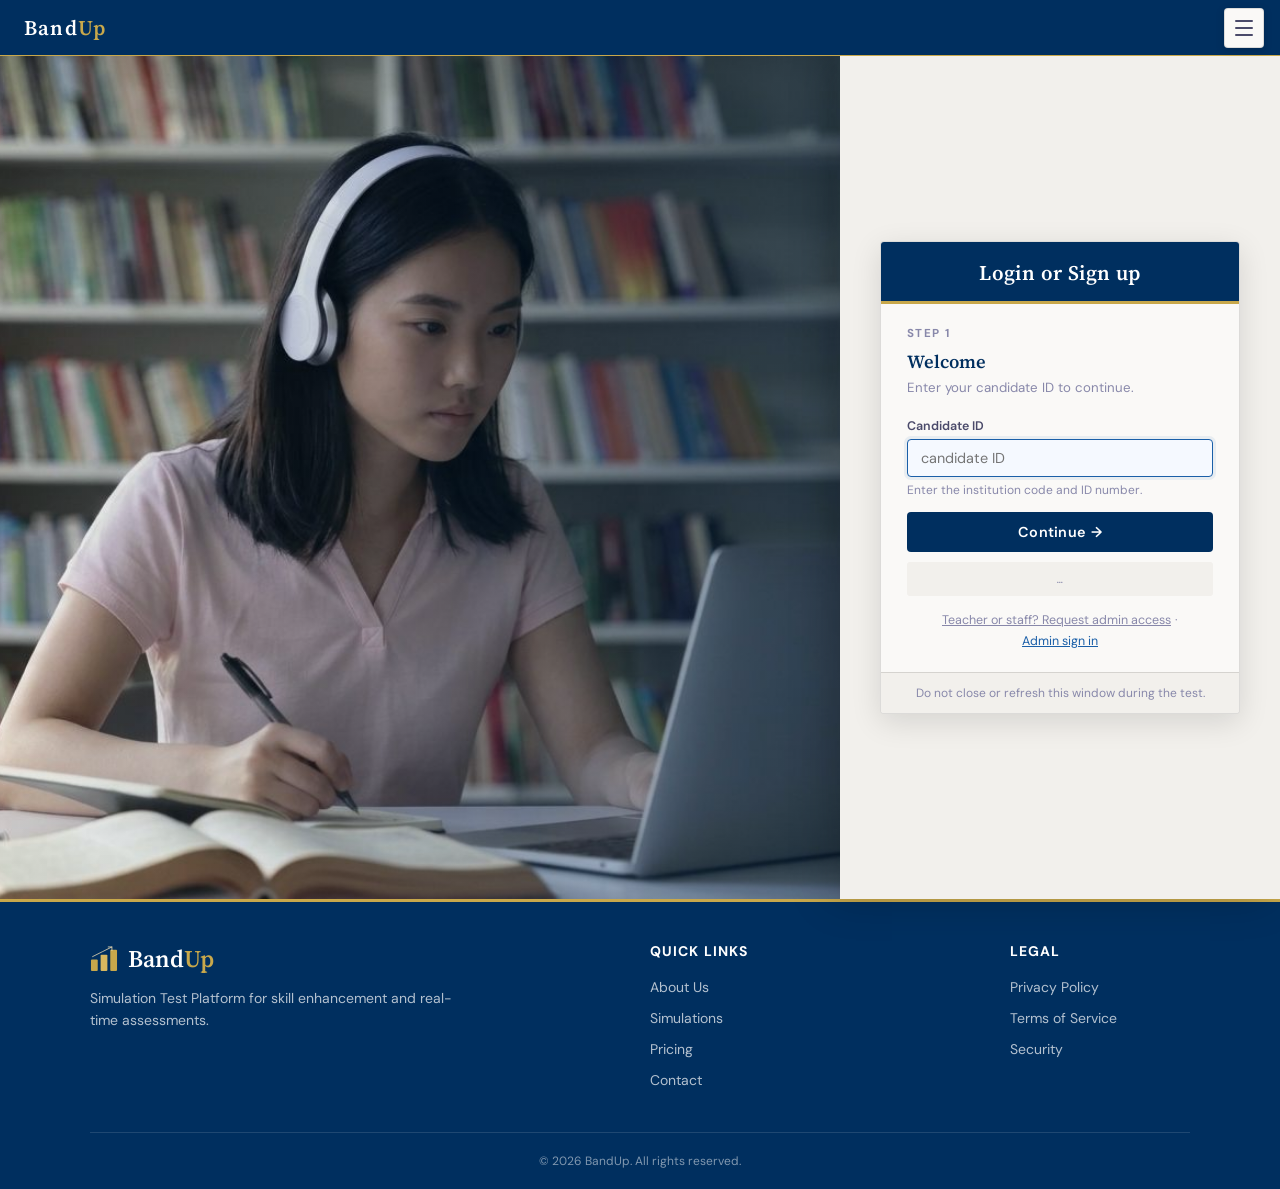
<file: index.html>
<!DOCTYPE html>
<html lang="en">
<head>
<meta charset="UTF-8">
<meta name="viewport" content="width=device-width, initial-scale=1.0">
<title>Sign In — BandUp</title>
<link rel="preconnect" href="https://fonts.googleapis.com">
<link href="https://fonts.googleapis.com/css2?family=Source+Serif+4:wght@300;400;600&family=DM+Sans:wght@400;500;600&display=swap" rel="stylesheet">
<style>
  *{box-sizing:border-box;margin:0;padding:0}
  html{font-size:100%;transition:font-size 0.08s linear}
  :root{
    --ink:#1a1a2e;--ink2:#4a4a6a;--ink3:#8888aa;
    --paper:#faf9f7;--paper2:#f2f0ec;--paper3:#e8e5df;
    --blue:#002f5f;--blue2:#1a5fa8;--gold:#c8a84b;
    --green:#2e7d4f;--red:#c0392b;--border:rgba(0,0,0,0.12);
    --input-bg:#fff;--input-bg-focus:#f5f9ff;
  }
  body.dark-mode{
    --ink:#e8e8f0;--ink2:#b8b8d0;--ink3:#8888aa;
    --paper:#1c1d2b;--paper2:#23243a;--paper3:#33344a;
    --blue:#1a5fa8;--blue2:#3a7fd8;--gold:#d8b85f;
    --green:#4caf6e;--red:#e05858;--border:rgba(255,255,255,0.12);
    --input-bg:#23243a;--input-bg-focus:#2a2c46;
  }

  /* STICKY HEADER */
  .hdr{position:sticky;top:0;z-index:50;background:var(--blue);color:#fff;height:56px;display:flex;align-items:center;justify-content:space-between;padding:0 24px;border-bottom:1px solid var(--gold)}
  .hdr-left{display:flex;align-items:center;gap:14px}
  .hdr-logo{display:flex;align-items:center;gap:10px;font-family:'Source Serif 4',serif;font-size:1.1rem;font-weight:600}
.hdr-name{font-family:'Source Serif 4',serif;font-size:1.3rem;font-weight:600;color:#fff;letter-spacing:0.06em}.hdr-name span{color:var(--gold)}

  /* BURGER MENU (accessibility settings) */
  .a11y-menu{position:fixed;top:8px;right:16px;z-index:60}
  .burger-btn{width:40px;height:40px;display:flex;flex-direction:column;align-items:center;justify-content:center;gap:5px;background:var(--paper);border:1px solid var(--border);border-radius:4px;cursor:pointer;box-shadow:0 2px 8px rgba(0,0,0,0.15)}
  .burger-btn:hover{background:var(--paper2)}
  .burger-btn span{display:block;width:18px;height:2px;background:var(--ink2);border-radius:2px;transition:transform 0.2s ease,opacity 0.2s ease}
  .burger-btn.open span:nth-child(1){transform:translateY(7px) rotate(45deg)}
  .burger-btn.open span:nth-child(2){opacity:0}
  .burger-btn.open span:nth-child(3){transform:translateY(-7px) rotate(-45deg)}
  .a11y-panel{position:absolute;top:48px;right:0;width:250px;background:var(--paper);border:1px solid var(--border);border-radius:4px;box-shadow:0 10px 30px rgba(0,0,0,0.25);padding:12px 14px;display:flex;flex-direction:column;gap:12px}
  .a11y-panel[hidden]{display:none}
  .a11y-row{display:flex;align-items:center;justify-content:space-between;gap:10px}
  .a11y-label{font-size:0.78rem;font-weight:600;color:var(--ink2)}
  .a11y-panel .fs-btn{background:var(--paper2);border:1px solid var(--border);color:var(--ink2)}
  .a11y-panel .fs-btn:hover{background:var(--paper3)}
  .font-size-ctrl{display:flex;gap:8px;align-items:center}
  .fs-icon{font-family:'DM Sans',sans-serif;font-weight:700;color:var(--ink2);line-height:1;user-select:none}
  .fs-icon-sm{font-size:0.68rem}
  .fs-icon-lg{font-size:1rem}
  .fs-slider{width:80px;height:4px;-webkit-appearance:none;appearance:none;background:var(--paper3);border-radius:2px;outline:none;cursor:pointer}
  .fs-slider::-webkit-slider-thumb{-webkit-appearance:none;appearance:none;width:14px;height:14px;border-radius:50%;background:var(--blue);cursor:pointer;border:2px solid #fff;box-shadow:0 1px 4px rgba(0,0,0,0.3)}
  .fs-slider::-moz-range-thumb{width:14px;height:14px;border-radius:50%;background:var(--blue);cursor:pointer;border:none;box-shadow:0 1px 4px rgba(0,0,0,0.3)}
  .fs-btn{padding:6px 12px;border-radius:3px;font-size:0.78rem;font-weight:700;cursor:pointer;font-family:'DM Sans',sans-serif;transition:all 0.15s;line-height:1}

  /* PAGE LAYOUT — picture left, login panel right */
  body{font-family:'DM Sans',sans-serif;margin:0;color:var(--ink);background:var(--paper);overflow-x:hidden}
  body.dark-mode{background-color:#15161f}

  .page{display:flex;min-height:calc(100vh - 57px)}
  .hero{
    flex:1;position:relative;
    background:url('img/login-page-img.jpg') center/cover no-repeat;
    background-color:var(--blue);
  }
  .hero::before{
    content:'';position:absolute;inset:0;pointer-events:none;
    background:linear-gradient(90deg,rgba(0,47,95,0.05) 0%,rgba(0,47,95,0.35) 100%);
  }

  .login-shell{
    position:relative;z-index:1;flex:0 0 440px;
    display:flex;align-items:center;justify-content:center;
    padding:24px;background:var(--paper2);
    box-shadow:-10px 0 40px rgba(0,0,0,0.2);
  }

  @media (max-width:800px){
    .page{flex-direction:column}
    .hero{display:none}
    .login-shell{flex:1 1 auto;box-shadow:none;padding:20px}
  }

  /* CARD (smaller) */
  .card{
    position:relative;width:100%;max-width:360px;min-height:0;
    max-height:calc(100vh - 57px - 48px);
    background:var(--paper);border:1px solid var(--border);border-radius:4px;
    box-shadow:0 8px 30px rgba(0,0,0,0.12);overflow:hidden;
    display:flex;flex-direction:column;
  }
  .card-header{background:var(--blue);padding:16px 26px 14px;text-align:center;border-bottom:3px solid var(--gold)}
  .brand-lockup{display:flex;align-items:center;justify-content:center;gap:10px;margin-bottom:4px}
  .card-logo-text{font-family:'Source Serif 4',serif;font-size:1.3rem;font-weight:600;color:#fff;letter-spacing:0.02em}
  .card-logo-text span{color:var(--gold)}
  .card-sub{font-size:0.7rem;color:rgba(255,255,255,0.55);letter-spacing:0.1em;text-transform:uppercase;font-weight:600}

  .card-body{padding:22px 26px;flex:1;overflow-y:auto;min-height:0}
  .step{animation:stepIn 0.32s cubic-bezier(0.16,1,0.3,1)}
  @keyframes stepIn{from{opacity:0;transform:translateY(10px) scale(0.99)}to{opacity:1;transform:translateY(0) scale(1)}}
  @keyframes popIn{from{opacity:0;transform:scale(0.96)}to{opacity:1;transform:scale(1)}}
  .card{animation:popIn 0.4s cubic-bezier(0.16,1,0.3,1)}

  .btn-primary{transition:transform 0.15s cubic-bezier(0.16,1,0.3,1),box-shadow 0.15s ease,background 0.15s ease}
  .btn-primary:hover{transform:translateY(-1px);box-shadow:0 6px 16px rgba(0,47,95,0.25)}
  .btn-primary:active{transform:translateY(0) scale(0.98)}
  .field input,.field select{transition:border-color 0.15s ease,box-shadow 0.15s ease,background-color 0.15s ease}
  .error-msg,.success-msg{transition:opacity 0.2s ease,transform 0.2s ease}
  .error-msg.show,.success-msg.show{animation:shake 0.35s ease}
  @keyframes shake{0%,100%{transform:translateX(0)}20%{transform:translateX(-4px)}40%{transform:translateX(4px)}60%{transform:translateX(-3px)}80%{transform:translateX(3px)}}
  .back-link{transition:transform 0.15s ease,color 0.15s ease}
  .back-link:hover{transform:translateX(-2px)}
  .spinner{transition:opacity 0.15s ease}

  body.no-animations, body.no-animations *, body.no-animations *::before, body.no-animations *::after{
    animation-duration:0.001s !important; animation-delay:0s !important;
    transition-duration:0.001s !important; transition-delay:0s !important;
  }

  .step-label{font-size:0.72rem;font-weight:700;letter-spacing:0.12em;text-transform:uppercase;color:var(--ink3);margin-bottom:8px}
  .step-title{font-family:'Source Serif 4',serif;font-size:1.15rem;font-weight:600;color:var(--blue);margin-bottom:4px}
  .step-desc{font-size:0.83rem;color:var(--ink3);margin-bottom:20px;line-height:1.5}
  .field{margin-bottom:14px}
  .field label{display:block;font-size:0.78rem;font-weight:600;color:var(--ink2);margin-bottom:5px}
  .field input,.field select{width:100%;padding:9px 13px;border:1px solid var(--paper3);border-radius:4px;font-family:'DM Sans',sans-serif;font-size:0.9rem;color:var(--ink);background:var(--input-bg,#fff)}
  .field input:focus,.field select:focus{outline:none;border-color:var(--blue2);background:var(--input-bg-focus,#f5f9ff);box-shadow:0 0 0 3px rgba(26,95,168,0.08)}
  .field input:disabled{background:var(--paper2);color:var(--ink3)}
  .field select{cursor:pointer}
  .row2{display:grid;grid-template-columns:1fr 1fr;gap:12px}
  .error-msg{font-size:0.78rem;color:var(--red);font-weight:600;margin-bottom:10px;display:none;padding:8px 12px;background:#fff5f5;border:1px solid #f5b8b8;border-radius:3px}
  .error-msg.show{display:block}
  .success-msg{font-size:0.78rem;color:var(--green);font-weight:600;margin-bottom:10px;display:none;padding:8px 12px;background:#f5fbf7;border:1px solid #a8dbb8;border-radius:3px}
  .success-msg.show{display:block}
  .btn-primary{width:100%;padding:11px;background:var(--blue);color:#fff;border:none;border-radius:4px;font-family:'DM Sans',sans-serif;font-size:0.9rem;font-weight:600;cursor:pointer;letter-spacing:0.02em;margin-top:6px;display:flex;align-items:center;justify-content:center;gap:8px}
  .btn-primary:hover{background:var(--blue2)}
  .btn-primary:disabled{background:var(--ink3);cursor:not-allowed;transform:none}
  .back-link{display:inline-flex;align-items:center;gap:6px;font-size:0.78rem;color:var(--ink3);cursor:pointer;margin-bottom:14px;background:none;border:none;font-family:'DM Sans',sans-serif;padding:0}
  .back-link:hover{color:var(--blue)}
  .back-link::before{content:'←'}
  .admin-badge{display:inline-block;margin-bottom:12px;background:rgba(200,168,75,0.12);border:1px solid rgba(200,168,75,0.35);color:#7a5f1a;border-radius:3px;padding:4px 12px;font-size:0.75rem;font-weight:700;letter-spacing:0.08em;text-transform:uppercase}
  .welcome-badge{background:#f0f5ff;border:1px solid #c0d0f0;border-radius:4px;padding:10px 14px;margin-bottom:16px;font-size:0.85rem;color:var(--blue)}
  .welcome-badge b{display:block;font-size:1rem;margin-bottom:2px}
  .footer-note{text-align:center;font-size:0.75rem;color:var(--ink3);padding:12px 26px;border-top:1px solid var(--border);background:var(--paper2)}
  .spinner{width:16px;height:16px;border:2px solid rgba(255,255,255,0.4);border-top-color:#fff;border-radius:50%;animation:spin 0.6s linear infinite;display:none}
  .spinner.show{display:block}
  @keyframes spin{to{transform:rotate(360deg)}}
  .pw-wrap{position:relative}
  .pw-toggle{position:absolute;right:12px;top:50%;transform:translateY(-50%);background:none;border:none;cursor:pointer;color:var(--ink3);font-size:0.8rem;padding:0}
  .pw-toggle:hover{color:var(--blue)}
  .pw-strength{height:3px;border-radius:2px;margin-top:5px;transition:all 0.3s;background:var(--paper3)}
  .pw-strength.weak{background:var(--red);width:33%}
  .pw-strength.fair{background:var(--gold);width:66%}
  .pw-strength.strong{background:var(--green);width:100%}
  .hidden{display:none!important}

  /* CONFIG WARNING */
  .config-warn{background:#fff9e6;border:1px solid #f5d87a;border-radius:4px;padding:12px 16px;margin-bottom:16px;font-size:0.82rem;color:#7a5f1a;line-height:1.6;display:none}
  .config-warn.show{display:block}

  /* SITE FOOTER — normal full-width block under the page */
  .site-footer{
    width:100%;
    background:var(--blue,#002f5f);
    color:rgba(255,255,255,0.85);
    border-top:3px solid var(--gold,#c8a84b);
    padding:40px 24px 20px;
    display:flex;flex-direction:column;align-items:center;
  }
  .footer-container{
    width:100%;max-width:1100px;margin:0 auto;
    display:flex;flex-direction:row;justify-content:space-between;align-items:flex-start;flex-wrap:wrap;gap:32px;
  }
  .footer-brand{flex:1 1 320px;max-width:380px}
  .footer-logo{
    display:flex;align-items:center;gap:10px;
    font-family:'Source Serif 4',serif;font-size:1.5rem;font-weight:600;color:#fff;margin-bottom:12px;
  }
  .footer-logo .gold-text{color:var(--gold,#c8a84b)}
  .footer-desc{font-size:0.875rem;line-height:1.6;color:rgba(255,255,255,0.7);margin:0}
  .footer-links{flex:0 1 180px}
  .footer-links h4{color:#fff;font-size:0.875rem;font-weight:700;margin:0 0 16px 0;letter-spacing:0.08em;text-transform:uppercase}
  .footer-links ul{list-style:none;padding:0;margin:0}
  .footer-links li{margin-bottom:10px}
  .footer-links a{color:rgba(255,255,255,0.7);text-decoration:none;font-size:0.875rem;transition:color 0.2s ease}
  .footer-links a:hover{color:var(--gold,#c8a84b)}
  .footer-bottom{
    width:100%;max-width:1100px;margin:32px auto 0;padding-top:20px;
    border-top:1px solid rgba(255,255,255,0.12);
    text-align:center;font-size:0.75rem;color:rgba(255,255,255,0.5);
  }
  @media (max-width:600px){
    .footer-container{flex-direction:column;gap:24px}
    .footer-brand,.footer-links{flex:1 1 auto;max-width:none}
  }
</style>
</head>
<body>

<div class="hdr">
  <div class="hdr-name">Band<span>Up</span></div>
</div>

<div class="a11y-menu" id="a11y-menu">
  <button class="burger-btn" id="burger-btn" onclick="toggleA11yMenu()" aria-label="Display settings" aria-expanded="false" aria-controls="a11y-panel">
    <span></span><span></span><span></span>
  </button>
  <div class="a11y-panel" id="a11y-panel" hidden>
    <div class="a11y-row">
      <span class="a11y-label">Text size</span>
      <div class="font-size-ctrl" title="Adjust text size">
        <span class="fs-icon fs-icon-sm">A</span>
        <input type="range" class="fs-slider" id="fs-slider" min="85" max="145" step="1" value="100"
               oninput="setFontSize(this.value)" aria-label="Text size">
        <span class="fs-icon fs-icon-lg">A</span>
      </div>
    </div>
    <div class="a11y-row">
      <span class="a11y-label">Dark mode</span>
      <button class="fs-btn" id="dark-mode-toggle" onclick="toggleDarkMode()" title="Toggle dark mode">🌙</button>
    </div>
    <div class="a11y-row">
      <span class="a11y-label">Animations</span>
      <button class="fs-btn" id="anim-toggle" onclick="toggleAnimations()" title="Toggle animations">✨</button>
    </div>
  </div>
</div>

<div class="page">
  <div class="hero" aria-hidden="true"></div>

  <div class="login-shell">
    <div class="card">
      <div class="card-header">
        <div class="card-logo-text">Login or Sign up</div>
      </div>

      <div class="card-body">

        <!-- STEP 0: Setup warning if Supabase is not configured -->
        <div id="setup-warn" class="config-warn">
          ⚠️ <b>Supabase not configured.</b> Open <code>bandup-api.js</code> in a text editor and set <code>SUPABASE_URL</code> and <code>SUPABASE_ANON_KEY</code>. See <code>README_SUPABASE.md</code>.
        </div>

        <!-- STEP 1: Candidate Number -->
        <div id="step1" class="step">
          <div class="step-label">Step 1</div>
          <div class="step-title">Welcome</div>
          <div class="step-desc">Enter your candidate ID to continue.</div>
          <div class="field">
            <label for="candidateNum">Candidate ID</label>
            <input type="text" id="candidateNum" placeholder="candidate ID" autofocus oninput="this.value=this.value.toUpperCase()">
            <div style="font-size:0.75rem;color:var(--ink3);margin-top:5px">Enter the institution code and ID number.</div>
          </div>
          <div class="error-msg" id="err1"></div>
          <button class="btn-primary" id="btn1" onclick="handleStep1()">
            <span id="btn1-txt">Continue →</span>
            <div class="spinner" id="spin1"></div>
          </button>
          <div style="font-size:0.75rem;font-style:italic;color:var(--ink3);text-align:center;margin-top:10px;padding:8px;background:var(--paper2);border-radius:3px;line-height:1.5">...</div>
          <div style="text-align:center;margin-top:12px">
            <button onclick="goTo('step1','step-admin-request')" style="background:none;border:none;color:var(--ink3);font-size:0.78rem;cursor:pointer;font-family:'DM Sans',sans-serif;text-decoration:underline">
              Teacher or staff? Request admin access
            </button>
            <span style="color:var(--ink3);font-size:0.78rem"> · </span>
            <button onclick="openAdminStep('sub','')" style="background:none;border:none;color:var(--blue2);font-size:0.78rem;cursor:pointer;font-family:'DM Sans',sans-serif;text-decoration:underline">
              Admin sign in
            </button>
          </div>
        </div>

        <!-- STEP ADMIN -->
        <div id="step-admin" class="step hidden">
          <button class="back-link" onclick="goTo('step-admin','step1')">Back</button>
          <div class="admin-badge">Admin Access</div>
          <div class="step-title">Administrator Login</div>
          <div class="step-desc" id="adminStepDesc">Enter admin password to access the control panel.</div>
          <div class="field hidden" id="adminEmailWrap">
            <label for="adminEmail">Admin Email</label>
            <input type="email" id="adminEmail" placeholder="name@email.com" autocomplete="username">
          </div>
          <div class="field">
            <label for="adminPass">Password</label>
            <input type="password" id="adminPass" placeholder="Enter password">
          </div>
          <div class="error-msg" id="err-admin"></div>
          <button class="btn-primary" onclick="verifyAdmin()">Sign In →</button>
          <div style="text-align:center;margin-top:12px">
            <button onclick="goTo('step-admin','step-admin-request')" style="background:none;border:none;color:var(--blue2);font-size:0.8rem;cursor:pointer;font-family:'DM Sans',sans-serif;text-decoration:underline">
              No account yet? Request admin access
            </button>
          </div>
        </div>

        <!-- STEP: REQUEST ADMIN ACCESS -->
        <div id="step-admin-request" class="step hidden">
          <button class="back-link" onclick="goTo('step-admin-request','step1')">Back</button>
          <div class="admin-badge">Admin Access</div>
          <div class="step-title">Request Admin Access</div>
          <div class="step-desc">Send a request to the Owner. You can sign in once it is approved, and you will only see the sections the Owner gives you.</div>
          <div class="field">
            <label for="adminReqName">Full Name</label>
            <input type="text" id="adminReqName" placeholder="e.g. Maria Santos" autocomplete="name">
          </div>
          <div class="field">
            <label for="adminReqEmail">Email Address</label>
            <input type="email" id="adminReqEmail" placeholder="name@email.com" autocomplete="email">
          </div>
          <div class="field">
            <label for="adminReqPass">Create Password</label>
            <div class="pw-wrap">
              <input type="password" id="adminReqPass" placeholder="At least 8 characters" autocomplete="new-password">
              <button class="pw-toggle" onclick="togglePw('adminReqPass',this)" type="button">Show</button>
            </div>
          </div>
          <div class="field">
            <label for="adminReqConfirm">Confirm Password</label>
            <div class="pw-wrap">
              <input type="password" id="adminReqConfirm" placeholder="Re-enter password" autocomplete="new-password">
              <button class="pw-toggle" onclick="togglePw('adminReqConfirm',this)" type="button">Show</button>
            </div>
          </div>
          <div class="error-msg" id="err-adminreq"></div>
          <div class="success-msg" id="suc-adminreq"></div>
          <button class="btn-primary" id="btn-adminreq" onclick="handleAdminRequest()">
            <span id="btn-adminreq-txt">Send Request →</span>
            <div class="spinner" id="spin-adminreq"></div>
          </button>
        </div>

        <!-- STEP 2a: RETURNING candidate — password login -->
        <div id="step-login" class="step hidden">
          <button class="back-link" onclick="goTo('step-login','step1')">Back</button>
          <div class="step-label">Welcome Back</div>
          <div class="welcome-badge" id="welcome-badge">
            <b id="welcome-name">Loading...</b>
            <span id="welcome-id" style="color:var(--ink3);font-size:0.78rem"></span>
          </div>
          <div class="step-desc">Enter your password to continue.</div>
          <div class="field">
            <label for="loginPass">Password</label>
            <div class="pw-wrap">
              <input type="password" id="loginPass" placeholder="Enter your password">
              <button class="pw-toggle" onclick="togglePw('loginPass',this)" type="button">Show</button>
            </div>
          </div>
          <div class="error-msg" id="err-login"></div>
          <button class="btn-primary" id="btn-login" onclick="handleLogin()">
            <span id="btn-login-txt">Sign In →</span>
            <div class="spinner" id="spin-login"></div>
          </button>
          <div style="text-align:center;margin-top:12px">
            <button onclick="goForgotPassword()" style="background:none;border:none;color:var(--blue2);font-size:0.8rem;cursor:pointer;font-family:'DM Sans',sans-serif;text-decoration:underline">
              Forgot password?
            </button>
          </div>
        </div>

        <!-- STEP 2b: NEW candidate — fill details + create password -->
        <div id="step-register" class="step hidden">
          <button class="back-link" onclick="goTo('step-register','step1')">Back</button>
          <div class="step-label">New Candidate — Registration</div>
          <div class="step-title">Personal Details</div>
          <div class="step-desc">Fill in your details and create a password. You'll use these to log in next time.</div>
          <div class="field">
            <label>Candidate Number</label>
            <input type="text" id="disp-id" disabled>
          </div>
          <div class="field">
            <label for="fullName">Full Name</label>
            <input type="text" id="fullName" placeholder="e.g. Santos, Maria">
          </div>
          <div class="row2">
            <div class="field">
              <label for="dob">Date of Birth</label>
              <input type="date" id="dob">
            </div>
            <div class="field">
              <label for="gender">Gender</label>
              <select id="gender">
                <option value="">Select...</option>
                <option>Male</option><option>Female</option>
                <option>Prefer not to say</option>
              </select>
            </div>
          </div>
          <div class="field">
            <label for="nationality">Nationality</label>
            <select id="nationality"><option value="">Select country...</option></select>
          </div>
          <div class="field">
            <label for="regEmail">Email Address</label>
            <input type="email" id="regEmail" placeholder="e.g. maria@gmail.com">
          </div>
          <div class="field">
            <label for="newPass">Create Password</label>
            <div class="pw-wrap">
              <input type="password" id="newPass" placeholder="At least 6 characters" oninput="checkStrength(this)">
              <button class="pw-toggle" onclick="togglePw('newPass',this)" type="button">Show</button>
            </div>
            <div class="pw-strength" id="pw-strength"></div>
          </div>
          <div class="field">
            <label for="confirmPass">Confirm Password</label>
            <div class="pw-wrap">
              <input type="password" id="confirmPass" placeholder="Re-enter password">
              <button class="pw-toggle" onclick="togglePw('confirmPass',this)" type="button">Show</button>
            </div>
          </div>
          <div class="field">
            <label for="regCourse">Course / Test Type</label>
            <select id="regCourse">
              <option value="IELTS">IELTS</option>
              <option value="TOEIC">TOEIC</option>
              <option value="TOEFL">TOEFL</option>
              <option value="ESL">ESL</option>
            </select>
            <div style="font-size:0.75rem;color:var(--ink3,#8888aa);margin-top:4px">This locks which tests you can take. Ask the admin if this needs to change later.</div>
          </div>
          <div class="error-msg" id="err-register"></div>
          <div class="success-msg" id="suc-register"></div>
          <button class="btn-primary" id="btn-register" onclick="handleRegisterSendOTP()">
            <span id="btn-register-txt">Proceed →</span>
            <div class="spinner" id="spin-register"></div>
          </button>
          <div style="text-align:center;margin-top:12px">
            <button onclick="switchToLogin()" style="background:none;border:none;color:var(--blue2);font-size:0.8rem;cursor:pointer;font-family:'DM Sans',sans-serif;text-decoration:underline">
              Already registered? Enter password instead
            </button>
          </div>
        </div>

        <!-- STEP OTP VERIFY (Registration) -->
        <div id="step-otp-reg" class="step hidden">
          <button class="back-link" onclick="goTo('step-otp-reg','step-register')">Back</button>
          <div class="step-label">Step 3 — Email Verification</div>
          <div class="step-title">Check Your Email</div>
          <div class="step-desc" id="otp-reg-desc">We sent a 6-digit code to your email. Enter it below to complete registration.</div>
          <div class="field">
            <label for="otpRegInput">Verification Code</label>
            <input type="text" id="otpRegInput" placeholder="" maxlength="6" autocomplete="one-time-code" style="letter-spacing:0.18em;font-size:1.1rem;text-align:center">
          </div>
          <div class="error-msg" id="err-otp-reg"></div>
          <div class="success-msg" id="suc-otp-reg"></div>
          <button class="btn-primary" id="btn-otp-reg" onclick="handleVerifyOTPReg()">
            <span id="btn-otp-reg-txt">Verify & Register →</span>
            <div class="spinner" id="spin-otp-reg"></div>
          </button>
          <div style="text-align:center;margin-top:12px">
            <button onclick="resendOTPReg()" id="btn-resend-reg" style="background:none;border:none;color:var(--blue2);font-size:0.8rem;cursor:pointer;font-family:'DM Sans',sans-serif;text-decoration:underline">
              Resend code
            </button>
          </div>
        </div>

        <!-- STEP: FORGOT PASSWORD — enter email -->
        <div id="step-forgot" class="step hidden">
          <button class="back-link" onclick="goTo('step-forgot','step-login')">Back</button>
          <div class="step-label">Password Reset</div>
          <div class="step-title">Forgot Password?</div>
          <div class="step-desc">Enter the email address linked to your account. We'll send a reset code.</div>
          <div class="field">
            <label for="forgotEmail">Email Address</label>
            <input type="email" id="forgotEmail" placeholder="e.g. maria@gmail.com">
          </div>
          <div class="error-msg" id="err-forgot"></div>
          <div class="success-msg" id="suc-forgot"></div>
          <button class="btn-primary" id="btn-forgot" onclick="handleForgotPassword()">
            <span id="btn-forgot-txt">Send Reset Code →</span>
            <div class="spinner" id="spin-forgot"></div>
          </button>
        </div>

        <!-- STEP: FORGOT PASSWORD — enter OTP + new password -->
        <div id="step-reset" class="step hidden">
          <button class="back-link" onclick="goTo('step-reset','step-forgot')">Back</button>
          <div class="step-label">Password Reset — Step 2</div>
          <div class="step-title">Reset Password</div>
          <div class="step-desc" id="reset-desc">Enter the 6-digit code sent to your email, then set a new password.</div>
          <div class="field">
            <label for="resetOTPInput">Verification Code</label>
            <input type="text" id="resetOTPInput" placeholder="e.g. 847291" maxlength="6" autocomplete="one-time-code" style="letter-spacing:0.18em;font-size:1.1rem;text-align:center">
          </div>
          <div class="field">
            <label for="resetNewPass">New Password</label>
            <div class="pw-wrap">
              <input type="password" id="resetNewPass" placeholder="At least 6 characters" oninput="checkStrengthById('resetNewPass','pw-strength-reset')">
              <button class="pw-toggle" onclick="togglePw('resetNewPass',this)" type="button">Show</button>
            </div>
            <div class="pw-strength" id="pw-strength-reset"></div>
          </div>
          <div class="field">
            <label for="resetConfirmPass">Confirm New Password</label>
            <div class="pw-wrap">
              <input type="password" id="resetConfirmPass" placeholder="Re-enter new password">
              <button class="pw-toggle" onclick="togglePw('resetConfirmPass',this)" type="button">Show</button>
            </div>
          </div>
          <div class="error-msg" id="err-reset"></div>
          <div class="success-msg" id="suc-reset"></div>
          <button class="btn-primary" id="btn-reset" onclick="handleResetPassword()">
            <span id="btn-reset-txt">Reset Password →</span>
            <div class="spinner" id="spin-reset"></div>
          </button>
        </div>

      </div>
      <div class="footer-note">Do not close or refresh this window during the test.</div>
    </div>
  </div><!-- /login-shell -->
</div><!-- /page -->

<footer class="site-footer">
  <div class="footer-container">
    <!-- Brand Info Section -->
    <div class="footer-brand">
      <div class="footer-logo">
        <svg width="28" height="28" viewBox="0 0 290 270" role="img" aria-label="BandUp">
          <rect x="10" y="140" width="70" height="120" rx="10" fill="#c8a84b"/>
          <rect x="110" y="90" width="70" height="170" rx="10" fill="#d8b85f"/>
          <rect x="210" y="40" width="70" height="220" rx="10" fill="#c8a84b"/>
          <path d="M27 110 L127 60 L227 10" fill="none" stroke="#f2e2b8" stroke-width="8" stroke-linecap="round" stroke-linejoin="round"/>
          <path d="M189 10 L227 10 L227 48" fill="none" stroke="#f2e2b8" stroke-width="8" stroke-linecap="round" stroke-linejoin="round"/>
        </svg>
        <span>Band<span class="gold-text">Up</span></span>
      </div>
      <p class="footer-desc">Simulation Test Platform for skill enhancement and real-time assessments.</p>
    </div>

    <!-- Quick Links -->
    <div class="footer-links">
      <h4>Quick Links</h4>
      <ul>
        <li><a href="#about">About Us</a></li>
        <li><a href="#simulations">Simulations</a></li>
        <li><a href="#pricing">Pricing</a></li>
        <li><a href="#contact">Contact</a></li>
      </ul>
    </div>

    <!-- Legal Links -->
    <div class="footer-links">
      <h4>Legal</h4>
      <ul>
        <li><a href="#privacy">Privacy Policy</a></li>
        <li><a href="#terms">Terms of Service</a></li>
        <li><a href="#security">Security</a></li>
      </ul>
    </div>
  </div>

  <!-- Copyright Bar -->
  <div class="footer-bottom">
    <p>&copy; 2026 BandUp. All rights reserved.</p>
  </div>
</footer>

<script src="bandup-api.js"></script>
<script>
const COUNTRIES = ["Afghanistan","Albania","Algeria","Andorra","Angola","Antigua and Barbuda","Argentina","Armenia","Australia","Austria","Azerbaijan","Bahamas","Bahrain","Bangladesh","Barbados","Belarus","Belgium","Belize","Benin","Bhutan","Bolivia","Bosnia and Herzegovina","Botswana","Brazil","Brunei","Bulgaria","Burkina Faso","Burundi","Cabo Verde","Cambodia","Cameroon","Canada","Central African Republic","Chad","Chile","China","Colombia","Comoros","Congo","Costa Rica","Croatia","Cuba","Cyprus","Czech Republic","Denmark","Djibouti","Dominica","Dominican Republic","Ecuador","Egypt","El Salvador","Equatorial Guinea","Eritrea","Estonia","Eswatini","Ethiopia","Fiji","Finland","France","Gabon","Gambia","Georgia","Germany","Ghana","Greece","Grenada","Guatemala","Guinea","Guinea-Bissau","Guyana","Haiti","Honduras","Hungary","Iceland","India","Indonesia","Iran","Iraq","Ireland","Israel","Italy","Jamaica","Japan","Jordan","Kazakhstan","Kenya","Kiribati","Kuwait","Kyrgyzstan","Laos","Latvia","Lebanon","Lesotho","Liberia","Libya","Liechtenstein","Lithuania","Luxembourg","Madagascar","Malawi","Malaysia","Maldives","Mali","Malta","Marshall Islands","Mauritania","Mauritius","Mexico","Micronesia","Moldova","Monaco","Mongolia","Montenegro","Morocco","Mozambique","Myanmar","Namibia","Nauru","Nepal","Netherlands","New Zealand","Nicaragua","Niger","Nigeria","North Korea","North Macedonia","Norway","Oman","Pakistan","Palau","Palestine","Panama","Papua New Guinea","Paraguay","Peru","Philippines","Poland","Portugal","Qatar","Romania","Russia","Rwanda","Saint Kitts and Nevis","Saint Lucia","Saint Vincent and the Grenadines","Samoa","San Marino","Sao Tome and Principe","Saudi Arabia","Senegal","Serbia","Seychelles","Sierra Leone","Singapore","Slovakia","Slovenia","Solomon Islands","Somalia","South Africa","South Korea","South Sudan","Spain","Sri Lanka","Sudan","Suriname","Sweden","Switzerland","Syria","Taiwan","Tajikistan","Tanzania","Thailand","Timor-Leste","Togo","Tonga","Trinidad and Tobago","Tunisia","Turkey","Turkmenistan","Tuvalu","Uganda","Ukraine","United Arab Emirates","United Kingdom","United States","Uruguay","Uzbekistan","Vanuatu","Vatican City","Venezuela","Vietnam","Yemen","Zambia","Zimbabwe"];

const FONT_SCALE_MIN = 85, FONT_SCALE_MAX = 145;
let fontScalePct = 100;

function initAccessibilityPrefs() {
  const savedScale = parseInt(localStorage.getItem('ielts_font_scale'));
  if (!isNaN(savedScale) && savedScale >= FONT_SCALE_MIN && savedScale <= FONT_SCALE_MAX) {
    fontScalePct = savedScale;
  }
  applyFontScale();
  const slider = document.getElementById('fs-slider');
  if (slider) slider.value = fontScalePct;
  const darkOn = localStorage.getItem('ielts_dark_mode') === '1';
  if (darkOn) {
    document.body.classList.add('dark-mode');
    const btn = document.getElementById('dark-mode-toggle');
    if (btn) btn.textContent = '☀️';
  }
  const animsOff = localStorage.getItem('ielts_animations_off') === '1';
  if (animsOff) {
    document.body.classList.add('no-animations');
    const ab = document.getElementById('anim-toggle');
    if (ab) { ab.textContent = '⏸'; ab.title = 'Animations off — click to turn on'; }
  }
}
function applyFontScale() {
  document.documentElement.style.fontSize = fontScalePct + '%';
  localStorage.setItem('ielts_font_scale', fontScalePct);
}
function setFontSize(pct) {
  const val = parseInt(pct, 10);
  if (isNaN(val) || val < FONT_SCALE_MIN || val > FONT_SCALE_MAX) return;
  fontScalePct = val;
  applyFontScale();
}
function toggleAnimations() {
  const isOff = document.body.classList.toggle('no-animations');
  localStorage.setItem('ielts_animations_off', isOff ? '1' : '0');
  const btn = document.getElementById('anim-toggle');
  if (btn) { btn.textContent = isOff ? '⏸' : '✨'; btn.title = isOff ? 'Animations off — click to turn on' : 'Toggle animations'; }
}
function toggleDarkMode() {
  const isDark = document.body.classList.toggle('dark-mode');
  localStorage.setItem('ielts_dark_mode', isDark ? '1' : '0');
  const btn = document.getElementById('dark-mode-toggle');
  if (btn) btn.textContent = isDark ? '☀️' : '🌙';
}

function toggleA11yMenu(forceOpen) {
  const panel = document.getElementById('a11y-panel');
  const btn = document.getElementById('burger-btn');
  const open = typeof forceOpen === 'boolean' ? forceOpen : panel.hidden;
  panel.hidden = !open;
  btn.classList.toggle('open', open);
  btn.setAttribute('aria-expanded', open ? 'true' : 'false');
}
document.addEventListener('click', e => {
  const menu = document.getElementById('a11y-menu');
  if (menu && !menu.contains(e.target)) toggleA11yMenu(false);
});
document.addEventListener('keydown', e => {
  if (e.key === 'Escape') toggleA11yMenu(false);
});

window.onload = () => {
  initAccessibilityPrefs();
  const sel = document.getElementById('nationality');
  COUNTRIES.forEach(c => { const o=document.createElement('option'); o.value=c; o.textContent=c; sel.appendChild(o); });
  if (typeof SUPABASE_URL === 'undefined' || /YOUR-PROJECT-REF/.test(SUPABASE_URL)) {
    document.getElementById('setup-warn').classList.add('show');
  }
  setTimeout(() => { const first = document.getElementById('candidateNum'); if (first) first.focus(); }, 150);
};

function goTo(hideId, showId) {
  document.getElementById(hideId).classList.add('hidden');
  document.getElementById(showId).classList.remove('hidden');
}
function showErr(id, msg) { const el=document.getElementById(id); el.textContent=msg; el.classList.add('show'); }
function hideErr(id) { document.getElementById(id).classList.remove('show'); }
function showSuc(id, msg) { const el=document.getElementById(id); el.textContent=msg; el.classList.add('show'); }
function setLoading(btnId, spinId, txtId, loading, label='Continue →') {
  document.getElementById(btnId).disabled = loading;
  document.getElementById(spinId).classList.toggle('show', loading);
  document.getElementById(txtId).textContent = loading ? 'Please wait...' : label;
}
function togglePw(inputId, btn) {
  const inp = document.getElementById(inputId);
  const show = inp.type === 'password';
  inp.type = show ? 'text' : 'password';
  btn.textContent = show ? 'Hide' : 'Show';
}
function checkStrength(inp) {
  const v = inp.value;
  const bar = document.getElementById('pw-strength');
  if (!v) { bar.className='pw-strength'; return; }
  if (v.length < 6) bar.className='pw-strength weak';
  else if (v.length < 10 || !/[0-9]/.test(v)) bar.className='pw-strength fair';
  else bar.className='pw-strength strong';
}

async function handleStep1() {
  let id = document.getElementById('candidateNum').value.trim().toUpperCase();
  hideErr('err1');
  if (!id) { showErr('err1','Please enter your candidate number.'); return; }

  if (id.toLowerCase() === 'superadmin') { openAdminStep('owner'); return; }
  if (id.includes('@'))                  { openAdminStep('sub', id.toLowerCase()); return; }

  if (!/^[A-Z]{3}-\d{5}$/.test(id)) {
    showErr('err1','Candidate ID is not valid. Please contact administrator for further assistance.');
    return;
  }
  document.getElementById('candidateNum').value = id;
  setLoading('btn1','spin1','btn1-txt',true);

  try {
    const data = await callSheets({ action:'checkCandidate', candidateID: id });
    if (data.exists) {
      document.getElementById('welcome-name').textContent = data.name;
      document.getElementById('welcome-id').textContent = 'ID: ' + id;
      sessionStorage.setItem('pendingID', id);
      sessionStorage.setItem('pendingName', data.name);
      goTo('step1','step-login');
      setTimeout(()=>document.getElementById('loginPass').focus(),50);
    } else {
      sessionStorage.setItem('pendingID', id);
      document.getElementById('disp-id').value = id;
      goTo('step1','step-register');
      setTimeout(()=>document.getElementById('fullName').focus(),50);
    }
  } catch(e) {
    sessionStorage.setItem('pendingID', id);
    document.getElementById('disp-id').value = id;
    showErr('err1','⚠️ Could not verify ID — proceeding to registration.');
    setTimeout(()=>{
      hideErr('err1');
      goTo('step1','step-register');
      setTimeout(()=>document.getElementById('fullName').focus(),50);
    }, 2000);
  } finally {
    setLoading('btn1','spin1','btn1-txt',false,'Continue →');
  }
}

function switchToLogin() {
  const id = sessionStorage.getItem('pendingID') || '';
  const name = document.getElementById('fullName').value.trim() || id;
  document.getElementById('welcome-name').textContent = name;
  document.getElementById('welcome-id').textContent = 'ID: ' + id;
  goTo('step-register', 'step-login');
  setTimeout(()=>document.getElementById('loginPass').focus(), 50);
}

let adminMode = 'owner';
function openAdminStep(mode, email) {
  adminMode = mode;
  const sub = mode === 'sub';
  document.getElementById('adminEmailWrap').classList.toggle('hidden', !sub);
  document.getElementById('adminStepDesc').textContent = sub
    ? 'Sign in with your admin email and password.'
    : 'Enter admin password to access the control panel.';
  if (sub) document.getElementById('adminEmail').value = email || '';
  hideErr('err-admin');
  goTo('step1','step-admin');
  setTimeout(()=>document.getElementById('adminPass').focus(),50);
}

async function handleAdminRequest() {
  const name    = document.getElementById('adminReqName').value.trim();
  const email   = document.getElementById('adminReqEmail').value.trim().toLowerCase();
  const pass    = document.getElementById('adminReqPass').value;
  const confirm = document.getElementById('adminReqConfirm').value;
  hideErr('err-adminreq');
  if (!name)                                   { showErr('err-adminreq','Please enter your full name.'); return; }
  if (!/^[^\s@]+@[^\s@]+\.[^\s@]+$/.test(email)) { showErr('err-adminreq','Please enter a valid email address.'); return; }
  if (pass.length < 8)                         { showErr('err-adminreq','Password must be at least 8 characters.'); return; }
  if (pass !== confirm)                        { showErr('err-adminreq','Passwords do not match.'); return; }

  setLoading('btn-adminreq','spin-adminreq','btn-adminreq-txt',true,'Send Request →');
  try {
    const data = await callSheets({ action:'registerAdmin', fullName:name, email, password:pass });
    if (data.success) {
      showSuc('suc-adminreq', '✅ ' + (data.message || 'Request sent!'));
      document.getElementById('btn-adminreq').style.display = 'none';
      ['adminReqName','adminReqEmail','adminReqPass','adminReqConfirm'].forEach(id => document.getElementById(id).value = '');
      setTimeout(()=>{
        goTo('step-admin-request','step1');
        document.getElementById('btn-adminreq').style.display = '';
        document.getElementById('suc-adminreq').classList.remove('show');
        document.getElementById('candidateNum').value = '';
      }, 4500);
    } else {
      showErr('err-adminreq', data.message || 'Could not send the request.');
    }
  } catch(e) {
    showErr('err-adminreq','Cannot connect to server.');
  } finally {
    setLoading('btn-adminreq','spin-adminreq','btn-adminreq-txt',false,'Send Request →');
  }
}

async function verifyAdmin() {
  const pass = document.getElementById('adminPass').value;
  const subEmail = document.getElementById('adminEmail').value.trim().toLowerCase();
  hideErr('err-admin');
  if (adminMode === 'sub' && !subEmail) { showErr('err-admin','Please enter your admin email.'); return; }
  if (!pass) { showErr('err-admin','Please enter a password.'); return; }

  const btn = document.querySelector('#step-admin .btn-primary');
  if (btn) { btn.disabled = true; btn.textContent = 'Verifying...'; }

  try {
    const data = adminMode === 'sub'
      ? await callSheets({ action:'adminLogin', email: subEmail, password: pass })
      : await callSheets({ action:'verifyAdmin', password: pass });
    if (data.success) {
      const sub = adminMode === 'sub' && data.admin;
      sessionStorage.setItem('adminToken', data.adminToken || '');
      sessionStorage.setItem('userRole','Admin');
      sessionStorage.setItem('adminRole', sub ? 'SubAdmin' : 'Owner');
      sessionStorage.setItem('adminName', sub ? (data.admin.fullName || '') : 'Owner');
      sessionStorage.setItem('adminPerms', JSON.stringify(sub ? (data.admin.permissions || []) : []));
      sessionStorage.setItem('candidateName', sub ? (data.admin.fullName || 'ADMIN') : 'SYSTEM ADMIN');
      sessionStorage.setItem('candidateID','000000');
      window.location.href = 'admin.html';
    } else {
      showErr('err-admin', data.message || 'Incorrect password.');
      document.getElementById('adminPass').value='';
      document.getElementById('adminPass').focus();
    }
  } catch(e) {
    showErr('err-admin','Cannot connect to server.');
  } finally {
    if (btn) { btn.disabled = false; btn.textContent = 'Sign In →'; }
  }
}

async function handleLogin() {
  const id   = sessionStorage.getItem('pendingID');
  const pass = document.getElementById('loginPass').value;
  hideErr('err-login');
  if (!pass) { showErr('err-login','Please enter your password.'); return; }

  setLoading('btn-login','spin-login','btn-login-txt',true,'Sign In →');
  try {
    const data = await callSheets({ action:'loginCandidate', candidateID:id, password:pass });
    if (data.success) {
      sessionStorage.removeItem('adminToken');
      sessionStorage.setItem('userRole','Candidate');
      sessionStorage.setItem('candidateName', data.fullName);
      sessionStorage.setItem('candidateID',   data.candidateID);
      sessionStorage.setItem('candidateData', JSON.stringify(data));
      window.location.href = 'profile.html';
    } else {
      showErr('err-login', data.message || 'Login failed.');
    }
  } catch(e) {
    showErr('err-login','Cannot connect to server.');
  } finally {
    setLoading('btn-login','spin-login','btn-login-txt',false,'Sign In →');
  }
}

async function handleRegisterSendOTP() {
  const id      = sessionStorage.getItem('pendingID');
  const name    = document.getElementById('fullName').value.trim();
  const dob     = document.getElementById('dob').value;
  const gender  = document.getElementById('gender').value;
  const nat     = document.getElementById('nationality').value;
  const course  = document.getElementById('regCourse').value;
  const email   = document.getElementById('regEmail').value.trim();
  const pass    = document.getElementById('newPass').value;
  const confirm = document.getElementById('confirmPass').value;

  hideErr('err-register');
  if (!name||!dob||!gender||!nat)      { showErr('err-register','Please fill in all fields.'); return; }
  if (!email || !email.includes('@'))  { showErr('err-register','Please enter a valid email address.'); return; }
  if (pass.length < 6)                 { showErr('err-register','Password must be at least 6 characters.'); return; }
  if (pass !== confirm)                { showErr('err-register','Passwords do not match.'); return; }

  setLoading('btn-register','spin-register','btn-register-txt',true,'Send Verification Code →');
  try {
    const data = await callSheets({ action: 'sendOTP', email, purpose: 'register', candidateID: id });
    if (data.success) {
      sessionStorage.setItem('pendingEmail', email);
      sessionStorage.setItem('pendingName', name);
      sessionStorage.setItem('pendingDOB', dob);
      sessionStorage.setItem('pendingGender', gender);
      sessionStorage.setItem('pendingNat', nat);
      sessionStorage.setItem('pendingCourse', course);
      sessionStorage.setItem('pendingPass', pass);

      document.getElementById('otp-reg-desc').textContent = 'We sent a 6-digit code to ' + email + '. Enter it below to complete registration.';
      goTo('step-register','step-otp-reg');
      setTimeout(()=>document.getElementById('otpRegInput').focus(),50);
    } else {
      showErr('err-register', data.message || 'Could not send verification code.');
    }
  } catch(e) {
    showErr('err-register','Cannot connect to server.');
  } finally {
    setLoading('btn-register','spin-register','btn-register-txt',false,'Send Verification Code →');
  }
}

async function handleVerifyOTPReg() {
  const otp     = document.getElementById('otpRegInput').value.trim();
  const id      = sessionStorage.getItem('pendingID');
  const name    = sessionStorage.getItem('pendingName');
  const email   = sessionStorage.getItem('pendingEmail');
  const dob     = sessionStorage.getItem('pendingDOB');
  const gender  = sessionStorage.getItem('pendingGender');
  const nat     = sessionStorage.getItem('pendingNat');
  const course  = sessionStorage.getItem('pendingCourse') || 'IELTS';
  const pass    = sessionStorage.getItem('pendingPass');

  hideErr('err-otp-reg');
  if (!otp || otp.length !== 6) { showErr('err-otp-reg','Please enter the 6-digit code.'); return; }

  setLoading('btn-otp-reg','spin-otp-reg','btn-otp-reg-txt',true,'Verify & Register →');
  try {
    const data = await callSheets({
      action: 'verifyOTPAndRegister',
      otp, candidateID: id, fullName: name,
      email, dob, gender, nationality: nat, course, password: pass
    });
    if (data.success) {
      showSuc('suc-otp-reg','✅ Registration submitted! Awaiting admin approval.');
      ['pendingEmail','pendingName','pendingDOB','pendingGender','pendingNat','pendingCourse','pendingPass'].forEach(k=>sessionStorage.removeItem(k));
      document.getElementById('btn-otp-reg').style.display = 'none';
      setTimeout(()=>{
        goTo('step-otp-reg','step1');
        document.getElementById('candidateNum').value = '';
        document.getElementById('btn-otp-reg').style.display = '';
      }, 3500);
    } else {
      showErr('err-otp-reg', data.message || 'Incorrect or expired code.');
    }
  } catch(e) {
    showErr('err-otp-reg','Cannot connect to server.');
  } finally {
    setLoading('btn-otp-reg','spin-otp-reg','btn-otp-reg-txt',false,'Verify & Register →');
  }
}

async function resendOTPReg() {
  const email = sessionStorage.getItem('pendingEmail');
  const id    = sessionStorage.getItem('pendingID');
  if (!email) { showErr('err-otp-reg','Email not found.'); return; }
  document.getElementById('btn-resend-reg').disabled = true;
  document.getElementById('btn-resend-reg').textContent = 'Sending...';
  try {
    await callSheets({ action:'sendOTP', email, purpose:'register', candidateID: id });
    hideErr('err-otp-reg');
    showSuc('suc-otp-reg','✅ New code sent!');
  } catch(e) {
    showErr('err-otp-reg','Could not resend.');
  } finally {
    document.getElementById('btn-resend-reg').disabled = false;
    document.getElementById('btn-resend-reg').textContent = 'Resend code';
  }
}

function goForgotPassword() {
  const id = sessionStorage.getItem('pendingID') || '';
  sessionStorage.setItem('resetCandidateID', id);
  goTo('step-login','step-forgot');
  setTimeout(()=>document.getElementById('forgotEmail').focus(),50);
}

async function handleForgotPassword() {
  const email = document.getElementById('forgotEmail').value.trim();
  hideErr('err-forgot');
  if (!email || !email.includes('@')) { showErr('err-forgot','Please enter a valid email address.'); return; }

  setLoading('btn-forgot','spin-forgot','btn-forgot-txt',true,'Send Reset Code →');
  try {
    const data = await callSheets({ action:'sendOTP', email, purpose:'reset' });
    if (data.success) {
      sessionStorage.setItem('resetEmail', email);
      document.getElementById('reset-desc').textContent = 'We sent a 6-digit code to ' + email + '.';
      goTo('step-forgot','step-reset');
      setTimeout(()=>document.getElementById('resetOTPInput').focus(),50);
    } else {
      showErr('err-forgot', data.message || 'Email not found.');
    }
  } catch(e) {
    showErr('err-forgot','Cannot connect to server.');
  } finally {
    setLoading('btn-forgot','spin-forgot','btn-forgot-txt',false,'Send Reset Code →');
  }
}

async function handleResetPassword() {
  const otp     = document.getElementById('resetOTPInput').value.trim();
  const newPass = document.getElementById('resetNewPass').value;
  const confirm = document.getElementById('resetConfirmPass').value;
  const email   = sessionStorage.getItem('resetEmail');

  hideErr('err-reset');
  if (!otp || otp.length !== 6) { showErr('err-reset','Please enter the 6-digit code.'); return; }
  if (newPass.length < 6)       { showErr('err-reset','Password must be at least 6 characters.'); return; }
  if (newPass !== confirm)      { showErr('err-reset','Passwords do not match.'); return; }

  setLoading('btn-reset','spin-reset','btn-reset-txt',true,'Reset Password →');
  try {
    const data = await callSheets({ action:'verifyOTPAndResetPassword', otp, email, newPassword: newPass });
    if (data.success) {
      showSuc('suc-reset','✅ Password reset!');
      sessionStorage.removeItem('resetEmail');
      setTimeout(()=>{
        goTo('step-reset','step-login');
        const name = data.fullName || '';
        const id   = data.candidateID || sessionStorage.getItem('pendingID') || '';
        if (name) document.getElementById('welcome-name').textContent = name;
        if (id)   document.getElementById('welcome-id').textContent = 'ID: ' + id;
        document.getElementById('loginPass').value = '';
        setTimeout(()=>document.getElementById('loginPass').focus(),50);
      }, 1500);
    } else {
      showErr('err-reset', data.message || 'Incorrect or expired code.');
    }
  } catch(e) {
    showErr('err-reset','Cannot connect to server.');
  } finally {
    setLoading('btn-reset','spin-reset','btn-reset-txt',false,'Reset Password →');
  }
}

document.addEventListener('keydown', e => {
  if (e.key !== 'Enter') return;
  if (!document.getElementById('step1').classList.contains('hidden'))              handleStep1();
  else if (!document.getElementById('step-login').classList.contains('hidden'))    handleLogin();
  else if (!document.getElementById('step-register').classList.contains('hidden')) handleRegisterSendOTP();
  else if (!document.getElementById('step-otp-reg').classList.contains('hidden'))  handleVerifyOTPReg();
  else if (!document.getElementById('step-forgot').classList.contains('hidden'))   handleForgotPassword();
  else if (!document.getElementById('step-reset').classList.contains('hidden'))    handleResetPassword();
  else if (!document.getElementById('step-admin-request').classList.contains('hidden')) handleAdminRequest();
  else if (!document.getElementById('step-admin').classList.contains('hidden'))    verifyAdmin();
});

function checkStrengthById(inputId, barId) {
  const v = document.getElementById(inputId).value;
  const bar = document.getElementById(barId);
  if (!v) { bar.className='pw-strength'; return; }
  if (v.length < 6) bar.className='pw-strength weak';
  else if (v.length < 10 || !/[0-9]/.test(v)) bar.className='pw-strength fair';
  else bar.className='pw-strength strong';
}
</script>
</body>
</html>
</file>
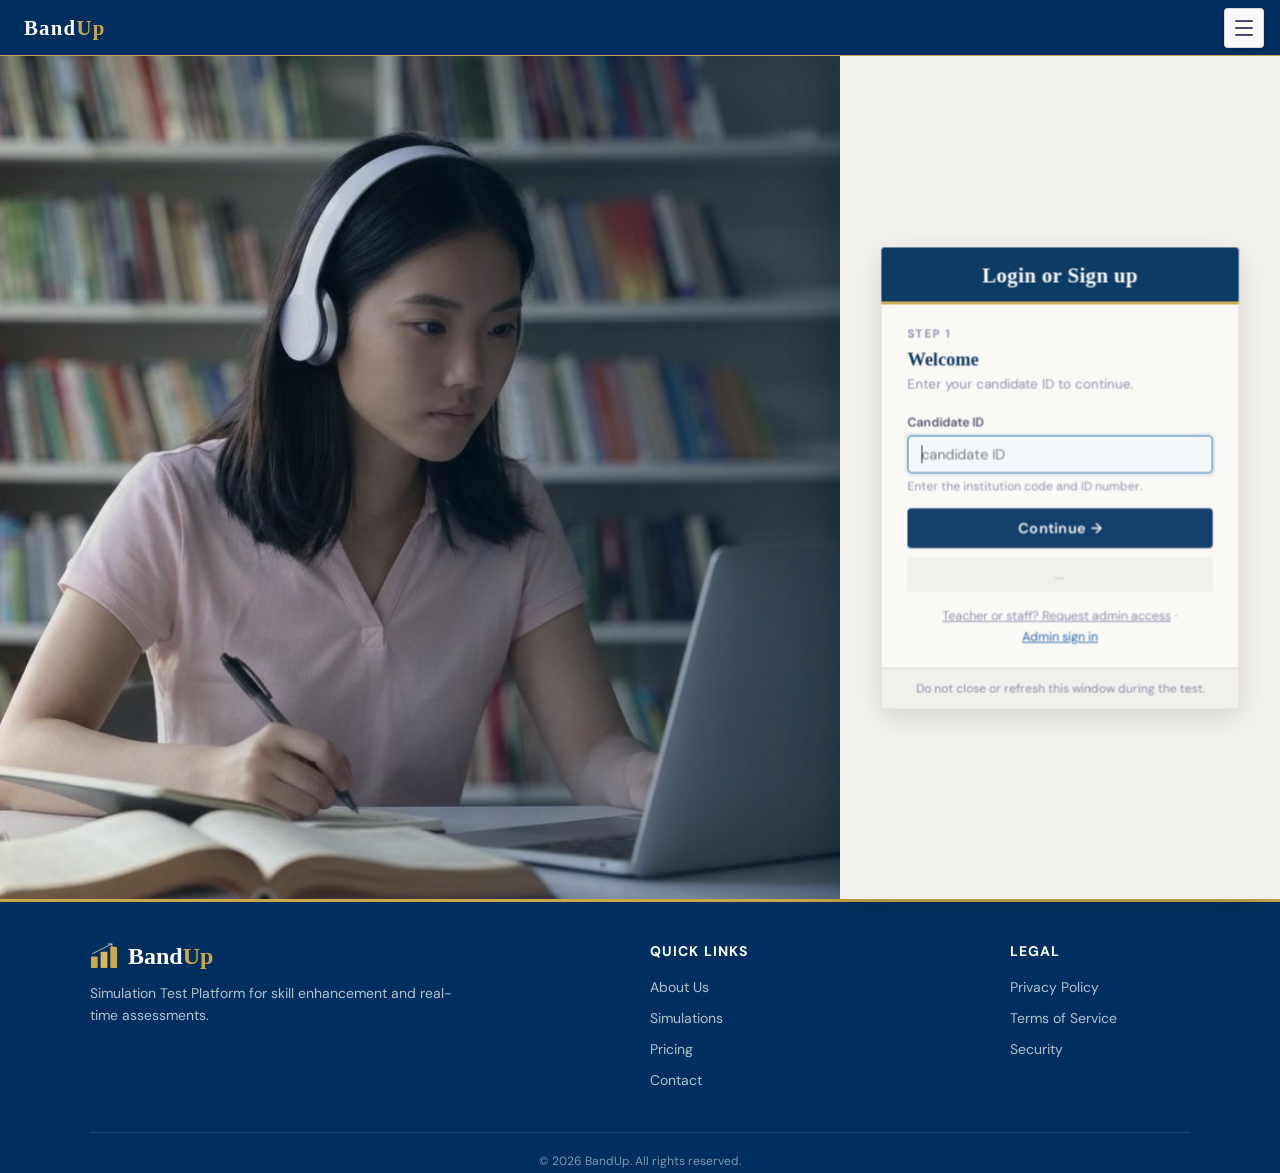
<file: admin.html>
<!DOCTYPE html>
<html lang="en"><head><meta charset="UTF-8">
<meta name="viewport" content="width=device-width, initial-scale=1, viewport-fit=cover">
<title>Admin Panel — BandUp</title>
<link rel="preconnect" href="https://fonts.googleapis.com">
<link rel="stylesheet" href="https://fonts.googleapis.com/css2?family=Source+Serif+4:wght@600;700&family=DM+Sans:wght@400;500;600;700&display=swap">
<link rel="stylesheet" href="admin.css"><link rel="stylesheet" href="admin-extra.css">
</head><body>
<svg class="hidden" aria-hidden="true"><symbol id="i-search" viewBox="0 0 24 24"><circle cx="11" cy="11" r="7"/><path d="M20 20l-3.5-3.5"/></symbol><symbol id="i-menu" viewBox="0 0 24 24"><path d="M4 6h16M4 12h16M4 18h16"/></symbol><symbol id="i-dot" viewBox="0 0 24 24"><circle cx="12" cy="12" r="5"/></symbol><symbol id="i-box" viewBox="0 0 24 24"><rect x="4" y="4" width="16" height="16" rx="3"/></symbol></svg>
<div id="app"><div class="app">
<aside class="sidebar" id="sidebar">
 <div class="brand"><svg class="brand-mark" viewBox="0 0 290 270" role="img" aria-label="BandUp"><rect width="290" height="270" rx="40" fill="#002f5f"/><rect x="30" y="140" width="55" height="100" rx="8" fill="#c8a84b"/><rect x="118" y="90" width="55" height="150" rx="8" fill="#d8b85f"/><rect x="206" y="40" width="55" height="200" rx="8" fill="#c8a84b"/></svg><div><div class="brand-name">BandUp</div><div class="brand-sub" id="admin-badge">Admin Panel</div></div></div>
 <nav class="nav">
  <div class="nav-group">Candidates</div>
  <button class="nav-item" type="button" id="sb-p-monitor" data-click="showPanel('p-monitor')" data-perm="monitor" aria-current="page"><svg class="ico"><use href="#i-dot"/></svg>Live Monitor</button>
  <button class="nav-item" type="button" id="sb-p-candidates" data-perm="candidates" data-click="showPanel('p-candidates')"><svg class="ico"><use href="#i-dot"/></svg>Candidates<span id="pending-badge" class="nav-badge start-hidden"></span></button>
  <button class="nav-item" type="button" id="sb-p-scores" data-click="showPanel('p-scores')" data-perm="scores"><svg class="ico"><use href="#i-dot"/></svg>Scores</button><button class="nav-item" type="button" id="sb-p-trf" data-click="showPanel('p-trf')" data-perm="trf"><svg class="ico"><use href="#i-dot"/></svg>TRF Viewer</button>
  <div class="nav-group">Grading</div><button class="nav-item" type="button" id="sb-p-grading" data-click="showPanel('p-grading')" data-perm="grading"><svg class="ico"><use href="#i-dot"/></svg>Grade Writing</button>
  <div class="nav-group">Tests</div>
  <button class="nav-item" type="button" id="sb-p-testsets" data-click="showPanel('p-testsets')" data-perm="testsets"><svg class="ico"><use href="#i-dot"/></svg>Test Sets</button><button class="nav-item" type="button" id="sb-p-answerkey" data-click="showPanel('p-answerkey')" data-perm="answerkey"><svg class="ico"><use href="#i-dot"/></svg>Answer Keys</button>
  <button class="nav-item" type="button" data-perm="questionmaker" data-click="goto('toeic-question-maker.html')"><svg class="ico"><use href="#i-box"/></svg>TOEIC Question Maker</button>
  <div class="nav-group">Communicate</div>
  <button class="nav-item" type="button" id="sb-p-announcements" data-click="showPanel('p-announcements')" data-perm="announcements"><svg class="ico"><use href="#i-dot"/></svg>Announcements</button>
  <div class="nav-group">Config</div>
  <button class="nav-item" type="button" id="sb-p-settings" data-click="showPanel('p-settings')" data-owner-only><svg class="ico"><use href="#i-dot"/></svg>Settings</button><button class="nav-item" type="button" id="sb-p-account" data-click="showPanel('p-account')" data-sub-only><svg class="ico"><use href="#i-dot"/></svg>My Account</button>
  <button class="nav-item" type="button" id="sb-p-admins" data-owner-only data-click="showPanel('p-admins')"><svg class="ico"><use href="#i-dot"/></svg>Admins<span id="admin-pending-badge" class="nav-badge start-hidden"></span></button>
  <div class="nav-group">Preview as candidate</div>
  <button class="nav-item" type="button" data-click="openPreview('tests.html')">Tests &amp; Simulations</button>
  <button class="nav-item" type="button" data-click="openPreview('profile.html')">Candidate Profile</button>
 </nav>
 <div class="nav-foot"><button class="btn btn-danger btn-block" type="button" data-click="logout()">Logout</button></div>
</aside>
<div class="scrim" id="scrim"></div>
<div class="main">
 <header class="topbar"><button class="btn btn-ghost btn-icon menu-btn" id="menu-btn" type="button" aria-label="Menu"><svg class="ico"><use href="#i-menu"/></svg></button><h1 class="topbar-title" id="topbar-title">BandUp Admin</h1><span class="grow"></span>
  <button class="btn btn-secondary btn-sm" type="button" data-perm="questionmaker" data-click="goto('question-maker.html')">Question Maker</button></header>
 <main class="page" id="page">
<!-- LIVE MONITOR PANEL -->
    <div id="p-monitor" class="panel">
      <h2 class="page-title">🟢 Live Monitor</h2>
      <p class="page-sub">See who is currently online or recently active, track their test progress, and view submitted answers in real time.</p>

      <div class="card row between promo" data-perm="questionmaker">
        <div>
          <div>💼 Building a TOEIC test?</div>
          <div>Question authoring for TOEIC happens in its own tool — CSV import for all 200 questions.</div>
        </div>
        <button class="btn" data-click="goto('toeic-question-maker.html')">Open TOEIC Question Maker →</button>
      </div>

      <div class="card">
        <div class="row between">
          <div class="card-title m0">Active &amp; Recent Candidates</div>
          <div class="row">
            <span class="sheets-status" id="monitor-status"></span>
            <label class="row">
              <input type="checkbox" id="monitor-auto" data-change="toggleAutoRefresh(this.checked)"> Auto-refresh (10s)
            </label>
            <button class="refresh-btn" data-click="loadMonitor()">🔄 Refresh</button>
          </div>
        </div>

        <!-- Online Indicator Legend -->
        <div class="row">
          <span class="row"><span></span>Online now (&lt;5 min)</span>
          <span class="row"><span></span>Recently active (&lt;30 min)</span>
          <span class="row"><span></span>Offline</span>
        </div>

        <div class="row">
          <div class="input-icon grow">
            <svg class="ico"><use href="#i-search"/></svg>
            <input class="input" type="text" id="monitor-search" placeholder="Search name or Candidate ID…"
              data-input="filterMonitor()"
             >
          </div>
          <span id="monitor-count-label"></span>
        </div>

        <div id="monitor-wrap"><div class="tbl-empty">Click Refresh to load live candidate status.</div></div>
      </div>

      <!-- Candidate Detail Drawer -->
      <div class="card start-hidden" id="monitor-detail-card">
        <div class="row between">
          <div class="card-title m0" id="monitor-detail-name">Candidate Detail</div>
          <button class="btn btn-ghost" data-click="hide('monitor-detail-card')">✕ Close</button>
        </div>

        <div id="monitor-detail-meta"></div>

        <!-- Progress Bars -->
        <div>
          <div>Test Progress</div>
          <div id="monitor-progress-bars"></div>
        </div>

        <!-- Answers Table -->
        <div>
          <div>Submitted Answers</div>
          <div id="monitor-answers-wrap"><div class="tbl-empty">No answers submitted yet.</div></div>
        </div>
      </div>
    </div>


    <!-- CANDIDATES PANEL -->
    <div id="p-candidates" class="panel hidden">
      <h2 class="page-title">Registered Candidates</h2>
      <p class="page-sub">Live list of all registered candidates from Google Sheets.</p>
      <div class="card">
        <div class="row between">
          <div class="card-title m0">Candidates List</div>
          <div class="row">
            <span class="sheets-status" id="cand-status"></span>
            <button class="refresh-btn" data-click="loadCandidates()">🔄 Refresh</button>
          </div>
        </div>
        <div class="row">
          <div class="input-icon grow">
            <svg class="ico"><use href="#i-search"/></svg>
            <input class="input" type="text" id="cand-search" placeholder="Search name or Candidate ID…"
              data-input="filterCandidates()"
             >
          </div>
          <span id="cand-count-label"></span>
        </div>
        <div id="cand-table-wrap">
          <div class="tbl-empty">Click Refresh to load candidates from Google Sheets.</div>
        </div>
      </div>
    </div>


    <!-- SCORES PANEL -->
    <div id="p-scores" class="panel hidden">
      <h2 class="page-title">Test Scores</h2>
      <p class="page-sub">Live scores of all submitted tests. Owners can delete score history here (permanent — see the 🗑️ buttons).</p>
      <div class="card">
        <div class="row between">
          <div class="card-title m0">Scores List</div>
          <div class="row">
            <span class="sheets-status" id="scores-status"></span>
            <button class="refresh-btn" data-click="loadScores()">🔄 Refresh</button>
            <button class="btn btn-gold" data-click="exportScoresPDF()">📄 Export PDF</button>
            <button class="btn btn-red" data-owner-only data-click="openClearHistory('')">🗑️ Delete history…</button>
          </div>
        </div>
        <div class="row">
          <div class="input-icon grow">
            <svg class="ico"><use href="#i-search"/></svg>
            <input class="input" type="text" id="scores-search" placeholder="Search name or Candidate ID…"
              data-input="filterScores()"
             >
          </div>
          <span id="scores-count-label"></span>
        </div>
        <div id="scores-table-wrap">
          <div class="tbl-empty">Click Refresh to load scores.</div>
        </div>
      </div>
    </div>


    <!-- TRF VIEWER PANEL -->
    <div id="p-trf" class="panel hidden">
      <h2 class="page-title">📄 Test Result Forms</h2>
      <p class="page-sub">View and print official Test Result Forms for any candidate and attempt.</p>
      <div class="card">
        <div class="row between">
          <div class="card-title m0">Select Candidate &amp; Attempt</div>
          <button class="refresh-btn" data-click="loadTRFCandidates()">🔄 Load Candidates</button>
        </div>
        <div class="row">
          <div class="input-icon grow">
            <svg class="ico"><use href="#i-search"/></svg>
            <input class="input" type="text" id="trf-search" placeholder="Search name or Candidate ID…"
              data-input="filterTRFCandidates()"
             >
          </div>
          <span id="trf-count-label"></span>
        </div>
        <div class="row">
          <div class="grow">
            <label>① Candidate</label>
            <select class="select" id="trf-cand-sel" data-change="loadTRFAttempts()">
              <option value="">— Click Load first —</option>
            </select>
          </div>
          <div class="grow">
            <label>② Attempt — then TRF opens automatically</label>
            <select class="select" id="trf-attempt-sel" data-change="trfAttemptChange(this.value)">
              <option value="">— Select attempt —</option>
            </select>
          </div>
        </div>
        <div id="admin-trf-wrap"><div class="tbl-empty">Load candidates → select a candidate → select an attempt → TRF opens automatically.</div></div>
      </div>
    </div>


    <!-- GRADE WRITING PANEL -->
    <div id="p-grading" class="panel hidden">
      <h2 class="page-title">Grade Writing</h2>
      <p class="page-sub">Input Writing bands for submitted tests. Overall band is auto-calculated.</p>
      <div class="card">
        <div class="row between">
          <div class="card-title m0">Ungraded Submissions</div>
          <button class="refresh-btn" data-click="loadUngraded()">🔄 Refresh</button>
        </div>
        <div id="ungraded-wrap"><div class="tbl-empty">Click Refresh to load submissions.</div></div>
      </div>
      <!-- Grade Form -->
      <div class="card start-hidden" id="grade-form-card">
        <div class="card-title">Grade Submission</div>
        <div id="grade-candidate-info"></div>
        <div id="writing-texts-wrap"></div>
        <div class="row2">
          <div class="field">
            <label>Writing Task 1 Band (1–9)</label>
            <select class="select" id="grade-w1" data-change="updateGradePreview()">
              <option value="">Select...</option>
              <option value="9">9</option>
              <option value="8.5">8.5</option>
              <option value="8">8</option>
              <option value="7.5">7.5</option>
              <option value="7">7</option>
              <option value="6.5">6.5</option>
              <option value="6">6</option>
              <option value="5.5">5.5</option>
              <option value="5">5</option>
              <option value="4.5">4.5</option>
              <option value="4">4</option>
              <option value="3.5">3.5</option>
              <option value="3">3</option>
              <option value="2.5">2.5</option>
              <option value="2">2</option>
              <option value="1.5">1.5</option>
              <option value="1">1</option>
            </select>
          </div>
          <div class="field">
            <label>Writing Task 2 Band (1–9)</label>
            <select class="select" id="grade-w2" data-change="updateGradePreview()">
              <option value="">Select...</option>
              <option value="9">9</option>
              <option value="8.5">8.5</option>
              <option value="8">8</option>
              <option value="7.5">7.5</option>
              <option value="7">7</option>
              <option value="6.5">6.5</option>
              <option value="6">6</option>
              <option value="5.5">5.5</option>
              <option value="5">5</option>
              <option value="4.5">4.5</option>
              <option value="4">4</option>
              <option value="3.5">3.5</option>
              <option value="3">3</option>
              <option value="2.5">2.5</option>
              <option value="2">2</option>
              <option value="1.5">1.5</option>
              <option value="1">1</option>
            </select>
          </div>
          <div class="field">
            <label>Speaking Band (optional)</label>
            <select class="select" id="grade-s" data-change="updateGradePreview()">
              <option value="">N/A</option>
              <option value="9">9</option>
              <option value="8.5">8.5</option>
              <option value="8">8</option>
              <option value="7.5">7.5</option>
              <option value="7">7</option>
              <option value="6.5">6.5</option>
              <option value="6">6</option>
              <option value="5.5">5.5</option>
              <option value="5">5</option>
              <option value="4.5">4.5</option>
              <option value="4">4</option>
              <option value="3.5">3.5</option>
              <option value="3">3</option>
              <option value="2.5">2.5</option>
              <option value="2">2</option>
              <option value="1.5">1.5</option>
              <option value="1">1</option>
            </select>
          </div>
          <div class="field">
            <label>Graded By</label>
            <input class="input" type="text" id="grade-by" value="Admin" placeholder="Examiner name">
          </div>
        </div>
        <div class="field">
          <label>Examiner Notes (optional)</label>
          <textarea class="textarea" id="grade-notes" placeholder="Feedback for candidate..."></textarea>
        </div>
        <div id="grade-preview" class="start-hidden">
          <b>Estimated Overall Band:</b> <span id="grade-overall"></span>
        </div>
        <div class="btn-row">
          <button class="btn btn-green" data-click="submitGrade()">✅ Save Grade</button>
          <button class="btn btn-ghost" data-click="hide('grade-form-card')">Cancel</button>
        </div>
        <input type="hidden" id="grade-sub-id">
      </div>
    </div>


    <!-- TEST SETS PANEL -->
    <div id="p-testsets" class="panel hidden">
      <h2 class="page-title">Test Sets</h2>
      <p class="page-sub">Manage questionnaire sets. Each set links to a config JSON on GitHub.</p>
      <div class="card">
        <div class="row between">
          <div class="card-title m0">All Test Sets</div>
          <div class="row">
            <button class="refresh-btn" data-click="loadTestSets()">🔄 Refresh</button>
            <button class="btn btn-blue" data-click="showNewSetForm()">+ New Set</button>
          </div>
        </div>
        <div id="testsets-wrap"><div class="tbl-empty">Click Refresh to load test sets.</div></div>
      </div>
      <!-- New/Edit Set Form -->
      <div class="card start-hidden" id="set-form-card">
        <div class="card-title" id="set-form-title">New Test Set</div>
        <div class="row2">
          <div class="field">
            <label>Set Name</label>
            <input class="input" type="text" id="set-name" placeholder="e.g. Mock Test 1 — January 2025">
          </div>
          <div class="field">
            <label>Description (optional)</label>
            <input class="input" type="text" id="set-desc" placeholder="e.g. Academic module, 40 questions">
          </div>
        </div>
        <div class="row2">
          <div class="field">
            <label>Exam Type</label>
            <select class="select" id="set-exam-type">
              <option value="IELTS">IELTS</option>
              <option value="TOEIC">TOEIC</option>
              <option value="TOEFL">TOEFL</option>
              <option value="ESL">ESL</option>
            </select>
          </div>
          <div class="field">
            <label>Status</label>
            <select class="select" id="set-status">
              <option value="Active">Active</option>
              <option value="Archived">Archived</option>
            </select>
          </div>
        </div>
        <div class="row2">
          <div class="field">
            <label>Attempts allowed per candidate</label>
            <select class="select" id="set-attempts">
              <option value="0">Unlimited (candidates may retake)</option>
              <option value="1">1 — once only (locked after submitting)</option>
              <option value="2">2 attempts</option>
              <option value="3">3 attempts</option>
              <option value="5">5 attempts</option>
            </select>
            <div class="hint">Only a submitted score uses an attempt. You can allow one more for a single candidate from the Scores tab. Candidates who already took a once-only test are locked straight away.</div>
          </div>
          <div class="field">
            <label>Answer review in the candidate's profile</label>
            <select class="select" id="set-review">
              <option value="marks">Their answers with ✓ / ✗</option>
              <option value="full">Their answers + the correct answers</option>
              <option value="off">Off — no review</option>
            </select>
          </div>
        </div>
        <div class="field">
          <label>Config URL (GitHub raw URL)</label>
          <input class="input" type="text" id="set-url" placeholder="https://raw.githubusercontent.com/...">
          <div>
            Get this from GitHub: open the JSON file → click "Raw" → copy URL
          </div>
        </div>
        <div class="btn-row">
          <button class="btn btn-blue" data-click="saveTestSetForm()">💾 Save Set</button>
          <button class="btn btn-green" data-click="activateSetForm()" id="activate-btn">⚡ Set as Active</button>
          <button class="btn btn-ghost" data-click="hide('set-form-card')">Cancel</button>
        </div>
        <input type="hidden" id="set-id">
      </div>
    </div>


    <!-- PUBLISH PANEL -->
    <!-- ANSWER KEYS PANEL -->
    <div id="p-answerkey" class="panel hidden">
      <h2 class="page-title">🔑 Answer Keys</h2>
      <p class="page-sub">Keys are stored privately in the database — candidates can never read them, and scoring is done on the server when they submit. Needed once per test set (IELTS and TOEIC).</p>
      <div class="card">
        <div class="card-title">1 — Choose the test set</div>
        <div class="field">
          <label>Test Set</label>
          <select class="select" id="ak-set" data-change="akLoad()"><option value="">— loading… —</option></select>
        </div>
        <div id="ak-status"></div>
      </div>
      <div class="card">
        <div class="card-title">2 — Enter the answers</div>
        <div>
          One answer per line, as <code>number: answer</code> — e.g. <code>1: B</code>, <code>2: TRUE</code>, <code>6: MOVIE | FILM</code>
          (use <b>|</b> to accept several alternative spellings). You can also paste a plain column of answers (one per line, no numbers) and they will be numbered 1, 2, 3… automatically.
          Matching ignores capital letters and extra spaces. Listening and Reading are numbered separately (1–40 for IELTS, 1–100 for TOEIC).
        </div>
        <div class="row2">
          <div class="field"><label>🎧 Listening key <span id="ak-lcount"></span></label>
            <textarea id="ak-l" rows="16" data-input="akCount()" placeholder="1: B&#10;2: TRUE&#10;3: library&#10;4: film | movie" class="mono"></textarea></div>
          <div class="field"><label>📖 Reading key <span id="ak-rcount"></span></label>
            <textarea id="ak-r" rows="16" data-input="akCount()" placeholder="1: TRUE&#10;2: NOT GIVEN&#10;3: C" class="mono"></textarea></div>
        </div>
        <div class="row">
          <button class="btn btn-blue" data-click="akSave()">💾 Save Answer Key</button>
          <button class="btn btn-ghost" data-click="akLoad()">↺ Reload saved key</button>
        </div>
      </div>
    </div>

    <!-- ANNOUNCEMENTS PANEL -->
    <div id="p-announcements" class="panel hidden">
      <h2 class="page-title">Announcements</h2>
      <p class="page-sub">Post notices that candidates see on their profile page. You can change or remove your own posts; the Owner can manage all of them.</p>
      <div class="card">
        <div class="row between">
          <div class="card-title m0">All Announcements <span id="ann-count" class="muted"></span></div>
          <div class="row">
            <button class="refresh-btn" data-click="loadAnnouncements()">🔄 Refresh</button>
            <button class="btn btn-blue" data-click="newAnn()">+ New Announcement</button>
          </div>
        </div>
        <div id="ann-wrap"><div class="tbl-empty">Loading…</div></div>
      </div>
      <div class="card start-hidden" id="ann-form-card">
        <div class="card-title" id="ann-form-title">New Announcement</div>
        <input type="hidden" id="ann-id">
        <div class="field">
          <label>Title</label>
          <input class="input" type="text" id="ann-title" maxlength="120" placeholder="e.g. IELTS mock test this Saturday">
        </div>
        <div class="field">
          <label>Message <span id="ann-count-body" class="muted"></span></label>
          <textarea class="textarea" id="ann-body" rows="6" maxlength="4000" data-input="annCount()" placeholder="Write the announcement. Web addresses (https://…) become clickable links."></textarea>
        </div>
        <div class="row2">
          <div class="field">
            <label>Who sees it</label>
            <select class="select" id="ann-audience">
              <option value="ALL">Everyone</option>
              <option value="IELTS">IELTS candidates</option>
              <option value="TOEIC">TOEIC candidates</option>
              <option value="TOEFL">TOEFL candidates</option>
              <option value="ESL">ESL candidates</option>
            </select>
          </div>
          <div class="field">
            <label>Hide automatically after (optional)</label>
            <input class="input" type="date" id="ann-expires">
          </div>
        </div>
        <label class="check"><input type="checkbox" id="ann-pinned"> <span>📌 Pin to the top of the list</span></label>
        <div id="ann-msg" class="muted"></div>
        <div class="row">
          <button class="btn btn-blue" id="ann-save-btn" data-click="saveAnn()">📢 Post</button>
          <button class="btn btn-ghost" data-click="hide('ann-form-card')">Cancel</button>
        </div>
      </div>
    </div>

    <div id="p-account" class="panel hidden">
      <h2 class="page-title">🔑 My Account</h2>
      <p class="page-sub">Change the password you use to sign in to the admin panel.</p>
      <div class="card">
        <div class="card-title">Change Password</div>
        <div class="field"><label>Current Password</label><input class="input" type="password" id="my-cur-pass" autocomplete="current-password"></div>
        <div class="row2">
          <div class="field"><label>New Password <span>(min. 8 characters)</span></label><input class="input" type="password" id="my-new-pass" autocomplete="new-password"></div>
          <div class="field"><label>Confirm New Password</label><input class="input" type="password" id="my-conf-pass" autocomplete="new-password"></div>
        </div>
        <div class="btn-row"><button class="btn btn-blue" data-click="changeMyPassword()">🔑 Change Password</button></div>
        <div id="my-pw-status" class="start-hidden"></div>
        <div>Changing it signs you out on your other devices. Forgot your password? Ask the Owner to reset it from the Admins page.</div>
      </div>
    </div>

    <!-- ADMIN ACCOUNTS PANEL (Owner only) -->
    <div id="p-admins" class="panel hidden">
      <h2 class="page-title">🛡️ Admin Accounts</h2>
      <p class="page-sub">Only the Owner sees this page. Approve or reject sub-admin requests, choose which sections each sub-admin can open, and remove access at any time.</p>

      <div class="card">
        <div class="row between">
          <div class="card-title m0">All Admins</div>
          <div class="row">
            <span class="sheets-status" id="admins-status"></span>
            <button class="refresh-btn" data-click="loadAdmins()">🔄 Refresh</button>
          </div>
        </div>
        <div id="admins-table-wrap"><div class="tbl-empty">Click Refresh to load admin accounts.</div></div>
      </div>

      <div class="card start-hidden" id="admin-perm-card">
        <div class="card-title" id="admin-perm-title">Access</div>
        <div id="admin-perm-info"></div>
        <div class="perm-grid" id="admin-perm-grid"></div>
        <div class="btn-row">
          <button class="btn btn-green" id="admin-perm-save" data-click="savePermEditor()">💾 Save</button>
          <button class="btn btn-ghost" data-click="closePermEditor()">Cancel</button>
        </div>
      </div>

      <div class="card">
        <div class="card-title">➕ Add a Sub-admin</div>
        <p>
          Accounts you create here are approved immediately. People who request access from the login page show up above as <b>Pending</b> until you approve them.
        </p>
        <div class="row2">
          <div class="field"><label>Full Name</label><input class="input" type="text" id="new-sub-name" placeholder="e.g. Maria Santos"></div>
          <div class="field"><label>Email (used to log in)</label><input class="input" type="email" id="new-sub-email" placeholder="name@email.com"></div>
        </div>
        <div class="field">
          <label>Temporary Password <span>(min. 8 characters)</span></label>
          <input class="input" type="password" id="new-sub-pass" placeholder="Share this with them privately">
        </div>
        <label>Can access</label>
        <div class="perm-grid" id="new-sub-perms"></div>
        <div class="btn-row">
          <button class="btn btn-blue" data-click="createSubAdmin()">➕ Create Sub-admin</button>
        </div>
      </div>
    </div>

    <!-- SETTINGS PANEL -->
    <div id="p-settings" class="panel hidden">
      <h2 class="page-title">Settings</h2>
      <p class="page-sub">Institution info shown on TRF and throughout the system.</p>
      <div class="card">
        <div class="card-title">Institution Details</div>
        <div class="field">
          <label>Institution Name</label>
          <input class="input" type="text" id="inst-name" placeholder="e.g. IELTS Preparation Center">
        </div>
        <div class="field">
          <label>Institution Address</label>
          <input class="input" type="text" id="inst-addr" placeholder="e.g. Cebu City, Philippines">
        </div>
        <div class="field">
          <label>TRF Footer Note</label>
          <textarea class="textarea" id="trf-note" placeholder="e.g. This is a simulation result for preparation purposes only."></textarea>
        </div>
        <div class="btn-row">
          <button class="btn btn-blue" data-click="saveSettingsForm()">💾 Save Settings</button>
        </div>
        <div id="settings-status" class="start-hidden">✅ Settings saved!</div>
      </div>
      <div class="card">
        <div class="card-title">🔐 Admin Password</div>
        <p>
          Your password is verified on the server and never appears in the page source. Changing it here updates it immediately for all future logins. An email alert is sent on every login attempt and password change.
        </p>
        <div class="row2">
          <div class="field">
            <label>Current Password</label>
            <input class="input" type="password" id="cur-admin-pass" placeholder="Enter current password">
          </div>
          <div class="field">
            <label>New Password <span>(min. 6 characters)</span></label>
            <input class="input" type="password" id="new-admin-pass" placeholder="Enter new password">
          </div>
        </div>
        <div class="btn-row">
          <button class="btn btn-blue" data-click="changeAdminPasswordForm()">🔑 Change Password</button>
        </div>
        <div id="pw-change-status" class="start-hidden"></div>
      </div>
      <div class="card">
        <div class="card-title">📧 Login Notification Email</div>
        <p>
          This email receives alerts whenever someone attempts to log into the admin panel (success or failure), and whenever the password is changed.
        </p>
        <div class="field">
          <label>Notification Email</label>
          <input class="input" type="email" id="notify-email" placeholder="your@email.com">
        </div>
        <div class="btn-row">
          <button class="btn btn-blue" data-click="saveNotifyEmail()">💾 Save Email</button>
        </div>
        <div id="email-save-status" class="start-hidden"></div>
      </div>
      <div class="card">
        <div class="card-title">Server Connection</div>
        <div class="btn-row">
          <button class="btn btn-ghost" data-click="testConnection()">🧪 Test Connection</button>
        </div>
        <div id="conn-status"></div>
      </div>
    </div>


    <!-- GOOGLE DRIVE CONFIG PANEL -->
    </main>
</div></div></div>
<div class="toasts" id="toasts" aria-live="polite"></div><div id="print-root"></div>
<script src="bandup-api.js"></script><script src="admin-ui.js"></script><script src="admin-app.js"></script>
</body></html>
</file>
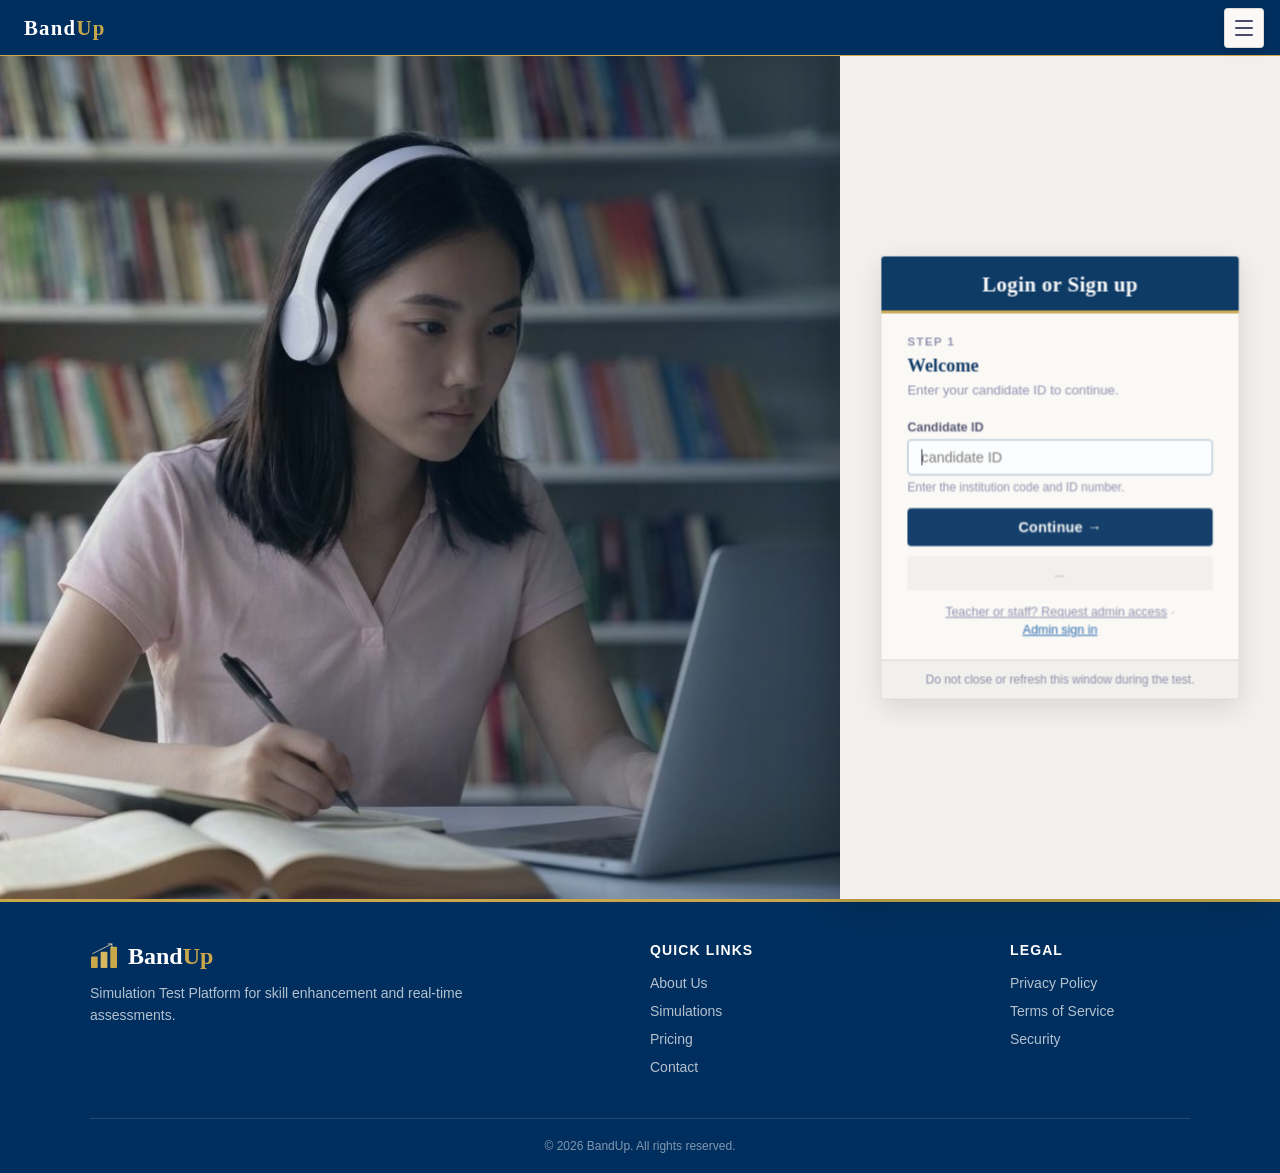
<file: profile.html>
<!DOCTYPE html>
<html lang="en">
<head>
<meta charset="UTF-8">
<meta name="viewport" content="width=device-width, initial-scale=1.0">
<title>Candidate Profile — BandUp</title>
<link rel="preconnect" href="https://fonts.googleapis.com">
<link href="https://fonts.googleapis.com/css2?family=Source+Serif+4:ital,wght@0,300;0,400;0,600;1,400&family=DM+Sans:wght@400;500;600&display=swap" rel="stylesheet">
<style>
  *{box-sizing:border-box;margin:0;padding:0}
  html{font-size:100%}
  :root{
    --ink:#1a1a2e;--ink2:#4a4a6a;--ink3:#8888aa;
    --paper:#faf9f7;--paper2:#f2f0ec;--paper3:#e8e5df;
    --blue:#002f5f;--blue2:#1a5fa8;--gold:#c8a84b;
    --green:#2e7d4f;--red:#c0392b;--border:rgba(0,0,0,0.1);
  }
  body.dark-mode{
    --ink:#e8e8f0;--ink2:#b8b8d0;--ink3:#8888aa;
    --paper:#1c1d2b;--paper2:#23243a;--paper3:#33344a;
    --blue:#1a5fa8;--blue2:#3a7fd8;--gold:#d8b85f;
    --green:#4caf6e;--red:#e05858;--border:rgba(255,255,255,0.1);
  }
  body.dark-mode{background:#15161f}
  body.dark-mode .card{background:var(--paper)}
  body.dark-mode input,body.dark-mode select,body.dark-mode textarea{background:#23243a;color:var(--ink);border-color:var(--paper3)}
  body.dark-mode .trf-doc{background:#1c1d2b}

  .font-size-ctrl{display:flex;gap:2px;align-items:center}
  .fs-btn{padding:6px 12px;border:1px solid rgba(255,255,255,0.25);border-radius:3px;color:rgba(255,255,255,0.85);background:transparent;font-size:0.78rem;font-weight:700;cursor:pointer;font-family:'DM Sans',sans-serif;transition:all 0.15s;line-height:1}
  .fs-btn:hover{background:rgba(255,255,255,0.12)}
  .fs-btn:first-child{border-radius:3px 0 0 3px}
  .fs-btn:last-child{border-radius:0 3px 3px 0;border-left:none}

  /* ─── SETTINGS POPOVER ─── */
  .settings-wrap{position:relative}
  .icon-btn{display:flex;align-items:center;gap:6px}
  .settings-panel{display:none;position:absolute;top:calc(100% + 10px);right:0;background:var(--paper);color:var(--ink);border:1px solid var(--border);border-radius:4px;box-shadow:0 10px 30px rgba(0,0,0,0.25);width:340px;max-height:75vh;overflow-y:auto;z-index:200}
  .settings-panel.open{display:block}
  .settings-acc-item{border-bottom:1px solid var(--border)}
  .settings-acc-item:last-child{border-bottom:none}
  .settings-acc-header{width:100%;display:flex;align-items:center;justify-content:space-between;padding:13px 16px;border:none;background:transparent;font-family:'DM Sans',sans-serif;font-size:0.82rem;font-weight:700;color:var(--ink2);cursor:pointer;text-align:left;transition:background 0.15s}
  .settings-acc-header:hover{background:var(--paper2)}
  .settings-acc-header.active{color:var(--blue)}
  .settings-acc-chevron{font-size:0.65rem;color:var(--ink3);transition:transform 0.2s;flex-shrink:0}
  .settings-acc-header.active .settings-acc-chevron{transform:rotate(180deg)}
  .settings-acc-body{max-height:0;overflow:hidden;transition:max-height 0.25s ease}
  .settings-acc-body.active{max-height:600px}
  .settings-acc-body-inner{padding:4px 16px 16px}
  .settings-row{display:flex;align-items:center;justify-content:space-between;font-size:0.85rem;margin-bottom:14px}
  .settings-row:last-child{margin-bottom:0}
  .settings-label{font-weight:600;color:var(--ink2)}
  .switch{position:relative;width:38px;height:21px;flex-shrink:0}
  .switch input{opacity:0;width:0;height:0;position:absolute}
  .slider-track{position:absolute;inset:0;background:var(--paper3);border-radius:20px;cursor:pointer;transition:0.2s}
  .slider-track:before{content:'';position:absolute;width:17px;height:17px;left:2px;top:2px;background:#fff;border-radius:50%;transition:0.2s;box-shadow:0 1px 3px rgba(0,0,0,0.3)}
  .switch input:checked + .slider-track{background:var(--blue2)}
  .switch input:checked + .slider-track:before{transform:translateX(17px)}
  .fs-slider-wrap{display:flex;flex-direction:column;gap:8px}
  .fs-slider-wrap input[type=range]{width:100%;accent-color:var(--blue2)}
  .fs-labels{display:flex;justify-content:space-between;font-size:0.7rem;color:var(--ink3);padding:0 2px}
  @media(max-width:680px){
    .settings-panel{right:auto;left:50%;transform:translateX(-50%);width:min(340px,calc(100vw - 24px))}
  }
  body{font-family:'DM Sans',sans-serif;background:var(--paper2);color:var(--ink);min-height:100vh;display:flex;flex-direction:column}

  .hdr{background:var(--blue);color:#fff;height:56px;display:flex;align-items:center;justify-content:space-between;padding:0 24px;flex-shrink:0;border-bottom:3px solid var(--gold);position:sticky;top:0;z-index:100}
  .hdr-burger{display:block;background:transparent;border:none;color:#fff;font-size:1.4rem;cursor:pointer;padding:4px 8px;line-height:1}
  /* Dropdown for Settings/Logout — opened by the burger button, on every screen size */
  .hdr-menu-dropdown{display:none;position:absolute;top:56px;right:24px;flex-direction:column;gap:8px;background:var(--blue);padding:12px;border-radius:0 0 4px 4px;box-shadow:0 8px 20px rgba(0,0,0,0.25);z-index:80;min-width:170px}
  .hdr-menu-dropdown.open{display:flex}
  .hdr-menu-dropdown .btn-hdr{width:100%;justify-content:flex-start}
  .hdr-menu-dropdown .settings-wrap{width:100%}
  .hdr-menu-dropdown .settings-wrap .btn-hdr{width:100%}
  .hdr-left{display:flex;align-items:center;gap:14px}
  .hdr-logo{font-family:'Source Serif 4',serif;font-size:1.1rem;font-weight:600}.hdr-logo span{color:var(--gold)}
  .hdr-badge{background:rgba(255,255,255,0.12);border:1px solid rgba(255,255,255,0.2);border-radius:4px;padding:3px 10px;font-size:0.75rem;color:rgba(255,255,255,0.8)}
  .btn-hdr{padding:7px 16px;border-radius:3px;font-size:0.82rem;font-weight:600;cursor:pointer;font-family:'DM Sans',sans-serif;border:none;transition:all 0.15s}
  .btn-start{background:var(--gold);color:var(--blue)}
  .btn-start:hover{opacity:0.9}
  .btn-logout{background:rgba(255,255,255,0.12);border:1px solid rgba(255,255,255,0.25);color:rgba(255,255,255,0.8)}
  .btn-logout:hover{background:rgba(255,255,255,0.2)}

  .page{max-width:940px;margin:0 auto;padding:0 16px 24px;width:100%}
  .grid{display:grid;grid-template-columns:340px 1fr;gap:16px;align-items:start;margin-top:16px}

  .card{background:var(--paper);border:1px solid var(--border);border-radius:4px;overflow:hidden;margin-bottom:0}

  /* PROFILE CARD */
  /* FACEBOOK-STYLE HEADER: cover, overlapping photo, name, tab bar */
  .fb-head{background:var(--paper);border:1px solid var(--border);border-top:none;border-radius:0 0 4px 4px}
  .fb-cover{height:230px;background:linear-gradient(135deg,var(--blue) 0%,var(--blue2) 100%);border-bottom:3px solid var(--gold)}
  .fb-id{display:flex;align-items:flex-end;gap:20px;padding:0 28px 14px;margin-top:-84px;position:relative}
  .fb-id-text{padding-bottom:10px;min-width:0}
  .card-title{padding:14px 18px 0;font-size:1.15rem;font-weight:700;color:var(--ink)}
  .photo-wrap{flex-shrink:0;padding:0;background:none;border:none;text-align:left}
  .photo-circle{width:168px;height:168px;border-radius:50%;margin:0;border:4px solid var(--paper);overflow:hidden;background:var(--paper3);display:flex;align-items:center;justify-content:center;cursor:pointer;position:relative}
  .photo-circle img{width:100%;height:100%;object-fit:cover}
  .photo-ph{font-size:4.5rem}
  .photo-ov{position:absolute;inset:0;background:rgba(0,0,0,0.45);display:flex;align-items:center;justify-content:center;opacity:0;transition:0.2s;border-radius:50%}
  .photo-circle:hover .photo-ov{opacity:1}
  .photo-ov span{color:#fff;font-size:0.68rem;font-weight:700;letter-spacing:0.08em;text-transform:uppercase}
  .photo-crop-overlay{display:none;position:fixed;inset:0;background:rgba(0,0,0,0.6);z-index:200;align-items:center;justify-content:center;padding:20px}
  .photo-crop-overlay.open{display:flex}
  .photo-crop-box{background:var(--paper);border-radius:4px;padding:22px;width:320px;max-width:100%;text-align:center;box-shadow:0 12px 32px rgba(0,0,0,0.3)}
  .photo-crop-title{font-family:'Source Serif 4',serif;font-size:1.05rem;font-weight:600;color:var(--ink);margin-bottom:14px}
  .photo-crop-view{width:250px;height:250px;margin:0 auto 16px;border-radius:50%;overflow:hidden;position:relative;background:var(--paper3);cursor:grab;touch-action:none;border:3px solid var(--gold)}
  .photo-crop-view:active{cursor:grabbing}
  .photo-crop-view img{position:absolute;top:0;left:0;user-select:none;-webkit-user-drag:none;pointer-events:none;max-width:none}
  .photo-crop-zoom{width:100%;margin-bottom:6px;accent-color:var(--blue)}
  .photo-crop-hint{font-size:0.72rem;color:var(--ink3);margin-bottom:16px}
  .photo-crop-actions{display:flex;gap:10px;justify-content:center}
  .photo-crop-btn{padding:8px 20px;border-radius:3px;font-size:0.82rem;font-weight:600;cursor:pointer;font-family:'DM Sans',sans-serif;border:none;transition:all 0.15s}
  .photo-crop-btn.cancel{background:var(--paper3);color:var(--ink2)}
  .photo-crop-btn.cancel:hover{background:var(--border)}
  .photo-crop-btn.save{background:var(--gold);color:var(--blue)}
  .photo-crop-btn.save:hover{opacity:0.88}
  .p-name{font-size:1.9rem;font-weight:700;color:var(--ink);line-height:1.15;margin-bottom:4px;word-break:break-word}
  .p-id{font-size:0.9rem;color:var(--ink3);font-weight:600;letter-spacing:0.02em}
  .p-details{padding:8px 18px 14px}
  .d-row{display:flex;align-items:center;justify-content:space-between;padding:7px 0;border-bottom:1px solid var(--paper3);font-size:0.83rem}
  .d-row:last-child{border-bottom:none}
  .d-label{color:var(--ink3);font-weight:600;font-size:0.75rem}
  .d-val{color:var(--ink);font-weight:500;text-align:right;font-size:0.83rem}

  /* TABS */
  .tabs{display:flex;gap:4px;padding:0 16px;background:var(--paper);border-top:1px solid var(--border)}
  .tab-btn{padding:16px 18px;border:none;background:transparent;font-family:'DM Sans',sans-serif;font-size:0.92rem;font-weight:600;color:var(--ink3);cursor:pointer;border-bottom:3px solid transparent;transition:background 0.15s,color 0.15s;white-space:nowrap}
  .tab-btn:hover{background:var(--paper2)}
  .tab-btn.active{color:var(--blue2);border-bottom-color:var(--blue2)}
  @media(max-width:760px){
    .grid{grid-template-columns:1fr}
    .fb-cover{height:150px}
    .fb-id{flex-direction:column;align-items:flex-start;text-align:left;margin-top:-70px;gap:10px;padding:0 20px 14px}
    .photo-circle{width:140px;height:140px}
    .tabs{overflow-x:auto}
  }
  .tab-content{padding:20px;display:none}
  .tab-content.active{display:block}

  /* PROGRESS */
  .attempt-card{background:var(--paper2);border:1px solid var(--border);border-radius:4px;padding:16px;margin-bottom:12px}
  .att-hdr{display:flex;align-items:center;justify-content:space-between;margin-bottom:12px}
  .att-date{font-size:0.78rem;color:var(--ink3);font-weight:600}
  .att-num{font-size:0.72rem;font-weight:700;letter-spacing:0.08em;text-transform:uppercase;color:var(--blue);background:rgba(0,47,95,0.08);padding:2px 8px;border-radius:4px}
  .att-set{font-size:0.72rem;color:var(--ink3);background:var(--paper3);padding:2px 8px;border-radius:4px}
  .score-grid{display:grid;grid-template-columns:repeat(4,1fr);gap:8px}
  .score-box{background:#fff;border-radius:4px;padding:10px 8px;text-align:center;border:1px solid var(--border)}
  .score-sec{font-size:0.65rem;font-weight:700;letter-spacing:0.1em;text-transform:uppercase;color:var(--ink3);margin-bottom:4px}
  .score-val{font-family:'Source Serif 4',serif;font-size:1.4rem;font-weight:600;color:var(--blue)}
  .score-band{font-size:0.72rem;font-weight:600;padding:2px 6px;border-radius:4px;display:inline-block;margin-top:2px}
  .band-high{background:#e8f5e9;color:#2e7d4f}
  .band-mid{background:#fff9e6;color:#7a5f1a}
  .band-low{background:#fff0f0;color:#c0392b}
  .band-na{background:var(--paper3);color:var(--ink3)}
  .overall-banner{background:var(--blue);border-radius:4px;padding:10px 14px;margin-top:10px;display:flex;align-items:center;justify-content:space-between}
  .overall-label{font-size:0.72rem;font-weight:700;letter-spacing:0.1em;text-transform:uppercase;color:rgba(255,255,255,0.6)}
  .overall-score{font-family:'Source Serif 4',serif;font-size:1.8rem;font-weight:600;color:var(--gold)}
  .wc-row{display:flex;gap:6px;margin-top:8px}
  .wc-chip{flex:1;background:#fff;border:1px solid var(--border);border-radius:3px;padding:6px 8px;text-align:center;font-size:0.72rem}
  .instructor-note{margin-top:10px;padding:10px 12px;background:#fff9e6;border:1px solid #f5d87a;border-radius:3px;font-size:0.78rem;color:var(--ink2);line-height:1.5}
  .instructor-note b{display:block;font-size:0.66rem;letter-spacing:0.08em;text-transform:uppercase;color:var(--ink3);margin-bottom:3px}
  .wc-chip b{display:block;font-size:0.92rem;color:var(--blue)}
  .empty-state{text-align:center;padding:40px 20px;color:var(--ink3);font-size:0.88rem}
  /* ANNOUNCEMENTS */
  .announcement-card{border:1px solid var(--border);border-radius:4px;padding:14px 16px;margin-bottom:12px;background:var(--paper2)}
  .announcement-card:last-child{margin-bottom:0}
  .announcement-hdr{display:flex;align-items:baseline;justify-content:space-between;gap:10px;margin-bottom:6px;flex-wrap:wrap}
  .announcement-title{font-family:'Source Serif 4',serif;font-weight:600;font-size:0.95rem;color:var(--blue)}
  .announcement-date{font-size:0.72rem;color:var(--ink3);white-space:nowrap}
  .announcement-body{font-size:0.85rem;color:var(--ink2);line-height:1.6;white-space:pre-wrap}
  .announcement-body a{color:var(--blue2);text-decoration:underline;word-break:break-all}
  .announcement-card.pinned{border-color:var(--gold);background:var(--paper)}
  .ann-pin{display:inline-block;font-size:0.66rem;font-weight:700;letter-spacing:0.06em;text-transform:uppercase;color:#7a5f1a;background:#fff9e6;border:1px solid #f5d87a;border-radius:4px;padding:1px 6px;margin-right:6px;vertical-align:middle}
  .ann-new{display:inline-block;font-size:0.66rem;font-weight:700;letter-spacing:0.06em;text-transform:uppercase;color:#fff;background:var(--red);border-radius:4px;padding:1px 6px;margin-left:6px;vertical-align:middle}
  .ann-by{font-size:0.72rem;color:var(--ink3);margin-top:8px}
  .tab-dot{display:inline-block;width:8px;height:8px;border-radius:50%;background:var(--red);margin-left:6px;vertical-align:middle}
  .empty-icon{font-size:2.5rem;margin-bottom:10px}
  .grading-badge{display:inline-flex;align-items:center;gap:4px;padding:2px 8px;border-radius:4px;font-size:0.72rem;font-weight:700;background:#fff9e6;color:#7a5f1a;border:1px solid #f5d87a}

  /* TREND CHART */
  .trend-wrap{margin-bottom:20px}
  .trend-title{font-size:0.75rem;font-weight:700;letter-spacing:0.08em;text-transform:uppercase;color:var(--ink3);margin-bottom:10px}
  .trend-row{display:flex;align-items:center;gap:8px;margin-bottom:6px;font-size:0.8rem}
  .trend-label{width:70px;color:var(--ink3);font-weight:600;font-size:0.72rem;flex-shrink:0}
  .trend-bar-wrap{flex:1;height:18px;background:var(--paper3);border-radius:3px;overflow:hidden}
  .trend-bar{height:100%;border-radius:3px;transition:width 0.6s ease;display:flex;align-items:center;padding-left:6px;font-size:0.68rem;font-weight:700;color:#fff;min-width:2px}
  .trend-val{width:36px;text-align:right;font-weight:700;color:var(--ink);font-size:0.8rem}

  /* BADGES / ACHIEVEMENTS */
  .badges-wrap{margin-bottom:18px;padding:14px 16px;background:var(--paper2);border:1px solid var(--border);border-radius:4px}
  .badges-hdr{display:flex;align-items:center;justify-content:space-between;font-size:0.8rem;font-weight:700;color:var(--ink2);margin-bottom:10px}
  .badges-count{font-size:0.7rem;color:var(--ink3);background:var(--paper3);border-radius:4px;padding:1px 8px}
  .badges-grid{display:flex;flex-wrap:wrap;gap:8px}
  .badge-pill{display:flex;align-items:center;gap:6px;padding:5px 10px;border-radius:4px;font-size:0.72rem;font-weight:600;border:1px solid var(--border)}
  .badge-pill.earned{background:rgba(200,168,75,0.15);border-color:var(--gold);color:var(--blue)}
  .badge-pill.locked{background:var(--paper3);color:var(--ink3);opacity:0.55;filter:grayscale(1)}
  .badge-icon{font-size:0.95rem}

  /* GOAL / TARGET BAND */
  .goal-wrap{margin-bottom:18px;padding:14px 16px;background:var(--paper2);border:1px solid var(--border);border-radius:4px}
  .goal-hdr{display:flex;align-items:center;justify-content:space-between;font-size:0.82rem;font-weight:700;color:var(--ink2);margin-bottom:8px}
  .goal-clear-btn{background:transparent;border:none;color:var(--ink3);cursor:pointer;font-size:0.85rem;padding:2px 6px}
  .goal-clear-btn:hover{color:var(--red)}
  .goal-bar-wrap{height:14px;background:var(--paper3);border-radius:4px;overflow:hidden;margin-bottom:6px}
  .goal-bar{height:100%;border-radius:4px;transition:width 0.6s ease}
  .goal-status{font-size:0.76rem;color:var(--ink3)}
  .goal-set-row{display:flex;gap:8px}
  .goal-set-row input{flex:1;padding:7px 10px;border:1px solid var(--border);border-radius:3px;font-family:'DM Sans',sans-serif;font-size:0.82rem}

  /* SKILL BREAKDOWN */
  .skill-wrap{margin-bottom:20px;padding:14px 16px;background:var(--paper2);border:1px solid var(--border);border-radius:4px}
  .skill-title{font-size:0.75rem;font-weight:700;letter-spacing:0.08em;text-transform:uppercase;color:var(--ink3);margin-bottom:10px}
  .skill-row{display:flex;align-items:center;gap:8px;margin-bottom:6px;font-size:0.8rem}
  .skill-label{width:70px;color:var(--ink3);font-weight:600;font-size:0.72rem;flex-shrink:0}
  .skill-bar-wrap{flex:1;height:14px;background:var(--paper3);border-radius:3px;overflow:hidden}
  .skill-bar{height:100%;border-radius:3px;transition:width 0.6s ease}
  .skill-val{width:36px;text-align:right;font-weight:700;color:var(--ink);font-size:0.78rem}

  /* TRF */
  .trf-sel{display:flex;gap:10px;align-items:center;flex-wrap:wrap;margin-bottom:16px}
  .trf-sel label{font-size:0.82rem;font-weight:600;color:var(--ink2)}
  .trf-sel select{padding:7px 12px;border:1px solid var(--border);border-radius:3px;font-family:'DM Sans',sans-serif;font-size:0.85rem;color:var(--ink);background:#fff;cursor:pointer}
  .btn{padding:8px 16px;border-radius:3px;font-size:0.82rem;font-weight:600;cursor:pointer;font-family:'DM Sans',sans-serif;border:none;transition:all 0.15s;display:inline-flex;align-items:center;gap:6px}
  .btn-blue{background:var(--blue);color:#fff}.btn-blue:hover{background:var(--blue2)}
  .btn-gold{background:var(--gold);color:var(--blue)}.btn-gold:hover{opacity:0.9}
  .btn-ghost{background:transparent;border:1px solid var(--border);color:var(--ink2)}.btn-ghost:hover{background:var(--paper2)}
  .no-trf{text-align:center;padding:32px;color:var(--ink3);font-size:0.85rem}

  /* SETTINGS TAB */
  .settings-desc{font-size:0.85rem;color:var(--ink3);margin-bottom:18px;line-height:1.6}
  .settings-field{margin-bottom:16px}
  .settings-field label{display:block;font-size:0.78rem;font-weight:600;color:var(--ink2);margin-bottom:6px}
  .settings-field input,.settings-field select{width:100%;padding:9px 13px;border:1px solid var(--paper3);border-radius:4px;font-family:'DM Sans',sans-serif;font-size:0.9rem;color:var(--ink);background:#fff;transition:all 0.15s}
  .settings-field input:focus,.settings-field select:focus{outline:none;border-color:var(--blue2);background:#f5f9ff;box-shadow:0 0 0 3px rgba(26,95,168,0.08)}
  .settings-row{display:grid;grid-template-columns:1fr 1fr;gap:14px}
  .settings-section-title{font-size:0.72rem;font-weight:700;letter-spacing:0.12em;text-transform:uppercase;color:var(--ink3);margin:20px 0 12px;padding-bottom:6px;border-bottom:1px solid var(--border)}
  .email-verify-row{display:flex;gap:8px;align-items:flex-end}
  .email-verify-row .settings-field{flex:1;margin-bottom:0}
  .btn-sm{padding:9px 14px;border-radius:4px;font-size:0.82rem;font-weight:600;cursor:pointer;font-family:'DM Sans',sans-serif;border:none;transition:all 0.15s;white-space:nowrap}
  .btn-sm-blue{background:var(--blue);color:#fff}.btn-sm-blue:hover{background:var(--blue2)}
  .btn-sm-ghost{background:transparent;border:1px solid var(--border);color:var(--ink2)}.btn-sm-ghost:hover{background:var(--paper2)}
  .otp-row{display:flex;gap:8px;align-items:flex-end;margin-top:10px}
  .otp-row .settings-field{flex:1;margin-bottom:0}
  .otp-row input{letter-spacing:0.18em;font-size:1rem;text-align:center}
  .referral-code-row{display:flex;gap:8px}
  .referral-code-row input{flex:1;padding:9px 13px;border:1px solid var(--paper3);border-radius:4px;font-family:monospace;font-size:0.95rem;letter-spacing:0.08em;color:var(--blue);font-weight:700;background:var(--paper2);text-align:center}
  .pw-wrap-s{position:relative}
  .pw-wrap-s input{padding-right:52px}
  .pw-toggle-s{position:absolute;right:12px;top:50%;transform:translateY(-50%);background:none;border:none;cursor:pointer;color:var(--ink3);font-size:0.8rem;padding:0}
  .pw-toggle-s:hover{color:var(--blue)}
  .pw-strength-s{height:3px;border-radius:2px;margin-top:5px;transition:all 0.3s;background:var(--paper3)}
  .pw-strength-s.weak{background:var(--red);width:33%}
  .pw-strength-s.fair{background:var(--gold);width:66%}
  .pw-strength-s.strong{background:var(--green);width:100%}
  .inline-msg{font-size:0.8rem;margin-top:8px;display:none;padding:7px 11px;border-radius:3px}
  .inline-msg.ok{display:block;color:var(--green);background:#f5fbf7;border:1px solid #a8dbb8}
  .inline-msg.err{display:block;color:var(--red);background:#fff5f5;border:1px solid #f5b8b8}


  /* TOEIC-style simulation report */
  .toeic-trf{position:relative}
  .toeic-wm{position:absolute;inset:0;display:flex;align-items:center;justify-content:center;font-size:7rem;font-weight:800;letter-spacing:.15em;color:rgba(0,47,95,.06);transform:rotate(-30deg);pointer-events:none;z-index:0}
  .toeic-trf .trf-inner{position:relative;z-index:1}
  .tt-head{display:flex;justify-content:space-between;align-items:center;gap:14px;flex-wrap:wrap;margin-bottom:16px}
  .tt-title{background:#f5c518;border-radius:30px 30px 0 0;padding:8px 26px 6px;text-align:center;color:#1a1a2e}
  .tt-title-1{font-size:.72rem;font-weight:700;letter-spacing:.06em;text-transform:uppercase}
  .tt-title-2{font-size:1.05rem;font-weight:800;letter-spacing:.05em}
  .tt-card{display:grid;grid-template-columns:1.2fr 1fr auto;gap:18px;border:3px solid #f5c518;background:#fffbe8;padding:16px;border-radius:4px}
  .tt-left{display:flex;gap:14px}
  .tt-photo{width:84px;height:100px;flex:none;border:2px solid var(--blue);background:var(--paper2);display:flex;align-items:center;justify-content:center;font-size:2rem;overflow:hidden}
  .tt-photo img{width:100%;height:100%;object-fit:cover}
  .tt-details{flex:1;min-width:0}
  .tt-details small,.tt-score small{display:block;font-size:.62rem;color:var(--ink3);text-transform:uppercase;letter-spacing:.08em;font-weight:600}
  .tt-name{font-weight:700;font-size:1.05rem;border-bottom:1px solid #333;padding-bottom:3px;margin-bottom:8px;overflow-wrap:anywhere}
  .tt-row2{display:grid;grid-template-columns:1fr 1fr;gap:10px;margin-bottom:8px;font-size:.82rem;overflow-wrap:anywhere}
  .tt-row2 b{display:block;border-bottom:1px solid #333;padding-bottom:2px}
  .tt-right{display:flex;flex-direction:column;gap:14px;justify-content:center;min-width:0}
  .tt-lbl{display:inline-block;background:#f5c518;color:#1a1a2e;font-size:.7rem;font-weight:800;letter-spacing:.08em;text-transform:uppercase;padding:2px 10px}
  .tt-val{font-family:'Source Serif 4',serif;font-size:1.7rem;font-weight:700;color:var(--blue);line-height:1.1;margin:4px 0}
  .tt-bar{height:10px;background:linear-gradient(90deg,#eee,#bbb);border-radius:2px;position:relative;overflow:hidden}
  .tt-bar i{position:absolute;left:0;top:0;bottom:0;width:var(--w);background:var(--blue)}
  .tt-scale{display:flex;justify-content:space-between;font-size:.62rem;color:var(--ink3);margin-top:2px}
  .tt-total{text-align:center;align-self:center}
  .tt-total-val{width:92px;height:92px;border:3px solid #1a1a2e;border-radius:50%;display:flex;align-items:center;justify-content:center;font-size:1.9rem;font-weight:800;color:#1a1a2e;margin:8px auto 4px;background:#fff}
  .tt-scale-1{font-size:.65rem;color:var(--ink3)}
  .tt-inst{font-size:.78rem;color:var(--ink2);margin:8px 0 16px}
  .tt-cols{display:grid;grid-template-columns:1fr 1fr;gap:12px;margin-bottom:14px}
  .tt-col{border:1px solid #cfd6e6;padding:0 0 12px;font-size:.8rem;line-height:1.5}
  .tt-col h4{margin:0 0 8px;padding:7px 12px;text-align:center;letter-spacing:.12em;text-transform:uppercase;font-size:.85rem;color:#1a1a2e}
  .tt-col-l h4{background:#8fa3d6}.tt-col-r h4{background:#8cbfb4}
  .tt-col>*:not(h4){margin-left:12px;margin-right:12px}
  .tt-raw{font-weight:700;color:var(--blue);margin-bottom:4px}
  .tt-col ul{padding-left:18px}
  .tt-how{font-size:.74rem;color:var(--ink2);background:#fffbe8;border:1px solid #f1dd8a;padding:10px 12px;margin-bottom:12px}
  @media (max-width:700px){.tt-card{grid-template-columns:1fr}.tt-cols{grid-template-columns:1fr}.toeic-wm{font-size:3.5rem}}
  body.dark-mode .toeic-trf{color:#1a1a2e}
  @media print{.tt-card,.tt-lbl,.tt-col h4,.tt-bar i{-webkit-print-color-adjust:exact;print-color-adjust:exact}}
  /* OFFICIAL TRF STYLES */
  .trf-doc{background:#fff;border:1px solid #ccc;border-radius:4px;padding:0;overflow:hidden;font-family:'DM Sans',sans-serif}
  .trf-top-bar{background:var(--blue);height:8px}
  .trf-inner{padding:28px 32px}
  .trf-hdr{display:flex;align-items:flex-start;justify-content:space-between;padding-bottom:18px;border-bottom:2px solid var(--blue);margin-bottom:20px}
  .trf-hdr-left{}
  .trf-logo-main{font-family:'Source Serif 4',serif;font-size:1.8rem;font-weight:600;color:var(--blue);line-height:1;margin-bottom:3px}
  .trf-logo-main span{color:var(--gold)}
  .trf-logo-sub{font-size:0.7rem;letter-spacing:0.15em;text-transform:uppercase;color:var(--ink3);margin-bottom:8px}
  .trf-inst{font-size:0.8rem;color:var(--ink2);font-weight:600}
  .trf-inst-addr{font-size:0.75rem;color:var(--ink3)}
  .trf-form-no{font-size:0.68rem;color:var(--ink3);margin-top:8px;font-family:monospace;letter-spacing:0.03em}
  .trf-hdr-right{text-align:right;display:flex;flex-direction:column;align-items:flex-end;gap:8px}
  .trf-doc-title{font-size:0.7rem;font-weight:700;letter-spacing:0.15em;text-transform:uppercase;color:var(--ink3);border:1px solid var(--border);padding:3px 10px;border-radius:3px}
  .trf-photo{width:90px;height:108px;border-radius:2px;overflow:hidden;border:2px solid var(--blue);background:var(--paper2);display:flex;align-items:center;justify-content:center;font-size:2.2rem;box-shadow:0 1px 4px rgba(0,0,0,0.12)}
  .trf-photo img{width:100%;height:100%;object-fit:cover}

  .trf-section-title{font-size:0.68rem;font-weight:700;letter-spacing:0.15em;text-transform:uppercase;color:var(--blue);margin-bottom:8px;padding-bottom:4px;border-bottom:1px solid var(--paper3)}
  .trf-fields{display:grid;grid-template-columns:1fr 1fr;gap:0;border:1px solid #ddd;border-radius:4px;overflow:hidden;margin-bottom:18px}
  .trf-field{padding:9px 14px;border-right:1px solid #ddd;border-bottom:1px solid #ddd}
  .trf-field:nth-child(even){border-right:none}
  .trf-field:nth-last-child(-n+2){border-bottom:none}
  .trf-field-label{font-size:0.62rem;font-weight:700;letter-spacing:0.1em;text-transform:uppercase;color:var(--ink3);margin-bottom:3px}
  .trf-field-val{font-size:0.9rem;color:var(--ink);font-weight:500}
  .trf-field-val.large{font-family:'Source Serif 4',serif;font-size:1rem;font-weight:600;color:var(--blue)}

  .trf-bands{display:grid;grid-template-columns:repeat(5,1fr);gap:0;border:1px solid #ddd;border-radius:4px;overflow:hidden;margin-bottom:18px;text-align:center}
  .trf-band-cell{padding:14px 8px;border-right:1px solid #ddd}
  .trf-band-cell:last-child{border-right:none;background:var(--blue);color:#fff}
  .trf-band-label{font-size:0.62rem;font-weight:700;letter-spacing:0.1em;text-transform:uppercase;color:var(--ink3);margin-bottom:8px}
  .trf-band-cell:last-child .trf-band-label{color:rgba(255,255,255,0.6)}
  .trf-band-score{font-family:'Source Serif 4',serif;font-size:2.2rem;font-weight:600;color:var(--blue);line-height:1}
  .trf-band-cell:last-child .trf-band-score{color:var(--gold);font-size:2.6rem}
  .trf-band-raw{font-size:0.72rem;color:var(--ink3);margin-top:4px}
  .trf-band-cell:last-child .trf-band-raw{color:rgba(255,255,255,0.5)}
  .trf-band-pending{font-size:0.8rem;color:var(--ink3);font-style:italic}

  .trf-writing-row{background:var(--paper2);border-radius:4px;padding:10px 14px;margin-bottom:18px;font-size:0.82rem;color:var(--ink2);display:flex;gap:20px;flex-wrap:wrap}
  .trf-writing-item b{display:block;font-size:0.68rem;font-weight:700;letter-spacing:0.1em;text-transform:uppercase;color:var(--ink3);margin-bottom:2px}

  .trf-sig-row{display:grid;grid-template-columns:1fr 1fr;gap:30px;margin-bottom:14px;margin-top:24px}
  .trf-sig-box{border-top:1px solid var(--ink);padding-top:6px;font-size:0.7rem;color:var(--ink3);text-align:center;letter-spacing:0.05em}

  .trf-footer-doc{text-align:center;font-size:0.68rem;color:var(--ink3);border-top:1px solid var(--border);padding-top:12px;line-height:1.6}
  .trf-stamp{display:inline-block;border:2px solid var(--gold);border-radius:50%;width:60px;height:60px;display:flex;align-items:center;justify-content:center;margin:0 auto 10px;opacity:0.3}

  #photo-file,#cover-file{display:none}
  .fb-cover{position:relative;background-size:cover;background-position:center}
  .cover-btn{position:absolute;z-index:5;right:12px;bottom:12px;background:var(--paper);color:var(--ink);border:1px solid var(--border);border-radius:3px;padding:6px 12px;font-family:'DM Sans',sans-serif;font-size:0.8rem;font-weight:600;cursor:pointer}
  .cover-btn:hover{background:var(--paper2)}
  #cover-reset-btn{right:128px}
  .about-body{padding:8px 18px 16px}
  .about-text{font-size:0.88rem;color:var(--ink);line-height:1.5;margin-bottom:10px;white-space:pre-wrap;word-break:break-word}
  .about-text.empty{color:var(--ink3)}
  .about-note{font-size:0.72rem;color:var(--ink3);margin:-4px 0 8px}
  .about-note:empty{display:none}
  #about-input{width:100%;padding:8px 10px;border:1px solid var(--border);border-radius:3px;background:var(--input-bg,var(--paper));color:var(--ink);font-family:'DM Sans',sans-serif;font-size:0.88rem;resize:vertical}
  .about-count{font-size:0.72rem;color:var(--ink3);text-align:right;margin:4px 0 8px}
  .about-actions{display:flex;gap:8px;justify-content:flex-end}
  .about-btn{padding:6px 14px;border:1px solid var(--border);border-radius:3px;background:var(--paper2);color:var(--ink);font-family:'DM Sans',sans-serif;font-size:0.8rem;font-weight:600;cursor:pointer}
  .about-btn:hover{background:var(--paper3)}
  .about-btn-primary{background:var(--blue2);border-color:var(--blue2);color:#fff}
  .about-btn-primary:hover{background:var(--blue2);opacity:0.9}
  .hidden{display:none!important}

  @media print{
    @page{size:A4;margin:10mm}
    .hdr,.hdr-menu-dropdown,.tabs,.fb-head,.trf-sel,.no-print,.card>.card-title,.card>.p-details{display:none!important}
    body{background:#fff}
    .page{padding:0;max-width:100%}
    .grid{grid-template-columns:1fr!important}
    .grid>div:first-child{display:none!important}
    .card{border:none;border-radius:0}
    .trf-doc{border:1px solid #ddd;box-shadow:none!important}
    .trf-inner{padding:18px 22px!important}
    .trf-hdr{padding-bottom:10px!important;margin-bottom:12px!important}
    .trf-photo{width:70px!important;height:84px!important}
    .trf-bands{margin-bottom:12px!important}
    .trf-band-cell{padding:10px 6px!important}
    .trf-band-score{font-size:1.7rem!important}
    #tab-trf{display:block!important}
  }
</style>
</head>
<body>

<div class="hdr">
  <div class="hdr-left">
    <div class="hdr-logo"><svg width="30" height="30" viewBox="0 0 290 270" role="img" aria-label="BandUp"><rect x="10" y="140" width="70" height="120" rx="10" fill="#c8a84b"/><rect x="110" y="90" width="70" height="170" rx="10" fill="#d8b85f"/><rect x="210" y="40" width="70" height="220" rx="10" fill="#c8a84b"/><path d="M27 110 L127 60 L227 10" fill="none" stroke="#f2e2b8" stroke-width="8" stroke-linecap="round" stroke-linejoin="round"/><path d="M189 10 L227 10 L227 48" fill="none" stroke="#f2e2b8" stroke-width="8" stroke-linecap="round" stroke-linejoin="round"/></svg></div>
    <div class="hdr-badge">Candidate Profile</div>
  </div>
  <div style="display:flex;gap:10px;align-items:center">
    <button class="btn-hdr btn-start icon-btn" onclick="proceedToTest()" title="Start Test"><span class="btn-label"> Start Test</span></button>
    <button class="hdr-burger" onclick="toggleHdrMenu()" aria-label="Menu">☰</button>
  </div>
  <div class="hdr-menu-dropdown" id="hdr-menu-dropdown">
    <div class="settings-wrap">
      <button class="btn-hdr icon-btn" onclick="toggleSettingsPanel(event)" title="Settings">⚙️<span class="btn-label"> Settings</span></button>
      <div class="settings-panel" id="settings-panel">

        <!-- DISPLAY -->
        <div class="settings-acc-item">
          <button class="settings-acc-header active" onclick="toggleSettingsAcc('display',this)">
            <span>🌙 Display</span><span class="settings-acc-chevron">▾</span>
          </button>
          <div id="settings-cat-display" class="settings-acc-body active">
            <div class="settings-acc-body-inner">
              <div class="settings-row">
                <span class="settings-label">🌙 Dark Mode</span>
                <label class="switch">
                  <input type="checkbox" id="dark-mode-switch" onchange="toggleDarkMode()">
                  <span class="slider-track"></span>
                </label>
              </div>
              <div class="settings-row" style="flex-direction:column;align-items:stretch">
                <span class="settings-label" style="margin-bottom:8px">🔤 Font Size</span>
                <div class="fs-slider-wrap">
                  <input type="range" min="85" max="145" step="1" id="font-size-slider" oninput="setFontSize(this.value)">
                  <div class="fs-labels"><span>A</span><span style="font-size:1.3em">A</span></div>
                </div>
              </div>
            </div>
          </div>
        </div>

        <!-- PROFILE (Personal Details) -->
        <div class="settings-acc-item">
          <button class="settings-acc-header" onclick="toggleSettingsAcc('profile',this)">
            <span>👤 Profile</span><span class="settings-acc-chevron">▾</span>
          </button>
          <div id="settings-cat-profile" class="settings-acc-body">
            <div class="settings-acc-body-inner">
              <div class="settings-field">
                <label>Full Name</label>
                <input type="text" id="set-fullname" placeholder="e.g. Santos, Maria">
              </div>
              <div class="settings-row">
                <div class="settings-field">
                  <label>Date of Birth</label>
                  <input type="date" id="set-dob">
                </div>
                <div class="settings-field">
                  <label>Gender</label>
                  <select id="set-gender">
                    <option value="">Select...</option>
                    <option>Male</option>
                    <option>Female</option>
                    <option>Prefer not to say</option>
                  </select>
                </div>
              </div>
              <div class="settings-field">
                <label>Nationality</label>
                <select id="set-nationality"><option value="">Select country...</option></select>
              </div>
              <button class="btn btn-blue" onclick="saveProfileSettings()">💾 Save Changes</button>
              <div id="settings-save-status" class="inline-msg"></div>
            </div>
          </div>
        </div>

        <!-- EMAIL -->
        <div class="settings-acc-item">
          <button class="settings-acc-header" onclick="toggleSettingsAcc('email',this)">
            <span>✉️ Email</span><span class="settings-acc-chevron">▾</span>
          </button>
          <div id="settings-cat-email" class="settings-acc-body">
            <div class="settings-acc-body-inner">
              <div style="font-size:0.82rem;color:var(--ink3);margin-bottom:12px;line-height:1.5">
                Your email is used for password recovery. A verification code will be sent before any change takes effect.
              </div>

              <!-- Current email display -->
              <div id="email-current-wrap">
                <div class="settings-field" style="margin-bottom:10px">
                  <label>Current Email</label>
                  <input type="text" id="email-current-display" disabled style="background:var(--paper2);color:var(--ink3)">
                </div>
                <button class="btn-sm btn-sm-blue" onclick="startEmailChange()">✏️ Change Email</button>
              </div>

              <!-- Email change form (hidden initially) -->
              <div id="email-change-wrap" style="display:none">
                <div class="email-verify-row">
                  <div class="settings-field">
                    <label>New Email Address</label>
                    <input type="email" id="set-new-email" placeholder="e.g. maria@gmail.com">
                  </div>
                  <button class="btn-sm btn-sm-blue" id="btn-send-email-otp" onclick="sendEmailChangeOTP()">Send Code</button>
                </div>
                <div id="email-otp-wrap" style="display:none">
                  <div class="otp-row">
                    <div class="settings-field">
                      <label>Verification Code (sent to new email)</label>
                      <input type="text" id="set-email-otp" placeholder="6-digit code" maxlength="6" autocomplete="one-time-code">
                    </div>
                    <button class="btn-sm btn-sm-blue" onclick="verifyEmailChange()">Confirm</button>
                  </div>
                </div>
                <div style="margin-top:8px">
                  <button class="btn-sm btn-sm-ghost" onclick="cancelEmailChange()">Cancel</button>
                </div>
                <div id="email-change-status" class="inline-msg"></div>
              </div>
            </div>
          </div>
        </div>

        <!-- PASSWORD -->
        <div class="settings-acc-item">
          <button class="settings-acc-header" onclick="toggleSettingsAcc('password',this)">
            <span>🔑 Password</span><span class="settings-acc-chevron">▾</span>
          </button>
          <div id="settings-cat-password" class="settings-acc-body">
            <div class="settings-acc-body-inner">
              <div class="settings-field">
                <label>Current Password</label>
                <div class="pw-wrap-s">
                  <input type="password" id="set-cur-pass" placeholder="Enter current password">
                  <button class="pw-toggle-s" onclick="togglePwS('set-cur-pass',this)" type="button">Show</button>
                </div>
              </div>
              <div class="settings-field">
                <label>New Password</label>
                <div class="pw-wrap-s">
                  <input type="password" id="set-new-pass" placeholder="At least 6 characters" oninput="checkPwStrengthS(this)">
                  <button class="pw-toggle-s" onclick="togglePwS('set-new-pass',this)" type="button">Show</button>
                </div>
                <div class="pw-strength-s" id="pw-strength-s"></div>
              </div>
              <div class="settings-field">
                <label>Confirm New Password</label>
                <div class="pw-wrap-s">
                  <input type="password" id="set-confirm-pass" placeholder="Re-enter new password">
                  <button class="pw-toggle-s" onclick="togglePwS('set-confirm-pass',this)" type="button">Show</button>
                </div>
              </div>
              <button class="btn btn-blue" onclick="changePassword()">🔑 Change Password</button>
              <div id="pw-change-status" class="inline-msg"></div>
            </div>
          </div>
        </div>

        <!-- NOTIFICATIONS -->
        <div class="settings-acc-item">
          <button class="settings-acc-header" onclick="toggleSettingsAcc('notif',this)">
            <span>🔔 Notifications</span><span class="settings-acc-chevron">▾</span>
          </button>
          <div id="settings-cat-notif" class="settings-acc-body">
            <div class="settings-acc-body-inner">
              <div class="settings-row">
                <span class="settings-label">📧 Email me when results are graded</span>
                <label class="switch">
                  <input type="checkbox" id="notif-graded" onchange="saveNotifPrefs()">
                  <span class="slider-track"></span>
                </label>
              </div>
              <div class="settings-row">
                <span class="settings-label">📅 Remind me of upcoming tests</span>
                <label class="switch">
                  <input type="checkbox" id="notif-reminder" onchange="saveNotifPrefs()">
                  <span class="slider-track"></span>
                </label>
              </div>
              <div class="settings-row">
                <span class="settings-label">📢 New announcements</span>
                <label class="switch">
                  <input type="checkbox" id="notif-announce" onchange="saveNotifPrefs()">
                  <span class="slider-track"></span>
                </label>
              </div>
            </div>
          </div>
        </div>

        <!-- REFERRAL -->
        <div class="settings-acc-item">
          <button class="settings-acc-header" onclick="toggleSettingsAcc('referral',this)">
            <span>🎁 Refer a Friend</span><span class="settings-acc-chevron">▾</span>
          </button>
          <div id="settings-cat-referral" class="settings-acc-body">
            <div class="settings-acc-body-inner">
              <div style="font-size:0.8rem;color:var(--ink3);margin-bottom:10px;line-height:1.5">
                Share your code with friends. They enter it when they sign up.
              </div>
              <div class="referral-code-row">
                <input type="text" id="referral-code-display" readonly>
                <button class="btn-sm btn-sm-blue" onclick="copyReferralCode()">📋 Copy</button>
              </div>
              <div id="referral-copy-status" class="inline-msg"></div>
            </div>
          </div>
        </div>

      </div>
    </div>
    <button class="btn-hdr btn-logout icon-btn" onclick="sessionStorage.clear();window.location.href='index.html'" title="Logout">🚪<span class="btn-label"> Logout</span></button>
  </div>
</div>

<div class="page">

  <!-- COVER + IDENTITY + TABS -->
  <div class="fb-head">
    <div class="fb-cover" id="fb-cover">
      <button class="cover-btn hidden" id="cover-reset-btn" onclick="resetCover()">Remove cover</button>
      <button class="cover-btn" onclick="document.getElementById('cover-file').click()">Change cover</button>
      <input type="file" id="cover-file" accept="image/*" onchange="handleCoverUpload(this)">
    </div>
    <div class="fb-id">
      <div class="photo-wrap">
        <div class="photo-circle" onclick="document.getElementById('photo-file').click()" title="Click to change photo">
            <img id="profile-photo-img" src="" alt="" style="display:none">
            <div class="photo-ph" id="photo-placeholder">👤</div>
            <div class="photo-ov"><span>Change Photo</span></div>
          </div>
          <input type="file" id="photo-file" accept="image/*" onchange="handlePhotoUpload(this)">
          <div class="photo-crop-overlay" id="photo-crop-overlay">
            <div class="photo-crop-box">
              <div class="photo-crop-title">Adjust photo</div>
              <div class="photo-crop-view" id="photo-crop-view">
                <img id="photo-crop-img" src="" alt="">
              </div>
              <input type="range" class="photo-crop-zoom" id="photo-crop-zoom" min="100" max="300" value="100" oninput="onCropZoom()">
              <div class="photo-crop-hint">Drag to reposition · slide to zoom</div>
              <div class="photo-crop-actions">
                <button class="photo-crop-btn cancel" onclick="cancelPhotoCrop()">Cancel</button>
                <button class="photo-crop-btn save" onclick="confirmPhotoCrop()">Save photo</button>
              </div>
            </div>
          </div>
      </div>
      <div class="fb-id-text">
        <div class="p-name" id="p-name">—</div>
          <div class="p-id" id="p-id">Loading...</div>
      </div>
    </div>
    <div class="tabs">
          <button class="tab-btn active" onclick="switchTab('progress',this)">📊 Progress</button>
          <button class="tab-btn" onclick="switchTab('announcements',this)">📢 Announcements</button>
        </div>
  </div>

  <div class="grid">

    <!-- LEFT: Intro -->
    <div>
      <div class="card">
        <div class="card-title">Intro</div>
        <div class="p-details">
          <div class="d-row"><span class="d-label">Date of Birth</span><span class="d-val" id="p-dob">—</span></div>
          <div class="d-row"><span class="d-label">Gender</span><span class="d-val" id="p-gender">—</span></div>
          <div class="d-row"><span class="d-label">Nationality</span><span class="d-val" id="p-nationality">—</span></div>
          <div class="d-row"><span class="d-label">Tests Taken</span><span class="d-val" id="p-tests">—</span></div>
          <div class="d-row"><span class="d-label">Best Band</span><span class="d-val" id="p-best">—</span></div>
          <div class="d-row" id="p-best-toeic-row" style="display:none"><span class="d-label">Best TOEIC</span><span class="d-val" id="p-best-toeic">—</span></div>
          <div class="d-row"><span class="d-label">Last Test</span><span class="d-val" id="p-last">—</span></div>
        </div>
      </div>

      <div class="card" style="margin-top:16px">
        <div class="card-title">About</div>
        <div class="about-body">
          <div id="about-view">
            <div id="about-text" class="about-text"></div>
            <div id="about-note" class="about-note"></div>
            <button class="about-btn" id="about-edit-btn" onclick="editAbout()">Edit</button>
          </div>
          <div id="about-edit" class="hidden">
            <textarea id="about-input" rows="3" maxlength="200" oninput="aboutCount()" placeholder="Write a short bio"></textarea>
            <div class="about-count" id="about-count">0/200</div>
            <div class="about-actions">
              <button class="about-btn" onclick="cancelAbout()">Cancel</button>
              <button class="about-btn about-btn-primary" onclick="saveAbout()">Save</button>
            </div>
          </div>
        </div>
      </div>
    </div>

    <!-- RIGHT: Tab content -->
    <div>
      <div class="card">

        <!-- PROGRESS -->
        <div id="tab-progress" class="tab-content active">
          <div id="progress-content">
            <div class="empty-state"><div class="empty-icon">📊</div>Loading your scores...</div>
          </div>
        </div>

        <!-- ANNOUNCEMENTS -->
        <div id="tab-announcements" class="tab-content">
          <div id="announcements-content">
            <div class="empty-state"><div class="empty-icon">📢</div>Loading announcements...</div>
          </div>
        </div>

      </div>
    </div>

  </div>
</div>

<script src="bandup-api.js"></script>
<script>
let candidateData = {};
let myScores      = [];
let settings      = {};
let announcements = [];

// ══════════════════════════════════════
// ACCESSIBILITY — FONT SIZE & DARK MODE
// Shared preference keys with simulation.html/tests.html/index.html
// so the setting carries over across the whole site.
// ══════════════════════════════════════
const FONT_SCALE_MIN = 85, FONT_SCALE_MAX = 145; // percent — shared with simulation.html/tests.html/index.html
let fontScalePct = 100;

function initAccessibilityPrefs() {
  const savedScale = parseInt(localStorage.getItem('ielts_font_scale'));
  if (!isNaN(savedScale) && savedScale >= FONT_SCALE_MIN && savedScale <= FONT_SCALE_MAX) {
    fontScalePct = savedScale;
  }
  applyFontScale();
  const fsSlider = document.getElementById('font-size-slider');
  if (fsSlider) fsSlider.value = fontScalePct;

  const darkOn = localStorage.getItem('ielts_dark_mode') === '1';
  if (darkOn) document.body.classList.add('dark-mode');
  const darkSwitch = document.getElementById('dark-mode-switch');
  if (darkSwitch) darkSwitch.checked = darkOn;
}
function applyFontScale() {
  document.documentElement.style.fontSize = fontScalePct + '%';
  localStorage.setItem('ielts_font_scale', fontScalePct);
}
function toggleHdrMenu(){
  document.getElementById('hdr-menu-dropdown').classList.toggle('open');
}
function setFontSize(pct) {
  const val = parseInt(pct, 10);
  if (isNaN(val) || val < FONT_SCALE_MIN || val > FONT_SCALE_MAX) return;
  fontScalePct = val;
  applyFontScale();
}
function toggleDarkMode() {
  const isDark = document.body.classList.toggle('dark-mode');
  localStorage.setItem('ielts_dark_mode', isDark ? '1' : '0');
  const darkSwitch = document.getElementById('dark-mode-switch');
  if (darkSwitch) darkSwitch.checked = isDark;
}
function toggleSettingsAcc(id, btn) {
  const body = document.getElementById('settings-cat-'+id);
  const wasOpen = btn.classList.contains('active');
  // single-open accordion — collapse whatever else is open, then open (or just collapse) the clicked one
  document.querySelectorAll('.settings-acc-header').forEach(b=>b.classList.remove('active'));
  document.querySelectorAll('.settings-acc-body').forEach(c=>c.classList.remove('active'));
  if (!wasOpen) {
    btn.classList.add('active');
    body.classList.add('active');
  }
}
function toggleSettingsPanel(ev) {
  if (ev) ev.stopPropagation();
  const panel = document.getElementById('settings-panel');
  const willOpen = !panel.classList.contains('open');
  panel.classList.toggle('open');
  if (willOpen) populateSettingsForm(); // fill in profile/email fields fresh each time the panel opens
}
document.addEventListener('click', (e) => {
  const panel = document.getElementById('settings-panel');
  if (panel && panel.classList.contains('open') && !e.target.closest('.settings-wrap')) {
    panel.classList.remove('open');
  }
  const menu = document.getElementById('hdr-menu-dropdown');
  const burger = document.querySelector('.hdr-burger');
  if (menu && menu.classList.contains('open') && !menu.contains(e.target) && e.target !== burger) {
    menu.classList.remove('open');
  }
});

// ─── INIT ───
window.onload = async () => {
  initAccessibilityPrefs();
  const raw = sessionStorage.getItem('candidateData');
  if (!raw) { window.location.href='index.html'; return; }
  candidateData = JSON.parse(raw);
  sessionStorage.setItem('candidateName', candidateData.fullName   || '');
  sessionStorage.setItem('candidateID',   candidateData.candidateID|| '');
  sessionStorage.setItem('userRole',      'Candidate');

  // Prefer photo synced from the server (works across devices), fall back to local cache
  const syncedPhoto = candidateData.photoBase64 || '';
  const savedPhoto  = syncedPhoto || localStorage.getItem('photo_'+candidateData.candidateID) || '';
  if (savedPhoto) {
    document.getElementById('profile-photo-img').src=savedPhoto;
    document.getElementById('profile-photo-img').style.display='block';
    document.getElementById('photo-placeholder').style.display='none';
    localStorage.setItem('photo_'+candidateData.candidateID, savedPhoto); // keep local cache fresh
  }
  renderProfile();

  // Load settings, scores, and announcements in parallel
  try {
    const [scoresData, settingsData, announcementsData] = await Promise.all([
      callSheets({ action:'getCandidateScores', candidateID: candidateData.candidateID }),
      callSheets({ action:'getSettings' }),
      callSheets({ action:'getAnnouncements' }).catch(() => ({ success:false })) // don't let a missing/failing endpoint block the rest
    ]);
    if (scoresData.success) myScores = scoresData.rows || [];
    if (settingsData.success) settings = settingsData.settings || {};
    if (announcementsData.success) announcements = announcementsData.announcements || [];
  } catch(e) {
    const local = localStorage.getItem('scores_'+candidateData.candidateID);
    if (local) myScores = JSON.parse(local);
  }
  renderProgress();
  renderAnnouncements();
  renderTRFSelect();
};

function proceedToTest() {
  sessionStorage.setItem('candidateName', candidateData.fullName    || '');
  sessionStorage.setItem('candidateID',   candidateData.candidateID || '');
  sessionStorage.setItem('userRole',      'Candidate');
  sessionStorage.setItem('candidateData', JSON.stringify(candidateData));
  window.location.href = 'tests.html';
}

// ─── ABOUT (bio) + COVER PHOTO ───
// Saved in this browser only (same approach as the target band goal), so they
// show on this device. Syncing across devices would need a backend field.
function bioKey()   { return 'bio_'   + (candidateData.candidateID || 'guest'); }
function coverKey() { return 'cover_' + (candidateData.candidateID || 'guest'); }
function loadAbout() {
  const t = document.getElementById('about-text');
  let v = '';
  try { v = localStorage.getItem(bioKey()) || ''; } catch (e) {}
  t.textContent = v || 'Add a short bio so others know a bit about you.';
  t.classList.toggle('empty', !v);
  document.getElementById('about-edit-btn').textContent = v ? 'Edit' : 'Add bio';
}
function editAbout() {
  let v = '';
  try { v = localStorage.getItem(bioKey()) || ''; } catch (e) {}
  document.getElementById('about-input').value = v;
  aboutCount();
  document.getElementById('about-view').classList.add('hidden');
  document.getElementById('about-edit').classList.remove('hidden');
  document.getElementById('about-input').focus();
}
function aboutCount() {
  document.getElementById('about-count').textContent = document.getElementById('about-input').value.length + '/200';
}
function cancelAbout() {
  document.getElementById('about-edit').classList.add('hidden');
  document.getElementById('about-view').classList.remove('hidden');
}
async function saveAbout() {
  const v = document.getElementById('about-input').value.trim().slice(0, 200);
  try { v ? localStorage.setItem(bioKey(), v) : localStorage.removeItem(bioKey()); }
  catch (e) { alert('Could not save your bio in this browser.'); return; }
  loadAbout();
  cancelAbout();
  const note = document.getElementById('about-note');
  note.textContent = '';
  if (!candidateData.candidateID || candidateData.candidateID === 'PREVIEW') return;
  try {
    const res = await callSheets({ action:'updateBio', candidateID: candidateData.candidateID, bio: v });
    if (!res || !res.success) note.textContent = 'Saved on this device only.';
  } catch (e) { note.textContent = 'Saved on this device only.'; }
}
// Load the saved bio from the account. If the account has none yet but this browser does,
// send it up so an earlier bio is not lost. Any failure just keeps the browser copy.
async function syncAboutFromServer() {
  if (!candidateData.candidateID || candidateData.candidateID === 'PREVIEW') return;
  try {
    const res = await callSheets({ action:'getBio', candidateID: candidateData.candidateID });
    if (!res || !res.success) return;
    const server = String(res.bio || '');
    let local = '';
    try { local = localStorage.getItem(bioKey()) || ''; } catch (e) {}
    if (server) {
      try { localStorage.setItem(bioKey(), server); } catch (e) {}
      loadAbout();
    } else if (local) {
      await callSheets({ action:'updateBio', candidateID: candidateData.candidateID, bio: local });
    }
  } catch (e) { /* offline or not set up yet: keep the browser copy */ }
}
function applyCover(url) {
  const c = document.getElementById('fb-cover');
  c.style.backgroundImage = url ? 'url(' + url + ')' : '';
  document.getElementById('cover-reset-btn').classList.toggle('hidden', !url);
}
function loadCover() {
  let v = '';
  try { v = localStorage.getItem(coverKey()) || ''; } catch (e) {}
  applyCover(v);
}
function handleCoverUpload(input) {
  const file = input.files && input.files[0];
  input.value = '';
  if (!file) return;
  if (!/^image\//.test(file.type)) { alert('Please choose an image file.'); return; }
  const reader = new FileReader();
  reader.onload = () => {
    const img = new Image();
    img.onload = () => {
      const W = 1200, H = 300;                       // matches the cover's wide shape
      const cv = document.createElement('canvas'); cv.width = W; cv.height = H;
      const ctx = cv.getContext('2d');
      const scale = Math.max(W / img.width, H / img.height);   // fill, then centre-crop
      const w = img.width * scale, h = img.height * scale;
      ctx.drawImage(img, (W - w) / 2, (H - h) / 2, w, h);
      const url = cv.toDataURL('image/jpeg', 0.8);
      try { localStorage.setItem(coverKey(), url); }
      catch (e) { alert('That image is too large to save in this browser. Try a smaller one.'); return; }
      applyCover(url);
    };
    img.onerror = () => alert('Could not read that image.');
    img.src = reader.result;
  };
  reader.readAsDataURL(file);
}
function resetCover() {
  try { localStorage.removeItem(coverKey()); } catch (e) {}
  applyCover('');
}

function renderProfile() {
  document.getElementById('p-name').textContent        = candidateData.fullName    || '—';
  document.getElementById('p-id').textContent          = 'ID: '+(candidateData.candidateID||'—');
  document.getElementById('p-dob').textContent         = formatDate(candidateData.dob)       || '—';
  document.getElementById('p-gender').textContent      = candidateData.gender      || '—';
  document.getElementById('p-nationality').textContent = candidateData.nationality || '—';
  loadAbout();
  loadCover();
  syncAboutFromServer();
}

// ─── PROGRESS ───
function isTOEIC(r){ return String(r[24]||'IELTS').toUpperCase() === 'TOEIC'; }

function renderProgress() {
  const wrap = document.getElementById('progress-content');
  document.getElementById('p-tests').textContent = myScores.length;

  if (!myScores.length) {
    wrap.innerHTML='<div class="empty-state"><div class="empty-icon">📊</div>No test attempts yet.<br>Complete a test to see your progress.</div>';
    document.getElementById('p-best').textContent='—';
    document.getElementById('p-last').textContent='—';
    document.getElementById('p-best-toeic-row').style.display='none';
    return;
  }

  // Last test
  const last = myScores[myScores.length-1];
  document.getElementById('p-last').textContent = formatDate(last[1]) || '—';

  const ieltsScores = myScores.filter(r=>!isTOEIC(r));
  const toeicScores = myScores.filter(isTOEIC);

  // Best overall (IELTS band)
  const overalls = ieltsScores.map(r=>parseFloat(r[14])||0).filter(n=>n>0);
  const best = overalls.length ? Math.max(...overalls) : 0;
  document.getElementById('p-best').textContent = best ? 'Band '+best : '—';

  // Best TOEIC total (only shown if the candidate has TOEIC attempts)
  const toeicTotals = toeicScores.map(r=>parseInt(r[27])||0).filter(n=>n>0);
  if (toeicTotals.length) {
    document.getElementById('p-best-toeic-row').style.display = '';
    document.getElementById('p-best-toeic').textContent = Math.max(...toeicTotals) + ' / 990';
  } else {
    document.getElementById('p-best-toeic-row').style.display = 'none';
  }

  let html = '';

  // Badges / achievements
  html += renderBadgesStrip(ieltsScores, toeicScores);

  // Goal progress (only meaningful if candidate set an IELTS target band)
  html += renderGoalProgress(best);

  // Skill breakdown — latest attempt only, side-by-side comparison
  html += renderSkillBreakdown(last);

  // Download all results — DISABLED for now (uncomment to re-enable)
  // html += `<div style="text-align:right;margin-bottom:16px">
  //   <button class="btn-sm btn-sm-blue" onclick="downloadAllTRFs()">⬇️ Download All Results</button>
  // </div>`;

  // Trend chart (IELTS band trend — only meaningful across IELTS attempts)
  if (ieltsScores.length > 1) {
    html += `<div class="trend-wrap"><div class="trend-title">Band Score Trend</div>`;
    ieltsScores.forEach((r,i) => {
      const overall = parseFloat(r[14]) || parseFloat(r[7]) || 0;
      const pct     = (overall/9)*100;
      const color   = overall>=7?'#2e7d4f':overall>=5.5?'#c8a84b':'#c0392b';
      html += `<div class="trend-row">
        <div class="trend-label">Attempt ${i+1}</div>
        <div class="trend-bar-wrap"><div class="trend-bar" style="width:${pct}%;background:${color}">${overall||''}</div></div>
        <div class="trend-val">${overall||'—'}</div>
      </div>`;
    });
    html += `</div>`;
  }

  // TOEIC total-score trend (separate chart, different scale — 10-990)
  if (toeicScores.length > 1) {
    html += `<div class="trend-wrap"><div class="trend-title">TOEIC Total Score Trend</div>`;
    toeicScores.forEach((r,i) => {
      const total = parseInt(r[27]) || 0;
      const pct   = (total/990)*100;
      const color = total>=785?'#2e7d4f':total>=550?'#c8a84b':'#c0392b';
      html += `<div class="trend-row">
        <div class="trend-label">Attempt ${i+1}</div>
        <div class="trend-bar-wrap"><div class="trend-bar" style="width:${pct}%;background:${color}">${total||''}</div></div>
        <div class="trend-val">${total||'—'}</div>
      </div>`;
    });
    html += `</div>`;
  }

  // Attempt cards — newest first
  myScores.slice().reverse().forEach((r,i) => {
    const idx = myScores.length - i;
    html += isTOEIC(r) ? renderTOEICAttemptCard(r, idx) : renderIELTSAttemptCard(r, idx);
  });

  wrap.innerHTML = html;
}

// ─── BADGES / ACHIEVEMENTS ───
function computeBadges(ieltsScores, toeicScores) {
  const all = myScores;
  const badges = [];

  badges.push({ icon:'🎉', label:'First Test', earned: all.length >= 1 });
  badges.push({ icon:'🔥', label:'3 Attempts', earned: all.length >= 3 });
  badges.push({ icon:'💪', label:'5 Attempts', earned: all.length >= 5 });

  const ieltsOveralls = ieltsScores.map(r=>parseFloat(r[14])||0).filter(n=>n>0);
  badges.push({ icon:'🏅', label:'Band 7+', earned: ieltsOveralls.some(n=>n>=7) });
  badges.push({ icon:'⭐', label:'Band 8+', earned: ieltsOveralls.some(n=>n>=8) });

  if (ieltsOveralls.length >= 2) {
    badges.push({ icon:'📈', label:'Most Improved', earned: ieltsOveralls[ieltsOveralls.length-1] > ieltsOveralls[0] });
  }

  const toeicTotals = toeicScores.map(r=>parseInt(r[27])||0).filter(n=>n>0);
  badges.push({ icon:'💯', label:'TOEIC 900+', earned: toeicTotals.some(n=>n>=900) });

  return badges;
}

function renderBadgesStrip(ieltsScores, toeicScores) {
  const badges = computeBadges(ieltsScores, toeicScores);
  const earnedCount = badges.filter(b=>b.earned).length;
  return `<div class="badges-wrap">
    <div class="badges-hdr"><span>🏆 Achievements</span><span class="badges-count">${earnedCount}/${badges.length}</span></div>
    <div class="badges-grid">
      ${badges.map(b => `<div class="badge-pill ${b.earned?'earned':'locked'}" title="${b.earned?'Earned!':'Not yet earned'}">
        <span class="badge-icon">${b.icon}</span><span class="badge-label">${escH(b.label)}</span>
      </div>`).join('')}
    </div>
  </div>`;
}

// ─── GOAL / TARGET BAND ───
function getGoalKey() { return 'target_band_'+(candidateData.candidateID||'guest'); }
function loadGoal() {
  const v = parseFloat(localStorage.getItem(getGoalKey()));
  return isNaN(v) ? null : v;
}
function saveGoalFromWidget() {
  const input = document.getElementById('goal-input-inline');
  const v = parseFloat(input.value);
  if (isNaN(v) || v < 1 || v > 9) { alert('Enter a target band between 1.0 and 9.0'); return; }
  localStorage.setItem(getGoalKey(), v);
  renderProgress();
}
function clearGoal() {
  localStorage.removeItem(getGoalKey());
  renderProgress();
}
function renderGoalProgress(bestBand) {
  const goal = loadGoal();
  if (goal === null) {
    return `<div class="goal-wrap">
      <div class="goal-hdr"><span>🎯 Set a Target Band</span></div>
      <div class="goal-set-row">
        <input type="number" id="goal-input-inline" min="1" max="9" step="0.5" placeholder="e.g. 7.0">
        <button class="btn-sm btn-sm-blue" onclick="saveGoalFromWidget()">Set Goal</button>
      </div>
    </div>`;
  }
  const pct = Math.min(100, (bestBand/goal)*100);
  const reached = bestBand >= goal;
  return `<div class="goal-wrap">
    <div class="goal-hdr">
      <span>🎯 Target: Band ${goal}</span>
      <button class="goal-clear-btn" onclick="clearGoal()" title="Remove goal">✕</button>
    </div>
    <div class="goal-bar-wrap"><div class="goal-bar" style="width:${pct}%;background:${reached?'#2e7d4f':'var(--gold)'}"></div></div>
    <div class="goal-status">${reached ? '🎉 Goal reached! Best band: '+bestBand : `Best so far: Band ${bestBand||'—'} · ${(goal-bestBand).toFixed(1)} to go`}</div>
  </div>`;
}

// ─── SKILL BREAKDOWN (latest attempt) ───
function renderSkillBreakdown(last) {
  if (isTOEIC(last)) {
    const lScaled = parseInt(last[25])||0, rdScaled = parseInt(last[26])||0;
    return `<div class="skill-wrap">
      <div class="skill-title">Skill Breakdown — Latest Attempt</div>
      ${skillBar('Listening', lScaled, 495)}
      ${skillBar('Reading', rdScaled, 495)}
    </div>`;
  }
  const l = parseFloat(last[7])||0, r = parseFloat(last[9])||0, w = parseFloat(last[12])||0, s = parseFloat(last[13])||0;
  return `<div class="skill-wrap">
    <div class="skill-title">Skill Breakdown — Latest Attempt</div>
    ${skillBar('Listening', l, 9)}
    ${skillBar('Reading', r, 9)}
    ${w ? skillBar('Writing', w, 9) : skillBarPending('Writing')}
    ${s ? skillBar('Speaking', s, 9) : skillBarPending('Speaking')}
  </div>`;
}
function skillBar(label, val, max) {
  const pct = Math.min(100, (val/max)*100);
  const color = pct>=77?'#2e7d4f':pct>=55?'#c8a84b':'#c0392b';
  return `<div class="skill-row">
    <div class="skill-label">${label}</div>
    <div class="skill-bar-wrap"><div class="skill-bar" style="width:${pct}%;background:${color}"></div></div>
    <div class="skill-val">${val||'—'}</div>
  </div>`;
}
function skillBarPending(label) {
  return `<div class="skill-row">
    <div class="skill-label">${label}</div>
    <div class="skill-bar-wrap"><div class="skill-bar" style="width:0%"></div></div>
    <div class="skill-val" style="color:var(--ink3);font-size:0.7rem">Pending</div>
  </div>`;
}

// ─── ANNOUNCEMENTS ───
// escape first, then turn plain web addresses into safe links
function linkify(text) {
  return escH(text).replace(/(https?:\/\/[^\s<>"']*[^\s<>"'.,;:!?)])/g,
    u => `<a href="${u}" target="_blank" rel="noopener noreferrer">${u}</a>`);
}
function annSeenKey() { return 'bandup_ann_seen_' + ((candidateData && candidateData.candidateID) || ''); }
function annLastSeen() { try { return parseInt(localStorage.getItem(annSeenKey()), 10) || 0; } catch (e) { return 0; } }
function annMarkSeen() {
  try { const m = Math.max(0, ...announcements.map(a => +a.id || 0)); localStorage.setItem(annSeenKey(), String(m)); } catch (e) {}
  const d = document.getElementById('ann-tab-dot'); if (d) d.remove();
}
function renderAnnouncements() {
  const wrap = document.getElementById('announcements-content');
  if (!announcements.length) {
    wrap.innerHTML = '<div class="empty-state"><div class="empty-icon">📢</div>No announcements right now.<br>Check back later for updates.</div>';
    return;
  }
  const seen = annLastSeen();
  // pinned first, then newest first (the server already sorts this way; sort again so the order never depends on it)
  const sorted = announcements.slice().sort((a,b) => (b.pinned?1:0) - (a.pinned?1:0) || new Date(b.date||0) - new Date(a.date||0));
  wrap.innerHTML = sorted.map(a => `
    <div class="announcement-card${a.pinned ? ' pinned' : ''}">
      <div class="announcement-hdr">
        <div class="announcement-title">${a.pinned ? '<span class="ann-pin">📌 Pinned</span>' : ''}${escH(a.title||'Announcement')}${(+a.id||0) > seen ? '<span class="ann-new">New</span>' : ''}</div>
        ${a.date ? `<div class="announcement-date">${formatDate(a.date)}</div>` : ''}
      </div>
      <div class="announcement-body">${linkify(a.body||'')}</div>
      ${a.author ? `<div class="ann-by">Posted by ${escH(a.author)}</div>` : ''}
    </div>
  `).join('');
  // red dot on the tab until the candidate opens it
  const unread = announcements.some(a => (+a.id||0) > seen);
  const tab = document.querySelector('.tab-btn[onclick*="announcements"]');
  if (tab && unread && !document.getElementById('ann-tab-dot')) tab.insertAdjacentHTML('beforeend', '<span class="tab-dot" id="ann-tab-dot" title="New announcements"></span>');
  if (document.getElementById('tab-announcements').classList.contains('active')) annMarkSeen();
}

// Link to the answer-review page for one attempt (the page itself explains if the teacher turned review off).
function reviewLink(r) {
  if (!r[0]) return '';
  return `<div style="margin-top:10px;text-align:center"><a class="btn-sm" style="text-decoration:none;display:inline-block" href="review.html?sub=${encodeURIComponent(r[0])}">📖 Review my answers</a></div>`;
}

function renderIELTSAttemptCard(r, idx) {
  const date     = r[1] ? new Date(r[1]).toLocaleDateString('en-PH',{year:'numeric',month:'long',day:'numeric'}) : '—';
  const setName  = r[5] || '—';
  const lScore   = r[6]||0,  lBand  = r[7]||'—';
  const rdScore  = r[8]||0,  rdBand = r[9]||'—';
  const wBand    = r[12]||'';
  const sBand    = r[13]||'';
  const overall  = r[14]||'';
  const w1wc     = r[15]||0, w2wc   = r[16]||0;
  const graded   = !!overall;
  const notes    = r[19]||'';
  const bClass   = b => { const n=parseFloat(b); return n>=7?'band-high':n>=5.5?'band-mid':n>0?'band-low':'band-na'; };

  return `<div class="attempt-card">
    <div class="att-hdr">
      <div style="display:flex;gap:6px;align-items:center">
        <span class="att-num">Attempt ${idx}</span>
        <span class="att-set">${escH(setName)}</span>
      </div>
      <span class="att-date">${date}</span>
    </div>
    <div class="score-grid">
      <div class="score-box">
        <div class="score-sec">Listening</div>
        <div class="score-val">${lScore}<span style="font-size:0.9rem;color:var(--ink3)">/40</span></div>
        <div class="score-band ${bClass(lBand)}">${lBand}</div>
      </div>
      <div class="score-box">
        <div class="score-sec">Reading</div>
        <div class="score-val">${rdScore}<span style="font-size:0.9rem;color:var(--ink3)">/40</span></div>
        <div class="score-band ${bClass(rdBand)}">${rdBand}</div>
      </div>
      <div class="score-box">
        <div class="score-sec">Writing</div>
        <div class="score-val" style="font-size:1.4rem">${wBand||'—'}</div>
        ${wBand ? `<div class="score-band ${bClass(wBand)}">${wBand}</div>` : `<div class="grading-badge">⏳ Pending</div>`}
      </div>
      <div class="score-box">
        <div class="score-sec">Speaking</div>
        <div class="score-val" style="font-size:1.4rem">${sBand||'—'}</div>
        ${sBand ? `<div class="score-band ${bClass(sBand)}">${sBand}</div>` : `<div class="score-band band-na">N/A</div>`}
      </div>
    </div>
    ${graded ? `<div class="overall-banner"><div><div class="overall-label">Overall Band Score</div></div><div class="overall-score">${overall}</div></div>` :
      `<div style="background:var(--paper3);border-radius:4px;padding:8px 14px;margin-top:8px;font-size:0.8rem;color:var(--ink3);text-align:center">⏳ Overall band pending writing grade</div>`}
    <div class="wc-row">
      <div class="wc-chip"><b>${w1wc}</b>Task 1 words</div>
      <div class="wc-chip"><b>${w2wc}</b>Task 2 words</div>
    </div>
    ${notes ? `<div class="instructor-note"><b>💬 Instructor Feedback</b><br>${escH(notes)}</div>` : ''}
    ${reviewLink(r)}
  </div>`;
}

function renderTOEICAttemptCard(r, idx) {
  const date    = r[1] ? new Date(r[1]).toLocaleDateString('en-PH',{year:'numeric',month:'long',day:'numeric'}) : '—';
  const setName = r[5] || '—';
  const lScore  = r[6]||0, lScaled = r[25]||'—';
  const rdScore = r[8]||0, rdScaled = r[26]||'—';
  const total   = r[27]||'—';
  const tClass  = n => { n=parseInt(n)||0; return n>=785?'band-high':n>=550?'band-mid':n>0?'band-low':'band-na'; };

  return `<div class="attempt-card">
    <div class="att-hdr">
      <div style="display:flex;gap:6px;align-items:center">
        <span class="att-num">Attempt ${idx}</span>
        <span class="att-set">${escH(setName)} <span style="font-size:0.68rem;color:var(--ink3);border:1px solid var(--paper3);border-radius:4px;padding:1px 5px;margin-left:4px">TOEIC</span></span>
      </div>
      <span class="att-date">${date}</span>
    </div>
    <div class="score-grid" style="grid-template-columns:repeat(2,1fr)">
      <div class="score-box">
        <div class="score-sec">Listening</div>
        <div class="score-val">${lScore}<span style="font-size:0.9rem;color:var(--ink3)">/100</span></div>
        <div class="score-band ${tClass(lScaled)}">${lScaled} scaled</div>
      </div>
      <div class="score-box">
        <div class="score-sec">Reading</div>
        <div class="score-val">${rdScore}<span style="font-size:0.9rem;color:var(--ink3)">/100</span></div>
        <div class="score-band ${tClass(rdScaled)}">${rdScaled} scaled</div>
      </div>
    </div>
    <div class="overall-banner"><div><div class="overall-label">Total Score</div></div><div class="overall-score">${total} <span style="font-size:0.9rem;opacity:0.7">/ 990</span></div></div>
    ${reviewLink(r)}
  </div>`;
}

// ─── TRF ───
function renderTRFSelect() {
  const sel = document.getElementById('trf-attempt-sel');
  if (!sel) return;   // this page has no TRF tab
  sel.innerHTML = '<option value="">— Select attempt —</option>';
  myScores.forEach((r,i) => {
    const date = r[1] ? new Date(r[1]).toLocaleDateString('en-PH',{month:'short',day:'numeric',year:'numeric'}) : 'Attempt '+(i+1);
    const o    = document.createElement('option');
    o.value    = i;
    o.textContent = `Attempt ${i+1} — ${date}${r[5]?' ('+r[5]+')':''}`;
    sel.appendChild(o);
  });
  if (myScores.length) { sel.value=myScores.length-1; renderTRF(); }
}

function renderTRF() {
  if (!document.getElementById('trf-attempt-sel')) return;
  const idx  = document.getElementById('trf-attempt-sel').value;
  const wrap = document.getElementById('trf-wrap');
  if (idx===''||!myScores[idx]) { wrap.innerHTML='<div class="no-trf">Select an attempt to view the report.</div>'; return; }
  const r = myScores[idx];
  if (isTOEIC(r)) { renderTOEICReport(r); return; }
  renderIELTSTRF(r);
}

function toeicStrengths(kind, sc) {
  const n = parseInt(sc, 10);
  if (isNaN(n)) return ['Score not available for this attempt.'];
  const L = [
    [160, ['Can understand very short, simple spoken exchanges on familiar topics.', 'Can pick out single words and numbers when spoken slowly and clearly.']],
    [275, ['Can understand the main idea of short conversations and announcements on everyday topics.', 'Can find specific facts when they are stated directly.']],
    [395, ['Can understand main points and many details in conversations, talks and announcements.', 'Can follow most workplace topics, including some indirect answers.']],
    [496, ['Can understand details across longer talks, even when ideas are paraphrased or implied.', 'Can handle complex, fast or indirect workplace conversations with little difficulty.']]
  ];
  const R = [
    [160, ['Can understand short, simple notices and messages on familiar topics.', 'Can recognise basic vocabulary and simple sentence patterns.']],
    [275, ['Can understand the main idea of short texts such as emails, notices and forms.', 'Can find information that is stated directly.']],
    [385, ['Can understand most workplace texts and make simple inferences.', 'Can link information across a text and use a fairly wide vocabulary.']],
    [496, ['Can understand complex texts, connect information across several sources, and infer meaning.', 'Can handle uncommon vocabulary and difficult grammar with ease.']]
  ];
  const t = kind === 'L' ? L : R;
  for (const [max, txt] of t) if (n < max) return txt;
  return t[t.length - 1][1];
}

function buildTOEICTRFHtml(r, idx) {
  const cd = candidateData;
  const date = r[1] ? new Date(r[1]).toLocaleDateString('en-PH',{year:'numeric',month:'long',day:'numeric'}) : '—';
  const setName = r[5] || 'TOEIC Simulation Test';
  const lScore = r[6]||0, lScaled = r[25]||'—';
  const rdScore = r[8]||0, rdScaled = r[26]||'—';
  const total = r[27]||'—';
  const instName = settings.institution_name || 'BandUp Center';
  const instAddr = settings.institution_address || '';
  const footerNote = settings.trf_footer_note || 'This is a simulation test result for preparation purposes only.';
  const photoSrc = candidateData.photoBase64 || localStorage.getItem('photo_'+cd.candidateID) || '';
  const pct = v => { const n = parseInt(v,10); return isNaN(n) ? 0 : Math.max(0, Math.min(100, Math.round((n-5)/490*100))); };
  const bullets = (k, sc) => toeicStrengths(k, sc).map(t => `<li>${escH(t)}</li>`).join('');

  return `<div class="trf-doc toeic-trf" id="trf-printable">
    <div class="trf-top-bar"></div>
    <div class="trf-inner">
      <div class="tt-head">
        <div>
          <div class="trf-logo-main">BandUp</div>
          <div class="trf-logo-sub">Simulation Test Platform</div>
        </div>
        <div class="tt-title">
          <div class="tt-title-1">TOEIC-style Listening &amp; Reading</div>
          <div class="tt-title-2">SIMULATION SCORE REPORT</div>
        </div>
      </div>

      <div class="tt-card">
        <div class="tt-left">
          <div class="tt-photo">${photoSrc?`<img src="${photoSrc}" alt="Candidate photo">`:'👤'}</div>
          <div class="tt-details">
            <div class="tt-name">${escH(cd.fullName||'—')}<small>Name</small></div>
            <div class="tt-row2">
              <div><b>${escH(cd.candidateID||'—')}</b><small>Candidate ID</small></div>
              <div><b>${escH(formatDate(cd.dob)||'—')}</b><small>Date of Birth</small></div>
            </div>
            <div class="tt-row2">
              <div><b>${date}</b><small>Test Date</small></div>
              <div><b>${escH(setName)}</b><small>Test</small></div>
            </div>
          </div>
        </div>
        <div class="tt-right">
          <div class="tt-score">
            <div class="tt-lbl">Listening</div>
            <div class="tt-val">${lScaled}</div>
            <div class="tt-bar"><i style="--w:${pct(lScaled)}%"></i></div>
            <div class="tt-scale"><span>5</span><span>495</span></div>
          </div>
          <div class="tt-score">
            <div class="tt-lbl">Reading</div>
            <div class="tt-val">${rdScaled}</div>
            <div class="tt-bar"><i style="--w:${pct(rdScaled)}%"></i></div>
            <div class="tt-scale"><span>5</span><span>495</span></div>
          </div>
        </div>
        <div class="tt-total"><div class="tt-lbl">Total Score</div><div class="tt-total-val">${total}</div><div class="tt-scale-1">out of 990</div></div>
      </div>
      <div class="tt-inst">${escH(instName)}${instAddr?' · '+escH(instAddr):''}</div>

      <div class="tt-cols">
        <div class="tt-col tt-col-l">
          <h4>Listening</h4>
          <div class="tt-raw">${lScore} / 100 correct</div>
          <p>At a scaled score of about ${lScaled}, test takers typically can:</p>
          <ul>${bullets('L', lScaled)}</ul>
        </div>
        <div class="tt-col tt-col-r">
          <h4>Reading</h4>
          <div class="tt-raw">${rdScore} / 100 correct</div>
          <p>At a scaled score of about ${rdScaled}, test takers typically can:</p>
          <ul>${bullets('R', rdScaled)}</ul>
        </div>
      </div>

      <div class="tt-how">
        <b>How to read this report:</b> Listening and Reading are each reported from 5 to 495 and add up to a total of 10 to 990.
        The ability statements are general guidance for practice, not a prediction of an official result.
      </div>
      <div class="validity-note">
        This is a SIMULATION result for preparation purposes only. It is NOT an official TOEIC score report and is not issued by or affiliated with the test owner.<br>
        ${escH(footerNote)}
      </div>
    </div>
  </div>`;
}

function renderTOEICReport(r) {
  const wrap = document.getElementById('trf-wrap');
  wrap.innerHTML = buildTOEICTRFHtml(r) + `<button class="btn btn-blue" style="margin-top:14px" onclick="window.print()">🖨 Print / Save as PDF</button>`;
}

function buildIELTSTRFHtml(r, idx) {
  const cd      = candidateData;
  const lBand   = r[7]||'—';
  const rdBand  = r[9]||'—';
  const wBand   = r[12]||'';
  const sBand   = r[13]||'';
  const overall = r[14]||'';
  const date    = r[1] ? new Date(r[1]).toLocaleDateString('en-PH',{year:'numeric',month:'long',day:'numeric'}) : '—';
  const setName = r[5]||'Simulation Test';
  const examiner= r[20]||'';
  const gradedAt= r[21] ? new Date(r[21]).toLocaleDateString('en-PH') : '';
  const notes   = r[19]||'';
  const instName= settings.institution_name || 'BandUp Center';
  const instAddr= settings.institution_address || '';
  const footerNote = settings.trf_footer_note || 'This is a simulation test result for preparation purposes only.';
  const photoSrc = candidateData.photoBase64 || localStorage.getItem('photo_'+cd.candidateID) || '';

  return `<div class="trf-doc" id="trf-printable">
    <div class="trf-top-bar"></div>
    <div class="trf-inner">

      <!-- TRF HEADER -->
      <div class="trf-hdr">
        <div class="trf-hdr-left">
          <div class="trf-logo-main">BandUp</div>
          <div class="trf-logo-sub">Simulation Test Platform</div>
          <div class="trf-inst">${escH(instName)}</div>
          ${instAddr?`<div class="trf-inst-addr">${escH(instAddr)}</div>`:''}
          <div class="trf-form-no">Form No. ${escH(cd.candidateID||'—')}-${idx}</div>
        </div>
        <div class="trf-hdr-right">
          <div class="trf-doc-title">Test Report Form</div>
          <div class="trf-photo">
            ${photoSrc?`<img src="${photoSrc}" alt="Candidate photo">`:'👤'}
          </div>
        </div>
      </div>

      <!-- CANDIDATE DETAILS -->
      <div class="trf-section-title">Candidate Details</div>
      <div class="trf-fields">
        <div class="trf-field" style="grid-column:1/-1">
          <div class="trf-field-label">Candidate Name</div>
          <div class="trf-field-val large">${escH(cd.fullName||'—')}</div>
        </div>
        <div class="trf-field">
          <div class="trf-field-label">Candidate No.</div>
          <div class="trf-field-val large" style="font-family:monospace;letter-spacing:0.05em">${escH(cd.candidateID||'—')}</div>
        </div>
        <div class="trf-field">
          <div class="trf-field-label">Date of Birth</div>
          <div class="trf-field-val">${formatDate(cd.dob)||'—'}</div>
        </div>
        <div class="trf-field">
          <div class="trf-field-label">Gender</div>
          <div class="trf-field-val">${escH(cd.gender||'—')}</div>
        </div>
        <div class="trf-field">
          <div class="trf-field-label">Nationality</div>
          <div class="trf-field-val">${escH(cd.nationality||'—')}</div>
        </div>
        <div class="trf-field">
          <div class="trf-field-label">Test Date</div>
          <div class="trf-field-val">${date}</div>
        </div>
        <div class="trf-field">
          <div class="trf-field-label">Test Module</div>
          <div class="trf-field-val">${escH(setName)}</div>
        </div>
      </div>

      <!-- BAND SCORES -->
      <div class="trf-section-title">Test Component Scores</div>
      <div class="trf-bands">
        <div class="trf-band-cell">
          <div class="trf-band-label">Listening</div>
          <div class="trf-band-score">${lBand}</div>
          <div class="trf-band-raw">${r[6]||0}/40 correct</div>
        </div>
        <div class="trf-band-cell">
          <div class="trf-band-label">Reading</div>
          <div class="trf-band-score">${rdBand}</div>
          <div class="trf-band-raw">${r[8]||0}/40 correct</div>
        </div>
        <div class="trf-band-cell">
          <div class="trf-band-label">Writing</div>
          ${wBand
            ? `<div class="trf-band-score">${wBand}</div><div class="trf-band-raw">T1: ${r[10]||'—'} · T2: ${r[11]||'—'}</div>`
            : `<div class="trf-band-pending">Pending</div>`}
        </div>
        <div class="trf-band-cell">
          <div class="trf-band-label">Speaking</div>
          ${sBand
            ? `<div class="trf-band-score">${sBand}</div><div class="trf-band-raw">&nbsp;</div>`
            : `<div class="trf-band-pending">N/A</div>`}
        </div>
        <div class="trf-band-cell trf-band-overall">
          <div class="trf-band-label">Overall Band</div>
          ${overall
            ? `<div class="trf-band-score">${overall}</div><div class="trf-band-raw">Average</div>`
            : `<div class="trf-band-pending" style="color:rgba(255,255,255,0.5)">Pending</div>`}
        </div>
      </div>

      <!-- WRITING DETAILS -->
      <div class="trf-writing-row">
        <div class="trf-writing-item"><b>Task 1 Word Count</b>${r[15]||0} words</div>
        <div class="trf-writing-item"><b>Task 2 Word Count</b>${r[16]||0} words</div>
        ${examiner?`<div class="trf-writing-item"><b>Graded By</b>${escH(examiner)}</div>`:''}
        ${gradedAt?`<div class="trf-writing-item"><b>Grading Date</b>${gradedAt}</div>`:''}
      </div>

      ${notes?`<div style="padding:10px 14px;background:#fff9e6;border:1px solid #f5d87a;border-radius:4px;margin-bottom:18px;font-size:0.82rem;color:var(--ink2)"><b style="font-size:0.68rem;letter-spacing:0.1em;text-transform:uppercase;color:var(--ink3)">Examiner Notes</b><br>${escH(notes)}</div>`:''}

      <!-- SIGNATURES -->
      <div class="trf-sig-row">
        <div class="trf-sig-box">Candidate Signature</div>
        <div class="trf-sig-box">Authorized Examiner</div>
      </div>

      <!-- FOOTER -->
      <div class="trf-footer-doc">
        <div class="trf-stamp">🏛</div>
        ${escH(footerNote)}<br>
        For official IELTS certification, visit <b>ielts.org</b>
      </div>

    </div>
  </div>`;
}

function renderIELTSTRF(r) {
  const wrap = document.getElementById('trf-wrap');
  const idx  = document.getElementById('trf-attempt-sel').value;
  wrap.innerHTML = buildIELTSTRFHtml(r, idx);
}

function downloadTRF() {
  const idx = document.getElementById('trf-attempt-sel').value;
  if (idx==='') { alert('Select an attempt first.'); return; }
  const doc = document.getElementById('trf-printable');
  if (!doc) return;
  const cd  = candidateData;
  const allCSS = [...document.styleSheets].map(s=>{try{return [...s.cssRules].map(r=>r.cssText).join('')}catch(e){return ''}}).join('');
  const html = `<!DOCTYPE html><html><head><meta charset="UTF-8"><title>TRF — ${cd.fullName}</title>
  <link href="https://fonts.googleapis.com/css2?family=Source+Serif+4:wght@400;600&family=DM+Sans:wght@400;600&display=swap" rel="stylesheet">
  <style>
    *{box-sizing:border-box;margin:0;padding:0}
    @page{size:A4;margin:10mm}
    html,body{height:auto;width:100%}
    body{font-family:'DM Sans',sans-serif;color:#1a1a2e;background:#fff}
    ${allCSS}
    /* Force single-page, compact fit for download/print */
    body{padding:0!important}
    .trf-doc{border:1px solid #ddd;box-shadow:none!important}
    .trf-inner{padding:18px 22px!important}
    .trf-hdr{padding-bottom:10px!important;margin-bottom:12px!important}
    .trf-logo-main{font-size:1.4rem!important}
    .trf-photo{width:70px!important;height:84px!important}
    .trf-section-title{margin-bottom:6px!important;padding-bottom:3px!important}
    .trf-fields{margin-bottom:12px!important}
    .trf-field{padding:6px 12px!important}
    .trf-field-val.large{font-size:0.92rem!important}
    .trf-bands{margin-bottom:12px!important}
    .trf-band-cell{padding:10px 6px!important}
    .trf-band-score{font-size:1.7rem!important}
    .trf-band-cell:last-child .trf-band-score{font-size:2rem!important}
    .trf-writing-row{padding:8px 12px!important;margin-bottom:12px!important}
    .trf-sig-row{margin-top:16px!important;margin-bottom:10px!important}
    .trf-footer-doc{padding-top:8px!important}
    .trf-stamp{width:44px!important;height:44px!important;margin-bottom:6px!important}
  </style></head><body>${doc.outerHTML}<script>
    window.onload = () => { setTimeout(() => window.print(), 200); };
  <\/script></body></html>`;
  const blob = new Blob([html],{type:'text/html'});
  const a    = document.createElement('a');
  a.href     = URL.createObjectURL(blob);
  a.download = `TRF_${cd.candidateID}_attempt${parseInt(idx)+1}.html`;
  a.click();
}

function downloadAllTRFs() {
  if (!myScores.length) { alert('No test attempts yet.'); return; }
  const cd = candidateData;
  const docs = myScores.map((r,i) => {
    const html = isTOEIC(r) ? buildTOEICTRFHtml(r) : buildIELTSTRFHtml(r, i+1);
    return `<div style="page-break-after:always">${html}</div>`;
  }).join('');
  const allCSS = [...document.styleSheets].map(s=>{try{return [...s.cssRules].map(r=>r.cssText).join('')}catch(e){return ''}}).join('');
  const htmlDoc = `<!DOCTYPE html><html><head><meta charset="UTF-8"><title>All Results — ${cd.fullName}</title>
  <link href="https://fonts.googleapis.com/css2?family=Source+Serif+4:wght@400;600&family=DM+Sans:wght@400;600&display=swap" rel="stylesheet">
  <style>
    *{box-sizing:border-box;margin:0;padding:0}
    @page{size:A4;margin:10mm}
    html,body{height:auto;width:100%}
    body{font-family:'DM Sans',sans-serif;color:#1a1a2e;background:#fff}
    ${allCSS}
    body{padding:0!important}
    .trf-doc{border:1px solid #ddd;box-shadow:none!important}
    .trf-inner{padding:18px 22px!important}
    .trf-hdr{padding-bottom:10px!important;margin-bottom:12px!important}
    .trf-logo-main{font-size:1.4rem!important}
    .trf-photo{width:70px!important;height:84px!important}
    .trf-section-title{margin-bottom:6px!important;padding-bottom:3px!important}
    .trf-fields{margin-bottom:12px!important}
    .trf-field{padding:6px 12px!important}
    .trf-field-val.large{font-size:0.92rem!important}
    .trf-bands{margin-bottom:12px!important}
    .trf-band-cell{padding:10px 6px!important}
    .trf-band-score{font-size:1.7rem!important}
    .trf-band-cell:last-child .trf-band-score{font-size:2rem!important}
    .trf-writing-row{padding:8px 12px!important;margin-bottom:12px!important}
    .trf-sig-row{margin-top:16px!important;margin-bottom:10px!important}
    .trf-footer-doc{padding-top:8px!important}
    .trf-stamp{width:44px!important;height:44px!important;margin-bottom:6px!important}
    div[style*="page-break-after"]:last-child{page-break-after:auto!important}
  </style></head><body>${docs}<script>
    window.onload = () => { setTimeout(() => window.print(), 300); };
  <\/script></body></html>`;
  const blob = new Blob([htmlDoc],{type:'text/html'});
  const a    = document.createElement('a');
  a.href     = URL.createObjectURL(blob);
  a.download = `AllResults_${cd.candidateID}.html`;
  a.click();
}

// ─── PHOTO ───
function handlePhotoUpload(input) {
  if (!input.files[0]) return;
  const file = input.files[0];
  if (!file.type.startsWith('image/')) { alert('Please select an image file.'); return; }

  const reader = new FileReader();
  reader.onload = e => { openPhotoCrop(e.target.result); };
  reader.readAsDataURL(file);
  input.value = ''; // allow re-selecting the same file later
}

// ─── PHOTO CROP / REPOSITION ───
const CROP_VIEW = 250;   // px, matches .photo-crop-view width/height
const CROP_OUT  = 300;   // px, output resolution saved to the server
let cropState = null;    // {scale, minScale, maxScale, offsetX, offsetY, natW, natH}
let cropDrag  = null;    // {startX, startY, startOffX, startOffY}

function openPhotoCrop(dataUrl) {
  const img = document.getElementById('photo-crop-img');
  img.onload = () => {
    const natW = img.naturalWidth, natH = img.naturalHeight;
    const minScale = Math.max(CROP_VIEW / natW, CROP_VIEW / natH); // "cover" the circle
    cropState = {
      scale: minScale, minScale, maxScale: minScale * 3,
      offsetX: (CROP_VIEW - natW * minScale) / 2,
      offsetY: (CROP_VIEW - natH * minScale) / 2,
      natW, natH
    };
    document.getElementById('photo-crop-zoom').value = 100;
    applyCropTransform();
    document.getElementById('photo-crop-overlay').classList.add('open');
  };
  img.src = dataUrl;
}

function applyCropTransform() {
  const img = document.getElementById('photo-crop-img');
  img.style.width  = (cropState.natW * cropState.scale) + 'px';
  img.style.height = (cropState.natH * cropState.scale) + 'px';
  img.style.left = cropState.offsetX + 'px';
  img.style.top  = cropState.offsetY + 'px';
}

function clampCropOffset() {
  const w = cropState.natW * cropState.scale, h = cropState.natH * cropState.scale;
  cropState.offsetX = Math.min(0, Math.max(CROP_VIEW - w, cropState.offsetX));
  cropState.offsetY = Math.min(0, Math.max(CROP_VIEW - h, cropState.offsetY));
}

function onCropZoom() {
  if (!cropState) return;
  const pct = parseFloat(document.getElementById('photo-crop-zoom').value) / 100;
  const newScale = cropState.minScale * pct;

  // Keep the point currently at the center of the view fixed while zooming
  const cx = (CROP_VIEW / 2 - cropState.offsetX) / cropState.scale;
  const cy = (CROP_VIEW / 2 - cropState.offsetY) / cropState.scale;
  cropState.scale = newScale;
  cropState.offsetX = CROP_VIEW / 2 - cx * newScale;
  cropState.offsetY = CROP_VIEW / 2 - cy * newScale;

  clampCropOffset();
  applyCropTransform();
}

function cropPointFromEvent(e) {
  return { x: e.clientX, y: e.clientY };
}

(function initCropDrag() {
  document.addEventListener('DOMContentLoaded', () => {
    const view = document.getElementById('photo-crop-view');
    if (!view) return;
    view.addEventListener('pointerdown', e => {
      if (!cropState) return;
      view.setPointerCapture(e.pointerId);
      const pt = cropPointFromEvent(e);
      cropDrag = { startX: pt.x, startY: pt.y, startOffX: cropState.offsetX, startOffY: cropState.offsetY };
    });
    view.addEventListener('pointermove', e => {
      if (!cropDrag || !cropState) return;
      const pt = cropPointFromEvent(e);
      cropState.offsetX = cropDrag.startOffX + (pt.x - cropDrag.startX);
      cropState.offsetY = cropDrag.startOffY + (pt.y - cropDrag.startY);
      clampCropOffset();
      applyCropTransform();
    });
    ['pointerup','pointercancel','pointerleave'].forEach(evt =>
      view.addEventListener(evt, () => { cropDrag = null; })
    );
  });
})();

function cancelPhotoCrop() {
  document.getElementById('photo-crop-overlay').classList.remove('open');
  cropState = null;
}

async function confirmPhotoCrop() {
  if (!cropState) return;
  const img = document.getElementById('photo-crop-img');
  const ratio = CROP_OUT / CROP_VIEW;

  // Draw once at full output resolution — this is the source we'll re-encode
  // at progressively lower quality/size if the result is too big to store.
  const srcCanvas = document.createElement('canvas');
  srcCanvas.width = CROP_OUT; srcCanvas.height = CROP_OUT;
  const srcCtx = srcCanvas.getContext('2d');
  srcCtx.fillStyle = '#ffffff'; srcCtx.fillRect(0, 0, CROP_OUT, CROP_OUT); // flatten transparency for JPEG
  srcCtx.drawImage(
    img,
    cropState.offsetX * ratio, cropState.offsetY * ratio,
    cropState.natW * cropState.scale * ratio, cropState.natH * cropState.scale * ratio
  );

  // Server limit is 45000 chars (Google Sheets cell limit). Try progressively
  // lower quality first, then smaller dimensions, until it fits — a busy/
  // detailed photo can still be too big even at the default quality.
  const MAX_CHARS = 45000;
  const attempts = [
    { size: CROP_OUT, quality: 0.75 },
    { size: CROP_OUT, quality: 0.55 },
    { size: CROP_OUT, quality: 0.4 },
    { size: 220,       quality: 0.6 },
    { size: 220,       quality: 0.4 },
    { size: 160,       quality: 0.5 },
    { size: 160,       quality: 0.3 }
  ];

  let compressed = null;
  for (const a of attempts) {
    let sourceCanvas = srcCanvas;
    if (a.size !== CROP_OUT) {
      const resized = document.createElement('canvas');
      resized.width = a.size; resized.height = a.size;
      resized.getContext('2d').drawImage(srcCanvas, 0, 0, a.size, a.size);
      sourceCanvas = resized;
    }
    const candidate = sourceCanvas.toDataURL('image/jpeg', a.quality);
    if (candidate.length <= MAX_CHARS) { compressed = candidate; break; }
    compressed = candidate; // keep the smallest attempt so far as a fallback
  }

  document.getElementById('photo-crop-overlay').classList.remove('open');
  cropState = null;

  if (!compressed || compressed.length > MAX_CHARS) {
    alert('This photo is too detailed to compress small enough to save. Please try a simpler/smaller photo (a plain-background headshot works best).');
    return;
  }

  // Show immediately (optimistic UI)
  document.getElementById('profile-photo-img').src = compressed;
  document.getElementById('profile-photo-img').style.display = 'block';
  document.getElementById('photo-placeholder').style.display = 'none';
  localStorage.setItem('photo_'+candidateData.candidateID, compressed); // local cache, instant on reload

  // Save to Google Sheets so it follows the candidate across devices
  try {
    const res = await callSheetsPost({ action:'updateProfilePhoto', candidateID: candidateData.candidateID, photoBase64: compressed });
    if (res.success) {
      candidateData.photoBase64 = compressed;
      sessionStorage.setItem('candidateData', JSON.stringify(candidateData));
    } else {
      alert('Photo saved on this device, but could not sync to the server: ' + (res.message||''));
    }
  } catch(err) {
    alert('Photo saved on this device, but could not sync to the server (offline?). It will only show on this browser for now.');
  }

  renderTRF();
}

// ─── HELPERS ───
function switchTab(id, btn) {
  document.querySelectorAll('.tab-btn').forEach(b=>b.classList.remove('active'));
  document.querySelectorAll('.tab-content').forEach(t=>t.classList.remove('active'));
  btn.classList.add('active');
  document.getElementById('tab-'+id).classList.add('active');
  if (id==='trf') renderTRF();
  if (id==='announcements') annMarkSeen();
}

const COUNTRIES = ["Afghanistan","Albania","Algeria","Andorra","Angola","Antigua and Barbuda","Argentina","Armenia","Australia","Austria","Azerbaijan","Bahamas","Bahrain","Bangladesh","Barbados","Belarus","Belgium","Belize","Benin","Bhutan","Bolivia","Bosnia and Herzegovina","Botswana","Brazil","Brunei","Bulgaria","Burkina Faso","Burundi","Cabo Verde","Cambodia","Cameroon","Canada","Central African Republic","Chad","Chile","China","Colombia","Comoros","Congo","Costa Rica","Croatia","Cuba","Cyprus","Czech Republic","Denmark","Djibouti","Dominica","Dominican Republic","Ecuador","Egypt","El Salvador","Equatorial Guinea","Eritrea","Estonia","Eswatini","Ethiopia","Fiji","Finland","France","Gabon","Gambia","Georgia","Germany","Ghana","Greece","Grenada","Guatemala","Guinea","Guinea-Bissau","Guyana","Haiti","Honduras","Hungary","Iceland","India","Indonesia","Iran","Iraq","Ireland","Israel","Italy","Jamaica","Japan","Jordan","Kazakhstan","Kenya","Kiribati","Kuwait","Kyrgyzstan","Laos","Latvia","Lebanon","Lesotho","Liberia","Libya","Liechtenstein","Lithuania","Luxembourg","Madagascar","Malawi","Malaysia","Maldives","Mali","Malta","Marshall Islands","Mauritania","Mauritius","Mexico","Micronesia","Moldova","Monaco","Mongolia","Montenegro","Morocco","Mozambique","Myanmar","Namibia","Nauru","Nepal","Netherlands","New Zealand","Nicaragua","Niger","Nigeria","North Korea","North Macedonia","Norway","Oman","Pakistan","Palau","Palestine","Panama","Papua New Guinea","Paraguay","Peru","Philippines","Poland","Portugal","Qatar","Romania","Russia","Rwanda","Saint Kitts and Nevis","Saint Lucia","Saint Vincent and the Grenadines","Samoa","San Marino","Sao Tome and Principe","Saudi Arabia","Senegal","Serbia","Seychelles","Sierra Leone","Singapore","Slovakia","Slovenia","Solomon Islands","Somalia","South Africa","South Korea","South Sudan","Spain","Sri Lanka","Sudan","Suriname","Sweden","Switzerland","Syria","Taiwan","Tajikistan","Tanzania","Thailand","Timor-Leste","Togo","Tonga","Trinidad and Tobago","Tunisia","Turkey","Turkmenistan","Tuvalu","Uganda","Ukraine","United Arab Emirates","United Kingdom","United States","Uruguay","Uzbekistan","Vanuatu","Vatican City","Venezuela","Vietnam","Yemen","Zambia","Zimbabwe"];

let _countriesLoaded = false;
function populateSettingsForm() {
  if (!_countriesLoaded) {
    const sel = document.getElementById('set-nationality');
    COUNTRIES.forEach(c => { const o=document.createElement('option'); o.value=c; o.textContent=c; sel.appendChild(o); });
    _countriesLoaded = true;
  }
  document.getElementById('set-fullname').value    = candidateData.fullName    || '';
  document.getElementById('set-dob').value         = (candidateData.dob || '').split('T')[0];
  document.getElementById('set-gender').value      = candidateData.gender      || '';
  document.getElementById('set-nationality').value = candidateData.nationality || '';
  // Email
  document.getElementById('email-current-display').value = candidateData.email || '(no email set)';
  // Reset email change + pw change sections to default state
  cancelEmailChange();
  document.getElementById('set-cur-pass').value    = '';
  document.getElementById('set-new-pass').value    = '';
  document.getElementById('set-confirm-pass').value= '';
  document.getElementById('pw-strength-s').className = 'pw-strength-s';
  hideInlineMsg('pw-change-status');

  // Notifications
  loadNotifPrefs();

  // Referral code
  document.getElementById('referral-code-display').value = generateReferralCode();
}

// ─── NOTIFICATION PREFERENCES (stored locally — hook up to backend for real email/SMS delivery) ───
function getNotifKey() { return 'notif_prefs_'+(candidateData.candidateID||'guest'); }
function loadNotifPrefs() {
  let prefs = { graded:true, reminder:true, announce:true }; // sensible defaults
  try {
    const saved = JSON.parse(localStorage.getItem(getNotifKey()) || 'null');
    if (saved) prefs = saved;
  } catch(e) {}
  document.getElementById('notif-graded').checked   = !!prefs.graded;
  document.getElementById('notif-reminder').checked = !!prefs.reminder;
  document.getElementById('notif-announce').checked = !!prefs.announce;
}
function saveNotifPrefs() {
  const prefs = {
    graded:   document.getElementById('notif-graded').checked,
    reminder: document.getElementById('notif-reminder').checked,
    announce: document.getElementById('notif-announce').checked,
  };
  localStorage.setItem(getNotifKey(), JSON.stringify(prefs));
  // NOTE: this only saves the preference locally. To actually send emails/reminders,
  // wire this up to a backend action (e.g. callSheets({action:'updateNotifPrefs', ...})).
}

// ─── REFERRAL CODE ───
function generateReferralCode() {
  const id = candidateData.candidateID || 'GUEST';
  return 'REF-' + String(id).toUpperCase().replace(/[^A-Z0-9]/g,'').slice(-6).padStart(6,'0');
}
function copyReferralCode() {
  const input = document.getElementById('referral-code-display');
  input.select();
  navigator.clipboard.writeText(input.value).then(() => {
    showInlineMsg('referral-copy-status', 'ok', 'Copied to clipboard!');
    setTimeout(() => hideInlineMsg('referral-copy-status'), 2000);
  }).catch(() => {
    showInlineMsg('referral-copy-status', 'err', 'Could not copy — select and copy manually.');
  });
}

async function saveProfileSettings() {
  const fullName    = document.getElementById('set-fullname').value.trim();
  const dob         = document.getElementById('set-dob').value;
  const gender      = document.getElementById('set-gender').value;
  const nationality = document.getElementById('set-nationality').value;
  const statusEl    = document.getElementById('settings-save-status');

  if (!fullName) {
    showInlineMsg('settings-save-status', 'err', 'Full name is required.');
    return;
  }

  try {
    const res = await callSheets({
      action:'updateProfile',
      candidateID: candidateData.candidateID,
      fullName, dob, gender, nationality
    });
    if (res.success) {
      candidateData.fullName    = fullName;
      candidateData.dob         = dob;
      candidateData.gender      = gender;
      candidateData.nationality = nationality;
      sessionStorage.setItem('candidateData', JSON.stringify(candidateData));
      sessionStorage.setItem('candidateName', fullName);
      showInlineMsg('settings-save-status', 'ok', '✅ Profile updated!');
      renderProfile();
    } else {
      showInlineMsg('settings-save-status', 'err', '❌ ' + (res.message || 'Could not save changes.'));
    }
  } catch(e) {
    showInlineMsg('settings-save-status', 'err', '❌ ' + e.message);
  }
}

function formatDate(val) {
  if (!val) return '—';
  try { return new Date(val).toLocaleDateString('en-PH',{year:'numeric',month:'long',day:'numeric'}); }
  catch(e){ return String(val); }
}
function escH(s){ return String(s||'').replace(/&/g,'&amp;').replace(/</g,'&lt;').replace(/>/g,'&gt;'); }

// ─── INLINE MSG HELPERS ───
function showInlineMsg(id, type, msg) {
  const el = document.getElementById(id);
  el.textContent = msg;
  el.className = 'inline-msg ' + type;
}
function hideInlineMsg(id) {
  const el = document.getElementById(id);
  el.className = 'inline-msg';
  el.textContent = '';
}

// ─── PASSWORD HELPERS (Settings) ───
function togglePwS(inputId, btn) {
  const inp = document.getElementById(inputId);
  const show = inp.type === 'password';
  inp.type = show ? 'text' : 'password';
  btn.textContent = show ? 'Hide' : 'Show';
}
function checkPwStrengthS(inp) {
  const v = inp.value;
  const bar = document.getElementById('pw-strength-s');
  if (!v) { bar.className='pw-strength-s'; return; }
  if (v.length < 6) bar.className='pw-strength-s weak';
  else if (v.length < 10 || !/[0-9]/.test(v)) bar.className='pw-strength-s fair';
  else bar.className='pw-strength-s strong';
}

// ─── CHANGE PASSWORD ───
async function changePassword() {
  const current = document.getElementById('set-cur-pass').value;
  const newPass = document.getElementById('set-new-pass').value;
  const confirm = document.getElementById('set-confirm-pass').value;
  hideInlineMsg('pw-change-status');

  if (!current)         { showInlineMsg('pw-change-status','err','Please enter your current password.'); return; }
  if (newPass.length<6) { showInlineMsg('pw-change-status','err','New password must be at least 6 characters.'); return; }
  if (newPass!==confirm){ showInlineMsg('pw-change-status','err','Passwords do not match.'); return; }

  const btn = event.target;
  btn.disabled = true;
  btn.textContent = 'Saving...';

  try {
    const res = await callSheets({
      action: 'changePassword',
      candidateID: candidateData.candidateID,
      currentPassword: current,
      newPassword: newPass
    });
    if (res.success) {
      showInlineMsg('pw-change-status','ok','✅ Password changed successfully!');
      document.getElementById('set-cur-pass').value = '';
      document.getElementById('set-new-pass').value = '';
      document.getElementById('set-confirm-pass').value = '';
      document.getElementById('pw-strength-s').className = 'pw-strength-s';
    } else {
      showInlineMsg('pw-change-status','err','❌ ' + (res.message||'Could not change password.'));
    }
  } catch(e) {
    showInlineMsg('pw-change-status','err','❌ Cannot connect to server.');
  } finally {
    btn.disabled = false;
    btn.textContent = '🔑 Change Password';
  }
}

// ─── EMAIL CHANGE ───
function startEmailChange() {
  document.getElementById('email-current-wrap').style.display = 'none';
  document.getElementById('email-change-wrap').style.display  = 'block';
  document.getElementById('set-new-email').value = '';
  document.getElementById('set-email-otp').value = '';
  document.getElementById('email-otp-wrap').style.display = 'none';
  hideInlineMsg('email-change-status');
  setTimeout(()=>document.getElementById('set-new-email').focus(), 50);
}

function cancelEmailChange() {
  document.getElementById('email-current-wrap').style.display = 'block';
  document.getElementById('email-change-wrap').style.display  = 'none';
  hideInlineMsg('email-change-status');
}

async function sendEmailChangeOTP() {
  const newEmail = document.getElementById('set-new-email').value.trim();
  hideInlineMsg('email-change-status');

  if (!newEmail || !newEmail.includes('@')) {
    showInlineMsg('email-change-status','err','Please enter a valid email address.');
    return;
  }
  if (newEmail.toLowerCase() === (candidateData.email||'').toLowerCase()) {
    showInlineMsg('email-change-status','err','That is already your current email address.');
    return;
  }

  const btn = document.getElementById('btn-send-email-otp');
  btn.disabled = true; btn.textContent = 'Sending...';

  try {
    const res = await callSheets({
      action: 'sendOTP',
      email: newEmail,
      purpose: 'emailchange',
      candidateID: candidateData.candidateID
    });
    if (res.success) {
      document.getElementById('email-otp-wrap').style.display = 'block';
      showInlineMsg('email-change-status','ok','✅ Code sent to ' + newEmail + '. Check your inbox.');
      setTimeout(()=>document.getElementById('set-email-otp').focus(), 50);
    } else {
      showInlineMsg('email-change-status','err','❌ ' + (res.message||'Could not send code.'));
    }
  } catch(e) {
    showInlineMsg('email-change-status','err','❌ Cannot connect to server.');
  } finally {
    btn.disabled = false; btn.textContent = 'Send Code';
  }
}

async function verifyEmailChange() {
  const newEmail = document.getElementById('set-new-email').value.trim();
  const otp      = document.getElementById('set-email-otp').value.trim();
  hideInlineMsg('email-change-status');

  if (!otp || otp.length !== 6) {
    showInlineMsg('email-change-status','err','Please enter the 6-digit code.');
    return;
  }

  try {
    const res = await callSheets({
      action: 'verifyOTPAndUpdateEmail',
      email: newEmail,
      otp,
      candidateID: candidateData.candidateID
    });
    if (res.success) {
      candidateData.email = newEmail;
      sessionStorage.setItem('candidateData', JSON.stringify(candidateData));
      document.getElementById('email-current-display').value = newEmail;
      showInlineMsg('email-change-status','ok','✅ Email updated successfully!');
      setTimeout(()=>cancelEmailChange(), 1800);
    } else {
      showInlineMsg('email-change-status','err','❌ ' + (res.message||'Incorrect or expired code.'));
    }
  } catch(e) {
    showInlineMsg('email-change-status','err','❌ Cannot connect to server.');
  }
}
</script>
</body>
</html>
</file>
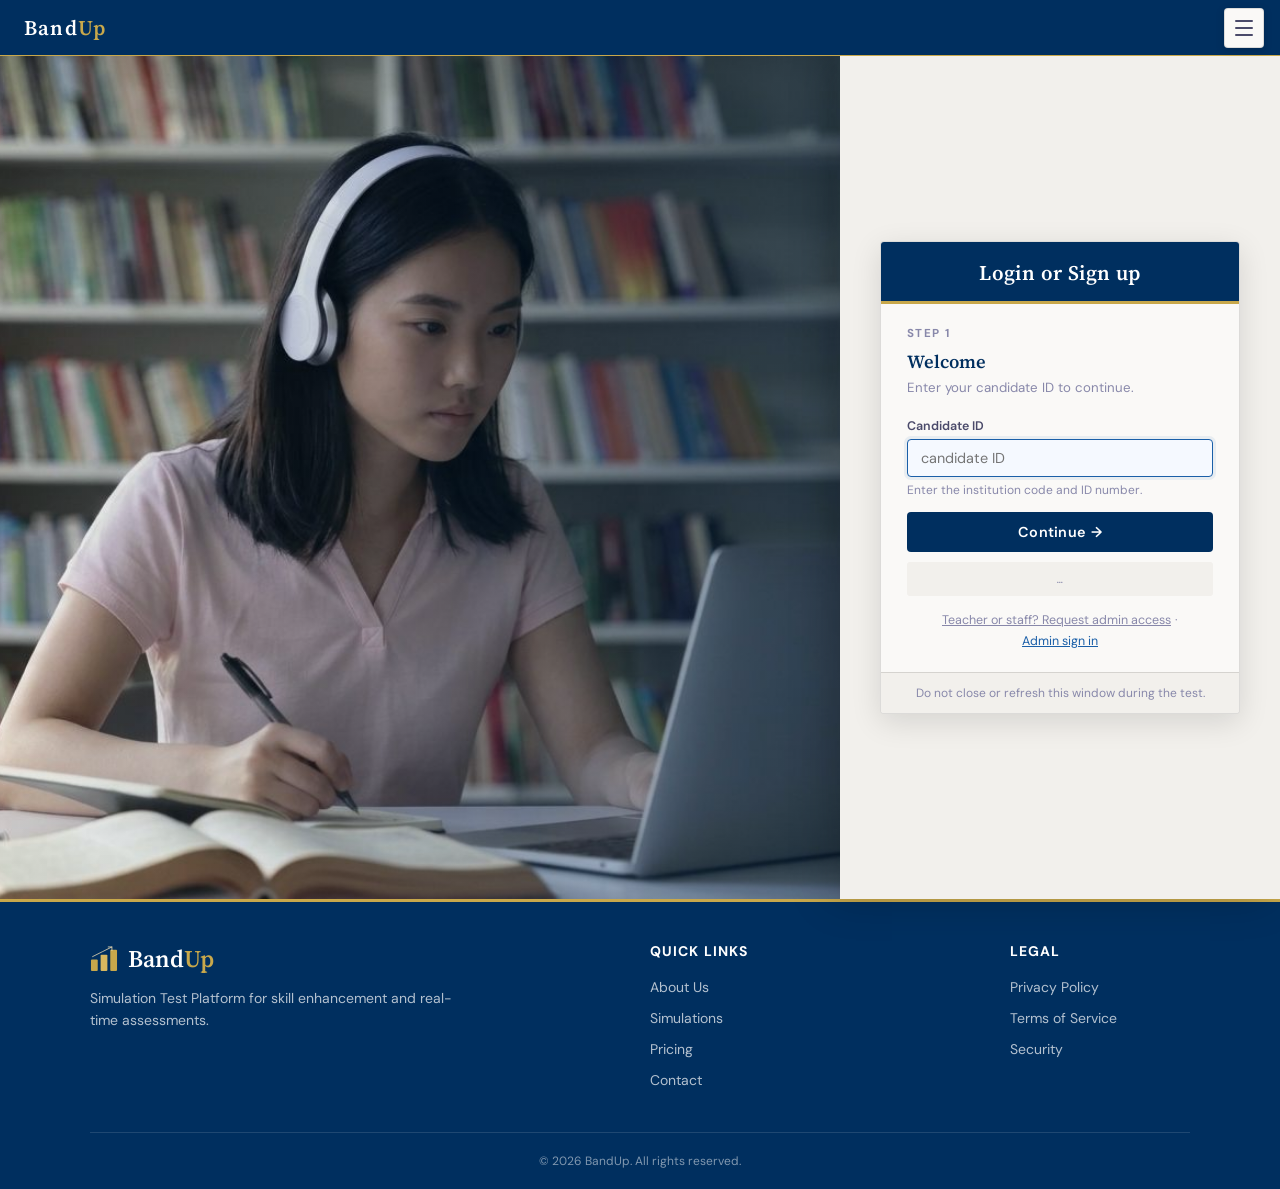
<file: review.html>
<!DOCTYPE html>
<html lang="en">
<head>
<meta charset="UTF-8">
<meta name="viewport" content="width=device-width, initial-scale=1.0">
<title>Review Answers — BandUp</title>
<link rel="preconnect" href="https://fonts.googleapis.com">
<link href="https://fonts.googleapis.com/css2?family=Source+Serif+4:ital,wght@0,400;0,600;1,400&family=DM+Sans:wght@400;500;600&display=swap" rel="stylesheet">
<style>
  *{box-sizing:border-box;margin:0;padding:0}
  :root{
    --ink:#1a1a2e;--ink2:#4a4a6a;--ink3:#8888aa;
    --paper:#faf9f7;--paper2:#f2f0ec;--paper3:#e8e5df;
    --blue:#002f5f;--blue2:#1a5fa8;--gold:#c8a84b;
    --green:#2e7d4f;--red:#c0392b;--border:rgba(0,0,0,0.1);
    --okbg:rgba(46,125,79,0.09);--badbg:rgba(192,57,43,0.08);
  }
  body.dark-mode{
    --ink:#e8e8f0;--ink2:#b8b8d0;--ink3:#8888aa;
    --paper:#1c1d2b;--paper2:#23243a;--paper3:#33344a;
    --blue:#1a5fa8;--blue2:#3a7fd8;--gold:#d8b85f;
    --green:#4caf6e;--red:#e05858;--border:rgba(255,255,255,0.1);
    --okbg:rgba(76,175,110,0.14);--badbg:rgba(224,88,88,0.14);
  }
  body{font-family:'DM Sans',sans-serif;background:var(--paper2);color:var(--ink);min-height:100vh}
  body.dark-mode{background:#15161f}
  header{background:var(--blue);color:#fff;padding:14px 20px;display:flex;align-items:center;justify-content:space-between;gap:12px}
  header a{color:#fff;text-decoration:none;font-weight:600;font-size:0.85rem;border:1px solid rgba(255,255,255,0.3);padding:7px 12px;border-radius:7px}
  header .brand{font-family:'Source Serif 4',serif;font-size:1.1rem;font-weight:600}
  main{max-width:820px;margin:0 auto;padding:18px 16px 60px}
  .card{background:var(--paper);border:1px solid var(--border);border-radius:12px;padding:18px;margin-bottom:14px}
  .title{font-family:'Source Serif 4',serif;font-size:1.35rem;font-weight:600}
  .sub{color:var(--ink3);font-size:0.85rem;margin-top:4px}
  .tabs{display:flex;gap:6px;margin:14px 0;flex-wrap:wrap}
  .tab{padding:8px 14px;border-radius:8px;border:1px solid var(--border);background:var(--paper);color:var(--ink2);font:600 0.85rem 'DM Sans',sans-serif;cursor:pointer}
  .tab.on{background:var(--blue);color:#fff;border-color:var(--blue)}
  .legend,.note,.pending{font-size:0.85rem;color:var(--ink2);background:var(--paper2);border-radius:8px;padding:10px 12px;margin-bottom:12px}
  .q{display:flex;gap:12px;padding:12px;border:1px solid var(--border);border-left-width:4px;border-radius:9px;margin-bottom:8px;background:var(--paper)}
  .q.ok{border-left-color:var(--green);background:var(--okbg)}
  .q.bad{border-left-color:var(--red);background:var(--badbg)}
  .qn{font-weight:700;color:var(--ink3);min-width:30px;text-align:right;padding-top:1px}
  .qb{flex:1;min-width:0}
  .qt{font-size:0.9rem;color:var(--ink);margin-bottom:6px;line-height:1.45}
  .ans,.key{font-size:0.88rem;line-height:1.5;word-break:break-word}
  .lbl{display:inline-block;font-size:0.68rem;font-weight:700;letter-spacing:.04em;text-transform:uppercase;color:var(--ink3);margin-right:8px;min-width:76px}
  .key{margin-top:3px;color:var(--green);font-weight:600}
  .mark{margin-left:8px;font-weight:800}
  .ok .mark{color:var(--green)}.bad .mark{color:var(--red)}
  .blank{color:var(--ink3);font-style:italic}
  .wmeta{font-size:0.82rem;color:var(--ink2);margin:12px 0 6px}
  .wtext{white-space:pre-wrap;background:var(--paper2);border-radius:8px;padding:12px;font-size:0.9rem;line-height:1.6}
  .fb{margin-top:14px;background:rgba(200,168,75,0.12);border:1px solid rgba(200,168,75,0.4);border-radius:8px;padding:12px;font-size:0.9rem;line-height:1.55}
  .scores{display:flex;gap:10px;flex-wrap:wrap;margin-top:12px}
  .chip{background:var(--paper2);border-radius:8px;padding:8px 12px;font-size:0.8rem;color:var(--ink2)}
  .chip b{display:block;font-size:1.05rem;color:var(--ink)}
  .msg{text-align:center;padding:40px 16px;color:var(--ink2)}
  .msg .big{font-size:2.2rem;margin-bottom:8px}
  .btn{display:inline-block;margin-top:14px;background:var(--blue);color:#fff;text-decoration:none;padding:10px 18px;border-radius:8px;font-weight:600;font-size:0.88rem}
</style>
</head>
<body>
<header>
  <span class="brand">BandUp</span>
  <a href="profile.html">← Back to profile</a>
</header>
<main id="main"><div class="msg"><div class="big">⏳</div>Loading your answers…</div></main>

<script src="bandup-api.js"></script>
<script>
if (localStorage.getItem('ielts_dark_mode') === '1') document.body.classList.add('dark-mode');

function esc(s){ return String(s == null ? '' : s).replace(/&/g,'&amp;').replace(/</g,'&lt;').replace(/>/g,'&gt;').replace(/"/g,'&quot;'); }
function stripTags(s){ return String(s == null ? '' : s).replace(/<br\s*\/?>|<\/p>|<\/li>/gi,' ').replace(/<[^>]*>/g,'').replace(/&nbsp;/g,' ').replace(/\s+/g,' ').trim(); }
function showMsg(icon, text, extra){
  document.getElementById('main').innerHTML = `<div class="card msg"><div class="big">${icon}</div>${text}${extra||''}</div>`;
}

// ── question text, taken from the public test file (best effort — the review works without it) ──
function collect(node, map, depth){
  if (!node || typeof node !== 'object' || depth > 9) return;
  if (Array.isArray(node)) { node.forEach(n => collect(n, map, depth + 1)); return; }
  const set = (n, text, options) => {
    n = Number(n); if (!isFinite(n)) return;
    if (!map[n]) map[n] = { text: text || '', options: options || null };
    else { if (!map[n].text && text) map[n].text = text; if (!map[n].options && options) map[n].options = options; }
  };
  // fill-in-the-blank sentences
  if (Array.isArray(node.fcLines)) node.fcLines.forEach(line => {
    const segs = (line && line.segments) || [];
    const nums = segs.filter(s => s && s.stype === 'blank' && s.num != null).map(s => s.num);
    if (!nums.length) return;
    const text = segs.map(s => s.stype === 'blank' ? '____(' + s.num + ')' : stripTags(s.text || '')).join(' ').replace(/\s+/g,' ').trim();
    nums.forEach(n => set(n, text));
  });
  // matching blocks: numbers[i] ↔ labels[i]
  if (Array.isArray(node.numbers) && Array.isArray(node.labels)) node.numbers.forEach((n, i) => set(n, stripTags(node.labels[i] || '')));
  if (Array.isArray(node.matchItems)) node.matchItems.forEach(it => { if (it && it.num != null) set(it.num, stripTags(it.label || it.text || '')); });
  // shared question text for a range (choose two letters, etc.)
  if (node.qFrom != null && node.qTo != null && node.qText) for (let n = Number(node.qFrom); n <= Number(node.qTo); n++) set(n, stripTags(node.qText));
  // single questions
  const num = node.qNum != null ? node.qNum : node.num;
  const txt = node.qText || node.question || node.q;
  if (num != null && isFinite(Number(num)) && (typeof txt === 'string' || Array.isArray(node.options)))
    set(num, typeof txt === 'string' ? stripTags(txt) : '', Array.isArray(node.options) ? node.options : null);
  Object.keys(node).forEach(k => { if (node[k] && typeof node[k] === 'object') collect(node[k], map, depth + 1); });
}

function optText(q, given){
  if (!q || !q.options || given == null) return '';
  const g = String(given).trim();
  if (g.length !== 1) return '';
  const i = 'ABCDEFGHIJKLMNOPQRSTUVWXYZ'.indexOf(g.toUpperCase());
  if (i < 0) return '';
  // options can be plain strings ("A. text"), or {text}/{label}; or already keyed by letter
  let o = q.options[i];
  if (o == null) return '';
  if (typeof o === 'object') o = o.text || o.label || '';
  return stripTags(o).replace(/^[A-Za-z][.)]\s+/, '');
}

function row(n, shown, given, ok, keyVal, q, showKey){
  const cls = ok === true ? 'ok' : ok === false ? 'bad' : '';
  const mark = ok === true ? '✓' : ok === false ? '✗' : '';
  const ot = optText(q, given);
  const gtxt = given ? esc(given) + (ot ? ` <span style="color:var(--ink3)">— ${esc(ot)}</span>` : '') : '<span class="blank">No answer</span>';
  let keyHtml = '';
  if (showKey && keyVal && ok !== true) {
    const kot = optText(q, keyVal);
    keyHtml = `<div class="key"><span class="lbl">Correct</span>${esc(keyVal)}${kot ? ` <span style="font-weight:400">— ${esc(kot)}</span>` : ''}</div>`;
  }
  return `<div class="q ${cls}"><div class="qn">${shown}</div><div class="qb">
    ${q && q.text ? `<div class="qt">${esc(q.text)}</div>` : ''}
    <div class="ans"><span class="lbl">Your answer</span>${gtxt}${mark ? `<span class="mark">${mark}</span>` : ''}</div>
    ${keyHtml}</div></div>`;
}

function section(D, which, qmap, offset){
  const answers = D[which + 'Answers'] || {};
  const marks = D[which + 'Marks'] || null;
  const keys = D[which + 'Key'] || null;
  const max = D.maxPerSection || 40;
  let right = 0, html = '';
  for (let n = 1; n <= max; n++) {
    const given = answers[String(n)] == null ? '' : String(answers[String(n)]).trim();
    const ok = marks ? (marks[String(n)] === true ? true : (marks[String(n)] === false ? false : null)) : null;
    if (ok === true) right++;
    html += row(n + offset, n + offset, given, ok, keys ? keys[String(n)] : '', qmap[n + offset], !!keys);
  }
  const head = D.hasKey
    ? `<div class="legend">${right} correct out of ${max}.${D.mode === 'marks' ? ' Your teacher has chosen not to show the correct answers for this test.' : ''}</div>`
    : `<div class="note">This test has no answer key yet, so your answers are shown but not marked.</div>`;
  return head + html;
}

function writingHtml(w){
  if (!w) return '';
  const part = (label, text, wc, band) => `
    <div class="wmeta"><b>${label}</b> · ${wc || 0} words${band ? ` · Band ${esc(band)}` : ''}</div>
    <div class="wtext">${text ? esc(text) : '<span class="blank">Nothing was written.</span>'}</div>`;
  return `<div class="card"><div class="title" style="font-size:1.1rem">✍️ Writing</div>
    ${w.graded
      ? `<div class="sub" style="margin-bottom:6px">Writing band: <b>${esc(w.band || '—')}</b>${w.speakingBand ? ` · Speaking: <b>${esc(w.speakingBand)}</b>` : ''}${w.overall ? ` · Overall: <b>${esc(w.overall)}</b>` : ''}</div>`
      : '<div class="pending">⏳ Not graded yet — your bands and feedback will appear here once your teacher has marked it.</div>'}
    ${part('Task 1', w.task1Text, w.task1WC, w.graded ? w.task1Band : '')}
    ${part('Task 2', w.task2Text, w.task2WC, w.graded ? w.task2Band : '')}
    ${w.graded && w.notes ? `<div class="fb"><b>💬 Examiner feedback</b><br>${esc(w.notes).replace(/\n/g, '<br>')}</div>` : ''}</div>`;
}

let D = null, QL = {}, QR = {}, TAB = 'L';
function render(){
  const isTOEIC = D.examType === 'TOEIC';
  const off = isTOEIC ? 100 : 0;
  const date = D.submittedAt ? new Date(D.submittedAt).toLocaleDateString('en-PH', { year:'numeric', month:'long', day:'numeric' }) : '';
  let body = '';
  if (TAB === 'L') body = section(D, 'listening', QL, 0);
  else if (TAB === 'R') body = section(D, 'reading', QR, off);
  const hdr = `<div class="card">
    <div class="title">${esc(D.testSetName || 'Test')}</div>
    <div class="sub">${esc(date)}${isTOEIC ? ' · TOEIC' : ''}</div>
    <div class="scores">
      <div class="chip"><b>${esc(D.listeningScore)}/${D.maxPerSection}</b>Listening</div>
      <div class="chip"><b>${esc(D.readingScore)}/${D.maxPerSection}</b>Reading</div>
    </div>
    <div class="tabs">
      <button class="tab ${TAB === 'L' ? 'on' : ''}" onclick="TAB='L';render()">🎧 Listening</button>
      <button class="tab ${TAB === 'R' ? 'on' : ''}" onclick="TAB='R';render()">📖 Reading</button>
      ${D.writing ? `<button class="tab ${TAB === 'W' ? 'on' : ''}" onclick="TAB='W';render()">✍️ Writing</button>` : ''}
    </div></div>`;
  document.getElementById('main').innerHTML = hdr + (TAB === 'W' ? writingHtml(D.writing) : body);
  window.scrollTo(0, 0);
}

(async function boot(){
  const raw = sessionStorage.getItem('candidateData');
  if (!raw) { window.location.href = 'index.html'; return; }
  const cd = JSON.parse(raw);
  const sub = new URLSearchParams(location.search).get('sub') || '';
  if (!sub) { showMsg('🤔', 'No attempt was selected.', '<br><a class="btn" href="profile.html">Back to profile</a>'); return; }

  let res;
  try { res = await callSheets({ action:'getAttemptReview', candidateID: cd.candidateID, submissionID: sub }); }
  catch(e) { showMsg('📡', 'Could not reach the server. Please check your connection and try again.', '<br><a class="btn" href="javascript:location.reload()">Try again</a>'); return; }

  if (res && res.sessionInvalid) { sessionStorage.clear(); window.location.href = 'index.html'; return; }
  if (res && res.preview) { showMsg('👀', 'This is an admin preview, so there are no personal answers to review here.', '<br><a class="btn" href="profile.html">Back</a>'); return; }
  if (res && res.reviewOff) { showMsg('🔒', 'Your teacher has turned off answer review for this test.', '<br><a class="btn" href="profile.html">Back to profile</a>'); return; }
  if (!res || !res.success) { showMsg('⚠️', esc((res && res.message) || 'Could not load this attempt.'), '<br><a class="btn" href="profile.html">Back to profile</a>'); return; }
  D = res;
  render();

  // question wording (optional): find this test's file via the test list, then read it
  try {
    const ts = await callSheets({ action:'getTestSets', candidateID: cd.candidateID });
    const set = ((ts && ts.sets) || []).find(s => s.setID === D.testSetID);
    if (set && set.configURL) {
      const cfg = await (await fetch(set.configURL, { cache:'no-store' })).json();
      if (cfg.listening) collect(cfg.listening, QL, 0);
      if (cfg.reading)   collect(cfg.reading,   QR, 0);
      render();
    }
  } catch(e) { /* the answers are already on screen without the question text */ }
})();
</script>
</body>
</html>
</file>
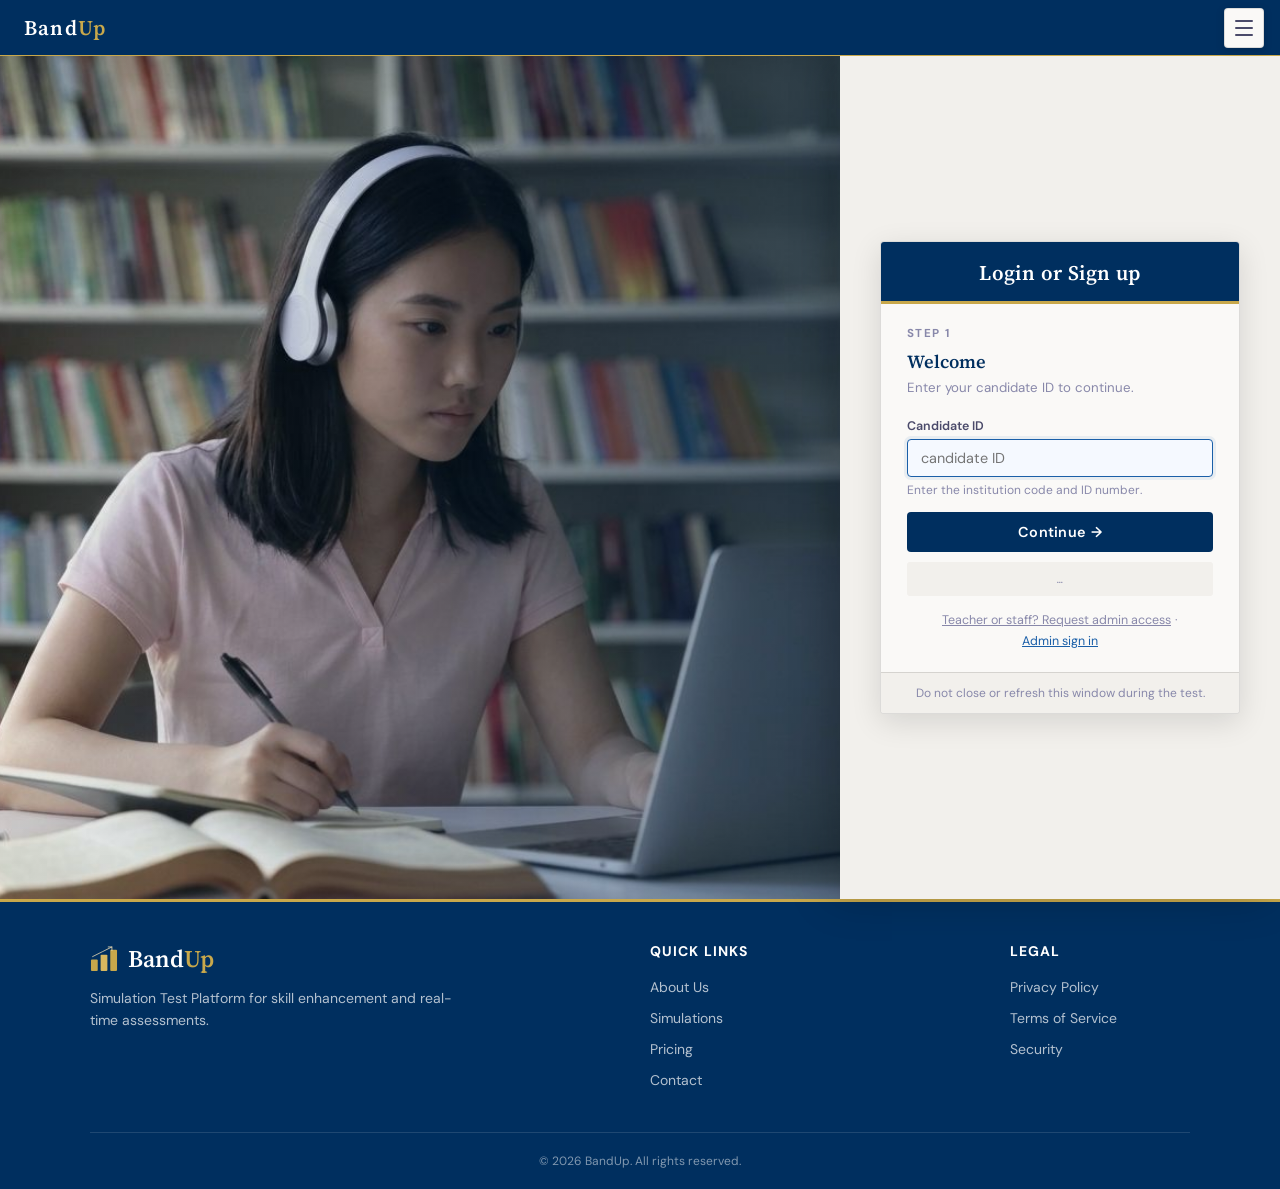
<file: simulation.html>
<!DOCTYPE html>
<html lang="en" translate="no" class="notranslate">
<head>
<meta charset="UTF-8">
<meta name="google" content="notranslate">
<meta http-equiv="Content-Language" content="en">
<meta name="viewport" content="width=device-width, initial-scale=1.0">
<title>BandUp</title>
<link rel="preconnect" href="https://fonts.googleapis.com">
<link href="https://fonts.googleapis.com/css2?family=Source+Serif+4:ital,wght@0,300;0,400;0,600;1,400&family=DM+Sans:wght@400;500;600&display=swap" rel="stylesheet">
<script src="https://www.youtube.com/iframe_api" async defer></script>
<style>
  *{box-sizing:border-box;margin:0;padding:0}
  html{font-size:100%;transition:font-size 0.08s linear} /* base for rem scaling — adjusted by JS via font-size adjuster */
  :root{
    --ink:#1a1a2e;--ink2:#4a4a6a;--ink3:#8888aa;
    --paper:#faf9f7;--paper2:#f2f0ec;--paper3:#e8e5df;
    --blue:#002f5f;--blue2:#1a5fa8;--gold:#c8a84b;
    --green:#2e7d4f;--red:#c0392b;--border:rgba(0,0,0,0.1);
    --input-focus:#fff9c4;
    --input-filled-bg:#f5fbf7;--input-active-bg:#f5f9ff;--input-filled-fc-bg:#e8f5e9;
  }
  body.dark-mode{
    --ink:#e8e8f0;--ink2:#b8b8d0;--ink3:#8888aa;
    --paper:#1c1d2b;--paper2:#23243a;--paper3:#33344a;
    --blue:#1a5fa8;--blue2:#3a7fd8;--gold:#d8b85f;
    --green:#4caf6e;--red:#e05858;--border:rgba(255,255,255,0.1);
    --input-focus:#3a3a1c;
    --input-filled-bg:#1f3326;--input-active-bg:#182a3d;--input-filled-fc-bg:#1f3326;
  }
  body.dark-mode{background:#15161f}
  body.dark-mode .q-input,body.dark-mode .fc-inline-input,body.dark-mode .writing-textarea{background:#23243a;color:var(--ink)}
  body.dark-mode .mc-opt{background:#23243a}
  body.dark-mode .timer{background:#2a2a3a;color:#ff8080}
  body.dark-mode .passage{color:var(--ink)}

  /* FONT SIZE CONTROL — slider (5 stops matching FONT_SCALE_STEPS) */
  .font-size-ctrl{display:flex;gap:7px;align-items:center}
  .fs-icon{font-family:'DM Sans',sans-serif;font-weight:700;color:rgba(255,255,255,0.65);line-height:1;user-select:none}
  .fs-icon-sm{font-size:0.68rem}
  .fs-icon-lg{font-size:1rem}
  .fs-slider{
    -webkit-appearance:none;appearance:none;
    width:78px;height:4px;border-radius:2px;
    background:rgba(255,255,255,0.25);
    outline:none;cursor:pointer;margin:0;
  }
  .fs-slider::-webkit-slider-thumb{
    -webkit-appearance:none;appearance:none;
    width:15px;height:15px;border-radius:50%;
    background:var(--gold);border:2px solid #fff;
    cursor:pointer;transition:transform 0.1s;
  }
  .fs-slider::-webkit-slider-thumb:hover{transform:scale(1.15)}
  .fs-slider::-moz-range-thumb{
    width:15px;height:15px;border-radius:50%;
    background:var(--gold);border:2px solid #fff;
    cursor:pointer;transition:transform 0.1s;
  }
  .fs-slider::-moz-range-thumb:hover{transform:scale(1.15)}
  .fs-slider::-moz-range-track{background:rgba(255,255,255,0.25);height:4px;border-radius:2px}
  body{font-family:'DM Sans',sans-serif;background:var(--paper2);color:var(--ink);height:100dvh;overflow:hidden;display:flex;flex-direction:column}
  @media (max-width:900px){
    body{height:auto;min-height:100dvh;overflow:auto}
    .main{min-height:0;height:calc(100dvh - 56px - 52px)}
  }
  .hdr{background:var(--blue);color:#fff;height:40px;display:grid;grid-template-columns:1fr auto 1fr;align-items:center;column-gap:16px;padding:0 20px;flex-shrink:0;position:relative}
  .hdr-left{display:flex;align-items:center;gap:14px;justify-self:start;min-width:0;overflow:hidden}
  .hdr-center{justify-self:center}
  .hdr-right{display:flex;align-items:center;gap:10px;justify-self:end}
  .hdr-burger{display:block;background:transparent;border:none;color:#fff;font-size:1.4rem;cursor:pointer;padding:4px 8px;line-height:1}
  /* Dropdown for Tests/Profile links — opened by the burger button, on every screen size */
  .hdr-menu-dropdown{display:none;position:absolute;top:40px;right:20px;flex-direction:column;gap:8px;background:var(--blue);padding:12px;border-radius:0 0 8px 8px;box-shadow:0 8px 20px rgba(0,0,0,0.25);z-index:80;min-width:160px}
  .hdr-menu-dropdown.open{display:flex}
  /* phone: text-size slider + dark mode move into the burger menu (see placeHdrTools()) */
  .hdr-menu-tools{display:flex;flex-direction:column;gap:12px;padding-bottom:12px;border-bottom:1px solid rgba(255,255,255,0.2)}
  .hdr-menu-tools:empty{display:none}
  .hdr-menu-tools .font-size-ctrl{width:100%;gap:10px}
  .hdr-menu-tools .fs-slider{flex:1;width:auto;min-width:0}
  .hdr-menu-tools .btn-profile{width:100%;justify-content:center}
  .dm-label{display:none}
  .hdr-menu-tools .dm-label{display:inline}
  @media(max-width:780px){.hdr-menu-dropdown{right:8px;min-width:230px}}
  /* narrow phones: keep the header's three groups from running into each other */
  @media(max-width:480px){
    .hdr{column-gap:6px;padding:0 10px;grid-template-columns:auto minmax(0,1fr) auto}
    .hdr-center{min-width:0;text-align:center}
    .hdr-center .timer-pending{font-size:0.62rem !important;line-height:1.15;letter-spacing:0.03em !important;white-space:normal}
    .hdr-info-toggle{font-size:0.7rem}
  }
  .hdr-menu-dropdown .btn-profile{width:100%;justify-content:center}
  @media(max-width:900px){
    .hdr-right{gap:8px}
  }
  .hdr-info-toggle{display:none;align-items:center;gap:4px;background:transparent;border:none;color:rgba(255,255,255,0.8);font-size:0.76rem;cursor:pointer;padding:4px 2px;white-space:nowrap;flex-shrink:0}
  .hdr-info-arrow{display:inline-block;font-size:0.68rem;transition:transform 0.2s}
  .hdr-info-toggle.open .hdr-info-arrow{transform:rotate(90deg)}
  .hdr-info-panel{display:flex;align-items:center;gap:14px;min-width:0;overflow:hidden}
  @media(max-width:780px){
    .hdr-left{overflow:visible} /* the info panel below is now absolutely positioned — don't let hdr-left's text-truncation clipping cut it off */
    .hdr-info-toggle{display:inline-flex}
    .hdr-info-panel{position:absolute;top:40px;left:0;right:0;background:var(--blue);padding:4px 20px 14px;box-shadow:0 8px 20px rgba(0,0,0,0.25);z-index:79;flex-direction:column;align-items:flex-start;gap:6px;display:none}
    .hdr-info-panel.open{display:flex}
    .candidate-info{flex-direction:column;align-items:flex-start;gap:4px;white-space:normal}
  }
  .hdr-logo{font-family:'Source Serif 4',serif;font-size:0.95rem;font-weight:600}.hdr-logo span{color:var(--gold)}
  .hdr-badge{background:rgba(255,255,255,0.12);border:1px solid rgba(255,255,255,0.2);border-radius:4px;padding:2px 8px;font-size:0.7rem;color:rgba(255,255,255,0.8);white-space:nowrap}
  .candidate-info{font-size:0.8rem;color:rgba(255,255,255,0.7);display:flex;align-items:center;gap:16px;white-space:nowrap;min-width:0;overflow:hidden}
  .candidate-info span{overflow:hidden;text-overflow:ellipsis;white-space:nowrap;min-width:0}
  .candidate-info b{color:#fff}
  .btn-profile{padding:5px 14px;border:1px solid rgba(255,255,255,0.3);border-radius:5px;color:rgba(255,255,255,0.85);background:transparent;font-size:0.75rem;font-weight:600;cursor:pointer;font-family:'DM Sans',sans-serif;display:inline-flex;align-items:center;gap:5px;line-height:1;transition:all 0.15s}
  .btn-profile:hover{background:rgba(255,255,255,0.12);border-color:rgba(255,255,255,0.5)}
  .timer{background:#fff;color:var(--red);border-radius:6px;padding:3px 14px;font-family:monospace;font-size:0.95rem;font-weight:700;letter-spacing:0.05em}
  .timer.warn{background:var(--red);color:#fff;animation:pulse 1s infinite}
  @keyframes pulse{0%,100%{opacity:1}50%{opacity:0.85}}
  .main{display:flex;flex:1;overflow:hidden}
  .panel-right{flex:1;display:flex;flex-direction:column;overflow:hidden;background:var(--paper)}
  .right-tab-bar{background:var(--blue);border-bottom:3px solid var(--gold);display:flex;align-items:center;justify-content:space-between;flex-shrink:0}
  .rtab-group{display:flex}
  .continue-btn-inline{margin:0 12px;padding:6px 14px;background:var(--gold);color:var(--blue);border:none;border-radius:6px;font-family:'DM Sans',sans-serif;font-size:0.75rem;font-weight:700;cursor:pointer;white-space:nowrap;transition:all 0.15s}
  .continue-btn-inline:hover{opacity:0.85}
  .panel-left{flex:1;border-right:1px solid var(--border);display:flex;flex-direction:column;overflow:hidden;background:var(--paper);transition:flex-basis 0.2s}
  .main.compact-left .panel-left{flex:0 0 var(--compact-left-w, 260px);transition:none}
  .main.compact-left .panel-right{flex:1}
  .main.no-left .panel-left{display:none} /* Listening no longer uses the left panel at all — audio controls live inline in the right panel instead */
  .main.no-left .resize-handle{display:none}

  /* ═══ RESIZE HANDLE ═══
     Previously nearly invisible in its idle state (a 3px sliver at 10%
     opacity against a near-identical background). Now given a persistent
     tinted strip + a visible grip glyph so it reads as an affordance
     without hovering first, while still highlighting further on
     hover/drag for clear feedback. */
  .resize-handle{
    width:10px;cursor:col-resize;flex-shrink:0;position:relative;display:none;
    background:rgba(0,47,95,0.05);
  }
  body.dark-mode .resize-handle{background:rgba(255,255,255,0.04)}
  .main.compact-left .resize-handle{display:block}
  .resize-handle:hover,.resize-handle.dragging{background:rgba(200,168,75,0.18)}
  .resize-handle::before{
    content:'⋮';
    position:absolute;left:50%;top:50%;transform:translate(-50%,-50%);
    font-size:1rem;line-height:1;color:var(--ink3);opacity:0.55;
    letter-spacing:0;pointer-events:none;transition:color 0.15s,opacity 0.15s;
  }
  .resize-handle::after{
    content:'';position:absolute;left:50%;top:50%;transform:translate(-50%,-50%);
    width:4px;height:44px;background:var(--ink3);opacity:0.35;border-radius:3px;
    transition:background 0.15s,opacity 0.15s;
  }
  .resize-handle:hover::after,.resize-handle.dragging::after{background:var(--gold);opacity:0.9}
  .resize-handle:hover::before,.resize-handle.dragging::before{color:var(--gold);opacity:0.9}
  .resize-handle::before{display:none} /* the ⋮ glyph overlaps the bar oddly at this size — bar alone reads cleanest */

  .rtab{padding:7px 20px;border:none;background:transparent;color:rgba(255,255,255,0.6);font-family:'DM Sans',sans-serif;font-size:0.78rem;font-weight:600;letter-spacing:0.05em;text-transform:uppercase;cursor:pointer;position:relative;transition:color 0.2s}
  .rtab:hover{color:rgba(255,255,255,0.9)}.rtab.active{color:#fff}
  .rtab.active::after{content:'';position:absolute;bottom:-3px;left:0;right:0;height:3px;background:var(--gold)}
  .rtab.locked-tab{opacity:0.35;cursor:not-allowed;pointer-events:none}
  .rtab.done-tab{opacity:0.55}
  .continue-btn{margin:12px 16px;padding:11px;background:var(--blue2);color:#fff;border:none;border-radius:8px;font-family:'DM Sans',sans-serif;font-size:0.88rem;font-weight:600;cursor:pointer;width:calc(100% - 32px);transition:all 0.15s}
  .continue-btn:hover{opacity:0.9}
  .inner-tabs{background:var(--paper2);border-bottom:1px solid var(--border);display:flex;padding:0 16px;flex-shrink:0}
  .inner-tab{padding:9px 16px;border:none;background:transparent;font-family:'DM Sans',sans-serif;font-size:0.8rem;font-weight:600;color:var(--ink3);cursor:pointer;border-bottom:2px solid transparent;margin-bottom:-1px;transition:all 0.15s}
  .inner-tab.active{color:var(--blue);border-bottom-color:var(--blue)}
  .scroll{flex:1;overflow-y:auto;padding:24px}
  .scroll::-webkit-scrollbar{width:4px}.scroll::-webkit-scrollbar-thumb{background:var(--paper3);border-radius:2px}
  .audio-bar-compact{background:var(--paper2);border-bottom:1px solid var(--border);flex-shrink:0}
  .audio-bar-row{display:flex;align-items:center;gap:12px;padding:8px 20px}
  .audio-label{font-family:'Source Serif 4',serif;font-size:0.78rem;color:var(--ink2);margin-bottom:3px}
  .audio-img{width:calc(100% - 40px);height:auto;max-height:320px;object-fit:contain;border-radius:8px;display:none;margin:0 20px 10px}
  .play-ring{width:32px;height:32px;flex-shrink:0;border-radius:50%;border:2px solid var(--blue);background:transparent;color:var(--blue);font-size:0.88rem;cursor:pointer;display:inline-flex;align-items:center;justify-content:center;transition:all 0.2s}
  .play-ring:hover:not(:disabled){background:var(--blue);color:#fff;transform:scale(1.05)}
  .play-ring:disabled{border-color:var(--border);color:var(--ink3);cursor:not-allowed}
  .audio-status{font-size:0.7rem;font-weight:600;color:var(--ink3);text-transform:uppercase;letter-spacing:0.05em;white-space:nowrap;flex-shrink:0}
  .progress-bar{width:100%;height:2px;background:var(--paper3);border-radius:2px;margin-top:4px;overflow:hidden;pointer-events:none}
  .progress-fill{height:100%;background:var(--blue2);width:0%;transition:width 0.3s}
  .passage{font-family:'Source Serif 4',serif;font-size:0.95rem;line-height:1.9;color:var(--ink);padding-bottom:40px}
  .passage h2{font-size:1.15rem;font-weight:600;margin-bottom:14px;color:var(--blue);padding-bottom:10px;border-bottom:1px solid var(--border)}
  .passage p{margin-bottom:14px}
  .prompt-card{background:var(--paper);border:1px solid var(--border);border-radius:10px;padding:18px 20px;margin-bottom:16px}
  .prompt-card h3{font-family:'Source Serif 4',serif;font-size:1rem;font-weight:600;color:var(--blue);margin-bottom:10px}
  .prompt-card p{font-size:0.88rem;line-height:1.7;color:var(--ink2)}
  .q-section-label{font-size:0.72rem;font-weight:700;letter-spacing:0.12em;text-transform:uppercase;color:var(--ink3);margin-bottom:14px;padding-bottom:8px;border-bottom:1px solid var(--paper3)}
  .q-block{margin-bottom:12px;padding:13px 15px;border-radius:8px;background:var(--paper);border:1px solid var(--border);transition:border-color 0.2s}
  .q-block:focus-within{border-color:var(--blue2);background:var(--paper2)}
  .q-num{display:inline-block;width:22px;height:22px;border-radius:50%;background:var(--blue);color:#fff;font-size:0.72rem;font-weight:700;text-align:center;line-height:22px;margin-right:8px;flex-shrink:0}
  .q-text{font-size:0.88rem;color:var(--ink);line-height:1.5;display:flex;align-items:flex-start;margin-bottom:8px}
  .q-input{width:100%;padding:7px 12px;border:1px solid var(--paper3);border-radius:6px;font-family:'DM Sans',sans-serif;font-size:0.88rem;color:var(--ink);background:var(--paper);transition:all 0.15s}
  .q-input:focus{outline:none;border-color:var(--blue2);background:var(--input-active-bg)}
  .q-input.filled{border-color:var(--green);background:var(--input-filled-bg)}
  .mc-opts{display:flex;flex-direction:column;gap:5px;margin-top:6px}
  .mc-opt{display:flex;align-items:center;gap:10px;padding:7px 12px;border:1px solid var(--paper3);border-radius:6px;cursor:pointer;font-size:0.86rem;transition:all 0.15s;font-family:'DM Sans',sans-serif}
  .mc-opt-thumb{max-width:240px;max-height:180px;border-radius:6px;border:1px solid var(--paper3);display:block;margin-top:6px;object-fit:contain}
  .mc-opt:hover{background:var(--paper);border-color:var(--blue2)}
  .mc-opt.sel{background:#f0f5ff;border-color:var(--blue2);color:var(--blue)}
  .mc-opt input{accent-color:var(--blue)}
  /* Grid layout for image-based MC options — used when at least one option has an image,
     so picture-choice questions lay out side-by-side instead of stacking full-width. */
  .mc-opts-grid{display:grid;grid-template-columns:repeat(2,1fr);gap:10px}
  @media(max-width:600px){.mc-opts-grid{grid-template-columns:1fr}}
  .mc-opts-grid .mc-opt{flex-direction:column;align-items:flex-start;text-align:left}
  .mc-opts-grid .mc-opt-thumb{max-width:100%;width:100%}
  .writing-wrap{display:flex;flex-direction:column;height:100%;padding:20px;gap:12px}
  .writing-textarea{flex:1;resize:none;border:1px solid var(--border);border-radius:10px;padding:16px;font-family:'Source Serif 4',serif;font-size:0.98rem;line-height:1.8;color:var(--ink);background:var(--paper);transition:border-color 0.2s;width:100%}
  .writing-textarea:focus{outline:none;border-color:var(--blue2)}
  .wc-badge{font-size:0.8rem;font-weight:600;color:var(--ink3)}.wc-badge b{color:var(--ink)}
  .wc-progress{width:140px;height:4px;background:var(--paper3);border-radius:2px;overflow:hidden}
  .wc-fill{height:100%;background:var(--blue2);transition:width 0.3s;border-radius:2px}
  .nav-footer{background:var(--blue);padding:8px 16px;display:flex;align-items:center;gap:6px;flex-wrap:wrap;flex-shrink:0;position:sticky;bottom:0;z-index:10}
  .nav-footer.collapsed{padding:6px 16px}
  .nav-footer.collapsed #nav-squares{display:none!important}
  .nav-toggle-btn{background:none;border:1px solid rgba(255,255,255,0.35);color:rgba(255,255,255,0.85);border-radius:5px;padding:3px 8px;font-size:0.7rem;font-weight:600;cursor:pointer;flex-shrink:0}
  .nav-toggle-btn:hover{border-color:#fff;color:#fff}
  .nav-lbl{font-size:0.7rem;font-weight:700;letter-spacing:0.1em;color:rgba(255,255,255,0.5);text-transform:uppercase;margin-right:4px}
  .nav-sq{width:26px;height:26px;border-radius:4px;background:rgba(255,255,255,0.12);border:1px solid rgba(255,255,255,0.2);color:rgba(255,255,255,0.7);font-size:0.7rem;font-weight:700;display:inline-flex;align-items:center;justify-content:center;cursor:pointer;transition:all 0.15s}
  .nav-sq.done{background:var(--green);border-color:var(--green);color:#fff}
  .section-header{font-size:0.8rem;font-weight:700;letter-spacing:0.08em;text-transform:uppercase;color:var(--blue);margin-bottom:16px}
  .instructions-box{margin-top:20px;padding:14px 16px;background:var(--paper2);border-radius:8px;font-size:0.82rem;color:var(--ink3);line-height:1.6;border:1px solid var(--border)}
  .fc-image-wrap{margin-bottom:16px;text-align:center}
  .fc-image-wrap img{max-width:100%;border-radius:8px;border:1px solid var(--border);box-shadow:0 2px 8px rgba(0,0,0,0.08)}
  .fc-inputs{display:grid;grid-template-columns:1fr 1fr;gap:8px;margin-top:12px}
  .fc-input-row{display:flex;align-items:center;gap:8px}
  .fc-input-row .q-num{flex-shrink:0}
  .fc-input-row input{flex:1;padding:7px 10px;border:1px solid var(--paper3);border-radius:6px;font-family:'DM Sans',sans-serif;font-size:0.88rem;color:var(--ink);background:var(--paper);transition:all 0.15s}
  .fc-input-row input:focus{outline:none;border-color:var(--blue2);background:var(--input-active-bg)}
  .fc-input-row input.filled{border-color:var(--green);background:var(--input-filled-bg)}
  .matching-options-box{display:grid;grid-template-columns:1fr 1fr;gap:4px 16px;background:var(--paper2);border:1px solid var(--border);border-radius:8px;padding:12px 16px;margin-bottom:14px;font-size:0.85rem;color:var(--ink2)}
  .submit-btn{margin:0 16px 16px;padding:11px;background:var(--green);color:#fff;border:none;border-radius:8px;font-family:'DM Sans',sans-serif;font-size:0.9rem;font-weight:600;cursor:pointer;width:calc(100% - 32px);transition:all 0.15s}
  .submit-btn:hover{opacity:0.9}

  /* ---- Anti-copy: questions/passages can't be selected; answer fields stay fully usable ---- */
  body{-webkit-user-select:none;user-select:none;-webkit-touch-callout:none}
  input,textarea,[contenteditable="true"]{-webkit-user-select:text;user-select:text;-webkit-touch-callout:default}
  @media print{body{display:none!important}}
  #toast-wrap{position:fixed;top:66px;left:50%;transform:translateX(-50%);z-index:9999;display:flex;flex-direction:column;gap:8px;align-items:center;pointer-events:none}
  .toast{pointer-events:auto;min-width:260px;max-width:min(90vw,420px);padding:12px 16px;border-radius:9px;font-size:0.85rem;font-weight:600;box-shadow:0 6px 20px rgba(0,0,0,0.2);display:flex;align-items:center;gap:10px;animation:toastIn 0.25s ease-out;color:#fff}
  .toast.info{background:var(--blue2)}
  .toast.warn{background:#b8860b}
  .toast.danger{background:var(--red)}
  @keyframes toastIn{from{opacity:0;transform:translateY(-10px)}to{opacity:1;transform:translateY(0)}}
  @keyframes toastOut{from{opacity:1}to{opacity:0}}
  .btn-nav-next{transition:transform 0.15s cubic-bezier(0.16,1,0.3,1),box-shadow 0.15s ease,background-color 0.2s ease}
  .btn-nav-next:hover{transform:translateY(-1px);box-shadow:0 6px 16px rgba(0,0,0,0.15)}
  .btn-nav-next:active{transform:translateY(0) scale(0.98)}
  @keyframes gentlePulse{0%,100%{box-shadow:0 0 0 0 rgba(46,125,79,0.4)}50%{box-shadow:0 0 0 6px rgba(46,125,79,0)}}
  .btn-nav-next[style*="1a7a4c"]{animation:gentlePulse 1.8s ease-in-out infinite}
  .nav-sq:hover{transform:scale(1.12)}
  .mc-opt,.q-input,.fc-inline-input{transition:border-color 0.15s ease,background-color 0.15s ease,box-shadow 0.15s ease}

  body.no-animations, body.no-animations *, body.no-animations *::before, body.no-animations *::after{
    animation-duration:0.001s !important; animation-delay:0s !important;
    transition-duration:0.001s !important; transition-delay:0s !important;
  }
  .hidden{display:none!important}
  .content-pre{white-space:pre-wrap;font-family:inherit}
  #start-gate-overlay{position:fixed;inset:0;background:var(--paper2);z-index:5000;display:none;align-items:flex-start;justify-content:center;overflow-y:auto;padding:20px}
  .stage-gate{max-width:640px;margin:40px auto;background:var(--paper);border:1px solid var(--border);border-radius:14px;padding:36px;box-shadow:0 8px 30px rgba(0,0,0,0.12);color:var(--ink)}
  .stage-gate h1{font-family:'Source Serif 4',serif;color:var(--blue);font-size:1.4rem;margin-bottom:16px}
  .stage-gate p{font-size:0.9rem;line-height:1.7;color:var(--ink2);margin-bottom:12px}
  .stage-gate .btn{margin-top:10px;padding:12px 22px;background:var(--blue);color:#fff;border:none;border-radius:8px;font-family:'DM Sans',sans-serif;font-size:0.9rem;font-weight:600;cursor:pointer;width:100%;transition:all 0.15s}
  .stage-gate .btn:hover:not(:disabled){background:var(--blue2)}
  .stage-gate .btn:disabled{opacity:0.4;cursor:not-allowed}
  .ack-row{display:flex;gap:9px;align-items:flex-start;margin:18px 0 4px;font-size:0.85rem;color:var(--ink2);cursor:pointer;background:var(--paper2);padding:12px 14px;border-radius:8px}
  .ack-row input{margin-top:3px;flex-shrink:0}
</style>
</head>
<body translate="no">
<div id="toast-wrap"></div>
<div id="start-gate-overlay"></div>

<div class="hdr">
  <div class="hdr-left">
    <div class="hdr-logo"><svg width="30" height="30" viewBox="0 0 290 270" role="img" aria-label="BandUp"><rect x="10" y="140" width="70" height="120" rx="10" fill="#c8a84b"/><rect x="110" y="90" width="70" height="170" rx="10" fill="#d8b85f"/><rect x="210" y="40" width="70" height="220" rx="10" fill="#c8a84b"/><path d="M27 110 L127 60 L227 10" fill="none" stroke="#f2e2b8" stroke-width="8" stroke-linecap="round" stroke-linejoin="round"/><path d="M189 10 L227 10 L227 48" fill="none" stroke="#f2e2b8" stroke-width="8" stroke-linecap="round" stroke-linejoin="round"/></svg></div>
    <button class="hdr-info-toggle" id="hdr-info-toggle" onclick="toggleHdrInfo()">Test Info <span class="hdr-info-arrow">▸</span></button>
    <div class="hdr-info-panel" id="hdr-info-panel">
      <div class="hdr-badge" id="hdr-badge">Simulation Test</div>
      <div class="candidate-info" id="hdr-actions">
        <span>Candidate: <b id="disp-name">Guest</b></span>
        <span>ID: <b id="disp-id">N/A</b></span>
      </div>
    </div>
  </div>
  <div class="hdr-center">
    <div class="timer" id="timer" style="display:none">2:00:00</div>
    <div class="timer-pending" id="timer-pending" style="font-size:0.78rem;color:rgba(255,255,255,0.65);text-transform:uppercase;letter-spacing:0.06em">Listening — untimed</div>
  </div>
  <div class="hdr-right">
    <div class="font-size-ctrl" title="Adjust text size">
      <span class="fs-icon fs-icon-sm">A</span>
      <input type="range" class="fs-slider" id="fs-slider" min="85" max="145" step="1" value="100"
             oninput="setFontSize(this.value)" aria-label="Text size">
      <span class="fs-icon fs-icon-lg">A</span>
    </div>
    <button class="btn-profile" id="dark-mode-toggle" onclick="toggleDarkMode()" title="Toggle dark mode"><span id="dm-icon">🌙</span><span class="dm-label">Dark mode</span></button>
    <button class="hdr-burger" onclick="toggleHdrMenu()" aria-label="Menu">☰</button>
  </div>
  <div class="hdr-menu-dropdown" id="hdr-menu-dropdown"><div class="hdr-menu-tools" id="hdr-menu-tools"></div>
    <button class="btn-profile" onclick="window.location.href='tests.html'">← Tests</button>
    <button class="btn-profile" onclick="window.location.href='profile.html'">👤 My Profile</button>
  </div>
</div>

<div class="main">
  <!-- LEFT PANEL -->
  <div class="panel-left">
    <!-- READING -->
    <div id="R-left" class="hidden" style="display:flex;flex-direction:column;height:100%">
      <div class="inner-tabs">
        <button class="inner-tab active" id="lp1" onclick="syncPassage(1)">Passage 1</button>
        <button class="inner-tab" id="lp2" onclick="syncPassage(2)">Passage 2</button>
        <button class="inner-tab" id="lp3" onclick="syncPassage(3)">Passage 3</button>
      </div>
      <div class="scroll" style="background:var(--paper);line-height:1.8">
        <div id="pass1" class="passage">Loading...</div>
        <div id="pass2" class="passage hidden">Loading...</div>
        <div id="pass3" class="passage hidden">Loading...</div>
      </div>
    </div>
    <!-- WRITING -->
    <div id="W-left" class="hidden scroll" style="background:var(--paper)">
      <div id="w-prompt-1" class="prompt-card">
        <h3>Writing Task 1</h3>
        <div id="prompt-text-1" class="content-pre" style="font-size:0.88rem;line-height:1.7;color:var(--ink2)">Loading...</div>
        <img id="W-img-1" style="max-width:250%;max-height:500px;margin-top:12px;border-radius:8px;display:none">
      </div>
      <div id="w-prompt-2" class="prompt-card hidden">
        <h3>Writing Task 2</h3>
        <div id="prompt-text-2" class="content-pre" style="font-size:0.88rem;line-height:1.7;color:var(--ink2)">Loading...</div>
        <img id="W-img-2" style="max-width:250%;max-height:500px;margin-top:12px;border-radius:8px;display:none">
      </div>
    </div>
  </div>

  <div class="resize-handle" id="resize-handle" onmousedown="startResize(event)" ontouchstart="startResize(event)" ondblclick="resetCompactWidth()" title="Drag to resize · double-click to reset"></div>

  <!-- RIGHT PANEL -->
  <div class="panel-right">
    <div class="right-tab-bar">
      <div class="rtab-group">
        <button class="rtab active" id="tab-L" onclick="switchSection('L')">Listening</button>
        <button class="rtab locked-tab" id="tab-R" onclick="switchSection('R')">Reading</button>
        <button class="rtab locked-tab" id="tab-W" onclick="switchSection('W')">Writing</button>
      </div>
      <button class="continue-btn-inline" id="continue-btn" style="display:none" onclick="continueToNextSection()">Done — Continue to Writing →</button>
    </div>
    <!-- LISTENING QS -->
    <div id="L-right" style="display:flex;flex-direction:column;height:100%;overflow:hidden">
      <div class="inner-tabs" id="L-sec-tabs">
        <button class="inner-tab active" id="lst1" onclick="switchLSection(1)">Sec 1</button>
        <button class="inner-tab" id="lst2" onclick="switchLSection(2)">Sec 2</button>
        <button class="inner-tab" id="lst3" onclick="switchLSection(3)">Sec 3</button>
        <button class="inner-tab" id="lst4" onclick="switchLSection(4)">Sec 4</button>
      </div>
      <div class="audio-bar-compact" id="L-audio-bar">
        <div class="audio-bar-row">
          <button class="play-ring" id="play-btn" disabled onclick="playAudio()">&#9654;</button>
          <div style="flex:1;min-width:0">
            <div class="audio-label" id="L-section-label">Section Audio</div>
            <div class="progress-bar"><div class="progress-fill" id="audio-prog"></div></div>
          </div>
          <div class="audio-status" id="audio-status">Loading...</div>
        </div>
        <img id="audio-img" class="audio-img" src="" alt="">
        <audio id="audio-el" preload="auto" onended="onAudioEnd()" ontimeupdate="updateProgress()" oncontextmenu="return false" style="display:none"></audio>
        <div id="yt-player-target" style="position:absolute;left:-9999px;top:-9999px;width:1px;height:1px;overflow:hidden"></div>
      </div>
      <div class="scroll">
        <div class="section-header" id="L-q-head">Questions 1–10</div>
        <div id="L-qs-1"></div>
        <div id="L-qs-2" class="hidden"></div>
        <div id="L-qs-3" class="hidden"></div>
        <div id="L-qs-4" class="hidden"></div>
        <div class="section-nav-footer" style="display:flex;justify-content:flex-end;gap:8px;padding:16px 4px 6px;border-top:1px solid var(--paper3,#e0ddd6);margin-top:10px">
          <button class="btn-nav-next" id="L-next-btn" onclick="goToNextLSection()" style="padding:9px 18px;border:none;border-radius:7px;background:var(--blue,#1a4d8f);color:#fff;font-weight:600;font-size:0.85rem;cursor:pointer">Next Section →</button>
        </div>
      </div>
    </div>
    <!-- READING QS -->
    <div id="R-right" class="hidden" style="display:flex;flex-direction:column;height:100%;overflow:hidden">
      <div class="inner-tabs">
        <button class="inner-tab active" id="rp1" onclick="syncPassage(1)">Q 1–13</button>
        <button class="inner-tab" id="rp2" onclick="syncPassage(2)">Q 14–26</button>
        <button class="inner-tab" id="rp3" onclick="syncPassage(3)">Q 27–40</button>
      </div>
      <div class="scroll">
        <div class="section-header" id="r-q-head">Questions 1–13</div>
        <div id="R-qs"></div>
        <div class="section-nav-footer" style="display:flex;justify-content:flex-end;gap:8px;padding:16px 4px 6px;border-top:1px solid var(--paper3,#e0ddd6);margin-top:10px">
          <button class="btn-nav-next" id="R-next-btn" onclick="goToNextPassage()" style="padding:9px 18px;border:none;border-radius:7px;background:var(--blue,#1a4d8f);color:#fff;font-weight:600;font-size:0.85rem;cursor:pointer">Next Passage →</button>
        </div>
      </div>
    </div>
    <!-- WRITING -->
    <div id="W-right" class="hidden writing-wrap">
      <div class="inner-tabs" style="margin:-20px -20px 0;padding:0 16px">
        <button class="inner-tab active" id="wt1-tab" onclick="switchWriting(1)">Task 1</button>
        <button class="inner-tab" id="wt2-tab" onclick="switchWriting(2)">Task 2</button>
      </div>
      <div style="display:flex;align-items:center;justify-content:space-between;margin-top:8px">
        <div class="section-header" style="margin:0">Your Response</div>
        <div class="wc-badge">Words: <b id="wc">0</b> / <span id="wc-min">150</span></div>
      </div>
      <textarea class="writing-textarea" id="w-textarea" placeholder="Begin writing your response here..." oninput="updateWC()"></textarea>
      <div style="display:flex;justify-content:space-between;align-items:center">
        <div class="wc-badge" style="font-size:0.75rem;color:var(--ink3)">Review before finishing</div>
        <div class="wc-progress"><div class="wc-fill" id="wc-bar"></div></div>
      </div>
    </div>
    <!-- SUBMIT -->
    <button class="submit-btn" id="submit-btn" onclick="openReviewModal()" style="display:none">Submit &amp; Save Answers</button>
  </div>
</div>

<div class="nav-footer" id="nav-footer">
  <button class="nav-toggle-btn" id="nav-toggle-btn" onclick="toggleNavFooter()" title="Minimize the progress bar">▾ Minimize</button>
  <span class="nav-lbl">Progress</span>
  <span id="nav-summary" style="font-size:0.72rem;color:rgba(255,255,255,0.6);display:none"></span>
  <div id="nav-squares" style="display:flex;flex-wrap:wrap;gap:4px"></div>
</div>

<script src="bandup-api.js"></script>
<script>
let timerInterval = null; // Reading+Writing countdown handle (cleared if the session is taken over)
let cur='L', curLSec=1, curPassage=1;
let audioPlayed=[false,false,false,false];
let writingVals={1:'',2:''};
let curWriting=1;
let answered={L:{},R:{}};
let lAnswers={}, rAnswers={};
let timeLeft=9900;
let config={};
let activeTestSet={ setID:'', setName:'' };

// ══════════════════════════════════════
// ACCESSIBILITY — FONT SIZE & DARK MODE
// Preferences persist across the whole site via localStorage so they
// carry over between index/profile/tests/simulation pages.
// ══════════════════════════════════════
const FONT_SCALE_MIN = 85, FONT_SCALE_MAX = 145; // percent — matches slider min/max
let fontScalePct = 100; // default = 100%

function initAccessibilityPrefs() {
  // Font size
  const savedScale = parseInt(localStorage.getItem('ielts_font_scale'));
  if (!isNaN(savedScale) && savedScale >= FONT_SCALE_MIN && savedScale <= FONT_SCALE_MAX) {
    fontScalePct = savedScale;
  }
  applyFontScale();
  const slider = document.getElementById('fs-slider');
  if (slider) slider.value = fontScalePct; // reflect restored preference on the handle position

  // Dark mode
  const darkOn = localStorage.getItem('ielts_dark_mode') === '1';
  if (darkOn) {
    document.body.classList.add('dark-mode');
    const dmIcon = document.getElementById('dm-icon');
    if (dmIcon) dmIcon.textContent = '☀️';
  }

  // Animations — no dedicated toggle button on the exam screen itself (to
  // avoid clutter during the actual test), but it respects whatever the
  // candidate set on the login/profile/tests pages.
  if (localStorage.getItem('ielts_animations_off') === '1') {
    document.body.classList.add('no-animations');
  }
}

function applyFontScale() {
  document.documentElement.style.fontSize = fontScalePct + '%';
  localStorage.setItem('ielts_font_scale', fontScalePct);
}

function toggleHdrMenu(){
  document.getElementById('hdr-menu-dropdown').classList.toggle('open');
}
function toggleHdrInfo(){
  document.getElementById('hdr-info-panel').classList.toggle('open');
  document.getElementById('hdr-info-toggle').classList.toggle('open');
}
document.addEventListener('click', (e) => {
  const menu = document.getElementById('hdr-menu-dropdown');
  const burger = document.querySelector('.hdr-burger');
  if (menu && menu.classList.contains('open') && !menu.contains(e.target) && e.target !== burger) {
    menu.classList.remove('open');
  }
  const infoPanel = document.getElementById('hdr-info-panel');
  const infoToggle = document.getElementById('hdr-info-toggle');
  if (infoPanel && infoPanel.classList.contains('open') && !infoPanel.contains(e.target) && !infoToggle.contains(e.target)) {
    infoPanel.classList.remove('open');
    infoToggle.classList.remove('open');
  }
});
// Called on every drag of the font-size slider — value is the percentage itself (85-145),
// so the handle moves in smooth 1% increments instead of snapping between a few big steps.
function setFontSize(pct) {
  const val = parseInt(pct, 10);
  if (isNaN(val) || val < FONT_SCALE_MIN || val > FONT_SCALE_MAX) return;
  fontScalePct = val;
  applyFontScale();
}

function toggleDarkMode() {
  const isDark = document.body.classList.toggle('dark-mode');
  localStorage.setItem('ielts_dark_mode', isDark ? '1' : '0');
  const dmIcon = document.getElementById('dm-icon');
  if (dmIcon) dmIcon.textContent = isDark ? '☀️' : '🌙';
}

// On phones the header has no room for the text-size slider and the dark-mode button, so they live inside the
// burger menu there. The very same elements are moved (not copied), so their handlers and saved settings keep working.
function placeHdrTools() {
  const phone = window.matchMedia('(max-width:780px)').matches;
  const tools = document.getElementById('hdr-menu-tools');
  const right = document.querySelector('.hdr-right');
  const fs = document.querySelector('.font-size-ctrl');
  const dm = document.getElementById('dark-mode-toggle');
  const burger = document.querySelector('.hdr-burger');
  if (!tools || !right || !fs || !dm || !burger) return;
  if (phone) { tools.appendChild(fs); tools.appendChild(dm); }
  else { right.insertBefore(fs, burger); right.insertBefore(dm, burger); }
}
window.addEventListener('resize', placeHdrTools);
window.addEventListener('orientationchange', placeHdrTools);
document.addEventListener('DOMContentLoaded', placeHdrTools);

// ══════════════════════════════════════
// UNIFIED AUDIO PLAYER
// Both YouTube and direct MP3 audio go through this single custom
// player — no native controls are ever exposed, so candidates can't
// drag/click the seek bar to skip or replay parts of the recording.
// ══════════════════════════════════════
let ytPlayer = null;
let ytReady = false;
let ytPendingVideoId = null;
let currentAudioMode = 'none'; // 'none' | 'file' | 'youtube'
let progressInterval = null;
let isSingleContinuousAudio = false; // true when all 4 sections share the same audio URL
// continuousQueue holds every section's audio track in order (1 entry per
// distinct, consecutive URL — identical back-to-back URLs collapse into one
// entry so a "same link pasted in all 4 sections" setup still plays once).
// Once playback starts, section-tab navigation never touches the player —
// it just keeps playing through the queue and auto-advances on end.
let continuousQueue = [];
let queuePos = 0;
let audioSessionStarted = false;

function onYouTubeIframeAPIReady() {
  ytReady = true;
  ytPlayer = new YT.Player('yt-player-target', {
    height: '1', width: '1',
    playerVars: { controls: 0, disablekb: 1, fs: 0, modestbranding: 1, rel: 0, iv_load_policy: 3 },
    events: {
      onReady: () => { if (ytPendingVideoId) { ytPlayer.cueVideoById(ytPendingVideoId); ytPendingVideoId = null; } },
      onStateChange: onYTStateChange
    }
  });
}

function onYTStateChange(e) {
  if (e.data === YT.PlayerState.ENDED) {
    onAudioEnd();
  }
}

function extractYouTubeId(url) {
  if (!url) return null;
  let id = null;
  if (url.includes('watch?v=')) id = url.split('watch?v=')[1].split('&')[0];
  else if (url.includes('youtu.be/')) id = url.split('youtu.be/')[1].split('?')[0];
  else if (url.includes('/embed/')) id = url.split('/embed/')[1].split('?')[0];
  return id;
}

// A raw Google Drive "share" link (…/file/d/ID/view?usp=sharing) is an HTML
// preview page, not a media stream — <audio src> can't play it. Convert it
// to the direct-download form here too, as a safety net for any section
// audioURL saved before question-maker.html started converting these itself.
function resolvePlayableAudioURL(url) {
  if (!url) return url;
  if (url.includes('export=download') || url.includes('uc?id=')) return url;
  // raw.githubusercontent.com always serves files as Content-Type:
  // application/octet-stream, regardless of extension — browsers refuse to
  // play that in an <audio> element even though the bytes are a valid mp3.
  // jsDelivr mirrors the same GitHub content but serves the correct
  // audio/* type, so rewrite to that instead.
  if (url.includes('raw.githubusercontent.com')) {
    const m = url.match(/raw\.githubusercontent\.com\/([^\/]+)\/([^\/]+)\/([^\/]+)\/(.+)/);
    if (m) {
      const [, user, repo, ref, path] = m;
      return `https://cdn.jsdelivr.net/gh/${user}/${repo}@${ref}/${path}`;
    }
  }
  if (!url.includes('drive.google.com')) return url;
  const match = url.match(/\/d\/([a-zA-Z0-9_-]+)/);
  return match ? `https://drive.google.com/uc?export=download&id=${match[1]}` : url;
}

// Load config from localStorage (set by admin)
// ══════════════════════════════════════
// CONFIG LOADER — tries Google Drive first, falls back to localStorage
// ══════════════════════════════════════
async function loadConfig() {
  // Priority 1: Test set selected on tests.html (this session)
  const selected = sessionStorage.getItem('selectedTestSet');
  let driveURL = '';
  if (selected) {
    try {
      const sel = JSON.parse(selected);
      driveURL = sel.configURL || '';
      activeTestSet = { setID: sel.setID || '', setName: sel.setName || '' };
    } catch(e) {}
  }

  // Load cached config from localStorage first (instant, avoids blank screen)
  const local = localStorage.getItem('ielts_admin_config');
  if (local) { try { config = JSON.parse(local); } catch(e){ config={}; } }

  // Priority 2: fall back to previously-active Drive URL if nothing selected
  if (!driveURL) {
    driveURL = (config && config._driveURL) || localStorage.getItem('ielts_drive_url') || '';
  }

  if (!driveURL) return; // No URL available — use cached config

  try {
    showLoadingOverlay('Loading test configuration...');
    const fresh = await fetchDriveConfig(driveURL);
    if (fresh) {
      config = fresh;
      localStorage.setItem('ielts_admin_config', JSON.stringify(config));
      if (config._driveURL) localStorage.setItem('ielts_drive_url', config._driveURL);
    }
  } catch(e) {
    console.warn('Config fetch failed, using cached config:', e.message);
  } finally {
    hideLoadingOverlay();
  }
}

function convertDriveURL(url) {
  if (!url) return '';
  if (url.includes('export=download') || url.includes('uc?id=')) return url;
  const match = url.match(/\/d\/([a-zA-Z0-9_-]+)/);
  if (match) return `https://drive.google.com/uc?export=download&id=${match[1]}`;
  return url;
}

async function fetchDriveConfig(url) {
  // GitHub raw URLs & most direct JSON URLs work fine with fetch (no CORS)
  try {
    // Without a timeout, a slow/dead connection leaves this fetch pending
    // forever — since window.onload awaits loadConfig() before anything
    // else (including rendering the audio player status), a hung fetch
    // here freezes the whole test screen on "Loading...", audio included.
    const ctrl = new AbortController();
    const timeoutId = setTimeout(() => ctrl.abort(), 8000);
    let res;
    try {
      res = await fetch(url, { cache:'no-cache', signal: ctrl.signal });
    } finally {
      clearTimeout(timeoutId);
    }
    if (res.ok) {
      const text = await res.text();
      return JSON.parse(text);
    }
    throw new Error('HTTP ' + res.status);
  } catch(e) {
    throw e;
  }
}

function showLoadingOverlay(msg) {
  let ov = document.getElementById('load-overlay');
  if (!ov) {
    ov = document.createElement('div');
    ov.id = 'load-overlay';
    ov.style.cssText = 'position:fixed;inset:0;background:rgba(0,47,95,0.92);z-index:9999;display:flex;flex-direction:column;align-items:center;justify-content:center;color:#fff;font-family:"DM Sans",sans-serif;gap:14px';
    ov.innerHTML = `
      <div style="width:44px;height:44px;border:3px solid rgba(255,255,255,0.25);border-top-color:#c8a84b;border-radius:50%;animation:spin 0.7s linear infinite"></div>
      <div style="font-family:'Source Serif 4',serif;font-size:1.3rem;font-weight:600;color:#c8a84b">BandUp</div>
      <div id="load-msg" style="font-size:0.85rem;opacity:0.75;letter-spacing:0.03em"></div>
      <style>@keyframes spin{to{transform:rotate(360deg)}}</style>`;
    document.body.appendChild(ov);
  }
  document.getElementById('load-msg').textContent = msg;
  ov.style.display = 'flex';
}
function hideLoadingOverlay() {
  const ov = document.getElementById('load-overlay');
  if (ov) ov.style.display = 'none';
}

function initUser() {
  // Try candidateData object first (most complete), fallback to individual keys
  let name = sessionStorage.getItem('candidateName') || '';
  let id   = sessionStorage.getItem('candidateID')   || '';
  const raw = sessionStorage.getItem('candidateData');
  if (raw) {
    try {
      const cd = JSON.parse(raw);
      name = cd.fullName    || name;
      id   = cd.candidateID || id;
      // Re-set to ensure consistency
      sessionStorage.setItem('candidateName', name);
      sessionStorage.setItem('candidateID',   id);
    } catch(e) {}
  }
  document.getElementById('disp-name').innerText = name || 'Guest';
  document.getElementById('disp-id').innerText   = id   || 'N/A';
}

// ══════════════════════════════════════
// PERSISTENT TIMER — survives refresh/logout
// Covers Reading + Writing only. Listening has no visible countdown at
// all — the candidate just listens through to the end, gets a forced
// 60-second review window, and is then moved into Reading, at which point
// this timer is created and starts ticking for the first time.
const TEST_DURATION_SECONDS = 7200; // 2:00:00 — Reading + Writing combined

// ══════════════════════════════════════
// TOASTS — non-blocking notifications (time reminders, connection issues, etc.)
// Unlike alert(), these don't freeze JS/audio playback while shown.
// ══════════════════════════════════════
function showToast(msg, variant, duration) {
  const wrap = document.getElementById('toast-wrap');
  if (!wrap) return;
  const el = document.createElement('div');
  el.className = 'toast ' + (variant || 'info');
  el.innerHTML = msg;
  wrap.appendChild(el);
  setTimeout(() => {
    el.style.animation = 'toastOut 0.3s ease-in forwards';
    setTimeout(() => el.remove(), 300);
  }, duration || 6000);
}

// Fires once per threshold as the timer crosses it — tracks which have
// already fired so a slow/throttled tick (backgrounded tab) can't skip or
// repeat a warning. Checked every tick against the wall-clock-derived
// timeLeft, not a simple counter, so it stays correct even after skips.
const _firedTimeWarnings = new Set();
function checkTimeWarnings(timeLeftNow) {
  const elapsed = TEST_DURATION_SECONDS - timeLeftNow;

  // "Every 1hr past" — fires at each full hour of elapsed time
  for (let h = 1; h * 3600 <= TEST_DURATION_SECONDS; h++) {
    const mark = h * 3600;
    if (elapsed >= mark && !_firedTimeWarnings.has('elapsed' + mark)) {
      _firedTimeWarnings.add('elapsed' + mark);
      showToast(`⏱️ ${h} hour${h>1?'s':''} have passed.`, 'info');
    }
  }

  if (timeLeftNow <= 1800 && !_firedTimeWarnings.has('remain1800')) {
    _firedTimeWarnings.add('remain1800');
    showToast('⚠️ 30 minutes remaining.', 'warn');
  }
  if (timeLeftNow <= 300 && !_firedTimeWarnings.has('remain300')) {
    _firedTimeWarnings.add('remain300');
    showToast('🔴 Final 5 minutes! Please finish and review your answers.', 'danger', 9000);
  }
}

function getTimerStorageKey() {
  const cid = sessionStorage.getItem('candidateID') || 'guest';
  const sid = (activeTestSet && activeTestSet.setID) || 'default';
  return `ielts_timer_end_${cid}_${sid}`;
}

function initTimer() {
  const key = getTimerStorageKey();
  let endTime = localStorage.getItem(key);

  if (!endTime) {
    // First time entering Reading — start the clock now
    endTime = Date.now() + TEST_DURATION_SECONDS * 1000;
    localStorage.setItem(key, String(endTime));
  } else {
    endTime = parseInt(endTime);
  }

  timeLeft = Math.max(0, Math.round((endTime - Date.now()) / 1000));

  // Reveal the real countdown now that Reading has actually begun — until
  // this point the header just shows "Listening — untimed".
  const pendingEl = document.getElementById('timer-pending');
  if (pendingEl) pendingEl.style.display = 'none';

  // Render immediately so display isn't stale on first tick
  const timerEl = document.getElementById('timer');
  timerEl.style.display = 'block';
  function renderTimer() {
    let h=Math.floor(timeLeft/3600),m=Math.floor((timeLeft%3600)/60),s=timeLeft%60;
    timerEl.innerText=`${h}:${m<10?'0':''}${m}:${s<10?'0':''}${s}`;
    if(timeLeft<=600)timerEl.className='timer warn';
  }
  renderTimer();
  // Evaluate the Continue-button gate immediately too, in case a returning
  // candidate reloads the page after Reading was already unlocked.
  renderTabLocks();

  timerInterval = setInterval(()=>{
    if(timeLeft<=0){ timerEl.innerText='0:00:00'; autoSubmitOnTimeUp(); return; }
    timeLeft--;
    renderTimer();
    checkTimeWarnings(timeLeft);
    renderTabLocks();
    if(timeLeft<=0){ timerEl.innerText='0:00:00'; autoSubmitOnTimeUp(); }
  },1000);
}

// Autosave / draft-sync loop — deliberately SEPARATE from initTimer()'s
// countdown interval. initTimer() only starts once Reading begins, but
// candidates are answering (and need backing up) all the way through
// Listening too, so this has to run from the moment the test actually
// starts, independent of whether the Reading+Writing clock exists yet.
function startAutosaveLoop() {
  let tickCount = 0;
  // Stagger periodic Sheets syncs across candidates — if a whole batch starts
  // their test within the same minute, everyone's "every 90s" would otherwise
  // land on the exact same tick and hit the server simultaneously. Each
  // browser gets a fixed random offset (0-29s) so syncs spread out instead.
  const syncJitter = getSyncJitter_();
  setInterval(()=>{
    tickCount++;
    if (tickCount % 3 === 0) saveAnswersLocal();       // every ~3s — instant local backup
    if (tickCount % 90 === syncJitter) syncDraftToSheets(); // every ~90s, staggered — offsite backup, throttled for quota
  },1000);
}

function getSyncJitter_() {
  const key = 'ielts_sync_jitter';
  let j = localStorage.getItem(key);
  if (j === null) {
    j = Math.floor(Math.random() * 30); // stable per browser/device, not per session
    localStorage.setItem(key, String(j));
  }
  return parseInt(j, 10);
}

function clearTimerStorage() {
  try { localStorage.removeItem(getTimerStorageKey()); } catch(e) {}
}

// ══════════════════════════════════════
// AUTOSAVE — Layer 1: instant local backup (survives refresh/crash)
//            Layer 2: periodic backup to Google Sheets (survives device loss)
// ══════════════════════════════════════
function getRevealStorageKey() {
  const cid = sessionStorage.getItem('candidateID') || 'guest';
  const sid = (activeTestSet && activeTestSet.setID) || 'default';
  return `ielts_revealed_${cid}_${sid}`;
}

// Anti-peeking gate: Reading/Writing content stays hidden until the
// candidate finishes Listening (then Writing until Reading is finished).
// Once revealed, a section STAYS revealed — the candidate can freely go
// back to review/change earlier answers. This only blocks *looking ahead*.
let revealed = { L: true, R: false, W: false };
function loadRevealState() {
  try {
    const raw = localStorage.getItem(getRevealStorageKey());
    if (raw) revealed = Object.assign(revealed, JSON.parse(raw));
  } catch(e) {}
}
function saveRevealState() {
  try { localStorage.setItem(getRevealStorageKey(), JSON.stringify(revealed)); } catch(e) {}
}

// ══════════════════════════════════════
// RESIZABLE LEFT PANEL (Listening only) — candidate drags the handle to
// pick their own audio-panel width; choice is remembered for next time.
// ══════════════════════════════════════
let compactLeftWidth = 260;
let resizing = false;

function loadCompactWidth() {
  try {
    const v = parseInt(localStorage.getItem('ielts_left_panel_width'), 10);
    if (v && v >= 160 && v <= 640) compactLeftWidth = v;
  } catch(e) {}
  applyCompactWidth();
}
function applyCompactWidth() {
  document.documentElement.style.setProperty('--compact-left-w', compactLeftWidth + 'px');
}

function startResize(e) {
  if (!document.querySelector('.main').classList.contains('compact-left')) return;
  resizing = true;
  document.getElementById('resize-handle').classList.add('dragging');
  document.body.style.userSelect = 'none';
  document.body.style.cursor = 'col-resize';
  window.addEventListener('mousemove', onResizeMove);
  window.addEventListener('mouseup', stopResize);
  window.addEventListener('touchmove', onResizeMoveTouch, { passive: false });
  window.addEventListener('touchend', stopResize);
  e.preventDefault();
}
function onResizeMove(e) { doResize(e.clientX); }
function onResizeMoveTouch(e) {
  const t = e.touches[0];
  if (!t) return;
  e.preventDefault();
  doResize(t.clientX);
}
function doResize(clientX) {
  if (!resizing) return;
  const mainRect = document.querySelector('.main').getBoundingClientRect();
  let w = clientX - mainRect.left;
  w = Math.max(160, Math.min(640, w));
  compactLeftWidth = w;
  applyCompactWidth();
}
function stopResize() {
  if (!resizing) return;
  resizing = false;
  document.getElementById('resize-handle').classList.remove('dragging');
  document.body.style.userSelect = '';
  document.body.style.cursor = '';
  window.removeEventListener('mousemove', onResizeMove);
  window.removeEventListener('mouseup', stopResize);
  window.removeEventListener('touchmove', onResizeMoveTouch);
  window.removeEventListener('touchend', stopResize);
  try { localStorage.setItem('ielts_left_panel_width', String(Math.round(compactLeftWidth))); } catch(e) {}
}
function resetCompactWidth() {
  compactLeftWidth = 260;
  applyCompactWidth();
  try { localStorage.setItem('ielts_left_panel_width', '260'); } catch(e) {}
  showToast('↩️ Panel width reset to default.', 'info', 2500);
}

function renderTabLocks() {
  document.getElementById('tab-R').classList.toggle('locked-tab', !revealed.R);
  document.getElementById('tab-W').classList.toggle('locked-tab', !revealed.W);

  // Listening → Reading is now fully automatic (forced via the post-audio
  // review countdown, see startListeningReviewCountdown_ / proceedToReadingNow_)
  // — there's no manual button for it anymore. Reading → Writing is still a
  // manual "Continue" click, available as soon as Reading is reached.
  const showContinue = (cur === 'R' && !revealed.W);

  document.getElementById('continue-btn').style.display = showContinue ? 'inline-block' : 'none';
  document.getElementById('continue-btn').innerText = 'Done — Continue to Writing →';
}

function continueToNextSection() {
  if (cur === 'R' && !revealed.W) {
    revealed.W = true;
    saveRevealState();
    showToast('✍️ Writing section unlocked.', 'info');
    switchSection('W');
  }
}

function getAutosaveStorageKey() {
  const cid = sessionStorage.getItem('candidateID') || 'guest';
  const sid = (activeTestSet && activeTestSet.setID) || 'default';
  return `ielts_draft_${cid}_${sid}`;
}

let lastSyncedSnapshot = ''; // used to skip Sheets sync when nothing changed

// Audio resume state: tracked continuously during playback (see updateProgress),
// persisted alongside the answers autosave, and applied once on load so an
// accidental window close doesn't force the candidate to start the listening
// track over from 0:00 — they resume exactly where they left off (they still
// can't rewind/replay anything earlier, same exam-integrity rule as before).
let audioPlaybackState = { queuePos: 0, time: 0, started: false };
let pendingAudioResume = null;
let audioSeekOnPlay = 0; // seconds to jump to the moment playback starts, for resume

window.addEventListener('pagehide', () => { try { if (audioSessionStarted) updateProgress(); saveAnswersLocal(); } catch(e) {} });
document.addEventListener('visibilitychange', () => { if (document.hidden) { try { if (audioSessionStarted) updateProgress(); saveAnswersLocal(); } catch(e) {} } });

function saveAnswersLocal() {
  try {
    localStorage.setItem(getAutosaveStorageKey(), JSON.stringify({ lAnswers, rAnswers, writingVals, audio: audioPlaybackState, savedAt: Date.now() }));
  } catch(e) { /* storage full/unavailable — Layer 2 sync still runs on its own timer */ }
}

function restoreAnswersLocal() {
  try {
    const raw = localStorage.getItem(getAutosaveStorageKey());
    if (!raw) return 0;
    const draft = JSON.parse(raw);
    if (draft.lAnswers) Object.assign(lAnswers, draft.lAnswers);
    if (draft.rAnswers) Object.assign(rAnswers, draft.rAnswers);
    if (draft.writingVals) Object.assign(writingVals, draft.writingVals);
    if (draft.audio && draft.audio.started) pendingAudioResume = draft.audio;
    return draft.savedAt || 0;
  } catch(e) { return 0; /* corrupted draft — ignore, candidate starts blank */ }
}

// Restore-on-login (Layer 3): pulls the server-side draft (synced every ~90s
// during a previous session) and uses it if it's newer than whatever's in
// local storage — covers a candidate resuming on a different device/browser,
// or one whose local storage got cleared mid-test.
async function restoreAnswersFromServer(localSavedAt) {
  const candidateData = JSON.parse(sessionStorage.getItem('candidateData') || '{}');
  const candidateID = candidateData.candidateID || sessionStorage.getItem('candidateID') || '';
  if (!candidateID || !activeTestSet.setID) return;
  try {
    const res = await callSheets({ action: 'getDraft', candidateID, testSetID: activeTestSet.setID });
    if (!res || !res.success || !res.found) return;
    if (res.status === 'submitted') return; // previous attempt was already handed in — start fresh
    const serverTime = res.updatedAt ? new Date(res.updatedAt).getTime() : 0;
    if (serverTime <= (localSavedAt || 0)) return; // local copy is already newer/equal
    Object.assign(lAnswers, JSON.parse(res.lAnswers || '{}'));
    Object.assign(rAnswers, JSON.parse(res.rAnswers || '{}'));
    const serverWriting = JSON.parse(res.writingVals || '{}');
    if (serverWriting._audio) { pendingAudioResume = serverWriting._audio; delete serverWriting._audio; }
    Object.assign(writingVals, serverWriting);
  } catch(e) { /* offline/quota — local copy (if any) still stands */ }
}

function clearAutosaveStorage() {
  try { localStorage.removeItem(getAutosaveStorageKey()); } catch(e) {}
}

// Forced logout when another device has taken over this account's session.
// Called from any callSheets response that comes back with sessionInvalid.
function handleSessionInvalid_() {
  if (window._sessionKickedOut) return;
  window._sessionKickedOut = true;
  clearInterval(timerInterval);
  showToast('🚪 Signed out — your account was logged in on another device.', 'danger', 10000);
  setTimeout(() => { window.location.href = 'index.html'; }, 3500);
}

const sleep_ = (ms) => new Promise(resolve => setTimeout(resolve, ms));

// tickCount%90===syncJitter already spreads everyone's 90s sync across a
// stable 0-29s per-browser offset, so a whole batch starting together
// doesn't all land on the same second. What that stagger can't prevent is
// the LockService itself being busy (another candidate's write is mid-flight
// right when this one fires) — saveDraft then comes back with
// success:false + "Server is busy...". Retry that case a few times with a
// short randomized backoff instead of silently marking it as synced.
async function syncDraftToSheets(attempt) {
  attempt = attempt || 0;

  // capture the current writing textarea too, since it isn't written into
  // writingVals until the user switches tasks or submits
  const ta = document.getElementById('w-textarea');
  if (ta) writingVals[curWriting] = ta.value;

  const snapshot = JSON.stringify({ lAnswers, rAnswers, writingVals, cur, audio: audioPlaybackState });
  if (attempt === 0 && snapshot === lastSyncedSnapshot) return; // nothing new — save the Apps Script quota

  const candidateData = JSON.parse(sessionStorage.getItem('candidateData') || '{}');
  const writingValsOut = Object.assign({}, writingVals, { _audio: audioPlaybackState });
  try {
    const res = await callSheets({
      action: 'saveDraft',
      examType: 'IELTS',
      currentSection: cur,
      candidateID: candidateData.candidateID || sessionStorage.getItem('candidateID') || '',
      fullName:    candidateData.fullName || sessionStorage.getItem('candidateName') || '',
      testSetID:   activeTestSet.setID   || '',
      testSetName: activeTestSet.setName || '',
      sessionToken: candidateData.sessionToken || '',
      lAnswers: JSON.stringify(lAnswers),
      rAnswers: JSON.stringify(rAnswers),
      writingVals: JSON.stringify(writingValsOut),
      listeningAnswers: JSON.stringify(lAnswers),
      readingAnswers:   JSON.stringify(rAnswers),
      writingTask1: (writingVals[1]||''),
      writingTask2: (writingVals[2]||'')
    });

    if (res && res.sessionInvalid) { handleSessionInvalid_(); return; }
    if (res && res.locked) return; // attempts used up — nothing more to autosave

    if (res && res.success === false && /server is busy/i.test(res.message || '')) {
      // LockService couldn't get in — this draft is NOT saved yet.
      // Don't mark lastSyncedSnapshot; retry a few times with a short,
      // randomized backoff so simultaneous retries don't re-collide.
      if (attempt < 3) {
        const backoff = 3000 + Math.floor(Math.random() * 4000); // 3-7s
        setTimeout(() => syncDraftToSheets(attempt + 1), backoff);
      }
      // if attempt >= 3, give up quietly for now — Layer 1 local copy is
      // safe, and the regular 90s tick will try again from scratch
      return;
    }

    if (res && res.success) lastSyncedSnapshot = snapshot; // only mark synced on real success
  } catch(e) { /* offline/quota hit — Layer 1 local copy is already safe, will retry in 90s */ }
}


function autoSubmitOnTimeUp() {
  if (window._timeUpHandled) return;
  window._timeUpHandled = true;
  showToast('⏰ Time is up! Submitting your test now...', 'danger', 8000);
  submitTest(true);
}

function switchSection(s) {
  if ((s === 'R' && !revealed.R) || (s === 'W' && !revealed.W)) {
    showToast('🔒 Finish the current section first — click "Continue" when ready.', 'warn');
    return;
  }
  cur=s;
  ['L','R','W'].forEach(x=>document.getElementById('tab-'+x).classList.toggle('active',x===s));
  document.getElementById('R-left').classList.toggle('hidden',s!=='R');
  document.getElementById('W-left').classList.toggle('hidden',s!=='W');
  document.getElementById('L-right').classList.toggle('hidden',s!=='L');
  document.getElementById('R-right').classList.toggle('hidden',s!=='R');
  document.getElementById('W-right').classList.toggle('hidden',s!=='W');
  document.getElementById('submit-btn').style.display = s==='W' ? 'block' : 'none';
  document.querySelector('.main').classList.toggle('no-left', s==='L'); // Listening has no left panel at all now — audio controls live inline in the right panel
  buildNav(s);
  renderTabLocks();
  if(s==='R')syncPassage(1);
  if(s==='W')switchWriting(curWriting,true);
}

function switchLSection(n) {
  curLSec=n;
  for(let i=1;i<=4;i++) document.getElementById('lst'+i).classList.toggle('active',i===n);
  for(let i=1;i<=4;i++) document.getElementById('L-qs-'+i).classList.toggle('hidden', i!==n);
  const ranges=['1–10','11–20','21–30','31–40'];
  document.getElementById('L-q-head').innerText='Questions '+ranges[n-1];
  const nextBtn = document.getElementById('L-next-btn');
  if (nextBtn) {
    if (n < 4) { nextBtn.style.opacity = '1'; }
    else { nextBtn.textContent = 'Waiting for audio to finish…'; nextBtn.style.opacity = '0.6'; }
  }
  refreshSectionNextBtn();
  buildLQs(n);
  const sec=config.listening&&config.listening.sections&&config.listening.sections[n-1];
  const img=document.getElementById('audio-img');

  // The label reflects whichever track is actually loaded/playing (queuePos),
  // not whichever section tab the candidate is currently viewing — those two
  // can differ once playback is underway and the candidate has moved on.
  if (continuousQueue.length > 0) {
    const playingSecNum = continuousQueue[queuePos] ? continuousQueue[queuePos].idx + 1 : n;
    document.getElementById('L-section-label').innerText = isSingleContinuousAudio
      ? 'Section Audio (continuous)'
      : `Playing: Section ${playingSecNum} Audio`;
  } else {
    document.getElementById('L-section-label').innerText = `Section ${n} Audio`;
  }

  // Image is independent of whether audio exists for this section
  if (sec && sec.imgURL) { img.src = sec.imgURL; img.style.display = 'block'; }
  else if (sec && sec.imgData) { img.src = sec.imgData; img.style.display = 'block'; }
  else { img.src = ''; img.style.display = 'none'; }

  // Once there's a queue of audio to play, switching tabs to look at other
  // questions must never touch the player — it keeps playing uninterrupted
  // and auto-advances through the queue on its own (see onAudioEnd).
  if (continuousQueue.length > 0) return;

  loadAudioForSection(sec, n);
}

// Waits for the browser to actually buffer enough of the audio before
// telling the candidate it's "Ready to play" — with preload="auto" set on
// #audio-el, this buffering starts the moment the section loads (well
// before the candidate would click Play), so by the time they do click,
// playback should start instantly instead of stalling to buffer first.
// Falls back to enabling the button after a few seconds regardless, so a
// slow connection or a server that doesn't estimate buffering well never
// leaves the candidate stuck unable to click Play at all.
function armAudioReadyState_(el, btn, status, alreadyDone) {
  btn.disabled = true;
  status.innerText = alreadyDone ? 'Recording finished' : 'Loading audio...';

  let settled = false;
  const settle = () => {
    if (settled || audioSessionStarted) return;
    settled = true;
    btn.disabled = alreadyDone;
    status.innerText = alreadyDone ? 'Recording finished' : 'Ready to play';
    el.removeEventListener('canplay', settle);
    el.removeEventListener('error', onError);
    clearTimeout(fallback);
  };
  const onError = () => {
    if (settled) return;
    settled = true;
    status.innerText = 'Audio failed to load — try refreshing the page';
    clearTimeout(fallback);
  };
  const fallback = setTimeout(settle, 6000); // don't make anyone wait forever on a slow link

  el.addEventListener('canplay', settle);
  el.addEventListener('error', onError);
}

function loadAudioForSection(sec, n, autoplay) {
  const btn    = document.getElementById('play-btn');
  const status = document.getElementById('audio-status');

  stopAndResetPlayer();

  const alreadyDone = audioSessionStarted && !autoplay; // mid-queue auto-advances should never re-disable-then-need-a-click

  if (sec && sec.audioURL) {
    const ytId = extractYouTubeId(sec.audioURL);
    if (ytId) {
      currentAudioMode = 'youtube';
      btn.disabled = alreadyDone;
      status.innerText = autoplay ? 'Playing — listen carefully' : (alreadyDone ? 'Recording finished' : 'Ready to play');
      if (ytReady && ytPlayer && ytPlayer.cueVideoById) ytPlayer.cueVideoById(ytId);
      else ytPendingVideoId = ytId;
      if (autoplay && ytReady && ytPlayer && ytPlayer.playVideo) {
        ytPlayer.playVideo();
        progressInterval = setInterval(updateProgress, 400);
      }
    } else {
      // Direct audio URL (mp3 etc.) — still routed through our custom button
      currentAudioMode = 'file';
      const el = document.getElementById('audio-el');
      el.src = resolvePlayableAudioURL(sec.audioURL);
      if (autoplay) {
        btn.disabled = alreadyDone;
        status.innerText = 'Playing — listen carefully';
        el.play();
        progressInterval = setInterval(updateProgress, 400);
      } else {
        armAudioReadyState_(el, btn, status, alreadyDone);
      }
    }
  } else if (sec && sec.audioData) {
    currentAudioMode = 'file';
    const el = document.getElementById('audio-el');
    el.src = sec.audioData;
    if (autoplay) {
      btn.disabled = alreadyDone;
      status.innerText = 'Playing — listen carefully';
      el.play();
      progressInterval = setInterval(updateProgress, 400);
    } else {
      armAudioReadyState_(el, btn, status, alreadyDone);
    }
  } else {
    currentAudioMode = 'none';
    btn.disabled = true;
    status.innerText = 'No audio for this section';
  }
  document.getElementById('audio-prog').style.width = '0%';
}

function stopAndResetPlayer() {
  if (progressInterval) { clearInterval(progressInterval); progressInterval = null; }
  const el = document.getElementById('audio-el');
  el.pause(); el.removeAttribute('src'); el.load();
  if (ytReady && ytPlayer && ytPlayer.stopVideo) { try { ytPlayer.stopVideo(); } catch(e){} }
}

// Detect once on load: build an ordered playback queue from every section's
// audio track. Consecutive sections sharing the exact same URL collapse into
// a single queue entry (handles the "same link pasted in all 4 sections"
// case as one continuous track, same as before). Sections with distinct
// links each get their own queue entry and are auto-played back-to-back —
// this is what makes the player "universal": once started, it keeps going
// regardless of which section tab the candidate is looking at.
function detectSingleContinuousAudio() {
  const sections = (config.listening && config.listening.sections) || [];
  const raw = sections
    .map((s, i) => ({ url: s && (s.audioURL || s.audioData), idx: i }))
    .filter(x => x.url);

  continuousQueue = [];
  raw.forEach(item => {
    const last = continuousQueue[continuousQueue.length - 1];
    if (last && last.url === item.url) return; // same clip as the one before — don't reload it again
    continuousQueue.push(item);
  });
  queuePos = 0;

  // Kept for anything elsewhere that still reads this flag.
  isSingleContinuousAudio = continuousQueue.length === 1 && raw.length >= 2;
}

function syncPassage(n){
  curPassage = n;
  for(let i=1;i<=3;i++){
    document.getElementById('pass'+i).classList.toggle('hidden',i!==n);
    const lp=document.getElementById('lp'+i);if(lp)lp.classList.toggle('active',i===n);
    const rp=document.getElementById('rp'+i);if(rp)rp.classList.toggle('active',i===n);
  }
  const ranges=['1–13','14–26','27–40'];
  document.getElementById('r-q-head').innerText='Questions '+ranges[n-1];
  document.querySelectorAll('.r-q-group').forEach((g,i)=>g.classList.toggle('hidden',i!==n-1));
  const nextBtn = document.getElementById('R-next-btn');
  if (nextBtn) refreshSectionNextBtn();
}

function goToNextPassage() {
  if (curPassage < 3) {
    syncPassage(curPassage + 1);
  } else {
    continueToNextSection(); // unlocks Writing and switches to it — same as the header's Continue button
  }
}

function goToNextLSection() {
  if (curLSec < 4) {
    switchLSection(curLSec + 1);
  } else {
    showToast('📻 Keep listening — Reading unlocks automatically once the audio finishes.', 'info');
  }
}

function markQ(sec,n,el){
  const val=el.type==='radio'?el.checked:el.value.trim()!=='';
  answered[sec][n]=val;
  const rawVal=el.type==='radio'?(el.checked?el.value:''):(el.value.trim());
  if(sec==='L')lAnswers[n]=rawVal; else rAnswers[n]=rawVal;
  if(el.type==='text')el.classList.toggle('filled',val);
  if(el.type==='radio'){
    document.querySelectorAll(`[name="${el.name}"]`).forEach(r=>r.closest('.mc-opt').classList.remove('sel'));
    if(el.checked)el.closest('.mc-opt').classList.add('sel');
  }
  buildNav(cur);
  refreshSectionNextBtn();
}

// Lightweight version of the "update the Next button" logic from
// switchLSection/syncPassage — used on every answer change, so it must
// NOT rebuild the question list (that would blow away focus mid-typing).
function refreshSectionNextBtn() {
  if (cur === 'L') {
    const nextBtn = document.getElementById('L-next-btn');
    if (!nextBtn) return;
    const ranges=[[1,10],[11,20],[21,30],[31,40]];
    const [from,to] = ranges[curLSec-1];
    let done = 0, total = 0;
    for (let i=from;i<=to;i++) { total++; if (answered.L && answered.L[i]) done++; }
    const allDone = total > 0 && done === total;
    if (curLSec < 4) {
      nextBtn.textContent = (allDone ? '✓ ' : '') + 'Next Section →';
      nextBtn.style.background = allDone ? '#1a7a4c' : 'var(--blue,#1a4d8f)';
    }
  } else if (cur === 'R') {
    const nextBtn = document.getElementById('R-next-btn');
    if (!nextBtn) return;
    const ranges=[[1,13],[14,26],[27,40]];
    const [from,to] = ranges[curPassage-1];
    let done = 0, total = 0;
    for (let i=from;i<=to;i++) { total++; if (answered.R && answered.R[i]) done++; }
    const allDone = total > 0 && done === total;
    nextBtn.textContent = curPassage < 3
      ? (allDone ? '✓ ' : '') + 'Next Passage →'
      : 'Done — Continue to Writing →';
    if (curPassage < 3) nextBtn.style.background = allDone ? '#1a7a4c' : 'var(--blue,#1a4d8f)';
  }
}

function buildNav(s){
  const wrap=document.getElementById('nav-squares');
  wrap.innerHTML='';
  if(s==='W'){ updateNavSummary_(); return; }
  const ans=answered[s]||{};
  for(let i=1;i<=40;i++){
    const d=document.createElement('div');
    d.className='nav-sq'+(ans[i]?' done':'');
    d.innerText=i;
    d.title='Jump to question '+i;
    d.onclick=()=>jumpToQuestion_(s,i);
    wrap.appendChild(d);
  }
  updateNavSummary_();
}

// Tags each rendered question block with its number (read off the visible
// "q-num" label) so a nav-square click can scroll straight to it — the
// render functions build several different block shapes (mc/cl/matching/
// short-answer), so tagging is done once, after the fact, instead of
// touching every template.
function tagQuestionBlocks_(container){
  container.querySelectorAll('.q-block').forEach(el=>{
    const numEl=el.querySelector('.q-num');
    const m=numEl && numEl.textContent.match(/\d+/);
    if(m) el.dataset.qn=m[0];
  });
}

function jumpToQuestion_(sec,n){
  if (sec==='L') {
    switchSection('L');
    switchLSection(lSubsectionOf_(n));
  } else {
    if (!revealed.R) { showToast('🔒 Finish Listening first.', 'warn'); return; }
    switchSection('R');
    syncPassage(n<=13?1:(n<=26?2:3));
  }
  setTimeout(()=>scrollToQuestionBlock_(sec,n), 60); // let the section swap render first
}

function scrollToQuestionBlock_(sec,n){
  const container=document.getElementById(sec==='L'?'L-right':'R-right');
  if(!container) return;
  tagQuestionBlocks_(container);
  let target=container.querySelector(`.q-block[data-qn="${n}"]`);
  if(!target){
    // grouped question types (matching/headings) may only tag their first
    // number — fall back to the nearest block at or before N
    let bestNum=-1;
    container.querySelectorAll('.q-block[data-qn]').forEach(el=>{
      const num=parseInt(el.dataset.qn,10);
      if(num<=n && num>bestNum){ bestNum=num; target=el; }
    });
  }
  if(target){
    target.scrollIntoView({behavior:'smooth', block:'center'});
    target.style.outline='2px solid var(--gold)';
    setTimeout(()=>{ if(target) target.style.outline=''; }, 1500);
  }
}

// ══════════════════════════════════════
// COLLAPSIBLE PROGRESS BAR — the always-visible number grid can feel like
// clutter, especially while reading a passage or writing an essay, so it can
// be minimized down to just a summary count. Choice persists across reloads.
// ══════════════════════════════════════
function updateNavSummary_(){
  const el=document.getElementById('nav-summary');
  if(!el) return;
  if(cur==='W'){
    const wc=(writingVals[curWriting]||document.getElementById('w-textarea')?.value||'').trim();
    el.innerText = wc ? 'Writing in progress' : 'Not started';
    return;
  }
  const ans=answered[cur]||{};
  const count=Object.keys(ans).filter(k=>ans[k]).length;
  el.innerText = `${count}/40 answered`;
}

function toggleNavFooter(forceCollapsed){
  const footer=document.getElementById('nav-footer');
  const collapsed = typeof forceCollapsed==='boolean' ? forceCollapsed : !footer.classList.contains('collapsed');
  footer.classList.toggle('collapsed', collapsed);
  document.getElementById('nav-toggle-btn').innerText = collapsed ? '▸ Show' : '▾ Minimize';
  document.getElementById('nav-summary').style.display = collapsed ? 'inline' : 'none';
  try{ localStorage.setItem('ielts_nav_collapsed', collapsed?'1':'0'); }catch(e){}
}

function playAudio(){
  if (audioSessionStarted) return; // one continuous listening session — no replays, matches the real exam

  document.getElementById('play-btn').disabled=true;
  document.getElementById('audio-status').innerText='Playing — listen carefully';
  audioSessionStarted = true;
  audioPlayed=[true,true,true,true]; // the whole session counts as "played" the moment it starts

  if (currentAudioMode === 'youtube' && ytReady && ytPlayer && ytPlayer.playVideo) {
    ytPlayer.playVideo();
    if (audioSeekOnPlay > 0) { ytPlayer.seekTo(audioSeekOnPlay, true); audioSeekOnPlay = 0; }
    progressInterval = setInterval(updateProgress, 400);
  } else if (currentAudioMode === 'file') {
    const el = document.getElementById('audio-el');
    let resumeTarget = 0;
    if (audioSeekOnPlay > 0) {
      const seekTo = audioSeekOnPlay;
      resumeTarget = seekTo;
      audioSeekOnPlay = 0;
      const doSeek = () => { el.currentTime = seekTo; el.removeEventListener('loadedmetadata', doSeek); };
      if (el.readyState >= 1) el.currentTime = seekTo; else el.addEventListener('loadedmetadata', doSeek);
    }
    if (resumeTarget > 0) {
      let retried = false;
      const guard = () => {
        if (el.currentTime >= resumeTarget - 1) { el.removeEventListener('timeupdate', guard); return; }
        if (!retried) { retried = true; try { el.currentTime = resumeTarget; } catch(e) {} }
      };
      el.addEventListener('timeupdate', guard);
    }
    el.play();
    progressInterval = setInterval(updateProgress, 400);
  }
}

function onAudioEnd(){
  if (progressInterval) { clearInterval(progressInterval); progressInterval = null; }

  const nextPos = queuePos + 1;
  if (nextPos < continuousQueue.length) {
    // More sections' audio still queued up — auto-advance without needing
    // another button press, and regardless of which tab is open right now.
    queuePos = nextPos;
    const sections = (config.listening && config.listening.sections) || [];
    const nextItem = continuousQueue[queuePos];
    const nextSec = sections[nextItem.idx];
    loadAudioForSection(nextSec, nextItem.idx + 1, true);
    // Refresh the label if the candidate happens to be looking at the player.
    if (document.getElementById('L-section-label')) {
      document.getElementById('L-section-label').innerText = `Playing: Section ${nextItem.idx + 1} Audio`;
    }
    return;
  }

  // All sections' audio have played through — this is the real end of
  // Listening. Give a forced 60-second review window, then move on
  // automatically. No manual "Continue" button anymore; this is the only
  // trigger into Reading.
  document.getElementById('audio-status').innerText='Recording finished';
  document.getElementById('audio-prog').style.width='100%';
  startListeningReviewCountdown_();
}

// Fired once, right when the very last queued audio track ends ("Recording
// finished"). Gives the candidate REVIEW_SECONDS to look over/finish their
// Listening answers — inputs stay fully editable — then force-advances into
// Reading, at which point the real Reading+Writing countdown starts.
const REVIEW_SECONDS = 60;
let _reviewCountdownStarted = false; // guards against double-firing (e.g. a stray duplicate 'ended' event)
function startListeningReviewCountdown_() {
  if (_reviewCountdownStarted || revealed.R) return;
  _reviewCountdownStarted = true;

  let secsLeft = REVIEW_SECONDS;
  const statusEl = document.getElementById('audio-status');

  showToast('🔊 Recording finished — you have 60 seconds to review your Listening answers before Reading begins.', 'info', 8000);

  const tick = () => {
    if (statusEl) statusEl.innerText = `Review time — ${secsLeft}s left`;
    if (secsLeft === 10) showToast('⏳ 10 seconds left to review your Listening answers.', 'warn', 6000);
    if (secsLeft <= 0) {
      clearInterval(reviewInterval);
      proceedToReadingNow_();
      return;
    }
    secsLeft--;
  };
  tick();
  const reviewInterval = setInterval(tick, 1000);
}

// Forces the transition out of Listening into Reading — the only way this
// now happens, replacing the old manually-clicked "Continue" button. Starts
// the real Reading+Writing countdown for the first time here.
function proceedToReadingNow_() {
  if (revealed.R) return; // already moved on (e.g. safety-net + real audio both firing)
  revealed.R = true;
  saveRevealState();
  initTimer();
  showToast('📖 Time’s up — moving to Reading.', 'info');
  switchSection('R');
}

// The saved listening position never moves backwards within the same audio item — if a seek on resume is
// ignored (host without range support) or the YouTube player briefly reports 0:00, the saved point survives.
function furthestAudioTime_(t){
  return (audioPlaybackState.started && audioPlaybackState.queuePos === queuePos && audioPlaybackState.time > t)
    ? audioPlaybackState.time : t;
}

function updateProgress(){
  let pct = 0;
  if (currentAudioMode === 'youtube' && ytReady && ytPlayer && ytPlayer.getDuration) {
    const dur = ytPlayer.getDuration();
    if (dur > 0) pct = (ytPlayer.getCurrentTime() / dur) * 100;
    audioPlaybackState = { queuePos, time: furthestAudioTime_(ytPlayer.getCurrentTime() || 0), started: audioSessionStarted };
  } else if (currentAudioMode === 'file') {
    const el = document.getElementById('audio-el');
    if (el.duration) pct = (el.currentTime / el.duration) * 100;
    audioPlaybackState = { queuePos, time: furthestAudioTime_(el.currentTime || 0), started: audioSessionStarted };
  }
  document.getElementById('audio-prog').style.width = Math.min(100, pct) + '%';
}

function switchWriting(n,skipSave){
  if(!skipSave)writingVals[curWriting]=document.getElementById('w-textarea').value;
  curWriting=n;
  document.getElementById('wt1-tab').classList.toggle('active',n===1);
  document.getElementById('wt2-tab').classList.toggle('active',n===2);
  document.getElementById('w-prompt-1').classList.toggle('hidden',n!==1);
  document.getElementById('w-prompt-2').classList.toggle('hidden',n!==2);
  document.getElementById('w-textarea').value=writingVals[n];
  const minWords=(config.writing&&config.writing.tasks&&config.writing.tasks[n]&&config.writing.tasks[n].minWords)||(n===1?150:250);
  document.getElementById('wc-min').innerText=minWords;
  updateWC();
}
function updateWC(){
  const txt=document.getElementById('w-textarea').value.trim();
  const wc=txt?txt.split(/\s+/).length:0;
  document.getElementById('wc').innerText=wc;
  const min=parseInt(document.getElementById('wc-min').innerText)||150;
  const bar=document.getElementById('wc-bar');
  bar.style.width=Math.min((wc/min)*100,100)+'%';
  bar.style.background=wc>=min?'var(--green)':'var(--blue2)';
}

// Build Q from config
// ─── Read questions from qBlocks (new format) or questions (legacy) ───
function getQBlocks(sec, secIdx) {
  const store = sec==='L'
    ? (config.listening  && config.listening.qBlocks)
    : (config.reading    && config.reading.qBlocks);
  if (!store) return null;
  // Try direct key (e.g. "1", "11", "21", "31" for L sections)
  if (store[secIdx]) return store[secIdx];
  // Also try section number (1,2,3,4) for L or (1,2,3) for R
  const secNumMap = sec==='L'
    ? { 1:1, 11:2, 21:3, 31:4 }
    : { 1:1, 14:2, 27:3 };
  const secNum = secNumMap[secIdx];
  if (secNum && store[secNum]) return store[secNum];
  // Try string versions
  if (store[String(secIdx)]) return store[String(secIdx)];
  if (secNum && store[String(secNum)]) return store[String(secNum)];
  return null;
}

function getQs(sec) {
  if(sec==='L') return (config.listening && config.listening.questions)||{};
  return (config.reading && config.reading.questions)||{};
}

// ─── Render a qBlocks array into HTML ───
function renderQBlocksHTML(sec, blocks, sectionLabel) {
  if (!blocks || !blocks.length) return `<div class="q-section-label">${sectionLabel}</div><div style="color:var(--ink3);font-size:0.85rem;padding:12px 0">No questions set for this section.</div>`;
  const letters = 'ABCDEFGHIJKLMNOPQRSTUVWXYZ';
  let html = `<div class="q-section-label">${sectionLabel}</div>`;

  blocks.forEach((b, bi) => {

    // INSTRUCTIONS block
    if (b.type === 'instructions') {
      html += `<div style="background:var(--paper2);border-left:3px solid var(--gold);padding:10px 14px;border-radius:0 6px 6px 0;margin-bottom:14px;font-size:0.88rem;color:var(--ink2);line-height:1.6">${escH(b.text||b.instr||'')}</div>`;
      return;
    }

    // FORM COMPLETION block
    if (b.type === 'fc') {
      if (b.instr) html += `<div style="background:var(--paper2);border-left:3px solid var(--gold);padding:10px 14px;border-radius:0 6px 6px 0;margin-bottom:12px;font-size:0.88rem;color:var(--ink2)">${escH(b.instr)}</div>`;

      // Show image
      if (b.fcImgURL) html += `<div style="margin-bottom:12px"><img src="${escH(b.fcImgURL)}" style="max-width:100%;border-radius:8px;border:1px solid var(--border)"></div>`;
      if (b.imgData)  html += `<div style="margin-bottom:12px"><img src="${b.imgData}" style="max-width:100%;border-radius:8px;border:1px solid var(--border)"></div>`;

      // fcLines mode — Visual Line Builder output
      if (b.fcLines && b.fcLines.length) {
        html += `<div class="fc-render" style="font-family:'Source Serif 4',serif;font-size:0.92rem;line-height:2.2">`;
        b.fcLines.forEach(line => {
          const segsHTML = line.segments.map(s => {
            if (s.stype === 'blank') {
              return `<input type="text" id="fc-inp-${sec}-${s.num}" value="" class="fc-inline-input" oninput="markFCQ('${sec}',${s.num},this)" style="display:inline-block;border:none;border-bottom:2px solid var(--blue);background:var(--input-focus,#fff9c4);width:100px;padding:1px 4px;font-family:inherit;font-size:inherit;text-align:center;outline:none;color:var(--ink);border-radius:0;vertical-align:middle">`;
            }
            return `<span>${escH(s.text||'')}</span>`;
          }).join(' ');

          if (line.ltype === 'heading')         html += `<h3 style="font-family:'Source Serif 4',serif;font-size:1rem;font-weight:600;color:var(--blue);margin:14px 0 6px">${segsHTML}</h3>`;
          else if (line.ltype === 'subheading') html += `<h4 style="font-family:'Source Serif 4',serif;font-size:0.92rem;font-weight:600;color:var(--blue2);margin:10px 0 4px">${segsHTML}</h4>`;
          else if (line.ltype === 'bullet')     html += `<div style="padding-left:18px;margin:1px 0">• ${segsHTML}</div>`;
          else                                   html += `<div style="margin:1px 0">${segsHTML}</div>`;
        });
        html += `</div>`;
        return;
      }

      // fcHtml template mode (legacy)
      if (b.fcHtml) {
        const rendered = b.fcHtml.replace(/\{\{(\d+)\}\}/g, (_, n) =>
          `<input type="text" value="" class="fc-inline-input" id="fc-inp-${sec}-${n}" oninput="markFCQ('${sec}',${n},this)" style="display:inline-block;border:none;border-bottom:2px solid var(--blue);background:var(--input-focus,#fff9c4);width:100px;padding:1px 4px;font-family:inherit;font-size:inherit;text-align:center;outline:none;color:var(--ink);border-radius:0;vertical-align:middle">`
        );
        html += `<div class="fc-render" style="font-family:'Source Serif 4',serif;font-size:0.92rem;line-height:2.2">${rendered}</div>`;
        return;
      }

      // Blanks array fallback
      if (b.blanks && b.blanks.length) {
        html += `<div class="fc-inputs">`;
        b.blanks.forEach(blank => {
          html += `<div class="fc-input-row"><span class="q-num">${blank.num}</span><input type="text" placeholder="..." oninput="markFCQ('${sec}',${blank.num},this)"></div>`;
        });
        html += `</div>`;
      } else {
        const from=b.fcFrom||1, to=b.fcTo||10;
        html += `<div class="fc-inputs">`;
        for (let i=from;i<=to;i++) html+=`<div class="fc-input-row"><span class="q-num">${i}</span><input type="text" placeholder="..." oninput="markFCQ('${sec}',${i},this)"></div>`;
        html += `</div>`;
      }
      return;
    }

    // MATCHING block
    if (b.type === 'matching') {
      const nums  = b.numbers || (b.qNums) || [];
      const opts  = b.options || [];
      if (b.instr||b.text) html += `<div style="background:var(--paper2);border-left:3px solid var(--gold);padding:10px 14px;border-radius:0 6px 6px 0;margin-bottom:12px;font-size:0.88rem;color:var(--ink2)">${escH(b.instr||b.text)}</div>`;
      // Options box
      if (opts.length) {
        html += `<div class="matching-options-box">`;
        opts.forEach(o => {
          const letter = o.letter||o;
          const text   = o.text||'';
          html += `<div><strong>${escH(letter)}</strong> ${escH(text)}</div>`;
        });
        html += `</div>`;
      }
      // Question rows
      nums.forEach(n => {
        const label = b.labels && b.labels[n] ? b.labels[n] : `Question ${n}`;
        html += `<div class="q-block"><div class="q-text"><span class="q-num">${n}</span>${escH(label)}</div>
          <input class="q-input" type="text" maxlength="2" placeholder="e.g. A" style="text-transform:uppercase;width:80px" oninput="markQ('${sec}',${n},this)"></div>`;
      });
      return;
    }

    // CHOOSE LETTERS (grouped) — e.g. Q14 and Q15
    if (b.type === 'cl' || b.type === 'choose-letters') {
      const nums    = b.numbers || (b.qNums) || (b.qNum?[b.qNum]:[]);
      const opts    = b.options || [];
      const choose  = b.choose  || b.clPick || 2;
      const numOpts = b.clCount || opts.length || 5;
      const qLabel  = nums.length > 1
        ? `Questions ${nums.join(' and ')}`
        : `Question ${nums[0]||''}`;
      if (b.instr||b.text) html += `<div style="background:var(--paper2);border-left:3px solid var(--gold);padding:10px 14px;border-radius:0 6px 6px 0;margin-bottom:12px;font-size:0.88rem;color:var(--ink2)">${escH(b.instr||b.text)}</div>`;
      const groupName = `cl_${sec}_${bi}`;
      html += `<div class="q-block">
        <div class="q-text" style="margin-bottom:8px"><span style="font-size:0.8rem;font-weight:700;color:var(--blue)">${qLabel}</span></div>
        <div style="font-size:0.8rem;color:var(--ink3);margin-bottom:8px">Choose <b>${choose}</b> letter(s). <span style="color:var(--red);font-size:0.75rem">✗ if you tick more than ${choose}</span></div>
        <div class="mc-opts">`;
      for (let i=0; i<numOpts; i++) {
        const letter = letters[i];
        const optText = opts[i] || '';
        html += `<label class="mc-opt"><input type="checkbox" name="${groupName}" value="${letter}" onchange="markGroupedCL('${sec}',${JSON.stringify(nums)},this,${choose},'${groupName}')"> <span><b>${letter}</b>${optText?' — '+escH(optText):''}</span></label>`;
      }
      html += `</div></div>`;
      return;
    }

    // CHOOSE TWO (ct2) — qFrom/qTo range, shared options
    if (b.type === 'ct2') {
      const qFrom   = b.qFrom || 21;
      const qTo     = b.qTo   || 22;
      const pick    = b.pick  || 2;
      const opts    = b.options || [];
      const nums    = [];
      for (let i=qFrom; i<=qTo; i++) nums.push(i);
      const groupName = `ct2_${sec}_${bi}`;
      const qLabel  = nums.length > 1 ? `Questions ${qFrom} and ${qTo}` : `Question ${qFrom}`;

      // Show instr only if different from previous block
      if (b.instr && (bi===0 || blocks[bi-1]?.instr !== b.instr)) {
        html += `<div style="background:var(--paper2);border-left:3px solid var(--gold);padding:10px 14px;border-radius:0 6px 6px 0;margin-bottom:12px;font-size:0.88rem;color:var(--ink2);white-space:pre-line">${escH(b.instr)}</div>`;
      }
      html += `<div class="q-block">
        <div class="q-text" style="margin-bottom:6px;font-weight:600;color:var(--blue)">${qLabel}</div>
        <div style="font-size:0.85rem;color:var(--ink2);margin-bottom:8px;font-style:italic">${escH(b.qText||'')}</div>
        <div style="font-size:0.8rem;color:var(--ink3);margin-bottom:8px">Choose <b>${pick}</b> letters. <span style="color:var(--red);font-size:0.75rem">(Max ${pick})</span></div>
        <div class="mc-opts${(b.optionImages||[]).some(Boolean) ? ' mc-opts-grid' : ''}">`;
      const ct2Imgs = b.optionImages || [];
      opts.forEach((opt, i) => {
        const imgTag = ct2Imgs[i] ? `<img src="${escH(ct2Imgs[i])}" class="mc-opt-thumb" onerror="this.style.display='none'">` : '';
        html += `<label class="mc-opt" style="align-items:flex-start"><input type="checkbox" name="${groupName}" value="${letters[i]}" onchange="markGroupedCL('${sec}',${JSON.stringify(nums)},this,${pick},'${groupName}')" style="margin-top:3px"> <span><b>${letters[i]}</b> — ${escH(opt)}${imgTag}</span></label>`;
      });
      html += `</div></div>`;
      return;
    }

    // MATCH type — matchChoices + matchItems
    if (b.type === 'match') {
      const choices  = b.matchChoices || [];
      const items    = b.matchItems   || [];
      const prompt   = b.matchPrompt  || b.instr || '';

      if (b.instr && (bi===0 || blocks[bi-1]?.instr !== b.instr)) {
        html += `<div style="background:var(--paper2);border-left:3px solid var(--gold);padding:10px 14px;border-radius:0 6px 6px 0;margin-bottom:12px;font-size:0.88rem;color:var(--ink2);white-space:pre-line">${escH(b.instr)}</div>`;
      }

      // Map/Plan/Diagram image (Map Labeling variant of Matching) — shown
      // above the Choice Box so candidates can see the picture alongside
      // the A-H legend before answering.
      if (b.mapImgURL) {
        html += `<img src="${escH(b.mapImgURL)}" style="width:100%;max-height:360px;object-fit:contain;border-radius:8px;border:1px solid var(--border);margin-bottom:14px;background:var(--paper2)" onerror="this.style.display='none'">`;
      }

      // Options box — only shown if at least one choice actually has text.
      // When the map/plan image already shows the labels (A, B, C... drawn
      // directly on it), the admin leaves matchChoices blank and this box
      // is skipped so it doesn't repeat what's already on the picture.
      if (prompt) html += `<div style="font-size:0.88rem;color:var(--ink2);margin-bottom:10px;line-height:1.6">${prompt.replace(/\n/g,'<br>')}</div>`;
      const filledChoices = choices.filter(c => (c||'').trim());
      if (filledChoices.length) {
        html += `<div class="matching-options-box" style="margin-bottom:14px">`;
        choices.forEach((c, i) => {
          if ((c||'').trim()) html += `<div><strong>${letters[i]}</strong> &nbsp; ${escH(c)}</div>`;
        });
        html += `</div>`;
      }
      // Question rows
      items.forEach(item => {
        const n = parseInt(item.num)||0;
        const maxLtr = filledChoices.length ? (letters[choices.length-1]||'H') : 'H'; // no filled choices = labels are on the image itself, so just hint the general A-H range
        html += `<div class="q-block">
          <div class="q-text"><span class="q-num">${item.num}</span>${escH(item.label||'')}</div>
          <input class="q-input" type="text" maxlength="2" placeholder="A–${maxLtr}" style="text-transform:uppercase;width:80px" oninput="markQ('${sec}',${n},this)">
        </div>`;
      });
      return;
    }

    // SINGLE QUESTION (short, mc, tfng, yntg)
    const n    = b.qNum || (b.numbers&&b.numbers[0]) || 0;
    const text = b.qText || b.text || '';
    const type = b.type;

    if (!n) return;

    // Show instr only if different from previous block's instr
    if (b.instr && (bi===0 || blocks[bi-1]?.instr !== b.instr)) {
      html += `<div style="background:var(--paper2);border-left:3px solid var(--gold);padding:10px 14px;border-radius:0 6px 6px 0;margin-bottom:12px;font-size:0.88rem;color:var(--ink2);white-space:pre-line">${escH(b.instr)}</div>`;
    }

    let inner = '';
    if (type==='mc') {
      const opts    = b.options||[];
      const optImgs = b.optionImages||[];
      const mcCount = b.mcCount||opts.length||4;
      inner = `<div class="mc-opts${optImgs.some(Boolean) ? ' mc-opts-grid' : ''}">`;
      for (let i=0;i<mcCount;i++) {
        const imgTag = optImgs[i] ? `<img src="${escH(optImgs[i])}" class="mc-opt-thumb" onerror="this.style.display='none'">` : '';
        inner += `<label class="mc-opt" style="align-items:flex-start"><input type="radio" name="q${sec}${n}" value="${letters[i]}" onchange="markQ('${sec}',${n},this)" style="margin-top:3px"> <span><b>${letters[i]}</b>${opts[i]?' — '+escH(opts[i]):''}${imgTag}</span></label>`;
      }
      inner += '</div>';
    } else if (type==='tfng') {
      inner = '<div style="display:flex;gap:8px;flex-wrap:wrap;margin-top:6px">'+
        ['TRUE','FALSE','NOT GIVEN'].map(v=>`<label style="display:flex;align-items:center;gap:4px;font-size:0.82rem;cursor:pointer;padding:5px 10px;border:1px solid var(--paper3);border-radius:5px"><input type="radio" name="q${sec}${n}" value="${v}" onchange="markQ('${sec}',${n},this)"> ${v}</label>`).join('') + '</div>';
    } else if (type==='yntg') {
      inner = '<div style="display:flex;gap:8px;flex-wrap:wrap;margin-top:6px">'+
        ['YES','NO','NOT GIVEN'].map(v=>`<label style="display:flex;align-items:center;gap:4px;font-size:0.82rem;cursor:pointer;padding:5px 10px;border:1px solid var(--paper3);border-radius:5px"><input type="radio" name="q${sec}${n}" value="${v}" onchange="markQ('${sec}',${n},this)"> ${v}</label>`).join('') + '</div>';
    } else {
      // short answer
      inner = `<input class="q-input" type="text" placeholder="Write answer..." oninput="markQ('${sec}',${n},this)">`;
    }
    html += `<div class="q-block"><div class="q-text"><span class="q-num">${n}</span>${escH(text)}</div>${inner}</div>`;
  });

  return html;
}

function markGroupedCL(sec, nums, el, maxPick, groupName) {
  const checked = [...document.querySelectorAll(`[name="${groupName}"]:checked`)];
  if (checked.length > maxPick) { el.checked=false; return; }
  const val = checked.map(c=>c.value).join(', ');
  // Assign to each question number in the group
  nums.forEach((n,i) => {
    answered[sec][n] = checked.length > i;
    const v = checked[i] ? checked[i].value : '';
    if (sec==='L') lAnswers[n]=v; else rAnswers[n]=v;
  });
  buildNav(cur);
}

function buildQBlock(sec,n){
  const qs=getQs(sec);
  const q=qs[n]||{text:'Question '+n,type:'short',options:['','',''],answer:''};
  let inner='';
  const letters='ABCDEFGHIJKLMNOPQRSTUVWXYZ';

  if(q.type==='mc'){
    const opts=q.options||['','',''];
    const optImgs=q.optionImages||[];
    inner=`<div class="mc-opts${optImgs.some(Boolean) ? ' mc-opts-grid' : ''}">`+['A','B','C'].map((l,i)=>
      `<label class="mc-opt" style="align-items:flex-start"><input type="radio" name="q${sec}${n}" value="${l}" onchange="markQ('${sec}',${n},this)" style="margin-top:3px"> <span>${l} &nbsp; ${escH(opts[i]||'Option '+l)}${optImgs[i]?`<img src="${escH(optImgs[i])}" class="mc-opt-thumb" onerror="this.style.display='none'">`:''}</span></label>`
    ).join('')+'</div>';

  } else if(q.type==='cl'){
    const numOpts=q.clCount||5;
    const numPick=q.clPick||2;
    const opts=q.options||[];
    inner=`<div style="font-size:0.8rem;color:var(--ink3);margin-bottom:6px">Choose <b>${numPick}</b> letter(s).</div>
    <div class="mc-opts">`;
    for(let i=0;i<numOpts;i++){
      const letter=letters[i];
      inner+=`<label class="mc-opt"><input type="checkbox" name="qcl${sec}${n}" value="${letter}" onchange="markCLQ('${sec}',${n},this,${numPick})"> <span>${letter} &nbsp; ${escH(opts[i]||'Option '+letter)}</span></label>`;
    }
    inner+=`</div>`;

  } else if(q.type==='tfng'){
    inner='<div class="mc-opts"><div style="display:flex;gap:8px;margin-top:6px">'+
      ['TRUE','FALSE','NOT GIVEN'].map(v=>
        `<label style="display:flex;align-items:center;gap:4px;font-size:0.82rem;cursor:pointer"><input type="radio" name="q${sec}${n}" value="${v}" onchange="markQ('${sec}',${n},this)"> ${v}</label>`
      ).join('')+'</div></div>';

  } else {
    inner=`<input class="q-input" type="text" placeholder="Write answer..." oninput="markQ('${sec}',${n},this)">`;
  }
  return `<div class="q-block"><div class="q-text"><span class="q-num">${n}</span>${escH(q.text||'Question '+n)}</div>${inner}</div>`;
}

function markCLQ(sec,n,el,maxPick){
  const checked=[...document.querySelectorAll(`[name="qcl${sec}${n}"]:checked`)];
  // Enforce max pick
  if(checked.length>maxPick){ el.checked=false; return; }
  const val=checked.map(c=>c.value).join(', ');
  answered[sec][n]=checked.length>0;
  if(sec==='L')lAnswers[n]=val; else rAnswers[n]=val;
  buildNav(cur);
}

let _lSectionsBuilt = {};

function buildLQs(n){
  // If already built once, don't rebuild — rebuilding destroys input values.
  // Just leave the cached DOM in place; switchLSection() handles show/hide.
  if (_lSectionsBuilt[n]) return;
  _lSectionsBuilt[n] = true;

  const c=document.getElementById('L-qs-'+n);
  const fromMap=[1,11,21,31];
  const from=fromMap[n-1];
  const labels=['Section 1 — Questions 1–10','Section 2 — Questions 11–20','Section 3 — Questions 21–30','Section 4 — Questions 31–40'];
  const secCfg=config.listening&&config.listening.sections&&config.listening.sections[n-1];

  // Try qBlocks first (new format)
  const blocks = getQBlocks('L', from);
  if (blocks) {
    c.innerHTML = renderQBlocksHTML('L', blocks, labels[n-1]);
    restoreSavedAnswers('L');
    return;
  }

  // Fallback: old format with FC image
  let html=`<div class="q-section-label">${labels[n-1]}</div>`;
  if(secCfg&&secCfg.formCompletion&&secCfg.fcImgData){
    const fcFrom=secCfg.fcFrom||from, fcTo=secCfg.fcTo||from+9;
    html+=`<div class="fc-image-wrap"><img src="${secCfg.fcImgData}" alt="Form worksheet"></div>`;
    html+=`<div style="font-size:0.82rem;color:var(--ink3);margin-bottom:10px">Fill in blanks <b>${fcFrom}–${fcTo}</b>.</div>`;
    html+=`<div class="fc-inputs">`;
    for(let i=fcFrom;i<=fcTo;i++) html+=`<div class="fc-input-row"><span class="q-num">${i}</span><input type="text" placeholder="..." oninput="markFCQ('L',${i},this)"></div>`;
    html+=`</div>`;
  } else {
    const to=from+9;
    for(let i=from;i<=to;i++) html+=buildQBlock('L',i);
  }
  c.innerHTML=html;
  restoreSavedAnswers('L');
}

// After (re)rendering question inputs, fill them back in from the in-memory
// answers object. Needed because rebuilding HTML wipes typed-in values —
// this restores them so switching tabs/sections never loses an answer.
function restoreSavedAnswers(sec) {
  const answers = sec==='L' ? lAnswers : rAnswers;
  Object.keys(answers).forEach(numStr => {
    const n = parseInt(numStr);
    const val = answers[numStr];
    if (val === undefined || val === '') return;

    // Text-style inputs (short answer, FC inline, matching, choose-letters comma list)
    const textInput = document.getElementById(`fc-inp-${sec}-${n}`) ||
                       document.querySelector(`.q-block input[type="text"][oninput*="markQ('${sec}',${n}"]`) ||
                       document.querySelector(`input[type="text"][oninput*="markFCQ('${sec}',${n}"]`);
    if (textInput && textInput.value === '') {
      textInput.value = val;
      textInput.classList.add('filled');
      if (textInput.style) { textInput.style.background = 'var(--input-filled-fc-bg)'; }
    }

    // Radio-style inputs (MC, TFNG, YNTG)
    const radio = document.querySelector(`input[type="radio"][name="q${sec}${n}"][value="${CSS.escape(String(val))}"]`);
    if (radio && !radio.checked) {
      radio.checked = true;
      const opt = radio.closest('.mc-opt');
      if (opt) opt.classList.add('sel');
    }

    // Checkbox-style inputs (grouped choose-letters) — val is a comma-separated list
    if (typeof val === 'string' && val.includes(',')) {
      const letters = val.split(',').map(s=>s.trim());
      letters.forEach(letter => {
        const cb = document.querySelector(`input[type="checkbox"][name^="cl_${sec}_"][value="${CSS.escape(letter)}"]:not(:checked)`);
        if (cb) cb.checked = true;
      });
    }
  });
}

function markFCQ(sec,n,el){
  const val=el.value.trim();
  answered[sec][n]=val!=='';
  if(sec==='L')lAnswers[n]=val; else rAnswers[n]=val;
  // Highlight filled inline inputs
  el.style.background = val ? 'var(--input-filled-fc-bg)' : 'var(--input-focus)';
  el.style.borderBottomColor = val ? 'var(--green)' : 'var(--blue)';
  buildNav(cur);
}

function buildRQs(){
  const c=document.getElementById('R-qs');
  const groups=[{p:1,from:1,to:13},{p:2,from:14,to:26},{p:3,from:27,to:40}];
  const labels=['Passage 1 — Questions 1–13','Passage 2 — Questions 14–26','Passage 3 — Questions 27–40'];
  let html='';
  groups.forEach((g,gi)=>{
    html+=`<div class="r-q-group${gi>0?' hidden':''}">`;
    // Try qBlocks first
    const blocks=getQBlocks('R', g.from);
    if(blocks){
      html+=renderQBlocksHTML('R',blocks,labels[gi]);
    } else {
      // Fallback legacy
      const pfc=config.reading&&config.reading.passages_fc&&config.reading.passages_fc[g.p];
      html+=`<div class="q-section-label">${labels[gi]}</div>`;
      if(pfc&&pfc.formCompletion&&pfc.fcImgData){
        const fcFrom=pfc.fcFrom||g.from, fcTo=pfc.fcTo||g.to;
        html+=`<div class="fc-image-wrap"><img src="${pfc.fcImgData}" alt="Form"></div>`;
        html+=`<div class="fc-inputs">`;
        for(let i=fcFrom;i<=fcTo;i++) html+=`<div class="fc-input-row"><span class="q-num">${i}</span><input type="text" placeholder="..." oninput="markFCQ('R',${i},this)"></div>`;
        html+=`</div>`;
      } else {
        for(let i=g.from;i<=g.to;i++) html+=buildQBlock('R',i);
      }
    }
    html+='</div>';
  });
  c.innerHTML=html;
}

function loadPassages(){
  [1,2,3].forEach(i=>{
    const el=document.getElementById('pass'+i);
    const text=config.reading&&config.reading.passages&&config.reading.passages[i];
    el.innerHTML=text?`<h2>Passage ${i}</h2><p>${escH(text).replace(/\n\n/g,'</p><p>')}</p>`:`<p style="color:var(--ink3)">No passage loaded for Passage ${i}.</p>`;
  });
}

function loadWritingPrompts(){
  [1,2].forEach(i=>{
    const t=config.writing&&config.writing.tasks&&config.writing.tasks[i];
    document.getElementById('prompt-text-'+i).textContent=(t&&t.prompt)||'No prompt loaded.';
    const img=document.getElementById('W-img-'+i);
    if(!img) return; // guard: don't let a missing image element abort init (e.g. audio loading) downstream
    if(t&&t.imgURL){ img.src=t.imgURL; img.style.display='block'; }
    else if(t&&t.imgData){ img.src=t.imgData; img.style.display='block'; }
    else img.style.display='none';
  });
}

function scoreToBand(score){
  if(score>=39)return 9.0; if(score>=37)return 8.5; if(score>=35)return 8.0;
  if(score>=33)return 7.5; if(score>=30)return 7.0; if(score>=27)return 6.5;
  if(score>=23)return 6.0; if(score>=20)return 5.5; if(score>=16)return 5.0;
  if(score>=13)return 4.5; if(score>=10)return 4.0; return 3.5;
}

// NOTE: unused/deprecated. Do NOT call this from the candidate-facing UI —
// config.answerKey is intentionally blank in the public config file now.
// Real grading happens server-side in Code.gs's saveScore(), using the
// protected AnswerKeys sheet, so answers are never exposed to the browser.
function autoCheckScore(){
  const answerKey = config.answerKey || {L:{},R:{}};
  let lScore=0, rScore=0;
  for(let i=1;i<=40;i++){
    const key=(answerKey.L[i]||'').toString().trim().toLowerCase();
    const given=(lAnswers[i]||'').toString().trim().toLowerCase();
    if(key&&given===key)lScore++;
  }
  for(let i=1;i<=40;i++){
    const key=(answerKey.R[i]||'').toString().trim().toLowerCase();
    const given=(rAnswers[i]||'').toString().trim().toLowerCase();
    if(key&&given===key)rScore++;
  }
  return {lScore,rScore,lBand:scoreToBand(lScore),rBand:scoreToBand(rScore)};
}

// ══════════════════════════════════════
// REVIEW MODAL — shown before final submit (not shown on time's-up auto-submit)
// ══════════════════════════════════════
function getUnanswered_(sec){
  const ans = answered[sec] || {};
  const list = [];
  for (let i=1; i<=40; i++) if (!ans[i]) list.push(i);
  return list;
}
function lSubsectionOf_(n){
  if (n<=10) return 1; if (n<=20) return 2; if (n<=30) return 3; return 4;
}
function jumpToL_(n){
  switchSection('L');
  switchLSection(lSubsectionOf_(n));
}
function jumpToR_(){
  switchSection('R');
}

function openReviewModal(){
  writingVals[curWriting] = document.getElementById('w-textarea') ? document.getElementById('w-textarea').value : writingVals[curWriting];
  const lUnanswered = getUnanswered_('L');
  const rUnanswered = getUnanswered_('R');
  const min1 = (config.writing&&config.writing.tasks&&config.writing.tasks[1]&&config.writing.tasks[1].minWords)||150;
  const min2 = (config.writing&&config.writing.tasks&&config.writing.tasks[2]&&config.writing.tasks[2].minWords)||250;
  const wc1 = (writingVals[1]||'').trim().split(/\s+/).filter(Boolean).length;
  const wc2 = (writingVals[2]||'').trim().split(/\s+/).filter(Boolean).length;

  const chip = (n, onclick) => `<button class="nav-sq" style="width:auto;height:auto;padding:4px 8px;border-radius:5px" onclick="${onclick}">${n}</button>`;
  const lChips = lUnanswered.slice(0,60).map(n=>chip(n, `closeReviewModal();jumpToL_(${n})`)).join('');
  const rChips = rUnanswered.slice(0,60).map(n=>chip(n, `closeReviewModal();jumpToR_()`)).join('');

  const overlay = document.createElement('div');
  overlay.id = 'review-modal-overlay';
  overlay.style.cssText = 'position:fixed;inset:0;background:rgba(0,0,0,0.55);z-index:9998;display:flex;align-items:center;justify-content:center;padding:20px';
  overlay.innerHTML = `
    <div style="background:var(--paper);color:var(--ink);border-radius:14px;padding:26px;max-width:520px;width:100%;max-height:85vh;overflow-y:auto">
      <h2 style="font-family:'Source Serif 4',serif;color:var(--blue);margin-bottom:16px">Review Your Answers</h2>

      <div style="margin-bottom:16px">
        <div style="font-size:0.85rem;font-weight:700;color:var(--ink2);margin-bottom:6px">Listening — ${40-lUnanswered.length}/40 answered</div>
        ${lUnanswered.length ? `<div style="display:flex;flex-wrap:wrap;gap:5px">${lChips}${lUnanswered.length>60?`<span style="font-size:0.78rem;color:var(--ink3)">+${lUnanswered.length-60} more</span>`:''}</div>` : `<div style="color:var(--green);font-size:0.83rem">✅ All answered</div>`}
      </div>

      <div style="margin-bottom:16px">
        <div style="font-size:0.85rem;font-weight:700;color:var(--ink2);margin-bottom:6px">Reading — ${40-rUnanswered.length}/40 answered</div>
        ${rUnanswered.length ? `<div style="display:flex;flex-wrap:wrap;gap:5px">${rChips}${rUnanswered.length>60?`<span style="font-size:0.78rem;color:var(--ink3)">+${rUnanswered.length-60} more</span>`:''}</div>` : `<div style="color:var(--green);font-size:0.83rem">✅ All answered</div>`}
      </div>

      <div style="margin-bottom:20px">
        <div style="font-size:0.85rem;font-weight:700;color:var(--ink2);margin-bottom:6px">Writing</div>
        <div style="font-size:0.83rem;color:${wc1>=min1?'var(--green)':'var(--red)'}">Task 1: ${wc1} words (min ${min1}) ${wc1>=min1?'✅':'⚠️'}</div>
        <div style="font-size:0.83rem;color:${wc2>=min2?'var(--green)':'var(--red)'};margin-top:3px">Task 2: ${wc2} words (min ${min2}) ${wc2>=min2?'✅':'⚠️'}</div>
      </div>

      <div style="display:flex;gap:10px">
        <button style="flex:1;background:var(--paper2);color:var(--ink2);border:1px solid var(--border);padding:10px;border-radius:7px;cursor:pointer;font-family:'DM Sans',sans-serif;font-weight:600" onclick="closeReviewModal()">← Go Back &amp; Review</button>
        <button style="flex:1;background:var(--green);color:#fff;border:none;padding:10px;border-radius:7px;cursor:pointer;font-family:'DM Sans',sans-serif;font-weight:600" onclick="closeReviewModal();submitTest(false)">Submit Now</button>
      </div>
    </div>`;
  document.body.appendChild(overlay);
}
function closeReviewModal(){
  const ov = document.getElementById('review-modal-overlay');
  if (ov) ov.remove();
}

async function submitTest(autoSubmit){
  // Admin preview: never submit anything — show the "preview finished" screen instead.
  if (window.BANDUP_PREVIEW && BANDUP_PREVIEW.on()) { BANDUP_PREVIEW.finish(); return; }
  // autoSubmit is also used for "already reviewed" — the review modal is the
  // confirmation step now, so a manual submit only reaches here after it.
  try {
    writingVals[curWriting]=document.getElementById('w-textarea').value;

    const candidateData=JSON.parse(sessionStorage.getItem('candidateData')||'{}');
    const wc1 = (writingVals[1]||'').trim().split(/\s+/).filter(Boolean).length;
    const wc2 = (writingVals[2]||'').trim().split(/\s+/).filter(Boolean).length;

    const submission={
      ...candidateData,
      submitTime: new Date().toISOString(),
      testSetID:   activeTestSet.setID   || '',
      testSetName: activeTestSet.setName || '',
      listening: lAnswers,
      reading: rAnswers,
      writing: { task1: writingVals[1], task2: writingVals[2] }
    };

    // Save to Google Sheets — raw answers only, no auto-scoring
    const btn=document.getElementById('submit-btn');
    btn.textContent='Saving...'; btn.disabled=true;
    let sheetsFailed = false;
    let sessionKicked = false;
    let lockedOut = false;
    try {
      const res = await callSheets({
        action:'saveScore',
        candidateID:   candidateData.candidateID||'',
        sessionToken:  candidateData.sessionToken||'',
        fullName:      candidateData.fullName||sessionStorage.getItem('candidateName')||'',
        testSetID:     activeTestSet.setID   || '',
        testSetName:   activeTestSet.setName || '',
        listeningAnswers: JSON.stringify(lAnswers),
        readingAnswers:   JSON.stringify(rAnswers),
        writingTask1WC:wc1, writingTask2WC:wc2,
        writingTask1:  (writingVals[1]||''),
        writingTask2:  (writingVals[2]||'')
      });
      if (res && res.sessionInvalid) {
        sessionKicked = true;
      } else if (res && res.locked) {
        lockedOut = true;
      } else if (!res || !res.success) {
        sheetsFailed = true;
      }
    } catch(e){
      sheetsFailed = true;
    } finally {
      if (lockedOut) {
        showToast('🔒 This test allows only a limited number of attempts and yours are used up, so this one was not saved. Ask your teacher for another attempt.', 'danger', 10000);
        btn.textContent='Not submitted'; btn.disabled=true;
      } else if (sessionKicked) {
        showToast('🚪 Could not submit — your account was logged in on another device. Please log in again.', 'danger', 10000);
        btn.textContent='Not submitted'; btn.disabled=true;
      } else {
        btn.textContent='Submitted ✓'; btn.disabled=true;
      }
    }

    if (lockedOut) {
      setTimeout(() => { window.location.href = 'tests.html'; }, 6000);
      return; // nothing was saved and there is nothing to back up
    }
    if (sessionKicked) {
      setTimeout(() => { window.location.href = 'index.html'; }, 3500);
      return; // skip the backup-download and cleanup below — the finally block above already ran
    }

    // Download JSON backup only if the Sheets save didn't actually succeed —
    // most submissions save fine, so there's no need to surprise every
    // candidate with a download popup on every single submit.
    if (sheetsFailed) {
      try {
        const blob=new Blob([JSON.stringify(submission,null,2)],{type:'application/json'});
        const a=document.createElement('a');a.href=URL.createObjectURL(blob);
        a.download=`response_${candidateData.candidateID||'unknown'}_${Date.now()}.json`;a.click();
      } catch(e) {
        // Backup download optional — Sheets is the primary record either way.
      }
    }
  } finally {
    // ALWAYS clear the timer, even if something above threw an error —
    // otherwise a failed submission permanently locks the candidate out
    // with a stuck "time's up" state on their next visit to this test.
    clearTimerStorage();
    clearAutosaveStorage();
  }

  if (!autoSubmit) {
    showToast('✅ Answers submitted. Redirecting to sign-in...', 'info', 4000);
  }

  // PRIVACY: multiple candidates commonly share the same computer/kiosk
  // window during an exam session without restarting the app between
  // turns. Without this, the next person to sit down would still see this
  // candidate's filled-in answers on screen and their session data would
  // still be active. Clear everything candidate-specific and force a full
  // page reload (not just a toast) so the next candidate starts from a
  // completely clean login screen.
  sessionStorage.removeItem('candidateData');
  sessionStorage.removeItem('candidateID');
  sessionStorage.removeItem('candidateName');
  sessionStorage.removeItem('selectedTestSet');
  sessionStorage.removeItem('userRole');
  setTimeout(() => { window.location.href = 'index.html'; }, autoSubmit ? 100 : 3000);
}

function escH(str){ return String(str||'').replace(/&/g,'&amp;').replace(/</g,'&lt;').replace(/>/g,'&gt;').replace(/"/g,'&quot;'); }

// Retake limit: the server is the real gatekeeper (saveDraft/saveScore refuse a locked test); this just
// tells the candidate up front instead of letting them type a whole test that cannot be saved.
async function guardAttemptLimit_(){
  try {
    const cd = JSON.parse(sessionStorage.getItem('candidateData')||'{}');
    const sel = JSON.parse(sessionStorage.getItem('selectedTestSet')||'{}');
    if (!cd.candidateID || !sel.setID) return true;
    const res = await callSheets({ action:'getAttemptStatus', candidateID: cd.candidateID, testSetID: sel.setID });
    if (res && res.success && res.allowed === false) {
      alert('You have already completed this test and have no attempts left.\nAsk your teacher if you need another attempt.');
      window.location.href = 'tests.html';
      return false;
    }
  } catch(e) { /* offline — the server still enforces it on submit */ }
  return true;
}

window.onload = async () => {
  initAccessibilityPrefs(); // apply saved font size / dark mode before anything else renders

  const hasSession = sessionStorage.getItem('candidateName') || sessionStorage.getItem('candidateData');
  if(!hasSession){ window.location.href='index.html'; return; }

  // Must have selected a test from tests.html
  if (!sessionStorage.getItem('selectedTestSet')) {
    window.location.href = 'tests.html'; return;
  }
  if (!(await guardAttemptLimit_())) return;

  try {
    await loadConfig();
  } catch(e) {
    // loadConfig() already catches its own fetch/parse errors, but if
    // something upstream still throws, don't let it strand the page on
    // the loading overlay — fall through and render whatever's cached.
    console.error('loadConfig failed, continuing with cached/empty config:', e);
    hideLoadingOverlay();
  }

  if (activeTestSet.setName) document.getElementById('hdr-badge').textContent = activeTestSet.setName;
  initUser(); // must run before showStartGate()/initTimer() — normalizes candidateID in
              // sessionStorage, which the timer's storage key depends on to avoid session collisions
  showStartGate();
};

// Peeks at localStorage without creating an entry — lets the gate tell a
// fresh start (needs full instructions + acknowledgment) apart from a
// candidate returning mid-test (just needs a "Resume" button).
function hasExistingSession_() {
  try { return !!localStorage.getItem(getTimerStorageKey()); } catch(e) { return false; }
}

function showStartGate() {
  const overlay = document.getElementById('start-gate-overlay');
  const title = (config.meta && config.meta.title) || activeTestSet.setName || 'IELTS Academic Practice Test';

  if (hasExistingSession_()) {
    overlay.innerHTML = `
      <div class="stage-gate">
        <h1>Welcome back</h1>
        <p>You have a test already in progress. Your timer keeps running from where you left off, and your saved answers will be restored.</p>
        <button class="btn" onclick="beginTest()">Resume Test →</button>
      </div>`;
  } else {
    overlay.innerHTML = `
      <div class="stage-gate">
        <h1>${escH(title)}</h1>
        <p><b>Format:</b> Listening (40 questions) → Reading (40 questions) → Writing (2 tasks).</p>
        <p>The Listening audio plays <b>once only</b> and cannot be paused, rewound, or replayed. There is no countdown timer during Listening — once all the audio finishes, you'll get a <b>60-second review window</b> to check your answers, then Reading opens automatically.</p>
        <p>The <b>2-hour countdown</b> covers Reading and Writing together and starts the moment Reading begins. Writing stays hidden until you finish Reading — click "Continue" when you're ready to move forward. Once revealed, you can always go back and review or change earlier answers.</p>
        <p>Your answers are saved automatically as you go, so a lost connection or a refresh won't lose your progress.</p>
        <label class="ack-row">
          <input type="checkbox" id="ack-check" onchange="document.getElementById('start-test-btn').disabled=!this.checked">
          <span>I have read and understood the instructions above, and I'm ready to begin.</span>
        </label>
        <button class="btn" id="start-test-btn" disabled onclick="beginTest()">Start Test →</button>
      </div>`;
  }
  overlay.style.display = 'flex';
}

async function beginTest() {
  document.getElementById('start-gate-overlay').style.display = 'none';

  loadRevealState();
  // The Reading+Writing timer only exists once Reading has actually been
  // reached (see proceedToReadingNow_). A returning candidate who's already
  // past Listening should see it resume immediately; one still in Listening
  // sees the "Listening — untimed" label until the review countdown finishes.
  if (revealed.R) initTimer();
  startAutosaveLoop(); // independent of initTimer() — must run through Listening too, not just Reading/Writing

  loadCompactWidth();
  const localSavedAt = restoreAnswersLocal(); // must run before buildLQs/buildRQs so restored answers render into the inputs
  await restoreAnswersFromServer(localSavedAt); // may overwrite with a newer server-side copy (different device/cleared storage)

  try {
    detectSingleContinuousAudio();
    buildLQs(1);
    buildRQs();
    loadPassages();
    loadWritingPrompts();
    switchLSection(1);
    if (continuousQueue.length > 0) {
      const sections = config.listening && config.listening.sections || [];
      // Resume support: if we have a pending resume point from an interrupted
      // session (accidental close, crash, etc.), jump straight to that queue
      // item instead of the first one — playAudio() will seek to the saved
      // timestamp once playback starts. Candidates still can't rewind/replay
      // anything they'd already finished before the interruption.
      if (pendingAudioResume && pendingAudioResume.queuePos < continuousQueue.length) {
        queuePos = pendingAudioResume.queuePos;
        audioSeekOnPlay = pendingAudioResume.time || 0;
        // Carry the restored position into the live state right away: every autosave / server sync writes
        // audioPlaybackState, so without this an answer typed before pressing Play would overwrite the
        // saved resume point with 0:00 and a second refresh would lose it.
        audioPlaybackState = { queuePos, time: audioSeekOnPlay, started: true };
      }
      const firstItem = continuousQueue[queuePos];
      loadAudioForSection(sections[firstItem.idx], firstItem.idx + 1);
      if (audioSeekOnPlay > 0) {
        document.getElementById('audio-status').innerText = 'Resuming from where you left off — click Play';
      }
    } else if (!revealed.R) {
      // No Listening audio configured at all — don't leave the candidate
      // stuck waiting on an 'ended' event that will never fire. Same forced
      // review-then-proceed path, just triggered directly.
      const status = document.getElementById('audio-status');
      if (status) status.innerText = 'No audio for this section';
      showToast('⚠️ No Listening audio found for this test — proceeding to a short review before Reading.', 'warn');
      startListeningReviewCountdown_();
    }
  } catch(e) {
    // If a bad/partial config makes any of the above throw, the audio
    // panel and question panels must still reach a usable state instead
    // of freezing on "Loading..." forever.
    console.error('Section init failed:', e);
    const status = document.getElementById('audio-status');
    if (status) status.innerText = 'No audio for this section';
  }
  switchSection('L');
  try { toggleNavFooter(localStorage.getItem('ielts_nav_collapsed')==='1'); } catch(e) {}
}
</script>
<script>
/* ---- Anti-translation guard ----
   Page already opts out of translation (translate="no"). Some browsers/extensions ignore that,
   so this detects a translation, forces the page back to English, and warns the candidate. */
(function(){
  var handling = false;
  function isTranslated(){
    var h = document.documentElement;
    return /translated-(ltr|rtl)/.test(h.className) ||
           /translated-(ltr|rtl)/.test(document.body ? document.body.className : '') ||
           (h.getAttribute('lang') || 'en').toLowerCase().indexOf('en') !== 0 ||
           !!document.querySelector('font[style*="vertical-align: inherit"], #google_translate_element, .goog-te-banner-frame, iframe.skiptranslate');
  }
  function showBlocker(){
    if (document.getElementById('translate-blocker')) return;
    var d = document.createElement('div');
    d.id = 'translate-blocker';
    d.setAttribute('translate','no');
    d.style.cssText = 'position:fixed;inset:0;z-index:100000;background:rgba(10,12,30,.92);display:flex;align-items:center;justify-content:center;padding:24px;font-family:DM Sans,sans-serif';
    d.innerHTML = '<div style="background:#fff;color:#1a1a2e;max-width:460px;border-radius:12px;padding:28px;text-align:center;line-height:1.5">'
      + '<h2 style="margin-bottom:10px;color:#002f5f">Translation detected</h2>'
      + '<p style="margin-bottom:16px">This test must be taken in English. Please turn off your browser\u2019s translation for this page (use the translate icon in the address bar and choose \u201CShow original\u201D / \u201CNever translate this site\u201D), then press the button below.</p>'
      + '<button id="translate-reload-btn" style="background:#002f5f;color:#fff;border:0;border-radius:8px;padding:10px 20px;font-size:1rem;cursor:pointer">Reload in English</button>'
      + '<p style="margin-top:12px;font-size:.8rem;color:#666">Your answers and timer are saved.</p></div>';
    document.body.appendChild(d);
    document.getElementById('translate-reload-btn').onclick = function(){ location.reload(); };
  }
  function revert(){
    if (handling) return; handling = true;
    try { if (typeof saveAnswersLocal === 'function') saveAnswersLocal(); } catch(e){}
    var h = document.documentElement;
    h.setAttribute('lang','en');
    h.className = h.className.replace(/\btranslated-(ltr|rtl)\b/g,'').trim();
    if (document.body) document.body.className = document.body.className.replace(/\btranslated-(ltr|rtl)\b/g,'').trim();
    // One automatic reload per session to bring the original English text back;
    // if translation keeps coming back, block the page and explain how to turn it off.
    var tried = sessionStorage.getItem('translateReloadAt');
    if (!tried || Date.now() - Number(tried) > 60000) {
      sessionStorage.setItem('translateReloadAt', String(Date.now()));
      location.reload();
    } else {
      showBlocker();
      setTimeout(function(){ handling = false; }, 1500);
    }
  }
  function check(){ if (!handling && isTranslated()) revert(); }
  new MutationObserver(check).observe(document.documentElement, { attributes:true, attributeFilter:['lang','class'], childList:true, subtree:true });
  setInterval(check, 2000);
  window.addEventListener('load', check);
})();
</script>
<script>
/* ---- Anti-copy guard ----
   Blocks copy / cut / drag / select-all / right-click / print on the questions, passages and
   writing prompts. Answer boxes (input / textarea) are left alone so candidates can type,
   edit, and copy/paste inside their own answers normally.
   This is a deterrent only: it cannot stop screenshots, DevTools or view-source. */
(function(){
  function inAnswerField(el){
    return !!(el && el.closest && el.closest('input, textarea, [contenteditable="true"]'));
  }
  var lastWarn = 0;
  function warn(){
    var now = Date.now();
    if (now - lastWarn < 4000) return;
    lastWarn = now;
    if (typeof showToast === 'function') showToast('Copying test content is disabled.', 'info', 2500);
  }
  function block(e){
    if (inAnswerField(e.target) || inAnswerField(document.activeElement)) return;
    e.preventDefault();
    if (e.clipboardData) { try { e.clipboardData.setData('text/plain', ''); } catch(_){} }
    if (e.type === 'copy' || e.type === 'cut' || e.type === 'contextmenu') warn();
  }
  ['copy','cut','dragstart','selectstart','contextmenu'].forEach(function(t){
    document.addEventListener(t, block, true);
  });
  document.addEventListener('keydown', function(e){
    if (inAnswerField(e.target)) return;
    if (!(e.ctrlKey || e.metaKey)) return;
    var k = (e.key || '').toLowerCase();
    if (k === 'c' || k === 'x' || k === 'a' || k === 'p' || k === 's' || k === 'u') {
      e.preventDefault();
      if (k === 'c' || k === 'x') warn();
    }
  }, true);
  // Clear any selection that slips through (e.g. via extensions) when it's not inside an answer box
  document.addEventListener('selectionchange', function(){
    var sel = window.getSelection && window.getSelection();
    if (!sel || sel.isCollapsed) return;
    var n = sel.anchorNode && (sel.anchorNode.nodeType === 1 ? sel.anchorNode : sel.anchorNode.parentElement);
    if (!inAnswerField(n) && !inAnswerField(document.activeElement)) sel.removeAllRanges();
  });
})();
</script>
<script>
/* ---- No autosuggest on answer boxes ----
   Turns off the browser's remembered-text dropdown (and auto-correct / auto-capitalise) on every
   answer field, including the ones the page builds later as questions load.
   Spell-check underlines are left as they were. */
(function(){
  var SEL = 'input:not([type]), input[type="text"], input[type="search"], input[type="email"], input[type="tel"], input[type="url"], input[type="number"], textarea';
  function harden(el){
    if (el.__acOff) return;
    el.__acOff = true;
    el.setAttribute('autocomplete', 'off');
    el.setAttribute('autocorrect', 'off');
    el.setAttribute('autocapitalize', 'off');
  }
  function scan(root){
    if (!root || root.nodeType !== 1) return;
    if (root.matches && root.matches(SEL)) harden(root);
    var list = root.querySelectorAll ? root.querySelectorAll(SEL) : [];
    for (var i = 0; i < list.length; i++) harden(list[i]);
  }
  scan(document.documentElement);
  new MutationObserver(function(muts){
    for (var i = 0; i < muts.length; i++)
      for (var j = 0; j < muts[i].addedNodes.length; j++) scan(muts[i].addedNodes[j]);
  }).observe(document.documentElement, { childList: true, subtree: true });
})();
</script>
</body>
</html>
</file>
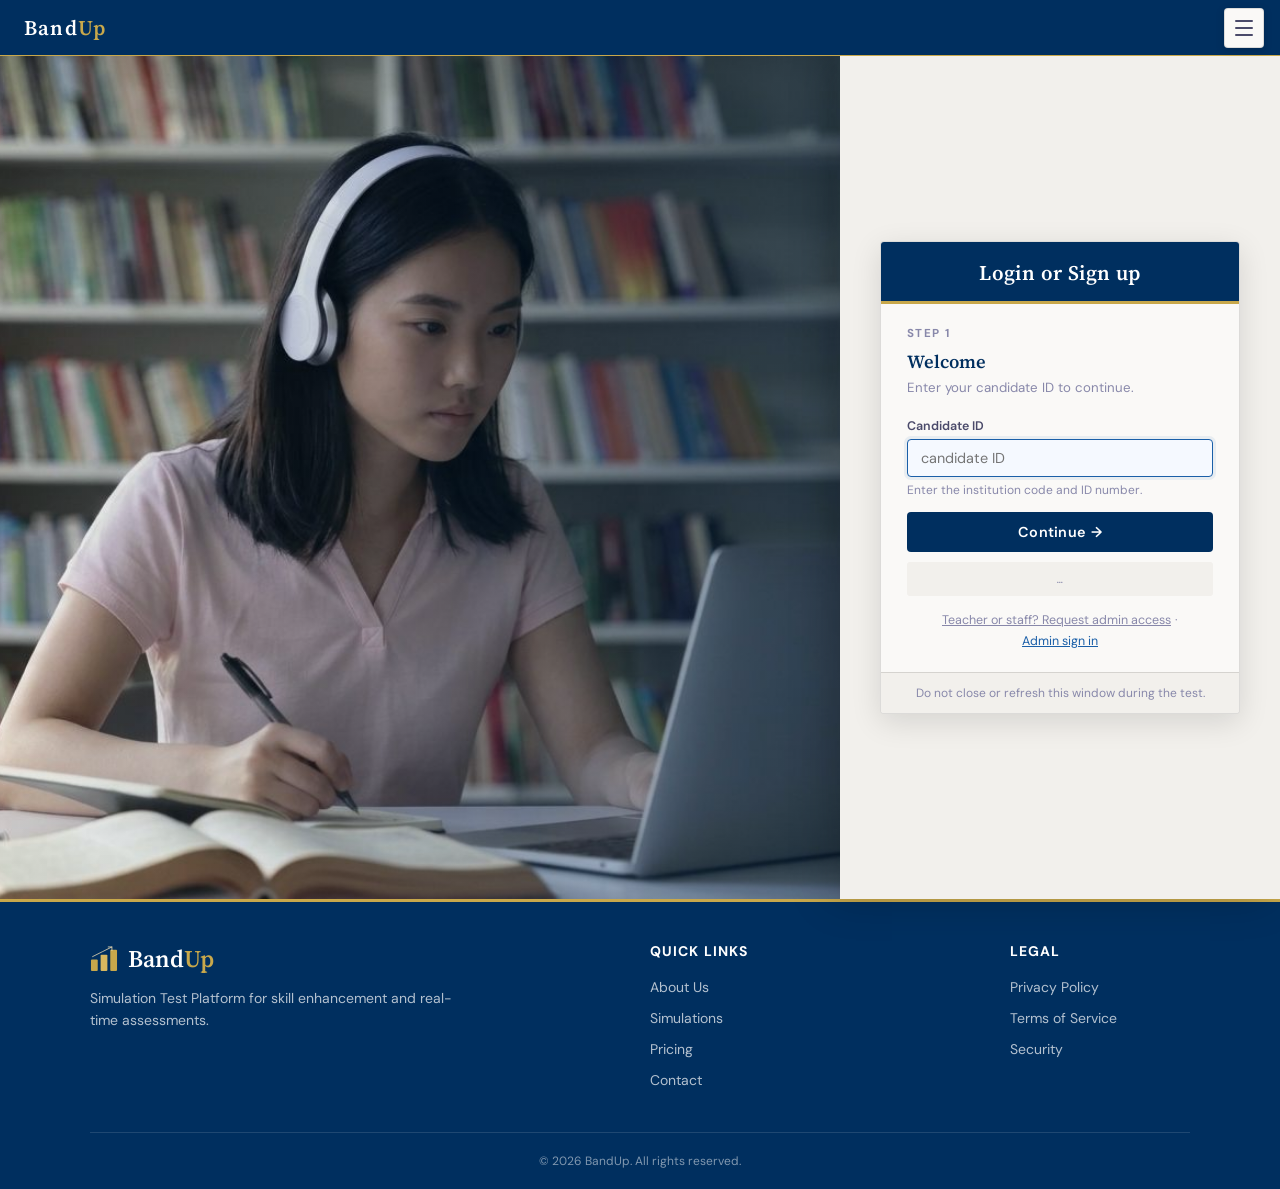
<file: tests.html>
<!DOCTYPE html>
<html lang="en">
<head>
<meta charset="UTF-8">
<meta name="viewport" content="width=device-width, initial-scale=1.0">
<title>Select Test — BandUp</title>
<link rel="preconnect" href="https://fonts.googleapis.com">
<link href="https://fonts.googleapis.com/css2?family=Source+Serif+4:ital,wght@0,300;0,400;0,600;1,400&family=DM+Sans:wght@400;500;600&display=swap" rel="stylesheet">
<style>
  *{box-sizing:border-box;margin:0;padding:0}
  html{font-size:100%}
  :root{
    --ink:#1a1a2e;--ink2:#4a4a6a;--ink3:#8888aa;
    --paper:#faf9f7;--paper2:#f2f0ec;--paper3:#e8e5df;
    --blue:#002f5f;--blue2:#1a5fa8;--gold:#c8a84b;
    --green:#2e7d4f;--red:#c0392b;--border:rgba(0,0,0,0.1);
  }
  body.dark-mode{
    --ink:#e8e8f0;--ink2:#b8b8d0;--ink3:#8888aa;
    --paper:#1c1d2b;--paper2:#23243a;--paper3:#33344a;
    --blue:#1a5fa8;--blue2:#3a7fd8;--gold:#d8b85f;
    --green:#4caf6e;--red:#e05858;--border:rgba(255,255,255,0.1);
  }
  body.dark-mode{background:#15161f}
  body.dark-mode .test-card{background:var(--paper)}

  .font-size-ctrl{display:flex;gap:2px;align-items:center}
  .fs-btn{padding:5px 11px;border:1px solid rgba(255,255,255,0.25);border-radius:3px;color:rgba(255,255,255,0.85);background:transparent;font-size:0.75rem;font-weight:700;cursor:pointer;font-family:'DM Sans',sans-serif;transition:all 0.15s;line-height:1}
  .fs-btn:hover{background:rgba(255,255,255,0.12)}
  .fs-btn:first-child{border-radius:3px 0 0 3px}
  .fs-btn:last-child{border-radius:0 3px 3px 0;border-left:none}

  /* ─── SETTINGS POPOVER ─── */
  .settings-wrap{position:relative}
  .icon-btn{display:flex;align-items:center;gap:6px}
  .settings-panel{display:none;position:absolute;top:calc(100% + 10px);right:0;background:var(--paper);color:var(--ink);border:1px solid var(--border);border-radius:4px;box-shadow:0 10px 30px rgba(0,0,0,0.25);padding:16px;width:230px;z-index:200}
  .settings-panel.open{display:block}
  .settings-row{display:flex;align-items:center;justify-content:space-between;font-size:0.85rem;margin-bottom:14px}
  .settings-row:last-child{margin-bottom:0}
  .settings-label{font-weight:600;color:var(--ink2)}
  .switch{position:relative;width:38px;height:21px;flex-shrink:0}
  .switch input{opacity:0;width:0;height:0;position:absolute}
  .slider-track{position:absolute;inset:0;background:var(--paper3);border-radius:20px;cursor:pointer;transition:0.2s}
  .slider-track:before{content:'';position:absolute;width:17px;height:17px;left:2px;top:2px;background:#fff;border-radius:50%;transition:0.2s;box-shadow:0 1px 3px rgba(0,0,0,0.3)}
  .switch input:checked + .slider-track{background:var(--blue2)}
  .switch input:checked + .slider-track:before{transform:translateX(17px)}
  .fs-slider-wrap{display:flex;flex-direction:column;gap:8px}
  .fs-slider-wrap input[type=range]{width:100%;accent-color:var(--blue2)}
  .fs-labels{display:flex;justify-content:space-between;font-size:0.7rem;color:var(--ink3);padding:0 2px}
  body{font-family:'DM Sans',sans-serif;background:var(--paper2);color:var(--ink);min-height:100vh;display:flex;flex-direction:column;overflow-x:hidden}

  .hdr{background:var(--blue);color:#fff;height:56px;display:flex;align-items:center;justify-content:space-between;padding:0 24px;flex-shrink:0;border-bottom:3px solid var(--gold);position:sticky;top:0;z-index:100}
  .hdr-burger{display:block;background:transparent;border:none;color:#fff;font-size:1.4rem;cursor:pointer;padding:4px 8px;line-height:1}
  /* Dropdown for Settings/Profile/Logout — opened by the burger button, on every screen size */
  .hdr-menu-dropdown{display:none;position:absolute;top:56px;right:24px;flex-direction:column;gap:8px;background:var(--blue);padding:12px;border-radius:0 0 4px 4px;box-shadow:0 8px 20px rgba(0,0,0,0.25);z-index:80;min-width:170px}
  .hdr-menu-dropdown.open{display:flex}
  .hdr-menu-dropdown .btn-hdr{width:100%;justify-content:flex-start}
  .hdr-menu-dropdown .settings-wrap{width:100%}
  .hdr-menu-dropdown .settings-wrap .btn-hdr{width:100%}
  .btn-logout{color:var(--red)!important}
  @media(max-width:640px){
    .settings-panel{right:auto;left:50%;transform:translateX(-50%)}
  }
  .hdr-left{display:flex;align-items:center;gap:14px}
  .hdr-logo{font-family:'Source Serif 4',serif;font-size:1.1rem;font-weight:600}.hdr-logo span{color:var(--gold)}
  .hdr-badge{background:rgba(255,255,255,0.12);border:1px solid rgba(255,255,255,0.2);border-radius:4px;padding:3px 10px;font-size:0.75rem;color:rgba(255,255,255,0.8)}
  .candidate-info{font-size:0.8rem;color:rgba(255,255,255,0.7);display:flex;align-items:center;gap:16px}
  .candidate-info b{color:#fff}
  .btn-hdr{padding:5px 14px;border:1px solid rgba(255,255,255,0.3);border-radius:3px;color:rgba(255,255,255,0.85);background:transparent;font-size:0.75rem;font-weight:600;cursor:pointer;font-family:'DM Sans',sans-serif;transition:all 0.15s}
  .btn-hdr:hover{background:rgba(255,255,255,0.12)}

  .page{max-width:760px;margin:0 auto;padding:36px 20px;width:100%;flex:1}
  .page-title{font-family:'Source Serif 4',serif;font-size:1.5rem;font-weight:600;color:var(--blue);margin-bottom:6px}
  .page-desc{font-size:0.88rem;color:var(--ink3);margin-bottom:28px}

  .test-card{background:var(--paper);border:1px solid var(--border);border-radius:4px;padding:22px 24px;margin-bottom:14px;display:flex;align-items:center;gap:18px;transition:transform 0.18s cubic-bezier(0.16,1,0.3,1),box-shadow 0.18s ease,border-color 0.18s ease;cursor:pointer;animation:testCardIn 0.35s cubic-bezier(0.16,1,0.3,1) backwards}
  .test-card:hover{transform:translateY(-2px);box-shadow:0 10px 26px rgba(0,0,0,0.09);border-color:var(--blue2)}
  .test-card:active{transform:translateY(0) scale(0.995)}
  .test-card:nth-of-type(1){animation-delay:0.03s} .test-card:nth-of-type(2){animation-delay:0.08s}
  .test-card:nth-of-type(3){animation-delay:0.13s} .test-card:nth-of-type(4){animation-delay:0.18s}
  .test-card:nth-of-type(5){animation-delay:0.23s} .test-card:nth-of-type(n+6){animation-delay:0.28s}
  @keyframes testCardIn{from{opacity:0;transform:translateY(12px)}to{opacity:1;transform:translateY(0)}}
  .btn-hdr,.icon-btn,.type-card{transition:transform 0.15s ease,box-shadow 0.15s ease,opacity 0.15s ease}
  .btn-hdr:hover,.icon-btn:hover{transform:translateY(-1px)}
  .btn-hdr:active,.icon-btn:active{transform:translateY(0) scale(0.97)}

  body.no-animations, body.no-animations *, body.no-animations *::before, body.no-animations *::after{
    animation-duration:0.001s !important; animation-delay:0s !important;
    transition-duration:0.001s !important; transition-delay:0s !important;
  }
  .test-card:hover{border-color:var(--blue2);box-shadow:0 4px 16px rgba(0,47,95,0.08);transform:translateY(-1px)}
  .test-icon{width:48px;height:48px;border-radius:4px;background:linear-gradient(135deg,var(--blue),var(--blue2));display:flex;align-items:center;justify-content:center;font-size:1.4rem;flex-shrink:0;color:var(--gold)}
  .test-info{flex:1;min-width:0}
  .test-name{font-family:'Source Serif 4',serif;font-size:1.05rem;font-weight:600;color:var(--blue);margin-bottom:3px}
  .test-desc{font-size:0.82rem;color:var(--ink3);margin-bottom:6px}
  .test-meta{display:flex;gap:10px;align-items:center;flex-wrap:wrap}
  .test-date{font-size:0.75rem;color:var(--ink3);display:flex;align-items:center;gap:4px}
  .test-status{font-size:0.68rem;font-weight:700;letter-spacing:0.06em;text-transform:uppercase;padding:2px 9px;border-radius:4px}
  .status-active{background:#e8f5e9;color:var(--green)}
  .status-taken{background:#fff9e6;color:#7a5f1a}
  .btn-start{padding:9px 18px;background:var(--blue);color:#fff;border:none;border-radius:4px;font-size:0.82rem;font-weight:600;cursor:pointer;font-family:'DM Sans',sans-serif;white-space:nowrap;transition:all 0.15s;flex-shrink:0}
  .btn-start:hover{background:var(--blue2)}
  .btn-start.taken{background:var(--paper3);color:var(--ink2)}

  .empty-state{text-align:center;padding:60px 20px;color:var(--ink3)}
  .empty-icon{font-size:3rem;margin-bottom:14px;opacity:0.5}
  .empty-title{font-family:'Source Serif 4',serif;font-size:1.1rem;color:var(--ink2);margin-bottom:6px}
  .empty-desc{font-size:0.85rem}

  .loading-state{text-align:center;padding:60px 20px;color:var(--ink3)}
  .spinner{width:32px;height:32px;border:3px solid var(--paper3);border-top-color:var(--blue);border-radius:50%;animation:spin 0.8s linear infinite;margin:0 auto 14px}
  @keyframes spin{to{transform:rotate(360deg)}}

  .section-label{font-size:0.72rem;font-weight:700;letter-spacing:0.1em;text-transform:uppercase;color:var(--ink3);margin:24px 0 12px}
  .section-label:first-of-type{margin-top:0}

  /* TYPE FILTER — plain text links with a double underline, highlight only on hover/active */
  .tests-page{max-width:1100px;margin:0 auto;padding:28px 20px;width:100%;flex:1}
  .type-grid{display:flex;flex-wrap:wrap;gap:4px 22px;margin-bottom:26px;border-bottom:1px solid var(--border);padding-bottom:2px}
  .type-card{display:flex;align-items:center;gap:6px;padding:8px 2px 10px;border:none;border-bottom:3px double var(--paper3);background:transparent;color:var(--ink2);cursor:pointer;font-family:'DM Sans',sans-serif;font-size:0.84rem;font-weight:600;transition:all 0.15s}
  .type-card:hover{color:var(--blue);border-bottom-color:var(--blue2)}
  .type-card.active{color:var(--blue);border-bottom-color:var(--gold)}
  .type-card .type-icon{font-size:1rem}
  .type-card .type-count{background:var(--paper3);border-radius:4px;padding:1px 7px;font-size:0.66rem;font-weight:700;color:var(--ink3)}
  .type-card.active .type-count,.type-card:hover .type-count{background:rgba(0,47,95,0.1);color:var(--blue)}

  /* MAIN LIST + LATEST PANEL — 2-column layout below the type grid */
  .tests-layout{display:grid;grid-template-columns:1fr 260px;gap:20px}
  @media(max-width:900px){.tests-layout{grid-template-columns:1fr}.latest-panel{display:none}}

  /* RIGHT PANEL - LATEST TEST */
  .latest-panel{height:fit-content;position:sticky;top:76px}
  @media(max-width:900px){.latest-panel{display:none}}
  .latest-card{background:var(--paper);border:1px solid var(--border);border-radius:4px;overflow:hidden}
  .latest-hdr{background:linear-gradient(135deg,var(--blue) 0%,var(--blue2) 100%);padding:16px;color:#fff}
  .latest-hdr-label{font-size:0.65rem;font-weight:700;letter-spacing:0.14em;text-transform:uppercase;color:var(--gold);margin-bottom:4px}
  .latest-hdr-title{font-family:'Source Serif 4',serif;font-size:1rem;font-weight:600;line-height:1.3}
  .latest-hdr-desc{font-size:0.75rem;color:rgba(255,255,255,0.65);margin-top:4px}
  .latest-body{padding:14px}
  .latest-meta-row{display:flex;align-items:center;gap:6px;font-size:0.75rem;color:var(--ink3);margin-bottom:7px}
  .latest-stat{background:var(--paper2);border-radius:3px;padding:8px 10px;text-align:center;margin-bottom:8px}
  .latest-stat-val{font-family:'Source Serif 4',serif;font-size:1.3rem;font-weight:600;color:var(--blue)}
  .latest-stat-lbl{font-size:0.65rem;font-weight:700;letter-spacing:0.08em;text-transform:uppercase;color:var(--ink3)}
  .latest-stats-grid{display:grid;grid-template-columns:1fr 1fr;gap:6px;margin-bottom:12px}
  .btn-latest-start{width:100%;padding:10px;background:var(--gold);color:var(--blue);border:none;border-radius:4px;font-family:'DM Sans',sans-serif;font-size:0.85rem;font-weight:700;cursor:pointer;transition:all 0.15s}
  .btn-latest-start:hover{opacity:0.88}
  .latest-empty{padding:28px 16px;text-align:center;color:var(--ink3);font-size:0.82rem}
  .latest-empty span{display:block;font-size:1.8rem;margin-bottom:8px}
</style>
</head>
<body>

<div class="hdr">
  <div class="hdr-left">
    <div class="hdr-logo"><svg width="30" height="30" viewBox="0 0 290 270" role="img" aria-label="BandUp"><rect x="10" y="140" width="70" height="120" rx="10" fill="#c8a84b"/><rect x="110" y="90" width="70" height="170" rx="10" fill="#d8b85f"/><rect x="210" y="40" width="70" height="220" rx="10" fill="#c8a84b"/><path d="M27 110 L127 60 L227 10" fill="none" stroke="#f2e2b8" stroke-width="8" stroke-linecap="round" stroke-linejoin="round"/><path d="M189 10 L227 10 L227 48" fill="none" stroke="#f2e2b8" stroke-width="8" stroke-linecap="round" stroke-linejoin="round"/></svg></div>
    <div class="hdr-badge">Select Test</div>
    <div class="candidate-info" id="hdr-actions">
      <span>Candidate: <b id="disp-name">Guest</b></span>
    </div>
  </div>
  <button class="hdr-burger" onclick="toggleHdrMenu()" aria-label="Menu">☰</button>
  <div class="hdr-menu-dropdown" id="hdr-menu-dropdown">
    <div class="settings-wrap">
      <button class="btn-hdr icon-btn" onclick="toggleSettingsPanel(event)" title="Settings">⚙️<span class="btn-label"> Settings</span></button>
      <div class="settings-panel" id="settings-panel">
        <div class="settings-row">
          <span class="settings-label">🌙 Dark Mode</span>
          <label class="switch">
            <input type="checkbox" id="dark-mode-switch" onchange="toggleDarkMode()">
            <span class="slider-track"></span>
          </label>
        </div>
        <div class="settings-row">
          <span class="settings-label">✨ Animations</span>
          <label class="switch">
            <input type="checkbox" id="anim-switch" checked onchange="toggleAnimations()">
            <span class="slider-track"></span>
          </label>
        </div>
        <div class="settings-row" style="flex-direction:column;align-items:stretch">
          <span class="settings-label" style="margin-bottom:8px">🔤 Font Size</span>
          <div class="fs-slider-wrap">
            <input type="range" min="85" max="145" step="1" id="font-size-slider" oninput="setFontSize(this.value)">
            <div class="fs-labels"><span>A</span><span style="font-size:1.3em">A</span></div>
          </div>
        </div>
      </div>
    </div>
    <button class="btn-hdr icon-btn" onclick="window.location.href='profile.html'" title="My Profile">👤<span class="btn-label"> My Profile</span></button>
    <button class="btn-hdr icon-btn btn-logout" onclick="logout()" title="Logout">🚪<span class="btn-label"> Logout</span></button>
  </div>
</div>

<div class="tests-page">

  <!-- Course lock badge — replaces the old "browse by type" filter grid,
       since a candidate is now locked to one course and switching types
       would just show an empty list. -->
  <div id="course-lock-badge" style="display:flex;align-items:center;gap:8px;padding:10px 14px;background:#f4f1ea;border-radius:4px;margin-bottom:16px;font-size:0.85rem;color:#1a1a2e;">
    <span>🔒</span>
    <span>You're registered for <b id="course-lock-label">IELTS</b> — only <b id="course-lock-label2">IELTS</b> tests are shown here. Ask the admin if this needs to change.</span>
</div>
  <div class="type-grid" id="type-grid">
    <button class="type-card active" data-type="all" onclick="filterByType('all',this)">
      <span class="type-icon">📋</span>
      <span>All Tests</span>
      <span class="type-count" id="cnt-all">0</span>
    </button>
    <button class="type-card" data-type="IELTS" onclick="filterByType('IELTS',this)">
      <span class="type-icon">🎓</span>
      <span>IELTS Academic</span>
      <span class="type-count" id="cnt-IELTS">0</span>
    </button>
    <button class="type-card" data-type="TOEIC" onclick="filterByType('TOEIC',this)">
      <span class="type-icon">💼</span>
      <span>TOEIC</span>
      <span class="type-count" id="cnt-TOEIC">0</span>
    </button>
    <button class="type-card" data-type="TOEFL" onclick="filterByType('TOEFL',this)">
      <span class="type-icon">🌐</span>
      <span>TOEFL</span>
      <span class="type-count" id="cnt-TOEFL">0</span>
    </button>
    <button class="type-card" data-type="Placement" onclick="filterByType('Placement',this)">
      <span class="type-icon">📍</span>
      <span>Placement Test</span>
      <span class="type-count" id="cnt-Placement">0</span>
    </button>
    <button class="type-card" data-type="Level-Up" onclick="filterByType('Level-Up',this)">
      <span class="type-icon">⬆️</span>
      <span>Level-Up Test</span>
      <span class="type-count" id="cnt-Level-Up">0</span>
    </button>
  </div>

  <div class="tests-layout">

  <!-- LEFT: Test List -->
  <div>
    <div style="margin-bottom:20px">
      <div class="page-title" id="filter-heading">Available Tests</div>
      <div class="page-desc" id="filter-desc">Select a test set to begin. Tests are listed by date.</div>
      <div style="display:flex;align-items:center;gap:8px;margin-top:12px;font-size:0.82rem;color:var(--ink2);flex-wrap:wrap">
        <input type="search" id="test-search" placeholder="Search tests" aria-label="Search tests" oninput="changeSearch(this.value)" autocomplete="off" style="padding:6px 10px;border:1px solid var(--border);border-radius:4px;background:var(--paper);color:var(--ink);font-family:'DM Sans',sans-serif;font-size:0.82rem;flex:1 1 160px;max-width:260px">
        <label for="sort-sel" style="font-weight:600">Sort by</label>
        <select id="sort-sel" onchange="changeSort(this.value)" style="padding:6px 10px;border:1px solid var(--border);border-radius:4px;background:var(--paper);color:var(--ink);font-family:'DM Sans',sans-serif;font-size:0.82rem">
          <option value="newest">Newest first</option>
          <option value="oldest">Oldest first</option>
          <option value="name">Name (A–Z)</option>
          <option value="todo">Not taken first</option>
        </select>
      </div>
    </div>
    <div id="tests-wrap">
      <div class="loading-state">
        <div class="spinner"></div>
        Loading available tests...
      </div>
    </div>
  </div>

  <!-- RIGHT: Latest Test -->
  <div class="latest-panel">
    <div class="latest-card">
      <div class="latest-hdr">
        <div class="latest-hdr-label">⚡ Latest Available</div>
        <div class="latest-hdr-title" id="latest-name">—</div>
        <div class="latest-hdr-desc" id="latest-desc"></div>
      </div>
      <div class="latest-body" id="latest-body">
        <div class="latest-empty"><span>📋</span>Loading...</div>
      </div>
    </div>
  </div>

  </div>
</div>

<script src="bandup-api.js"></script>
<script>
let candidateData = {};
let myTakenSets = [];

// ══════════════════════════════════════
// ACCESSIBILITY — FONT SIZE & DARK MODE
// Shared preference keys across the whole site.
// ══════════════════════════════════════
const FONT_SCALE_MIN = 85, FONT_SCALE_MAX = 145; // percent — shared with simulation.html/profile.html/index.html
let fontScalePct = 100;

function initAccessibilityPrefs() {
  const savedScale = parseInt(localStorage.getItem('ielts_font_scale'));
  if (!isNaN(savedScale) && savedScale >= FONT_SCALE_MIN && savedScale <= FONT_SCALE_MAX) {
    fontScalePct = savedScale;
  }
  applyFontScale();
  const fsSlider = document.getElementById('font-size-slider');
  if (fsSlider) fsSlider.value = fontScalePct;

  const darkOn = localStorage.getItem('ielts_dark_mode') === '1';
  if (darkOn) document.body.classList.add('dark-mode');
  const darkSwitch = document.getElementById('dark-mode-switch');
  if (darkSwitch) darkSwitch.checked = darkOn;
  const animsOff = localStorage.getItem('ielts_animations_off') === '1';
  if (animsOff) document.body.classList.add('no-animations');
  const animSwitch = document.getElementById('anim-switch');
  if (animSwitch) animSwitch.checked = !animsOff;
}
function applyFontScale() {
  document.documentElement.style.fontSize = fontScalePct + '%';
  localStorage.setItem('ielts_font_scale', fontScalePct);
}
function toggleHdrMenu(){
  document.getElementById('hdr-menu-dropdown').classList.toggle('open');
}
function setFontSize(pct) {
  const val = parseInt(pct, 10);
  if (isNaN(val) || val < FONT_SCALE_MIN || val > FONT_SCALE_MAX) return;
  fontScalePct = val;
  applyFontScale();
}
function toggleAnimations() {
  const isOff = document.body.classList.toggle('no-animations');
  localStorage.setItem('ielts_animations_off', isOff ? '1' : '0');
  const animSwitch = document.getElementById('anim-switch');
  if (animSwitch) animSwitch.checked = !isOff;
}
function toggleDarkMode() {
  const isDark = document.body.classList.toggle('dark-mode');
  localStorage.setItem('ielts_dark_mode', isDark ? '1' : '0');
  const darkSwitch = document.getElementById('dark-mode-switch');
  if (darkSwitch) darkSwitch.checked = isDark;
}
function toggleSettingsPanel(ev) {
  if (ev) ev.stopPropagation();
  document.getElementById('settings-panel').classList.toggle('open');
}
document.addEventListener('click', (e) => {
  const panel = document.getElementById('settings-panel');
  if (panel && panel.classList.contains('open') && !e.target.closest('.settings-wrap')) {
    panel.classList.remove('open');
  }
  const menu = document.getElementById('hdr-menu-dropdown');
  const burger = document.querySelector('.hdr-burger');
  if (menu && menu.classList.contains('open') && !menu.contains(e.target) && e.target !== burger) {
    menu.classList.remove('open');
  }
});

window.onload = async () => {
  initAccessibilityPrefs();
  const raw = sessionStorage.getItem('candidateData');
  if (!raw) { window.location.href = 'index.html'; return; }
  candidateData = JSON.parse(raw);
  document.getElementById('disp-name').textContent = candidateData.fullName || 'Guest';

  // Course lock badge (the database enforces the lock too — this just tells the student why they see what they see)
  const myCourseLabel = (candidateData.course || 'IELTS').toUpperCase();
  if (myCourseLabel === 'ALL') {
    document.getElementById('course-lock-badge').innerHTML = '<span>🔓</span><span>Special account — you can access <b>all</b> course types.</span>';
  } else {
    document.getElementById('course-lock-label').textContent = myCourseLabel;
    document.getElementById('course-lock-label2').textContent = myCourseLabel;
  }

  await loadTests();
};

async function loadTests() {
  const wrap = document.getElementById('tests-wrap');
  let sets = [];
  let source = 'sheets';

  // Ask the server first (it only returns tests for this student's course)
  try {
    const data = await callSheets({ action: 'getTestSets', candidateID: candidateData.candidateID });
    if (data.success && data.sets) sets = data.sets;
  } catch(e) { /* fall through to localStorage */ }

  // Fallback to localStorage (set by admin's Publish panel)
  if (!sets.length) {
    sets = JSON.parse(localStorage.getItem('ielts_test_sets') || '[]');
    source = 'local';
  }

  // Only show Active sets
  let activeSets = sets.filter(s => s.status === 'Active' && s.configURL);

  // Course lock (second layer — the server already filters and refuses drafts/submissions for other courses).
  // "ALL" is a special admin-granted course that skips this filter.
  const myCourse = (candidateData.course || 'IELTS').toUpperCase();
  if (myCourse !== 'ALL') {
    activeSets = activeSets.filter(s => (s.examType || 'IELTS').toUpperCase() === myCourse);
  }

  // Sort by date, newest first
  activeSets.sort((a,b) => new Date(b.createdAt||0) - new Date(a.createdAt||0));

  // Get candidate's taken tests (from their own score history)
  try {
    const scoresData = await callSheets({ action:'getCandidateScores', candidateID: candidateData.candidateID });
    if (scoresData.success && scoresData.rows) {
      myTakenSets = scoresData.rows.map(r => r[4]); // testSetID column
    }
  } catch(e) { /* optional */ }

  allActiveSets = activeSets;
  updateCounts();
  renderLatestPanel(activeSets);
  renderTests(activeSets);
}

let allActiveSets = [];
let currentFilter = 'all';

// Infer test type from set name/description
function inferType(s) {
  const text = ((s.setName||'') + ' ' + (s.description||'')).toLowerCase();
  if (text.includes('toeic')) return 'TOEIC';
  if (text.includes('toefl')) return 'TOEFL';
  if (text.includes('placement')) return 'Placement';
  if (text.includes('level-up') || text.includes('level up') || text.includes('levelup')) return 'Level-Up';
  if (text.includes('ielts')) return 'IELTS';
  return 'IELTS'; // default
}

function filterByType(type, btn) {
  currentFilter = type;
  document.querySelectorAll('.type-card').forEach(b => b.classList.remove('active'));
  btn.classList.add('active');

  const typeLabels = {
    'all': ['Available Tests', 'Select a test set to begin. Tests are listed by date.'],
    'IELTS': ['IELTS Academic', 'Full simulation tests for IELTS Academic module.'],
    'TOEIC': ['TOEIC Tests', 'Test of English for International Communication.'],
    'TOEFL': ['TOEFL Tests', 'Test of English as a Foreign Language.'],
    'Placement': ['Placement Tests', 'Determine your current English proficiency level.'],
    'Level-Up': ['Level-Up Tests', 'Challenge tests to advance to a higher level.'],
  };
  const [heading, desc] = typeLabels[type] || ['Available Tests', ''];
  document.getElementById('filter-heading').textContent = heading;
  document.getElementById('filter-desc').textContent = desc;

  applyView();
}

// category filter + sort, applied together
let currentSort = 'newest';
function sortedSets(list) {
  const arr = list.slice();
  if (currentSort === 'oldest') arr.sort((a,b) => new Date(a.createdAt||0) - new Date(b.createdAt||0));
  else if (currentSort === 'name') arr.sort((a,b) => String(a.setName||'').localeCompare(String(b.setName||''), undefined, {numeric:true, sensitivity:'base'}));
  else if (currentSort === 'todo') arr.sort((a,b) => (myTakenSets.includes(a.setID)?1:0) - (myTakenSets.includes(b.setID)?1:0) || new Date(b.createdAt||0) - new Date(a.createdAt||0));
  else arr.sort((a,b) => new Date(b.createdAt||0) - new Date(a.createdAt||0));
  return arr;
}
let searchQuery = '';
function applyView() {
  let list = currentFilter === 'all' ? allActiveSets : allActiveSets.filter(s => inferType(s) === currentFilter);
  const q = searchQuery.trim().toLowerCase();
  if (q) list = list.filter(s => String(s.setName||'').toLowerCase().includes(q));
  renderTests(sortedSets(list));
}
function changeSort(v) { currentSort = v; applyView(); }
function changeSearch(v) { searchQuery = v; applyView(); }

function updateCounts() {
  const types = ['IELTS','TOEIC','TOEFL','Placement','Level-Up'];
  document.getElementById('cnt-all').textContent = allActiveSets.length;
  types.forEach(t => {
    const el = document.getElementById('cnt-' + t);
    if (el) {
      const n = allActiveSets.filter(s => inferType(s) === t).length;
      el.textContent = n;
      el.closest('.type-card').style.display = n ? '' : 'none';   // only show categories that have tests
    }
  });
  document.getElementById('type-grid').style.display = allActiveSets.length ? '' : 'none';
}

function renderLatestPanel(sets) {
  const body = document.getElementById('latest-body');
  const nameEl = document.getElementById('latest-name');
  const descEl = document.getElementById('latest-desc');

  const notTaken = sets.filter(s => !myTakenSets.includes(s.setID) && !s.locked);
  const latest = notTaken[0] || sets.find(s => !s.locked) || sets[0];

  if (!latest) {
    nameEl.textContent = 'No tests available';
    descEl.textContent = '';
    body.innerHTML = '<div class="latest-empty"><span>📋</span>No tests available right now.</div>';
    return;
  }

  nameEl.textContent = latest.setName;
  descEl.textContent = latest.description || '';

  const taken = myTakenSets.includes(latest.setID);
  const locked = !!latest.locked;
  const dateStr = formatDate(latest.createdAt);
  const type = inferType(latest);

  body.innerHTML = `
    <div class="latest-meta-row">📅 ${dateStr}</div>
    <div class="latest-stats-grid">
      <div class="latest-stat">
        <div class="latest-stat-val">${type}</div>
        <div class="latest-stat-lbl">Test Type</div>
      </div>
      <div class="latest-stat">
        <div class="latest-stat-val" style="font-size:0.9rem;color:${taken?'var(--gold)':'var(--green)'}">${locked?'Locked':(taken?'Taken':'New')}</div>
        <div class="latest-stat-lbl">Status</div>
      </div>
    </div>
    ${locked
      ? `<div style="text-align:center;font-size:0.82rem;color:var(--ink3);padding:10px 4px">🔒 You have already completed this test. Ask your teacher if you need another attempt.</div>`
      : `<button class="btn-latest-start" onclick="startTest('${escH(latest.setID)}','${escH(latest.setName)}','${escH(latest.configURL)}')">
      ${taken ? '🔄 Retake Test' : '▶ Start Now'}
    </button>`}
    <div style="font-size:0.72rem;color:var(--ink3);text-align:center;margin-top:8px">Most recently added test</div>
  `;
}

function renderTests(sets) {
  const wrap = document.getElementById('tests-wrap');

  if (!sets.length && searchQuery.trim()) {
    wrap.innerHTML = `<div class="empty-state">
      <div class="empty-icon">🔍</div>
      <div class="empty-title">No tests match your search</div>
      <div class="empty-desc">Try a different name or clear the search box.</div>
    </div>`;
    return;
  }
  if (!sets.length) {
    wrap.innerHTML = `<div class="empty-state">
      <div class="empty-icon">📋</div>
      <div class="empty-title">No tests available right now</div>
      <div class="empty-desc">Please check back later or contact your administrator.</div>
    </div>`;
    return;
  }

  let html = '';
  sets.forEach(s => {
    const taken = myTakenSets.includes(s.setID);
    const locked = !!s.locked;
    const dateStr = formatDate(s.createdAt);
    const type = inferType(s);
    const typeIcons = {IELTS:'🎓',TOEIC:'💼',TOEFL:'🌐',Placement:'📍','Level-Up':'⬆️'};
    html += `<div class="test-card" data-setid="${escH(s.setID)}" data-setname="${escH(s.setName)}" data-configurl="${escH(s.configURL)}" data-taken="${taken?'1':'0'}" data-locked="${locked?'1':'0'}" onclick="handleCardClick(this)">
      <div class="test-icon">${typeIcons[type]||'📝'}</div>
      <div class="test-info">
        <div class="test-name">${escH(s.setName)}</div>
        ${s.description?`<div class="test-desc">${escH(s.description)}</div>`:''}
        <div class="test-meta">
          <span class="test-date">📅 ${dateStr}</span>
          <span class="test-status ${taken?'status-taken':'status-active'}">${locked?'🔒 Completed':(taken?'Already Taken':'Available')}</span>
          <span style="font-size:0.68rem;background:rgba(0,47,95,0.07);color:var(--blue);padding:2px 7px;border-radius:4px;font-weight:700">${type}</span>
        </div>
        ${locked?`<div style="font-size:0.76rem;color:var(--ink3);margin-top:6px">You have used all your attempts${s.attemptsAllowed?' ('+s.attemptsUsed+' of '+s.attemptsAllowed+')':''}. Ask your teacher if you need another attempt. You can review your answers in your profile.</div>`:
          (s.attemptsAllowed?`<div style="font-size:0.76rem;color:var(--ink3);margin-top:6px">Attempt ${Math.min((s.attemptsUsed||0)+1,s.attemptsAllowed)} of ${s.attemptsAllowed}</div>`:'')}
      </div>
      ${locked
        ? `<a class="btn-start taken" style="text-decoration:none;display:inline-flex;align-items:center" href="profile.html" onclick="event.stopPropagation()">🔒 Locked</a>`
        : `<button class="btn-start ${taken?'taken':''}" onclick="event.stopPropagation();handleButtonClick(this.closest('.test-card'))">
        ${taken?'Retake':'Start →'}
      </button>`}
    </div>`;
  });

  wrap.innerHTML = html;
}

function handleCardClick(card) {
  if (card.dataset.locked === '1') return; // all attempts used
  if (card.dataset.taken === '1') return; // taken — only the Retake button should act
  startTest(card.dataset.setid, card.dataset.setname, card.dataset.configurl);
}

function handleButtonClick(card) {
  if (card.dataset.locked === '1') return;
  const setID     = card.dataset.setid;
  const setName   = card.dataset.setname;
  const configURL = card.dataset.configurl;
  if (card.dataset.taken === '1') retakeConfirm(setID, setName, configURL);
  else startTest(setID, setName, configURL);
}

function startTest(setID, setName, configURL) {
  sessionStorage.setItem('selectedTestSet', JSON.stringify({ setID, setName, configURL }));
  // TOEIC test sets are named/described with "TOEIC" (see inferType above) and
  // use their own candidate-facing engine — everything else falls back to the
  // original IELTS simulation.
  const isTOEIC = inferType({ setName, description: '' }) === 'TOEIC';
  window.location.href = isTOEIC ? 'toeic-simulation.html' : 'simulation.html';
}

function retakeConfirm(setID, setName, configURL) {
  const meta = (allActiveSets || []).find(x => x.setID === setID) || {};
  const extra = meta.attemptsAllowed ? ` This will be attempt ${(meta.attemptsUsed||0)+1} of ${meta.attemptsAllowed}.` : '';
  if (confirm(`You've already taken "${setName}". Start a new attempt?${extra}`)) {
    startTest(setID, setName, configURL);
  }
}

function logout() {
  if (confirm('Logout? You will need to sign in again.')) {
    sessionStorage.clear();
    window.location.href = 'index.html';
  }
}

function formatDate(val) {
  if (!val) return 'No date';
  try { return new Date(val).toLocaleDateString('en-PH',{year:'numeric',month:'long',day:'numeric'}); }
  catch(e){ return String(val); }
}
function escH(s){ return String(s||'').replace(/&/g,'&amp;').replace(/</g,'&lt;').replace(/>/g,'&gt;'); }
function escAttr(s){ return String(s||'').replace(/'/g,"\\'").replace(/"/g,'&quot;'); }
</script>
</body>
</html>
</file>
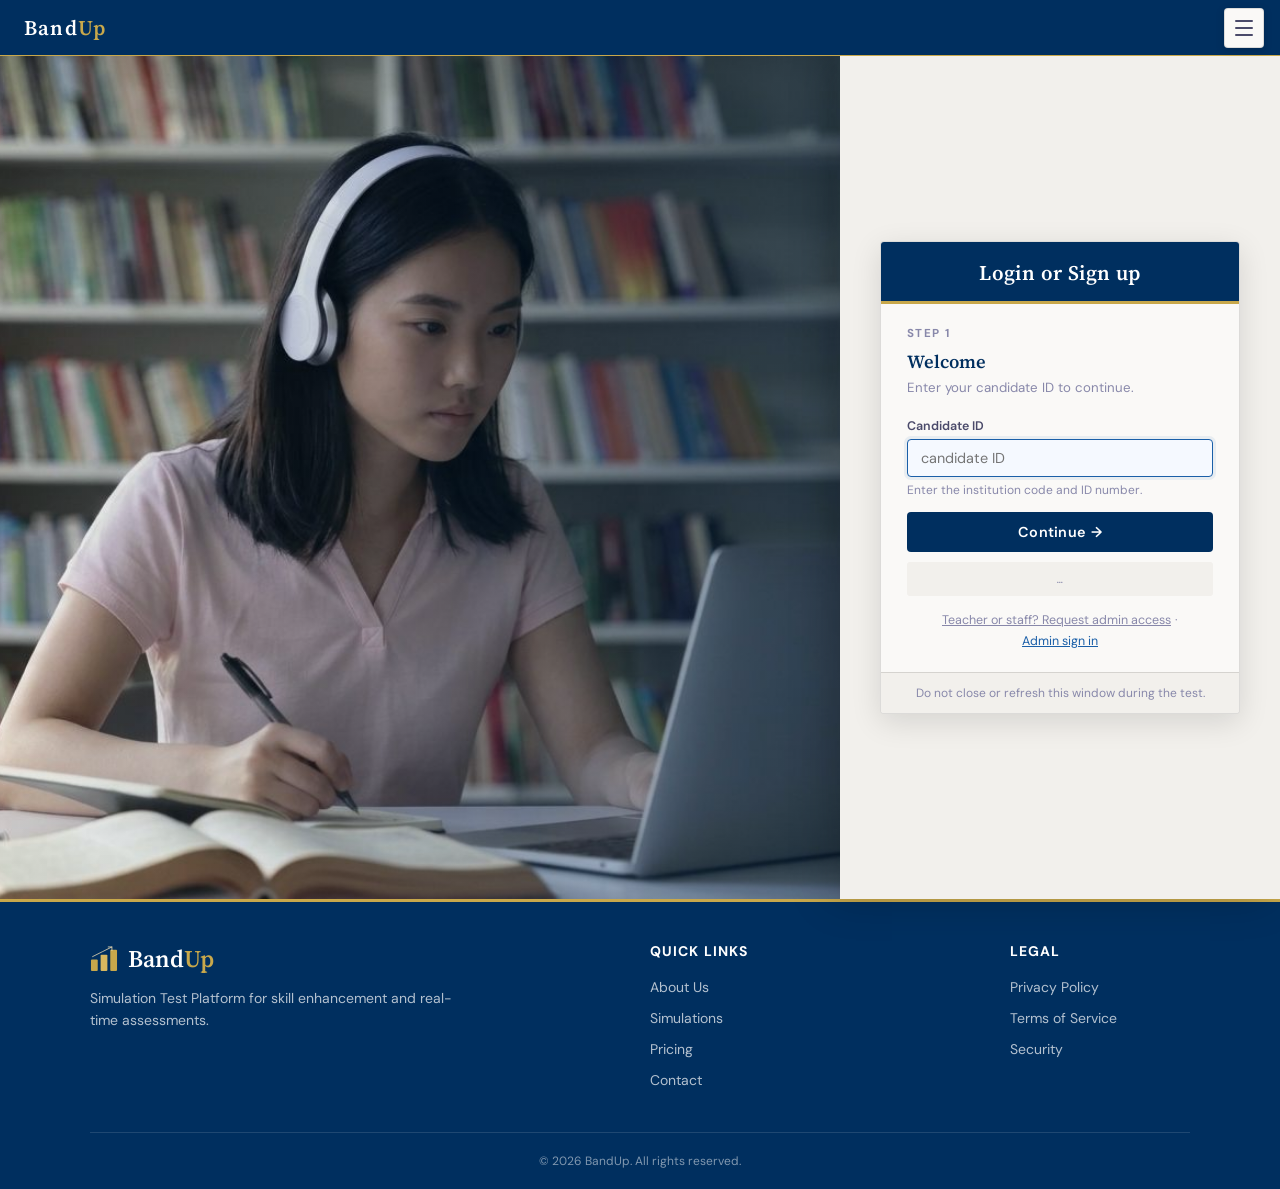
<file: toeic-question-maker.html>
<!DOCTYPE html>
<html lang="en">
<head>
<meta charset="UTF-8">
<meta name="viewport" content="width=device-width, initial-scale=1.0">
<title>TOEIC Question Maker — BandUp</title>
<link rel="preconnect" href="https://fonts.googleapis.com">
<link href="https://fonts.googleapis.com/css2?family=Source+Serif+4:wght@400;600&family=DM+Sans:wght@400;500;600&display=swap" rel="stylesheet">
<style>
  *{box-sizing:border-box;margin:0;padding:0}
  :root{
    --ink:#1a1a2e;--ink2:#4a4a6a;--ink3:#8888aa;
    --paper:#faf9f7;--paper2:#f2f0ec;--paper3:#e8e5df;
    --blue:#002f5f;--blue2:#1a5fa8;--gold:#c8a84b;
    --green:#2e7d4f;--red:#c0392b;--border:rgba(0,0,0,0.1);
  }
  body{font-family:'DM Sans',sans-serif;background:var(--paper2);color:var(--ink);min-height:100vh}
  .hdr{background:var(--blue);color:#fff;height:56px;display:flex;align-items:center;justify-content:space-between;padding:0 24px;border-bottom:3px solid var(--gold)}
  .hdr-logo{font-family:'Source Serif 4',serif;font-size:1.1rem;font-weight:600}
  .hdr-logo span{color:var(--gold)}
  .toeic-badge{background:rgba(200,168,75,0.2);border:1px solid var(--gold);color:var(--gold);border-radius:4px;padding:3px 10px;font-size:0.75rem;font-weight:700;letter-spacing:0.08em;margin-left:10px}
  .hdr-right a{color:#fff;text-decoration:none;font-size:0.83rem;opacity:0.85}
  .wrap{max-width:980px;margin:0 auto;padding:28px 20px 80px}
  .tabs{display:flex;gap:6px;margin-bottom:22px;flex-wrap:wrap}
  .tab-btn{padding:8px 16px;border-radius:7px;border:1px solid var(--border);background:var(--paper);color:var(--ink2);font-family:'DM Sans',sans-serif;font-size:0.85rem;font-weight:600;cursor:pointer}
  .tab-btn.active{background:var(--blue);color:#fff;border-color:var(--blue)}
  .panel{display:none}
  .panel.active{display:block}
  .card{background:var(--paper);border:1px solid var(--border);border-radius:12px;padding:22px;margin-bottom:18px}
  .card-title{font-family:'Source Serif 4',serif;font-size:1.05rem;font-weight:600;color:var(--blue);margin-bottom:6px}
  .card-desc{font-size:0.83rem;color:var(--ink3);margin-bottom:14px;line-height:1.5}
  .part-grid{display:grid;grid-template-columns:repeat(auto-fit,minmax(210px,1fr));gap:12px;margin-bottom:10px}
  .part-stat{background:var(--paper2);border:1px solid var(--border);border-radius:8px;padding:12px 14px}
  .part-stat b{display:block;color:var(--blue);font-size:0.85rem;margin-bottom:2px}
  .part-stat span{font-size:0.78rem;color:var(--ink3)}
  .part-stat.ok{border-color:var(--green)}
  .part-stat.warn{border-color:#d9a441}
  textarea{width:100%;min-height:120px;padding:10px;border:1px solid var(--paper3);border-radius:7px;font-family:monospace;font-size:0.82rem;resize:vertical}
  input[type=text],input[type=number],select{padding:8px 11px;border:1px solid var(--paper3);border-radius:7px;font-family:'DM Sans',sans-serif;font-size:0.87rem}
  .field{margin-bottom:12px}
  .field label{display:block;font-size:0.8rem;font-weight:600;color:var(--ink2);margin-bottom:5px}
  .row{display:flex;gap:10px;flex-wrap:wrap}
  .btn{padding:9px 18px;border-radius:7px;border:none;font-family:'DM Sans',sans-serif;font-size:0.85rem;font-weight:600;cursor:pointer}
  .btn-blue{background:var(--blue);color:#fff}
  .btn-blue:hover{background:var(--blue2)}
  .btn-green{background:var(--green);color:#fff}
  .btn-outline{background:transparent;border:1px solid var(--border);color:var(--ink2)}
  .btn-outline:hover{background:var(--paper2)}
  table{width:100%;border-collapse:collapse;font-size:0.8rem;margin-top:10px}
  th,td{text-align:left;padding:6px 8px;border-bottom:1px solid var(--paper3)}
  th{color:var(--ink3);font-weight:600;text-transform:uppercase;font-size:0.68rem;letter-spacing:0.05em}
  .msg{padding:10px 14px;border-radius:8px;font-size:0.83rem;margin-top:10px}
  .msg.ok{background:rgba(46,125,79,0.1);color:var(--green);border:1px solid rgba(46,125,79,0.3)}
  .msg.err{background:rgba(192,57,43,0.1);color:var(--red);border:1px solid rgba(192,57,43,0.3)}
  code{background:var(--paper2);padding:1px 6px;border-radius:4px;font-size:0.8rem}
  .pill{display:inline-block;background:#e8f0ff;color:var(--blue);border:1px solid #c0d0f0;border-radius:5px;padding:2px 8px;font-size:0.68rem;font-weight:700;text-transform:uppercase;letter-spacing:0.04em;margin-right:5px}
</style>
</head>
<body>

<div class="hdr">
  <div class="hdr-logo">Band<span>Up</span> <span class="toeic-badge">TOEIC Question Maker</span></div>
  <div class="hdr-right"><a href="admin.html">← Back to Admin</a></div>
</div>

<div class="wrap">

  <div class="tabs">
    <button class="tab-btn active" onclick="showTab('info',this)">1. Test Info</button>
    <button class="tab-btn" onclick="showTab('import',this)">2. Import Questions (CSV)</button>
    <button class="tab-btn" onclick="showTab('review',this)">3. Review</button>
    <button class="tab-btn" onclick="showTab('publish',this)">4. Publish</button>
  </div>

  <!-- ============ TAB 1: INFO ============ -->
  <div class="panel active" id="tab-info">
    <div class="card">
      <div class="card-title">TOEIC Listening &amp; Reading — Test Info</div>
      <div class="card-desc">This is the standard TOEIC L&amp;R format: 100 Listening questions (Parts 1–4) + 100 Reading questions (Parts 5–7), all multiple choice. No Writing or Speaking sections. Questions are numbered 1–100 (Listening) and 101–200 (Reading), matching the real test.</div>
      <div class="field"><label>Test Title</label><input type="text" id="cfg-title" value="TOEIC Practice Test 1" style="width:100%"></div>
      <div class="field"><label>Full Listening Audio URL <span style="color:var(--ink3);font-weight:400">(optional — one continuous track covering all 4 parts, ~45 min. If left blank, you can instead set an audio URL per group in the CSV.)</span></label>
        <input type="text" id="cfg-audio" placeholder="https://... .mp3 or YouTube embed URL" style="width:100%">
      </div>
      <div class="part-grid" id="part-summary"></div>
    </div>
  </div>

  <!-- ============ TAB 2: IMPORT ============ -->
  <div class="panel" id="tab-import">
    <div class="card">
      <div class="card-title">Bulk import via CSV</div>
      <div class="card-desc">
        With 200 questions per test, an in-browser editor is much faster than adding items one by one via forms. Start blank and add rows, or upload a CSV first (Google Sheets/Excel export) and keep editing it here — either way, work autosaves as you type.
      </div>
      <div class="row" style="margin-bottom:14px">
        <button class="btn btn-outline" onclick="downloadTemplate()">⬇ Download CSV Template</button>
        <input type="file" id="csv-file" accept=".csv" onchange="handleCSV(this)">
        <button class="btn btn-outline" onclick="exportEditorCSV()">⬇ Export current table as CSV</button>
      </div>
      <div id="import-msg"></div>
    </div>

    <div class="card">
      <div class="card-title">Question editor <span style="color:var(--ink3);font-weight:400;font-size:0.8rem" id="editor-count"></span></div>
      <div class="card-desc">Edit any cell directly. <code>group</code> only matters for Parts 3, 4, 6, 7 (same group = shares one audio clip / passage / image — fill <code>audioURL</code>/<code>imgURL</code>/<code>passageText</code> on that group's first row only). Rows are sorted by <code>num</code> automatically when you click Apply.</div>
      <div class="row" style="margin:10px 0 14px">
        <button class="btn btn-blue" onclick="addEditorRow()">+ Add Row</button>
        <button class="btn btn-green" onclick="applyEditorToTest()">✅ Apply to Test</button>
      </div>
      <div style="overflow-x:auto;max-height:520px;overflow-y:auto;border:1px solid var(--paper3);border-radius:8px">
        <table id="editor-table" style="min-width:1400px;font-size:0.78rem">
          <thead style="position:sticky;top:0;background:var(--paper2);z-index:1">
            <tr>
              <th style="width:50px">Part</th><th style="width:60px">Group</th><th style="width:60px">Num</th>
              <th style="min-width:200px">qText</th>
              <th style="width:110px">A</th><th style="width:110px">B</th><th style="width:110px">C</th><th style="width:110px">D</th>
              <th style="width:60px">Ans</th>
              <th style="min-width:160px">audioURL</th><th style="min-width:160px">imgURL</th>
              <th style="min-width:220px">passageText</th><th style="width:36px"></th>
            </tr>
          </thead>
          <tbody id="editor-body"></tbody>
        </table>
      </div>
      <div id="editor-msg"></div>
      <div class="card-title" style="font-size:0.9rem;margin-top:18px">Column reference</div>
      <table>
        <tr><th>Column</th><th>Used by</th><th>Notes</th></tr>
        <tr><td><code>part</code></td><td>all</td><td>1–7</td></tr>
        <tr><td><code>group</code></td><td>3,4,6,7</td><td>Groups questions sharing one audio clip or passage, e.g. <code>C1</code>, <code>T1</code>, <code>P1</code>, <code>R1</code></td></tr>
        <tr><td><code>num</code></td><td>all</td><td>Question number (1–100 Listening, 101–200 Reading)</td></tr>
        <tr><td><code>qText</code></td><td>3,4,5,6,7</td><td>Question text (blank for Parts 1–2, which are audio-only)</td></tr>
        <tr><td><code>optionA..D</code></td><td>all except 1,2*</td><td>*Part 1 uses only the answer letter; Part 2 has 3 spoken options (A–C), leave optionD blank</td></tr>
        <tr><td><code>answer</code></td><td>all</td><td>Correct letter, A–D</td></tr>
        <tr><td><code>audioURL</code></td><td>1,2,3,4</td><td>Per-item (Parts 1–2) or once per group, first row only (Parts 3–4)</td></tr>
        <tr><td><code>imgURL</code></td><td>1,4,6,7</td><td>Part 1: photo per item. Parts 4, 6, 7: one image per group (e.g. a chart, form, receipt, or ad) — fill it once per group, first row only, same as <code>audioURL</code>/<code>passageText</code>.</td></tr>
        <tr><td><code>passageText</code></td><td>6,7</td><td>Full passage HTML/text. For Part 6, mark blanks as <code>[[num]]</code> inline. For Part 7 double/triple passages, separate texts with <code>===PASSAGE===</code>. Only needs to be filled once per group (first row). Optional if the group is graphic-only (image + questions, no body text) — leave blank and use <code>imgURL</code> instead.</td></tr>
      </table>
    </div>
  </div>

  <!-- ============ TAB 3: REVIEW ============ -->
  <div class="panel" id="tab-review">
    <div class="card">
      <div class="card-title">Review imported questions</div>
      <div class="card-desc">Quick sanity check before publishing — confirms every number 1–200 is present exactly once and every item has an answer.</div>
      <div id="review-out"></div>
    </div>
  </div>

  <!-- ============ TAB 4: PUBLISH ============ -->
  <div class="panel" id="tab-publish">
    <div class="card">
      <div class="card-title">Download Config JSON</div>
      <div class="card-desc">
        This produces a single JSON file for the whole test — same publish flow as the IELTS Question Maker:
        <ol style="margin:8px 0 0 18px;line-height:1.7">
          <li>Click <b>Download Config JSON</b> below.</li>
          <li>In your GitHub repo, go to <code>configs/TOEIC/</code> (create the folder if it doesn't exist) and upload the file.</li>
          <li>Click the uploaded file → <b>Raw</b> → copy that URL.</li>
          <li>In <code>admin.html</code> → Publish panel, paste the Raw URL, set <b>Exam Type: TOEIC</b>, and make sure the Test Set Name contains the word <b>"TOEIC"</b> (e.g. "TOEIC Mock Test 1") — <code>tests.html</code> uses that to route candidates to the TOEIC test screen instead of the IELTS one.</li>
        </ol>
      </div>
      <button class="btn btn-green" onclick="downloadConfig()">⬇ Download Config JSON</button>
      <div id="publish-msg"></div>
    </div>

    <div class="card">
      <div class="card-title">Send Answer Key to the Server</div>
      <div class="card-desc">
        The config JSON you upload to GitHub is public, so — same as the IELTS side of this app — it should <b>not</b> contain the correct answers. Grading happens server-side instead: this sends the answer key to the protected answer-key table, keyed to a Test Set ID. (You can also paste or review it in <code>admin.html</code> → Answer Keys.)
        <br><br>
        Create the test set first in <code>admin.html</code> → Publish panel (so you have a Test Set ID to paste below), then come back here and click Send.
      </div>
      <button class="btn btn-blue" onclick="sendAnswerKeyToSheet()">🔑 Send Answer Key</button>
      <div id="ak-msg"></div>
    </div>
  </div>

</div>

<script src="bandup-api.js"></script>
<script>
// Only signed-in admins may open this page. Sub-admins also need the "questionmaker" permission
// (the server enforces the same rule — this just sends people to the right place).
(function adminGuard() {
  const isAdmin = sessionStorage.getItem('userRole') === 'Admin' && !!sessionStorage.getItem('adminToken');
  if (!isAdmin) { window.location.replace('index.html'); return; }
  if (sessionStorage.getItem('adminRole') === 'SubAdmin') {
    let perms = [];
    try { perms = JSON.parse(sessionStorage.getItem('adminPerms') || '[]') || []; } catch (e) {}
    if (!perms.includes('questionmaker')) window.location.replace('admin.html');
  }
})();

// ============================================================
// TOEIC numbering scheme (matches the real test)
// Part 1  Photographs           1–6      (6 items)
// Part 2  Question-Response     7–31     (25 items)
// Part 3  Conversations         32–70    (39 items, ~13 groups of 3)
// Part 4  Talks                 71–100   (30 items, ~10 groups of 3)
// Part 5  Incomplete Sentences  101–130  (30 items)
// Part 6  Text Completion       131–146  (16 items, 4 groups of 4)
// Part 7  Reading Comprehension 147–200  (54 items, grouped by passage)
// ============================================================
const PART_RANGES = {
  1: [1,6],   2: [7,31],  3: [32,70],  4: [71,100],
  5: [101,130], 6: [131,146], 7: [147,200]
};
const PART_NAMES = {
  1:'Photographs', 2:'Question-Response', 3:'Conversations', 4:'Talks',
  5:'Incomplete Sentences', 6:'Text Completion', 7:'Reading Comprehension'
};

let data = { // part -> array of item objects (or group objects for 3/4/6/7)
  1:[], 2:[], 3:[], 4:[], 5:[], 6:[], 7:[]
};

function showTab(id, btn){
  document.querySelectorAll('.panel').forEach(p=>p.classList.remove('active'));
  document.querySelectorAll('.tab-btn').forEach(b=>b.classList.remove('active'));
  document.getElementById('tab-'+id).classList.add('active');
  btn.classList.add('active');
  if(id==='review') renderReview();
  if(id==='info') renderSummary();
}

function renderSummary(){
  const grid = document.getElementById('part-summary');
  let html='';
  for(let p=1;p<=7;p++){
    const [lo,hi] = PART_RANGES[p];
    const expected = hi-lo+1;
    const count = countItemsInPart(p);
    const cls = count===expected ? 'ok' : (count>0?'warn':'');
    html += `<div class="part-stat ${cls}"><b>Part ${p} — ${PART_NAMES[p]}</b><span>Q${lo}–${hi} · ${count}/${expected} loaded</span></div>`;
  }
  grid.innerHTML = html;
}

function countItemsInPart(p){
  if([3,4,6,7].includes(p)){
    let c=0;
    (data[p]||[]).forEach(g=>c+=(g.items||[]).length);
    return c;
  }
  return (data[p]||[]).length;
}

function downloadTemplate(){
  const rows = [
    ['part','group','num','qText','optionA','optionB','optionC','optionD','answer','audioURL','imgURL','passageText'],
    ['1','','1','','','','','','A','https://example.com/audio/p1_q1.mp3','https://example.com/img/p1_q1.jpg',''],
    ['2','','7','','','','','','B','https://example.com/audio/p2_q7.mp3','',''],
    ['3','C1','32','What does the woman want to do?','Book a flight','Cancel a meeting','Order supplies','Return a product','A','https://example.com/audio/c1.mp3','',''],
    ['3','C1','33','What does the man suggest?','Calling later','Checking online','Visiting the office','Sending an email','B','','',''],
    ['3','C1','34','What will happen next?','A refund','A callback','A delivery','A discount','C','','',''],
    ['4','T1','71','What is the chart mainly about?','Sales by region','Store hours','Staff schedule','Delivery routes','A','https://example.com/audio/t1.mp3','https://example.com/img/t1_chart.jpg',''],
    ['4','T1','72','According to the chart, which region had the highest sales?','North','South','East','West','C','','',''],
    ['4','T1','73','What will most likely happen next quarter?','Prices will rise','A new store will open','Staff will be hired','Sales will be reviewed','D','','',''],
    ['5','','101','The manager ------- the report before the meeting.','reviewed','review','reviewing','to review','A','','',''],
    ['6','P1','131','','delivered','delivers','delivering','to deliver','A','','','Dear team, the shipment was [[131]] yesterday. We will [[132]] it to the warehouse. Please [[133]] the invoice. Thank you [[134]] your patience.'],
    ['6','P1','132','','send','sends','sent','to send','A','','',''],
    ['6','P1','133','','confirm','confirms','confirmed','to confirm','A','','',''],
    ['6','P1','134','','for','of','with','on','A','','',''],
    ['7','R1','147','What is the purpose of the notice?','To announce a sale','To request feedback','To confirm a booking','To advertise a job','A','','','Notice: Our store will be closed for renovation from June 1 to June 10.'],
    ['7','R2','148','According to the schedule, what time does the workshop start?','9:00 AM','10:00 AM','1:00 PM','3:00 PM','B','','https://example.com/img/r2_schedule.jpg','']
  ];
  const csv = rows.map(r=>r.map(csvEscape).join(',')).join('\n');
  downloadBlob(csv, 'toeic_template.csv', 'text/csv');
}
function csvEscape(v){
  v = String(v==null?'':v);
  if(/[",\n]/.test(v)) return '"'+v.replace(/"/g,'""')+'"';
  return v;
}
function downloadBlob(content, filename, type){
  const blob = new Blob([content], {type});
  const a = document.createElement('a');
  a.href = URL.createObjectURL(blob);
  a.download = filename;
  a.click();
}

function parseCSV(text){
  // simple RFC4180-ish parser (handles quoted fields with commas/newlines)
  const rows=[]; let row=[]; let field=''; let inQuotes=false;
  for(let i=0;i<text.length;i++){
    const c=text[i];
    if(inQuotes){
      if(c==='"'){
        if(text[i+1]==='"'){ field+='"'; i++; } else inQuotes=false;
      } else field+=c;
    } else {
      if(c==='"') inQuotes=true;
      else if(c===','){ row.push(field); field=''; }
      else if(c==='\n'){ row.push(field); rows.push(row); row=[]; field=''; }
      else if(c==='\r'){ /* skip */ }
      else field+=c;
    }
  }
  if(field.length || row.length){ row.push(field); rows.push(row); }
  return rows.filter(r=>r.some(c=>String(c).trim()!==''));
}

function handleCSV(input){
  const file = input.files[0];
  if(!file) return;
  const reader = new FileReader();
  reader.onload = e => {
    try {
      const rows = parseCSV(e.target.result);
      const headers = rows[0].map(h=>h.trim());
      const recs = rows.slice(1).map(r=>{
        const o={};
        headers.forEach((h,i)=>o[h]=(r[i]||'').trim());
        return {part:o.part||'', group:o.group||'', num:o.num||'', qText:o.qText||'',
                optionA:o.optionA||'', optionB:o.optionB||'', optionC:o.optionC||'', optionD:o.optionD||'',
                answer:o.answer||'', audioURL:o.audioURL||'', imgURL:o.imgURL||'', passageText:o.passageText||''};
      });
      editorRows = recs;
      renderEditor();
      saveEditorState();
      document.getElementById('import-msg').innerHTML = `<div class="msg ok">Loaded ${recs.length} rows into the editor below — edit freely, then click Apply to Test.</div>`;
    } catch(err){
      document.getElementById('import-msg').innerHTML = `<div class="msg err">Could not parse this file: ${err.message}</div>`;
    }
  };
  reader.readAsText(file);
  input.value = '';
}

// ═══════════════════════════════════════
// IN-BROWSER CSV EDITOR (add/edit/delete rows directly, no external app needed)
// ═══════════════════════════════════════
const EDITOR_COLS = ['part','group','num','qText','optionA','optionB','optionC','optionD','answer','audioURL','imgURL','passageText'];
let editorRows = [];
const EDITOR_STORAGE_KEY = 'toeic_editor_rows_v1';

function blankRow(){
  const o={}; EDITOR_COLS.forEach(c=>o[c]=''); return o;
}

function saveEditorState(){
  try { localStorage.setItem(EDITOR_STORAGE_KEY, JSON.stringify(editorRows)); } catch(e){}
}
function loadEditorState(){
  try {
    const raw = localStorage.getItem(EDITOR_STORAGE_KEY);
    if(raw){ editorRows = JSON.parse(raw); }
  } catch(e){}
}

function addEditorRow(){
  editorRows.push(blankRow());
  renderEditor();
  saveEditorState();
  // scroll to and focus the new row's first cell
  requestAnimationFrame(()=>{
    const body = document.getElementById('editor-body');
    const lastRow = body.lastElementChild;
    if(lastRow){ lastRow.scrollIntoView({behavior:'smooth', block:'end'}); const inp = lastRow.querySelector('input,textarea'); if(inp) inp.focus(); }
  });
}
function deleteEditorRow(i){
  editorRows.splice(i,1);
  renderEditor();
  saveEditorState();
}
function updateEditorCell(i, col, val){
  editorRows[i][col] = val;
  saveEditorState();
}

function renderEditor(){
  const body = document.getElementById('editor-body');
  document.getElementById('editor-count').textContent = editorRows.length ? `(${editorRows.length} rows)` : '(empty — add a row or upload a CSV above)';
  if(editorRows.length===0){
    body.innerHTML = `<tr><td colspan="13" style="text-align:center;color:var(--ink3);padding:20px">No rows yet. Click "+ Add Row" or upload a CSV.</td></tr>`;
    return;
  }
  body.innerHTML = editorRows.map((r,i) => `
    <tr>
      <td>${cellInput(i,'part',r.part,'text',40)}</td>
      <td>${cellInput(i,'group',r.group,'text',50)}</td>
      <td>${cellInput(i,'num',r.num,'text',50)}</td>
      <td>${cellInput(i,'qText',r.qText,'text',180)}</td>
      <td>${cellInput(i,'optionA',r.optionA,'text',100)}</td>
      <td>${cellInput(i,'optionB',r.optionB,'text',100)}</td>
      <td>${cellInput(i,'optionC',r.optionC,'text',100)}</td>
      <td>${cellInput(i,'optionD',r.optionD,'text',100)}</td>
      <td>${cellInput(i,'answer',r.answer,'text',40)}</td>
      <td>${cellInput(i,'audioURL',r.audioURL,'text',150)}</td>
      <td>${cellInput(i,'imgURL',r.imgURL,'text',150)}</td>
      <td>${cellInput(i,'passageText',r.passageText,'text',200)}</td>
      <td><button onclick="deleteEditorRow(${i})" title="Delete row" style="background:none;border:none;color:var(--red);cursor:pointer;font-size:0.9rem">✕</button></td>
    </tr>`).join('');
}

function cellInput(i, col, val, type, width){
  return `<input type="${type}" value="${attrEsc(val)}" style="width:${width}px;border:1px solid transparent;background:transparent;font-size:0.78rem;padding:4px 5px;border-radius:4px" onfocus="this.style.borderColor='var(--paper3)';this.style.background='#fff'" onblur="this.style.borderColor='transparent';this.style.background='transparent'" oninput="updateEditorCell(${i},'${col}',this.value)">`;
}
function attrEsc(s){ return String(s==null?'':s).replace(/&/g,'&amp;').replace(/"/g,'&quot;').replace(/</g,'&lt;'); }

function exportEditorCSV(){
  if(editorRows.length===0){ alert('The editor table is empty — nothing to export.'); return; }
  const rows = [EDITOR_COLS, ...editorRows.map(r=>EDITOR_COLS.map(c=>r[c]||''))];
  const csv = rows.map(r=>r.map(csvEscape).join(',')).join('\n');
  downloadBlob(csv, 'toeic_questions.csv', 'text/csv');
}

function applyEditorToTest(){
  if(editorRows.length===0){
    document.getElementById('editor-msg').innerHTML = `<div class="msg err">The editor table is empty — add rows first.</div>`;
    return;
  }
  loadRecords(editorRows);
  renderSummary();
  const total = countItemsInPart(1)+countItemsInPart(2)+countItemsInPart(3)+countItemsInPart(4)+countItemsInPart(5)+countItemsInPart(6)+countItemsInPart(7);
  document.getElementById('editor-msg').innerHTML = `<div class="msg ok">Applied — ${total} questions loaded into the test. Check the Review tab, then Publish when ready.</div>`;
}

loadEditorState();
renderEditor();
renderSummary();

function loadRecords(recs){
  data = {1:[],2:[],3:[],4:[],5:[],6:[],7:[]};
  const groupsByPart = {3:{},4:{},6:{},7:{}};

  recs.forEach(r=>{
    const part = parseInt(r.part,10);
    if(!part || part<1 || part>7) return;
    const num = parseInt(r.num,10);
    const options = [r.optionA,r.optionB,r.optionC,r.optionD].filter(o=>o!=='');

    if(part===1){
      data[1].push({num, imgURL:r.imgURL||'', audioURL:r.audioURL||'', answer:(r.answer||'').toUpperCase()});
    } else if(part===2){
      data[2].push({num, audioURL:r.audioURL||'', answer:(r.answer||'').toUpperCase()});
    } else if(part===3 || part===4){
      const gid = r.group || ('G'+num);
      if(!groupsByPart[part][gid]) groupsByPart[part][gid] = {groupID:gid, audioURL:'', imgURL:'', items:[]};
      if(r.audioURL) groupsByPart[part][gid].audioURL = r.audioURL;
      if(r.imgURL) groupsByPart[part][gid].imgURL = r.imgURL;
      groupsByPart[part][gid].items.push({num, qText:r.qText||'', options, answer:(r.answer||'').toUpperCase()});
    } else if(part===5){
      data[5].push({num, qText:r.qText||'', options, answer:(r.answer||'').toUpperCase()});
    } else if(part===6){
      const gid = r.group || ('P'+num);
      if(!groupsByPart[6][gid]) groupsByPart[6][gid] = {groupID:gid, passageText:'', imgURL:'', items:[]};
      if(r.passageText) groupsByPart[6][gid].passageText = r.passageText;
      if(r.imgURL) groupsByPart[6][gid].imgURL = r.imgURL;
      groupsByPart[6][gid].items.push({num, options, answer:(r.answer||'').toUpperCase()});
    } else if(part===7){
      const gid = r.group || ('R'+num);
      if(!groupsByPart[7][gid]) groupsByPart[7][gid] = {groupID:gid, passageText:'', imgURL:'', items:[]};
      if(r.passageText) groupsByPart[7][gid].passageText = r.passageText;
      if(r.imgURL) groupsByPart[7][gid].imgURL = r.imgURL;
      groupsByPart[7][gid].items.push({num, qText:r.qText||'', options, answer:(r.answer||'').toUpperCase()});
    }
  });

  [3,4,6,7].forEach(p=>{
    data[p] = Object.values(groupsByPart[p]).map(g=>{
      g.items.sort((a,b)=>a.num-b.num);
      return g;
    }).sort((a,b)=>a.items[0].num-b.items[0].num);
  });
  data[1].sort((a,b)=>a.num-b.num);
  data[2].sort((a,b)=>a.num-b.num);
  data[5].sort((a,b)=>a.num-b.num);
}

function renderReview(){
  const out = document.getElementById('review-out');
  const seen = {};
  let issues = [];
  for(let p=1;p<=7;p++){
    if([3,4,6,7].includes(p)){
      (data[p]||[]).forEach(g=>(g.items||[]).forEach(it=>{
        if(seen[it.num]) issues.push(`Question ${it.num} appears more than once.`);
        seen[it.num]=true;
        if(!it.answer) issues.push(`Question ${it.num} (Part ${p}) has no answer set.`);
      }));
    } else {
      (data[p]||[]).forEach(it=>{
        if(seen[it.num]) issues.push(`Question ${it.num} appears more than once.`);
        seen[it.num]=true;
        if(!it.answer) issues.push(`Question ${it.num} (Part ${p}) has no answer set.`);
      });
    }
  }
  for(let n=1;n<=200;n++){
    if(!seen[n]) issues.push(`Question ${n} is missing.`);
  }
  let html = `<div class="row" style="margin-bottom:12px">`;
  for(let p=1;p<=7;p++){
    const [lo,hi]=PART_RANGES[p];
    html += `<span class="pill">Part ${p}: ${countItemsInPart(p)}/${hi-lo+1}</span>`;
  }
  html += `</div>`;
  if(issues.length===0){
    html += `<div class="msg ok">All 200 questions present, numbered correctly, each with an answer. Ready to publish.</div>`;
  } else {
    html += `<div class="msg err">${issues.length} issue(s) found:</div><table><tr><th>#</th><th>Issue</th></tr>` +
      issues.slice(0,60).map((m,i)=>`<tr><td>${i+1}</td><td>${escH(m)}</td></tr>`).join('') + `</table>`;
    if(issues.length>60) html += `<div style="font-size:0.8rem;color:var(--ink3);margin-top:6px">…and ${issues.length-60} more.</div>`;
  }
  out.innerHTML = html;
}

function escH(s){ return String(s).replace(/[&<>"]/g, c=>({'&':'&amp;','<':'&lt;','>':'&gt;','"':'&quot;'}[c])); }

function stripAnswers(obj){
  // Deep clone while blanking every 'answer' field — the downloadable config
  // is public (goes to GitHub), so it must never carry the correct answers.
  // Real grading happens server-side against the AnswerKeys sheet instead.
  const clone = JSON.parse(JSON.stringify(obj));
  (function walk(o){
    if(Array.isArray(o)){ o.forEach(walk); return; }
    if(o && typeof o==='object'){
      if('answer' in o) o.answer = '';
      Object.values(o).forEach(walk);
    }
  })(clone);
  return clone;
}

function buildConfig(){
  const title = document.getElementById('cfg-title').value || 'TOEIC Practice Test';
  const fullAudio = document.getElementById('cfg-audio').value || '';

  const listeningParts = {};
  [1,2,3,4].forEach(p=>{
    if(p===1) listeningParts[p] = {name:PART_NAMES[p], items:data[1]};
    else if(p===2) listeningParts[p] = {name:PART_NAMES[p], items:data[2]};
    else listeningParts[p] = {name:PART_NAMES[p], groups:data[p]};
  });

  const readingParts = {};
  readingParts[5] = {name:PART_NAMES[5], items:data[5]};
  readingParts[6] = {name:PART_NAMES[6], groups:data[6]};
  readingParts[7] = {name:PART_NAMES[7], groups:data[7]};

  return {
    examType: 'TOEIC',
    meta: { title, generatedAt: new Date().toISOString() },
    listening: { audioURL: fullAudio, parts: listeningParts },
    reading: { parts: readingParts }
  };
}

function downloadConfig(){
  const total = countItemsInPart(1)+countItemsInPart(2)+countItemsInPart(3)+countItemsInPart(4)+countItemsInPart(5)+countItemsInPart(6)+countItemsInPart(7);
  const msg = document.getElementById('publish-msg');
  if(total===0){
    msg.innerHTML = `<div class="msg err">No questions loaded yet — import a CSV first (Tab 2).</div>`;
    return;
  }
  const cfg = stripAnswers(buildConfig());
  const title = (document.getElementById('cfg-title').value||'toeic-config').toLowerCase().replace(/[^a-z0-9]+/g,'-').replace(/(^-|-$)/g,'');
  downloadBlob(JSON.stringify(cfg,null,2), `${title||'toeic-config'}.json`, 'application/json');
  msg.innerHTML = `<div class="msg ok">Downloaded (answers stripped — public-safe). ${total}/200 questions included. Upload this file to <code>configs/TOEIC/</code> in your GitHub repo next.</div>`;
}

// ═══════════════════════════════════════
// SEND ANSWER KEY TO GOOGLE SHEETS
// Same JSONP pattern as question-maker.html / admin.html / simulation.html
// (plain fetch() to the Apps Script Web App is blocked by CORS).
// ═══════════════════════════════════════
// callSheets() now comes from bandup-api.js (Supabase) — it adds the admin token automatically.

function extractAnswerKeys(){
  // Listening key is keyed 1–100 (matches config numbering).
  // Reading key is keyed 1–100 RELATIVE (num - 100), because the generic
  // server-side scorer (computeSectionScoreN_ in Code.gs) checks keys 1..maxN
  // for both sections — it doesn't know about TOEIC's 101–200 numbering.
  // The candidate-facing screen still displays the real number (e.g. "147").
  const listeningKey = {};
  data[1].forEach(it=>{ if(it.answer) listeningKey[it.num]=it.answer; });
  data[2].forEach(it=>{ if(it.answer) listeningKey[it.num]=it.answer; });
  [3,4].forEach(p=>(data[p]||[]).forEach(g=>(g.items||[]).forEach(it=>{ if(it.answer) listeningKey[it.num]=it.answer; })));

  const readingKey = {};
  data[5].forEach(it=>{ if(it.answer) readingKey[it.num-100]=it.answer; });
  [6,7].forEach(p=>(data[p]||[]).forEach(g=>(g.items||[]).forEach(it=>{ if(it.answer) readingKey[it.num-100]=it.answer; })));

  return {listeningKey, readingKey};
}

async function sendAnswerKeyToSheet(){
  const {listeningKey, readingKey} = extractAnswerKeys();
  const msg = document.getElementById('ak-msg');

  if(Object.keys(listeningKey).length===0 && Object.keys(readingKey).length===0){
    if(!confirm('The answer key looks empty right now (import a CSV first). Send anyway?')) return;
  }

  let testSetID = localStorage.getItem('toeic_active_setid') || '';
  testSetID = prompt('Enter the TestSetID this answer key belongs to (see admin.html → Answer Keys / Test Sets):', testSetID);
  if(!testSetID){ msg.innerHTML = `<div class="msg err">Cancelled — a Test Set ID is needed to send the answer key.</div>`; return; }
  localStorage.setItem('toeic_active_setid', testSetID.trim());

  try {
    msg.innerHTML = `<div class="msg">⏳ Sending answer key...</div>`;
    const res = await callSheets({
      action: 'saveAnswerKey',
      testSetID: testSetID.trim(),
      listeningKey: JSON.stringify(listeningKey),
      readingKey: JSON.stringify(readingKey),
      updatedBy: 'toeic-question-maker'
    });
    if(res.success){
      msg.innerHTML = `<div class="msg ok">✅ Answer key saved for ${escH(testSetID.trim())} (L:${Object.keys(listeningKey).length} R:${Object.keys(readingKey).length}).</div>`;
    } else {
      msg.innerHTML = `<div class="msg err">Failed: ${escH(res.message||'Unknown error')}</div>`;
    }
  } catch(err){
    msg.innerHTML = `<div class="msg err">Could not reach the backend: ${escH(err.message)}</div>`;
  }
}

renderSummary();
</script>
</body>
</html>
</file>
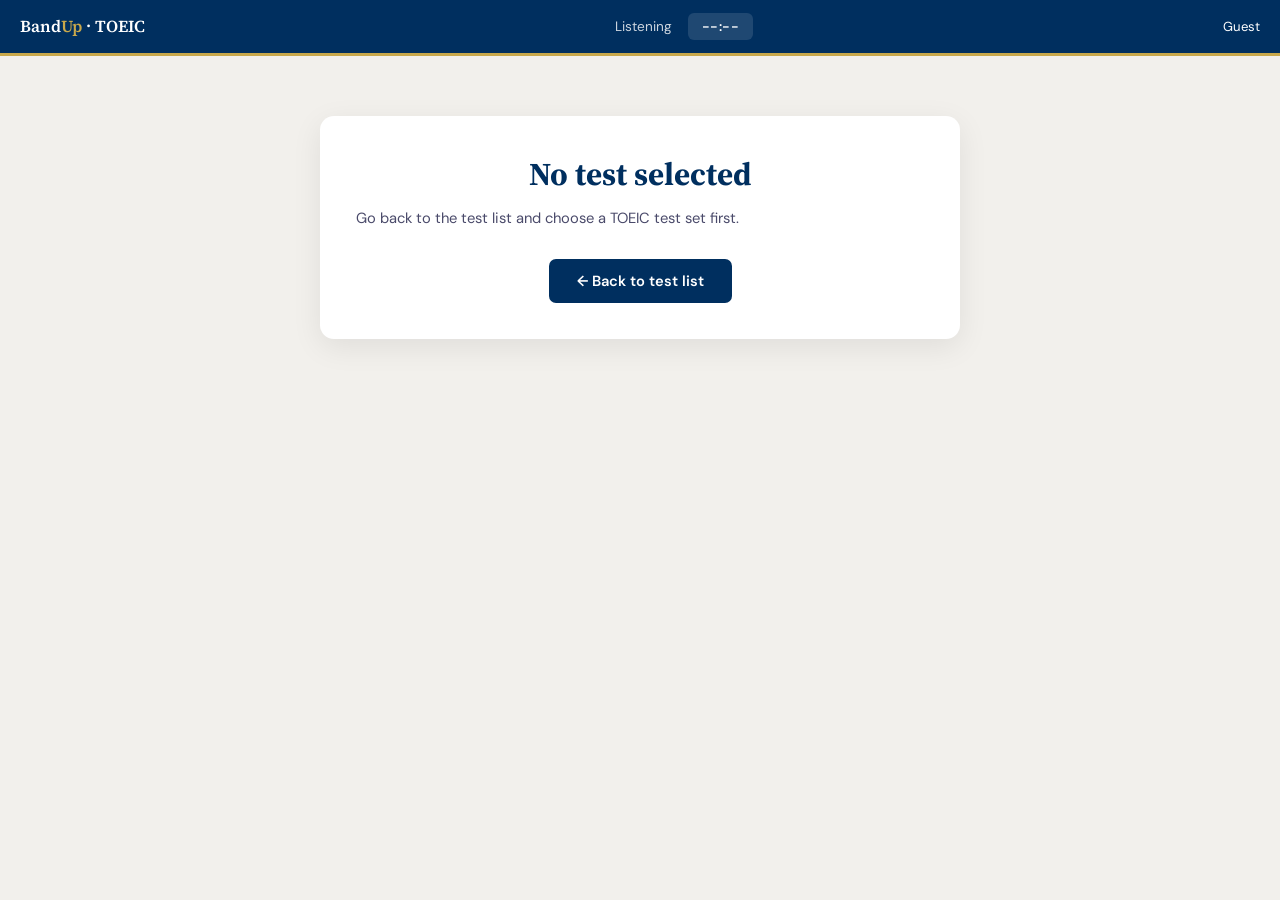
<file: toeic-simulation.html>
<!DOCTYPE html>
<html lang="en">
<head>
<meta charset="UTF-8">
<meta name="viewport" content="width=device-width, initial-scale=1.0">
<title>TOEIC Simulation — BandUp</title>
<link rel="preconnect" href="https://fonts.googleapis.com">
<link href="https://fonts.googleapis.com/css2?family=Source+Serif+4:ital,wght@0,300;0,400;0,600;1,400&family=DM+Sans:wght@400;500;600&display=swap" rel="stylesheet">
<style>
  *{box-sizing:border-box;margin:0;padding:0}
  html{font-size:100%}
  :root{
    --ink:#1a1a2e;--ink2:#4a4a6a;--ink3:#8888aa;
    --paper:#faf9f7;--paper2:#f2f0ec;--paper3:#e8e5df;
    --blue:#002f5f;--blue2:#1a5fa8;--gold:#c8a84b;
    --green:#2e7d4f;--red:#c0392b;--border:rgba(0,0,0,0.1);
  }
  body{font-family:'DM Sans',sans-serif;background:var(--paper2);color:var(--ink);height:100vh;overflow:hidden;display:flex;flex-direction:column}

  .hdr{background:var(--blue);color:#fff;height:56px;display:flex;align-items:center;justify-content:space-between;padding:0 20px;flex-shrink:0;border-bottom:3px solid var(--gold)}
  .hdr-logo{font-family:'Source Serif 4',serif;font-size:1.05rem;font-weight:600}
  .hdr-logo span{color:var(--gold)}
  .hdr-mid{display:flex;align-items:center;gap:16px;font-size:0.85rem}
  .timer{background:rgba(255,255,255,0.12);padding:5px 14px;border-radius:6px;font-weight:600;letter-spacing:0.03em;font-variant-numeric:tabular-nums}
  .timer.low{background:var(--red)}
  .hdr-right{display:flex;align-items:center;gap:12px;font-size:0.82rem}
  .btn{padding:8px 16px;border-radius:7px;border:none;font-family:'DM Sans',sans-serif;font-size:0.83rem;font-weight:600;cursor:pointer}
  .btn-submit{background:var(--gold);color:var(--blue)}
  .btn-submit:hover{opacity:0.9}
  .btn-submit:disabled{opacity:0.5;cursor:default}

  .main{display:flex;flex:1;overflow:hidden}
  .content{flex:1;overflow-y:auto;padding:26px 26px 100px}
  .content::-webkit-scrollbar{width:6px}
  .content::-webkit-scrollbar-thumb{background:var(--paper3);border-radius:3px}

  .nav{width:230px;background:#fff;border-left:1px solid var(--border);flex-shrink:0;overflow-y:auto;padding:16px 12px}
  .nav-title{font-size:0.7rem;font-weight:700;color:var(--ink3);text-transform:uppercase;letter-spacing:0.08em;margin:10px 4px 6px}
  .nav-grid{display:grid;grid-template-columns:repeat(6,1fr);gap:5px;margin-bottom:6px}
  .nav-btn{aspect-ratio:1;border-radius:5px;border:1px solid var(--border);background:var(--paper2);color:var(--ink2);font-size:0.68rem;font-weight:600;cursor:pointer;display:flex;align-items:center;justify-content:center}
  .nav-btn.answered{background:var(--blue);color:#fff;border-color:var(--blue)}
  .nav-btn.current{outline:2px solid var(--gold)}

  .stage-gate{max-width:640px;margin:60px auto;background:#fff;border-radius:14px;padding:36px;text-align:center;box-shadow:0 8px 30px rgba(0,0,0,0.08)}
  .stage-gate h1{font-family:'Source Serif 4',serif;color:var(--blue);margin-bottom:10px}
  .stage-gate p{color:var(--ink2);font-size:0.92rem;line-height:1.7;margin-bottom:10px;text-align:left}
  .stage-gate .btn{margin-top:18px;padding:12px 28px;font-size:0.92rem;background:var(--blue);color:#fff}
  .stage-gate .btn:disabled{opacity:0.4;cursor:not-allowed}
  .ack-row{display:flex;gap:9px;align-items:flex-start;margin:16px 0 4px;font-size:0.85rem;color:var(--ink2);cursor:pointer;background:var(--paper2,#f2f0ec);padding:12px 14px;border-radius:8px;text-align:left}
  .ack-row input{margin-top:3px;flex-shrink:0}

  .part-block{background:#fff;border:1px solid var(--border);border-radius:12px;padding:22px;margin-bottom:20px}
  .part-head{display:flex;align-items:baseline;gap:10px;margin-bottom:6px}
  .part-num{font-family:'Source Serif 4',serif;font-size:1.15rem;font-weight:600;color:var(--blue)}
  .part-name{font-size:0.8rem;color:var(--ink3)}
  .part-instr{font-size:0.85rem;color:var(--ink2);margin-bottom:16px;line-height:1.6}

  .item{border-top:1px solid var(--paper3);padding:14px 0}
  .item:first-of-type{border-top:none;padding-top:4px}
  .item-q{font-size:0.68rem;color:var(--ink3);font-weight:700;margin-bottom:4px}
  .item-q-row{display:flex;align-items:center;justify-content:space-between;margin-bottom:4px}
  .item-q-row .item-q{margin-bottom:0}
  .flag-btn{background:none;border:none;cursor:pointer;font-size:0.9rem;opacity:0.25;filter:grayscale(1);padding:2px 4px;line-height:1}
  .flag-btn:hover{opacity:0.6}
  .flag-btn.flagged{opacity:1;filter:none}
  .nav-btn.flagged{box-shadow:inset 0 0 0 2px var(--gold)}
  .item-text{font-size:0.9rem;margin-bottom:10px;line-height:1.6}
  .item-img{max-width:100%;max-height:280px;border-radius:8px;margin-bottom:10px;display:block}
  audio{width:100%;max-width:420px;margin-bottom:10px;display:block}
  .audio-lock-wrap{max-width:420px;margin-bottom:10px}
  .audio-play-btn{width:100%;padding:10px;border:none;border-radius:8px;background:var(--blue);color:#fff;font-family:'DM Sans',sans-serif;font-size:0.85rem;font-weight:600;cursor:pointer;margin-top:6px}
  .audio-play-btn:hover{background:var(--blue2)}
  .audio-play-btn:disabled{opacity:0.7;cursor:default}
  .audio-progress-track{width:100%;height:6px;background:var(--paper3);border-radius:3px;margin-top:8px;overflow:hidden}
  .audio-progress-fill{height:100%;width:0%;background:var(--gold);transition:width 0.2s linear}
  .audio-played-box{max-width:420px;margin-bottom:10px;padding:10px 14px;background:var(--paper2);border:1px solid var(--paper3);border-radius:8px;font-size:0.82rem;color:var(--ink3)}
  .opts{display:flex;flex-direction:column;gap:7px}
  .opt{display:flex;align-items:center;gap:9px;padding:8px 12px;border:1px solid var(--paper3);border-radius:8px;cursor:pointer;font-size:0.86rem}
  .opt:hover{background:var(--paper2)}
  .opt.selected{background:#e8f0ff;border-color:var(--blue2)}
  .opt input{accent-color:var(--blue);width:15px;height:15px;flex-shrink:0}
  .opt .lab{font-weight:700;color:var(--blue);width:16px;flex-shrink:0}

  .passage{background:var(--paper2);border-radius:8px;padding:16px;font-size:0.86rem;line-height:1.75;margin-bottom:14px;white-space:pre-wrap}
  .passage-sep{border-top:1px dashed var(--paper3);margin:12px 0}
  .blank-tag{display:inline-block;background:var(--gold);color:var(--blue);font-weight:700;border-radius:4px;padding:0 5px;font-size:0.8em}

  .results{max-width:560px;margin:50px auto;background:#fff;border-radius:14px;padding:36px;text-align:center;box-shadow:0 8px 30px rgba(0,0,0,0.08)}
  .results h1{font-family:'Source Serif 4',serif;color:var(--blue);margin-bottom:16px}
  .score-row{display:flex;justify-content:space-between;padding:12px 0;border-bottom:1px solid var(--paper3);font-size:0.92rem}
  .score-total{font-size:1.4rem;font-weight:700;color:var(--blue);margin-top:14px}

  #load-overlay{position:fixed;inset:0;background:rgba(0,47,95,0.92);z-index:9999;display:flex;flex-direction:column;align-items:center;justify-content:center;color:#fff;gap:14px}
  .spinner{width:40px;height:40px;border:3px solid rgba(255,255,255,0.25);border-top-color:var(--gold);border-radius:50%;animation:spin 0.7s linear infinite}
  @keyframes spin{to{transform:rotate(360deg)}}

  #toast-wrap{position:fixed;top:12px;left:50%;transform:translateX(-50%);z-index:9999;display:flex;flex-direction:column;gap:8px;align-items:center;pointer-events:none}
  .toast{pointer-events:auto;min-width:260px;max-width:min(90vw,420px);padding:12px 16px;border-radius:9px;font-size:0.85rem;font-weight:600;box-shadow:0 6px 20px rgba(0,0,0,0.2);display:flex;align-items:center;gap:10px;animation:toastIn 0.25s ease-out;color:#fff}
  .toast.info{background:var(--blue2,#1a5fa8)}
  .toast.warn{background:#b8860b}
  .toast.danger{background:var(--red,#c0392b)}
  @keyframes toastIn{from{opacity:0;transform:translateY(-10px)}to{opacity:1;transform:translateY(0)}}
  @keyframes toastOut{from{opacity:1}to{opacity:0}}
</style>
</head>
<body>
<div id="toast-wrap"></div>

<div class="hdr">
  <div class="hdr-logo">Band<span>Up</span> · TOEIC</div>
  <div class="hdr-mid">
    <div id="stage-label" style="opacity:0.8">Listening</div>
    <div class="timer" id="timer-disp">--:--</div>
  </div>
  <div class="hdr-right">
    <span id="disp-name">Guest</span>
    <button class="btn btn-submit" id="finish-listening-btn" onclick="finishListening()" style="display:none">Finish Listening → Reading</button>
    <button class="btn btn-submit" id="submit-btn" onclick="submitTest(false)" style="display:none">Submit</button>
  </div>
</div>

<div class="main" id="main-app" style="display:none">
  <div class="content" id="content"></div>
  <div class="nav" id="nav"></div>
</div>

<div id="gate-wrap"></div>
<div id="results-wrap"></div>

<script src="bandup-api.js"></script>
<script>
// ═══════════════════════════════════════
// SESSION / CANDIDATE
// ═══════════════════════════════════════
function initUser(){
  let name = sessionStorage.getItem('candidateName') || '';
  const raw = sessionStorage.getItem('candidateData');
  if(raw){ try { const cd = JSON.parse(raw); name = cd.fullName || name; } catch(e){} }
  document.getElementById('disp-name').innerText = name || 'Guest';
}

let activeTestSet = {setID:'', setName:''};
let config = null;

// ═══════════════════════════════════════
// CONFIG LOADER — same pattern as simulation.html
// ═══════════════════════════════════════
async function loadConfig(){
  const selected = sessionStorage.getItem('selectedTestSet');
  let url = '';
  if(selected){
    try {
      const sel = JSON.parse(selected);
      url = sel.configURL || '';
      activeTestSet = {setID: sel.setID || '', setName: sel.setName || ''};
    } catch(e){}
  }
  if(!url){
    document.getElementById('gate-wrap').innerHTML = `<div class="stage-gate"><h1>No test selected</h1><p>Go back to the test list and choose a TOEIC test set first.</p><button class="btn" style="background:var(--blue);color:#fff" onclick="location.href='tests.html'">← Back to test list</button></div>`;
    return false;
  }
  showLoadingOverlay('Loading test configuration...');
  try {
    const res = await fetch(url, {cache:'no-cache'});
    if(!res.ok) throw new Error('HTTP '+res.status);
    config = await res.json();
  } catch(e){
    document.getElementById('gate-wrap').innerHTML = `<div class="stage-gate"><h1>Could not load this test</h1><p>${escH(e.message)}</p></div>`;
    hideLoadingOverlay();
    return false;
  }
  hideLoadingOverlay();
  return true;
}

function showLoadingOverlay(msg){
  let ov = document.getElementById('load-overlay');
  if(!ov){
    ov = document.createElement('div');
    ov.id='load-overlay';
    ov.innerHTML = `<div class="spinner"></div><div style="font-family:'Source Serif 4',serif;font-size:1.2rem;color:var(--gold)">BandUp</div><div id="load-msg" style="font-size:0.85rem;opacity:0.75"></div>`;
    document.body.appendChild(ov);
  }
  document.getElementById('load-msg').textContent = msg;
  ov.style.display='flex';
}
function hideLoadingOverlay(){ const ov=document.getElementById('load-overlay'); if(ov) ov.style.display='none'; }

// ═══════════════════════════════════════
// STATE
// ═══════════════════════════════════════
let answers = {};      // absolute num (1-100 listening, 101-200 reading) -> 'A'/'B'/'C'/'D'
let flagged = {};      // absolute num -> true if marked for review
let stage = null;      // 'listening' | 'reading'
let timerInterval = null;

const STAGE_DURATIONS = { listening: 45*60, reading: 75*60 };

function getCandidateID(){ return sessionStorage.getItem('candidateID') || 'guest'; }
function timerKey(st){ return `toeic_timer_end_${getCandidateID()}_${activeTestSet.setID||'default'}_${st}`; }
function autosaveKey(){ return `toeic_autosave_${getCandidateID()}_${activeTestSet.setID||'default'}`; }

function saveAutosave(){
  try { localStorage.setItem(autosaveKey(), JSON.stringify({answers, flagged, stage, savedAt: Date.now()})); } catch(e){}
}
function loadAutosave(){
  try {
    const raw = localStorage.getItem(autosaveKey());
    if(raw){ const d = JSON.parse(raw); answers = d.answers || {}; flagged = d.flagged || {}; return d.savedAt || 0; }
  } catch(e){}
  return 0;
}
function clearAutosave(){ try{ localStorage.removeItem(autosaveKey()); localStorage.removeItem(audioProgKey()); localStorage.removeItem(audioStorageKey()); }catch(e){} }

// ═══════════════════════════════════════
// GATE SCREENS
// ═══════════════════════════════════════
function showStartGate(){
  const title = (config.meta && config.meta.title) || activeTestSet.setName || 'TOEIC Practice Test';
  document.getElementById('gate-wrap').innerHTML = `
    <div class="stage-gate">
      <h1>${escH(title)}</h1>
      <p><b>Format:</b> 100 Listening questions (Parts 1–4, ~45 min) + 100 Reading questions (Parts 5–7, 75 min). All multiple choice — no Writing or Speaking sections.</p>
      <p>Once you start the Listening section, the timer begins automatically and cannot be paused. You may revisit and change any answer within a section before time runs out or before you move to the next section.</p>
      <p>Make sure your audio is on and working before you begin.</p>
      <label class="ack-row">
        <input type="checkbox" id="ack-check" onchange="document.getElementById('start-listening-btn').disabled=!this.checked">
        <span>I have read and understood the instructions above, and I'm ready to begin.</span>
      </label>
      <button class="btn" id="start-listening-btn" disabled onclick="startStage('listening')">Start Listening Section →</button>
    </div>`;
}

function showStageTransition(){
  document.getElementById('main-app').style.display='none';
  document.getElementById('gate-wrap').innerHTML = `
    <div class="stage-gate">
      <h1>Listening section complete</h1>
      <p>Next: the Reading section (Parts 5–7, 100 questions, 75 minutes). You can go straight in, or take a short breather first — the Reading timer only starts once you click below.</p>
      <button class="btn" onclick="startStage('reading')">Start Reading Section →</button>
    </div>`;
}

function startStage(which){
  stage = which;
  document.getElementById('gate-wrap').innerHTML = '';
  document.getElementById('main-app').style.display = 'flex';
  document.getElementById('stage-label').textContent = which === 'listening' ? 'Listening' : 'Reading';
  document.getElementById('finish-listening-btn').style.display = which === 'listening' ? 'inline-block' : 'none';
  document.getElementById('submit-btn').style.display = which === 'reading' ? 'inline-block' : 'none';
  initTimer(which);
  renderStage(which);
}

function finishListening(){
  showReviewModal('Listening', [1,100], 'Yes, Move to Reading →', () => {
    saveAutosave();
    clearInterval(timerInterval);
    clearStageTimer('listening');
    showStageTransition();
  });
}

// ═══════════════════════════════════════
// TIMER — persists across refresh, same pattern as simulation.html
// ═══════════════════════════════════════
// ══════════════════════════════════════
// TOASTS — non-blocking notifications (time reminders, etc.)
// ══════════════════════════════════════
function showToast(msg, variant, duration) {
  const wrap = document.getElementById('toast-wrap');
  if (!wrap) return;
  const el = document.createElement('div');
  el.className = 'toast ' + (variant || 'info');
  el.innerHTML = msg;
  wrap.appendChild(el);
  setTimeout(() => {
    el.style.animation = 'toastOut 0.3s ease-in forwards';
    setTimeout(() => el.remove(), 300);
  }, duration || 6000);
}

// Fires once per threshold per stage — re-armed each time initTimer(which) is
// called for a new stage, since Listening and Reading have separate clocks.
let _firedTimeWarnings = new Set();
function checkTimeWarnings(which, remaining){
  const total = STAGE_DURATIONS[which];
  const elapsed = total - remaining;
  for (let h = 1; h * 3600 <= total; h++) {
    const mark = h * 3600;
    if (elapsed >= mark && !_firedTimeWarnings.has(which+'_elapsed'+mark)) {
      _firedTimeWarnings.add(which+'_elapsed'+mark);
      showToast(`⏱️ ${h} hour${h>1?'s':''} have passed (${which}).`, 'info');
    }
  }
  if (total > 1800 && remaining <= 1800 && !_firedTimeWarnings.has(which+'_remain1800')) {
    _firedTimeWarnings.add(which+'_remain1800');
    showToast(`⚠️ 30 minutes remaining (${which}).`, 'warn');
  }
  if (total > 300 && remaining <= 300 && !_firedTimeWarnings.has(which+'_remain300')) {
    _firedTimeWarnings.add(which+'_remain300');
    showToast(`🔴 Final 5 minutes (${which})! Please finish up.`, 'danger', 9000);
  }
}

function initTimer(which){
  const key = timerKey(which);
  let endTime = localStorage.getItem(key);
  if(!endTime){
    endTime = Date.now() + STAGE_DURATIONS[which]*1000;
    localStorage.setItem(key, String(endTime));
  }
  endTime = parseInt(endTime, 10);

  clearInterval(timerInterval);
  _firedTimeWarnings = new Set(); // fresh set of thresholds for this stage
  let tickCount = 0;
  // Staggered per-browser offset so many candidates starting around the same
  // time don't all sync to Sheets on the exact same tick — same approach as
  // the IELTS engine (simulation.html).
  const syncJitter = getSyncJitter_();
  timerInterval = setInterval(() => {
    const remaining = Math.max(0, Math.round((endTime - Date.now())/1000));
    renderTimer(remaining);
    checkTimeWarnings(which, remaining);
    tickCount++;
    if (tickCount % 90 === syncJitter) syncDraftToSheets();
    if(remaining <= 0){
      clearInterval(timerInterval);
      stageTimeUp(which);
    }
  }, 1000);
  renderTimer(Math.max(0, Math.round((endTime-Date.now())/1000)));
}
function getSyncJitter_() {
  const key = 'toeic_sync_jitter';
  let j = localStorage.getItem(key);
  if (j === null) {
    j = Math.floor(Math.random() * 30);
    localStorage.setItem(key, String(j));
  }
  return parseInt(j, 10);
}
let lastSyncedSnapshot = '';
async function syncDraftToSheets(){
  const audioPayload = { p: audioProgress, d: playedAudioKeys };
  const snapshot = JSON.stringify({ answers, audioPayload });
  if (snapshot === lastSyncedSnapshot) return; // nothing changed — save the quota

  // Split by absolute number so the admin monitor can show Listening/Reading
  // progress separately instead of one combined count.
  const listeningPart = {}, readingPart = {};
  Object.keys(answers).forEach(k => {
    const n = parseInt(k, 10);
    if (n <= 100) listeningPart[k] = answers[k]; else readingPart[k] = answers[k];
  });

  const candidateData = JSON.parse(sessionStorage.getItem('candidateData')||'{}');
  try {
    const res = await callSheets({
      action: 'saveDraft',
      examType: 'TOEIC',
      currentSection: stage || '',
      candidateID: candidateData.candidateID || getCandidateID(),
      sessionToken: candidateData.sessionToken || '',
      fullName: candidateData.fullName || sessionStorage.getItem('candidateName') || '',
      testSetID: activeTestSet.setID || '',
      lAnswers: JSON.stringify(listeningPart),
      rAnswers: JSON.stringify(readingPart),
      writingVals: JSON.stringify({ _audio: audioPayload })
    });
    if (res && res.sessionInvalid) {
      if (!window._sessionKickedOut) {
        window._sessionKickedOut = true;
        clearInterval(timerInterval);
        showToast('🚪 Signed out — your account was logged in on another device.', 'danger', 10000);
        setTimeout(() => { window.location.href = 'index.html'; }, 3500);
      }
      return;
    }
    if (res && res.locked) return;
    lastSyncedSnapshot = snapshot;
  } catch(e) { /* best-effort — local autosave already covers the common case */ }
}

// Restore-on-login (Layer 2 for TOEIC): pulls the server-side draft if it's
// newer than the local autosave copy — covers resuming on a different device
// or a cleared-storage browser.
async function restoreAnswersFromServer(localSavedAt){
  const candidateData = JSON.parse(sessionStorage.getItem('candidateData')||'{}');
  const candidateID = candidateData.candidateID || getCandidateID();
  if (!candidateID || !activeTestSet.setID) return;
  try {
    const res = await callSheets({ action: 'getDraft', candidateID, testSetID: activeTestSet.setID });
    if (!res || !res.success || !res.found) return;
    if (res.status === 'submitted') return; // previous attempt was already handed in — start fresh
    try { const wv = JSON.parse(res.writingVals || '{}'); if (wv._audio) mergeAudioState_(wv._audio); } catch(e){}
    const serverTime = res.updatedAt ? new Date(res.updatedAt).getTime() : 0;
    if (serverTime <= (localSavedAt || 0)) return;
    const l = JSON.parse(res.lAnswers || '{}');
    const r = JSON.parse(res.rAnswers || '{}');
    answers = Object.assign({}, l, r);
  } catch(e) { /* offline/quota — local copy (if any) still stands */ }
}

function renderTimer(sec){
  const m = Math.floor(sec/60), s = sec%60;
  const disp = document.getElementById('timer-disp');
  disp.textContent = `${String(m).padStart(2,'0')}:${String(s).padStart(2,'0')}`;
  disp.classList.toggle('low', sec <= 120);
}

function clearStageTimer(which){ try{ localStorage.removeItem(timerKey(which)); }catch(e){} }

function stageTimeUp(which){
  saveAutosave();
  if(which === 'listening'){
    clearStageTimer('listening');
    showToast("⏰ Time's up for Listening. Moving on to Reading.", 'danger', 6000);
    showStageTransition();
  } else {
    clearStageTimer('reading');
    showToast("⏰ Time's up. Submitting your test now...", 'danger', 6000);
    submitTest(true);
  }
}

// ═══════════════════════════════════════
// RENDERING
// ═══════════════════════════════════════
function renderStage(which){
  const content = document.getElementById('content');
  const nav = document.getElementById('nav');
  content.innerHTML = '';
  nav.innerHTML = '';

  const parts = which === 'listening'
    ? [[1, config.listening.parts[1]], [2, config.listening.parts[2]], [3, config.listening.parts[3]], [4, config.listening.parts[4]]]
    : [[5, config.reading.parts[5]], [6, config.reading.parts[6]], [7, config.reading.parts[7]]];

  const audioURL = which==='listening' ? (config.listening.audioURL||'') : '';
  if(audioURL){
    content.innerHTML += `<div class="part-block"><div class="part-head"><span class="part-num">Full Listening Audio</span></div>${renderAudioPlayer(audioURL)}<div style="font-size:0.8rem;color:var(--ink3)">This single track covers Parts 1–4. Use the navigator on the right to jump between questions as you listen.</div></div>`;
  }

  if(which === 'listening'){
    content.innerHTML += `<div class="part-block" style="background:#e8f0ff;border-color:var(--blue2);text-align:center">
      <div style="font-size:0.86rem;color:var(--ink2);margin-bottom:10px">Done with all 100 Listening questions? Click below to move on — you won't be able to come back to Listening after that.</div>
      <button class="btn" style="background:var(--blue);color:#fff;padding:10px 24px;border:none;border-radius:7px;font-weight:600;cursor:pointer" onclick="finishListening()">Finish Listening → Reading</button>
    </div>`;
  }

  parts.forEach(([pnum, pdata]) => {
    if(!pdata) return;
    content.appendChild(renderPart(pnum, pdata));
  });

  renderNav(which, parts);
  saveAutosave();
}

function renderPart(pnum, pdata){
  const block = document.createElement('div');
  block.className = 'part-block';
  const instr = PART_INSTRUCTIONS[pnum] || '';
  let html = `<div class="part-head"><span class="part-num">Part ${pnum}</span><span class="part-name">${escH(pdata.name||'')}</span></div><div class="part-instr">${instr}</div>`;

  if(pnum===1){
    html += (pdata.items||[]).map(it => renderItemPhoto(it)).join('');
  } else if(pnum===2){
    html += (pdata.items||[]).map(it => renderItemAudioOnly(it)).join('');
  } else if(pnum===3 || pnum===4){
    html += (pdata.groups||[]).map(g => renderGroupAudio(g)).join('');
  } else if(pnum===5){
    html += (pdata.items||[]).map(it => renderItemMC(it, ['A','B','C','D'])).join('');
  } else if(pnum===6){
    html += (pdata.groups||[]).map(g => renderGroupTextCompletion(g)).join('');
  } else if(pnum===7){
    html += (pdata.groups||[]).map(g => renderGroupReading(g)).join('');
  }
  block.innerHTML = html;
  return block;
}

const PART_INSTRUCTIONS = {
  1: 'For each question, look at the picture and choose the statement (A, B, C, or D) that best describes it.',
  2: 'Listen to the question and the three responses. Choose the best response (A, B, or C).',
  3: 'Listen to each conversation and answer the three questions that follow, based on what is said.',
  4: 'Listen to each talk and answer the three questions that follow, based on what is said.',
  5: 'Choose the word or phrase that best completes the sentence.',
  6: 'Read the passage and choose the best word, phrase, or sentence for each blank.',
  7: 'Read the passage(s) and answer the questions that follow.'
};

function optLabel(i){ return ['A','B','C','D'][i]; }

// ═══════════════════════════════════════
// AUDIO — supports both direct file URLs (mp3/wav/ogg) and YouTube links
// (youtu.be/... or youtube.com/watch?v=...), including unlisted videos —
// unlisted just means "not searchable", it still embeds fine. A plain
// <audio src="youtu.be/...">  does NOT work since YouTube isn't a raw media
// file, so YouTube URLs get an <iframe> embed instead.
//
// PLAY-ONCE LOCK: matches the real TOEIC listening test — each clip plays
// exactly once, with no seeking or replay. Once played, the player is
// replaced with a "already played" placeholder, and that state is persisted
// so refreshing the page doesn't grant a second listen.
// ═══════════════════════════════════════
function getYoutubeID(url){
  if(!url) return null;
  let m = url.match(/youtu\.be\/([A-Za-z0-9_-]{6,})/);
  if(m) return m[1];
  m = url.match(/[?&]v=([A-Za-z0-9_-]{6,})/);
  if(m) return m[1];
  m = url.match(/youtube\.com\/embed\/([A-Za-z0-9_-]{6,})/);
  if(m) return m[1];
  return null;
}

let playedAudioKeys = {};
// ── Continue playback ──────────────────────────────────────────────────────
// Tracks how far the candidate has listened to each clip. If the window is closed, the page is
// refreshed, or the question list is re-rendered mid-clip, the clip offers "Continue" from that
// point (never earlier) — no fresh full listen, and no losing the rest of the clip either.
let audioProgress = {};   // clipKey -> { t: seconds listened up to, tracked: true once a real position is known }
const ytStarted_ = {};    // YouTube clips the candidate pressed Play on during this page load
const ytDur_ = {};        // last known duration per YouTube clip
let progFlushAt_ = 0;

function audioStorageKey(){ return `toeic_played_audio_${getCandidateID()}_${activeTestSet.setID||'default'}`; }
function audioProgKey(){ return `toeic_audio_progress_${getCandidateID()}_${activeTestSet.setID||'default'}`; }
function loadPlayedAudio(){
  try { const raw = localStorage.getItem(audioStorageKey()); if(raw) playedAudioKeys = JSON.parse(raw); } catch(e){}
}
function loadAudioProgress(){
  try { const raw = localStorage.getItem(audioProgKey()); if(raw) audioProgress = JSON.parse(raw) || {}; } catch(e){}
}
function flushAudioProgress_(){
  try { localStorage.setItem(audioProgKey(), JSON.stringify(audioProgress)); } catch(e){}
}
function markAudioPlayed_(key){
  playedAudioKeys[key] = true;
  delete audioProgress[key];
  try { localStorage.setItem(audioStorageKey(), JSON.stringify(playedAudioKeys)); } catch(e){}
  flushAudioProgress_();
}
function recordAudioProgress_(key, t){
  if(playedAudioKeys[key] || !(t >= 0)) return;
  const p = audioProgress[key] || (audioProgress[key] = {t:0, tracked:false});
  p.tracked = true;
  if(t > p.t) p.t = t;                       // the saved position only ever moves forward
  const now = Date.now();
  if(now - progFlushAt_ > 1000){ progFlushAt_ = now; flushAudioProgress_(); }
}
// Merge playback state pulled from the server (cross-device resume): keep the furthest position per clip.
function mergeAudioState_(a){
  if(!a || typeof a !== 'object') return;
  const p = a.p || {}, d = a.d || {};
  Object.keys(d).forEach(k => { if(d[k]) playedAudioKeys[k] = true; });
  Object.keys(p).forEach(k => {
    if(playedAudioKeys[k] || !p[k]) return;
    const t = Number(p[k].t) || 0, cur = audioProgress[k];
    if(!cur) audioProgress[k] = {t, tracked: !!p[k].tracked};
    else { if(t > cur.t) cur.t = t; cur.tracked = cur.tracked || !!p[k].tracked; }
  });
  Object.keys(playedAudioKeys).forEach(k => { delete audioProgress[k]; });
  try { localStorage.setItem(audioStorageKey(), JSON.stringify(playedAudioKeys)); } catch(e){}
  flushAudioProgress_();
}
function fmtAudioTime_(sec){
  sec = Math.max(0, Math.floor(sec||0));
  return Math.floor(sec/60) + ':' + String(sec%60).padStart(2,'0');
}
window.addEventListener('pagehide', flushAudioProgress_);
document.addEventListener('visibilitychange', () => { if(document.hidden) flushAudioProgress_(); });

function getYoutubeID(url){
  if(!url) return null;
  let m = url.match(/youtu\.be\/([A-Za-z0-9_-]{6,})/);
  if(m) return m[1];
  m = url.match(/[?&]v=([A-Za-z0-9_-]{6,})/);
  if(m) return m[1];
  m = url.match(/youtube\.com\/embed\/([A-Za-z0-9_-]{6,})/);
  if(m) return m[1];
  return null;
}
function audioKeyFor_(url){
  let h = 0;
  for (let i=0;i<url.length;i++){ h = ((h<<5)-h+url.charCodeAt(i))|0; }
  return 'a'+Math.abs(h);
}
function playedBoxHTML_(msg){ return `<div class="audio-played-box">${msg}</div>`; }
function showPlayedBox_(key){
  const wrap = document.getElementById('wrap-'+key);
  if(wrap) wrap.outerHTML = playedBoxHTML_('✓ Audio played — plays once only, as in the real test.');
}

function renderAudioPlayer(url){
  if(!url) return '';
  const key = audioKeyFor_(url);
  if(playedAudioKeys[key]){
    return playedBoxHTML_('✓ Audio already played for this question — plays once only, as in the real test.');
  }
  const ytID = getYoutubeID(url);
  const prog = audioProgress[key];
  // YouTube clip that was started but never reported a real position: we can't tell how much was heard,
  // so it counts as played (same one-listen rule as before).
  if(ytID && prog && !prog.tracked){
    markAudioPlayed_(key);
    return playedBoxHTML_('✓ Audio already played for this question — plays once only, as in the real test.');
  }
  const resumeAt = prog && prog.t > 0 ? Math.floor(prog.t) : 0;
  const label = resumeAt > 0 ? `▶ Continue Audio (from ${fmtAudioTime_(resumeAt)})` : '▶ Play Audio (plays once)';
  if(ytID){
    // controls=0 hides YouTube's native seek bar/controls entirely — the
    // only way to play it is via our own one-time button below.
    return `<div class="audio-lock-wrap" id="wrap-${key}">
      <iframe id="yt-${key}" width="100%" height="70" src="https://www.youtube.com/embed/${ytID}?enablejsapi=1&controls=0&modestbranding=1&rel=0" frameborder="0" allow="autoplay; encrypted-media" onload="ytListen_('${key}')" style="border-radius:8px;pointer-events:none"></iframe>
      <button type="button" class="audio-play-btn" onclick="playYoutubeOnce_('${key}', this)">${label}</button>
    </div>`;
  }
  return `<div class="audio-lock-wrap" id="wrap-${key}">
    <audio id="native-${key}" src="${escH(url)}" preload="none"></audio>
    <button type="button" class="audio-play-btn" onclick="playNativeOnce_('${key}', this)">${label}</button>
    <div class="audio-progress-track" id="prog-${key}" style="display:none"><div class="audio-progress-fill" id="progfill-${key}"></div></div>
  </div>`;
}

function playNativeOnce_(key, btn){
  if(playedAudioKeys[key]) return;
  const audio = document.getElementById('native-'+key);
  if(!audio) return;
  const startAt = (audioProgress[key] && audioProgress[key].t) || 0;
  btn.disabled = true;
  btn.textContent = '🔊 Playing...';
  if(!audioProgress[key]) audioProgress[key] = {t:0, tracked:true};
  flushAudioProgress_();
  const track = document.getElementById('prog-'+key);
  const fill = document.getElementById('progfill-'+key);
  track.style.display = 'block';
  // Jump to where the candidate left off as soon as the file's length is known
  let seekRetried = false;
  const seekToSaved = () => { if(startAt > 0){ try { audio.currentTime = startAt; } catch(e){} } };
  if(audio.readyState >= 1) seekToSaved(); else audio.addEventListener('loadedmetadata', seekToSaved, {once:true});
  audio.addEventListener('timeupdate', () => {
    // If the server ignored the seek and playback restarted from the beginning, push it forward once more
    if(startAt > 0 && !seekRetried && audio.currentTime < startAt - 1){ seekRetried = true; seekToSaved(); return; }
    if(audio.duration) fill.style.width = (audio.currentTime/audio.duration*100) + '%';
    recordAudioProgress_(key, audio.currentTime);
  });
  audio.addEventListener('ended', () => {
    markAudioPlayed_(key);
    showPlayedBox_(key);
  });
  audio.play().catch(()=>{
    btn.disabled = false;
    btn.textContent = startAt > 0 ? `▶ Continue Audio (from ${fmtAudioTime_(startAt)})` : '▶ Play Audio (plays once)';
    alert('Could not play this audio file. Please check the file URL.');
  });
}

// YouTube embeds report their position through the iframe's postMessage channel once we ask to "listen".
function ytPost_(key, obj){
  const f = document.getElementById('yt-'+key);
  if(f && f.contentWindow){ try { f.contentWindow.postMessage(JSON.stringify(obj), '*'); } catch(e){} }
}
function ytListen_(key){ ytPost_(key, {event:'listening', id:key, channel:'widget'}); }

function playYoutubeOnce_(key, btn){
  if(playedAudioKeys[key]) return;
  const iframe = document.getElementById('yt-'+key);
  if(!iframe) return;
  const startAt = (audioProgress[key] && audioProgress[key].t) || 0;
  btn.disabled = true;
  btn.textContent = '🔊 Playing (one-time)...';
  ytStarted_[key] = true;
  if(!audioProgress[key]) audioProgress[key] = {t:0, tracked:false};
  flushAudioProgress_();
  ytListen_(key);
  if(startAt > 0) ytPost_(key, {event:'command', func:'seekTo', args:[startAt, true]});
  ytPost_(key, {event:'command', func:'playVideo', args:[]});
  // Keep asking YouTube to report its position until the first update arrives
  let tries = 0;
  const iv = setInterval(() => {
    const q = audioProgress[key];
    if(playedAudioKeys[key] || (q && q.tracked) || ++tries > 10 || !document.getElementById('yt-'+key)){ clearInterval(iv); return; }
    ytListen_(key);
  }, 1000);
}

window.addEventListener('message', function(ev){
  if(typeof ev.data !== 'string' || !/^https:\/\/(www\.)?youtube(-nocookie)?\.com$/.test(ev.origin)) return;
  let d; try { d = JSON.parse(ev.data); } catch(e){ return; }
  if(!d || !d.info) return;
  const f = Array.from(document.querySelectorAll('iframe[id^="yt-"]')).find(x => x.contentWindow === ev.source);
  if(!f) return;
  const key = f.id.slice(3);
  if(!ytStarted_[key] || playedAudioKeys[key]) return;
  const info = d.info;
  if(typeof info.duration === 'number' && info.duration > 0) ytDur_[key] = info.duration;
  if(typeof info.currentTime === 'number' && info.currentTime > 0) recordAudioProgress_(key, info.currentTime);
  const dur = ytDur_[key] || 0;
  const ended = info.playerState === 0 ||
    (dur > 0 && typeof info.currentTime === 'number' && info.currentTime >= dur - 0.5);
  if(ended){ markAudioPlayed_(key); showPlayedBox_(key); }
});

function itemQHeader(num){
  return `<div class="item-q-row">
    <div class="item-q">Question ${num}</div>
    <button type="button" class="flag-btn ${flagged[num]?'flagged':''}" id="flagbtn-${num}" onclick="toggleFlag(${num}, event)" title="Mark for review">🚩</button>
  </div>`;
}

function toggleFlag(num, ev){
  if(ev) ev.stopPropagation();
  flagged[num] = !flagged[num];
  const btn = document.getElementById('flagbtn-'+num);
  if(btn) btn.classList.toggle('flagged', !!flagged[num]);
  const navBtn = document.getElementById('nav-'+num);
  if(navBtn) navBtn.classList.toggle('flagged', !!flagged[num]);
  saveAutosave();
}

function renderOpts(num, options, letters){
  const use = (options && options.length) ? options.map((o,i)=>({l:optLabel(i), t:o})) : letters.map(l=>({l, t:''}));
  return `<div class="opts">` + use.map(o => `
    <label class="opt ${answers[num]===o.l?'selected':''}" onclick="selectAnswer(${num},'${o.l}',this)">
      <input type="radio" name="q${num}" ${answers[num]===o.l?'checked':''}>
      <span class="lab">${o.l}</span><span>${escH(o.t)}</span>
    </label>`).join('') + `</div>`;
}

function renderItemPhoto(it){
  return `<div class="item" id="item-${it.num}">
    ${itemQHeader(it.num)}
    ${it.imgURL?`<img class="item-img" src="${escH(it.imgURL)}" alt="Question ${it.num} photo">`:''}
    ${renderAudioPlayer(it.audioURL)}
    ${renderOpts(it.num, null, ['A','B','C','D'])}
  </div>`;
}
function renderItemAudioOnly(it){
  return `<div class="item" id="item-${it.num}">
    ${itemQHeader(it.num)}
    ${renderAudioPlayer(it.audioURL)}
    ${renderOpts(it.num, null, ['A','B','C'])}
  </div>`;
}
function renderGroupAudio(g){
  const audio = renderAudioPlayer(g.audioURL);
  const img = g.imgURL ? `<img class="item-img" src="${escH(g.imgURL)}" alt="Supporting graphic">` : '';
  const items = (g.items||[]).map(it => `
    <div class="item" id="item-${it.num}">
      ${itemQHeader(it.num)}
      <div class="item-text">${escH(it.qText||'')}</div>
      ${renderOpts(it.num, it.options, ['A','B','C','D'])}
    </div>`).join('');
  return `<div style="margin-bottom:18px;padding-bottom:14px;border-bottom:1px solid var(--paper3)">${audio}${img}${items}</div>`;
}
function renderItemMC(it, letters){
  return `<div class="item" id="item-${it.num}">
    ${itemQHeader(it.num)}
    <div class="item-text">${escH(it.qText||'')}</div>
    ${renderOpts(it.num, it.options, letters)}
  </div>`;
}
function renderGroupTextCompletion(g){
  const img = g.imgURL ? `<img class="item-img" src="${escH(g.imgURL)}" alt="Supporting graphic">` : '';
  const passageHtml = (g.passageText||'').replace(/\[\[(\d+)\]\]/g, (m,n) => `<span class="blank-tag">${n}</span>`);
  const items = (g.items||[]).map(it => `
    <div class="item" id="item-${it.num}">
      ${itemQHeader(it.num)}
      ${renderOpts(it.num, it.options, ['A','B','C','D'])}
    </div>`).join('');
  return `<div style="margin-bottom:18px;padding-bottom:14px;border-bottom:1px solid var(--paper3)">
    ${img}<div class="passage">${passageHtml}</div>${items}</div>`;
}
function renderGroupReading(g){
  const img = g.imgURL ? `<img class="item-img" src="${escH(g.imgURL)}" alt="Supporting graphic">` : '';
  const passages = (g.passageText||'').split('===PASSAGE===').filter(p => p.trim() !== '');
  const passageHtml = passages.map(p => `<div class="passage">${escH(p.trim())}</div>`).join('<div class="passage-sep"></div>');
  const items = (g.items||[]).map(it => `
    <div class="item" id="item-${it.num}">
      ${itemQHeader(it.num)}
      <div class="item-text">${escH(it.qText||'')}</div>
      ${renderOpts(it.num, it.options, ['A','B','C','D'])}
    </div>`).join('');
  return `<div style="margin-bottom:18px;padding-bottom:14px;border-bottom:1px solid var(--paper3)">
    ${img}${passageHtml}${items}</div>`;
}

function selectAnswer(num, letter, el){
  answers[num] = letter;
  const item = el.closest('.item');
  item.querySelectorAll('.opt').forEach(o=>o.classList.remove('selected'));
  el.classList.add('selected');
  saveAutosave();
  refreshNav();
}

function renderNav(which, parts){
  const nav = document.getElementById('nav');
  const range = which==='listening' ? [1,100] : [101,200];
  let html = `<div class="nav-title">${which==='listening'?'Listening 1–100':'Reading 101–200'}</div>`;
  parts.forEach(([pnum, pdata]) => {
    if(!pdata) return;
    const nums = [];
    if(pnum===1||pnum===2||pnum===5){ (pdata.items||[]).forEach(it=>nums.push(it.num)); }
    else { (pdata.groups||[]).forEach(g=>(g.items||[]).forEach(it=>nums.push(it.num))); }
    if(!nums.length) return;
    html += `<div class="nav-title">Part ${pnum}</div><div class="nav-grid">` +
      nums.map(n => `<button class="nav-btn ${answers[n]?'answered':''} ${flagged[n]?'flagged':''}" id="nav-${n}" onclick="jumpTo(${n})">${n}</button>`).join('') +
      `</div>`;
  });
  nav.innerHTML = html;
}
function refreshNav(){
  document.querySelectorAll('.nav-btn').forEach(b=>{
    const n = b.id.replace('nav-','');
    b.classList.toggle('answered', !!answers[n]);
    b.classList.toggle('flagged', !!flagged[n]);
  });
}
function jumpTo(num){
  const el = document.getElementById('item-'+num);
  if(el) el.scrollIntoView({behavior:'smooth', block:'center'});
}

// ═══════════════════════════════════════
// REVIEW SUMMARY — shown before moving from Listening → Reading, and before final submit
// ═══════════════════════════════════════
function getRangeStatus(range){
  const [lo, hi] = range;
  const unanswered = [];
  const flaggedList = [];
  for(let n=lo; n<=hi; n++){
    if(!answers[n]) unanswered.push(n);
    if(flagged[n]) flaggedList.push(n);
  }
  return { total: hi-lo+1, answeredCount: (hi-lo+1)-unanswered.length, unanswered, flaggedList };
}

function showReviewModal(stageLabel, range, confirmLabel, onConfirm){
  const { total, answeredCount, unanswered, flaggedList } = getRangeStatus(range);
  const overlay = document.createElement('div');
  overlay.id = 'review-modal-overlay';
  overlay.style.cssText = 'position:fixed;inset:0;background:rgba(0,0,0,0.55);z-index:9998;display:flex;align-items:center;justify-content:center;padding:20px';

  const chip = (n, cls) => `<button class="nav-btn ${cls}" style="aspect-ratio:auto;padding:4px 8px;width:auto;height:auto" onclick="closeReviewModal();jumpTo(${n})">${n}</button>`;

  overlay.innerHTML = `
    <div style="background:#fff;border-radius:14px;padding:26px;max-width:480px;width:100%;max-height:85vh;overflow-y:auto">
      <h2 style="font-family:'Source Serif 4',serif;color:var(--blue);margin-bottom:14px">Review — ${stageLabel}</h2>
      <div style="font-size:0.9rem;color:var(--ink2);margin-bottom:14px">
        <b>${answeredCount} / ${total}</b> questions answered.
        ${flaggedList.length ? `<br><b>${flaggedList.length}</b> flagged for review.` : ''}
      </div>
      ${unanswered.length ? `<div style="margin-bottom:14px"><div style="font-size:0.78rem;font-weight:700;color:var(--red);margin-bottom:6px">Unanswered (${unanswered.length}):</div><div style="display:flex;flex-wrap:wrap;gap:5px">${unanswered.slice(0,60).map(n=>chip(n,'')).join('')}${unanswered.length>60?`<span style="font-size:0.78rem;color:var(--ink3)">+${unanswered.length-60} more</span>`:''}</div></div>` : `<div class="msg" style="background:rgba(46,125,79,0.1);color:var(--green);border-radius:8px;padding:8px 12px;font-size:0.83rem;margin-bottom:14px">✅ All questions answered.</div>`}
      ${flaggedList.length ? `<div style="margin-bottom:18px"><div style="font-size:0.78rem;font-weight:700;color:#c8a84b;margin-bottom:6px">Flagged (${flaggedList.length}):</div><div style="display:flex;flex-wrap:wrap;gap:5px">${flaggedList.map(n=>chip(n,'flagged')).join('')}</div></div>` : ''}
      <div style="display:flex;gap:10px;margin-top:18px">
        <button class="btn" style="flex:1;background:var(--paper2);color:var(--ink2);border:1px solid var(--border);padding:10px;border-radius:7px;cursor:pointer" onclick="closeReviewModal()">← Go Back &amp; Review</button>
        <button class="btn" style="flex:1;background:var(--blue);color:#fff;border:none;padding:10px;border-radius:7px;cursor:pointer;font-weight:600" id="review-confirm-btn">${confirmLabel}</button>
      </div>
    </div>`;
  document.body.appendChild(overlay);
  document.getElementById('review-confirm-btn').onclick = () => { closeReviewModal(); onConfirm(); };
}
function closeReviewModal(){
  const ov = document.getElementById('review-modal-overlay');
  if(ov) ov.remove();
}

// ═══════════════════════════════════════
// SUBMIT — graded on the server against the private answer key
// ═══════════════════════════════════════
// callSheets() comes from bandup-api.js (Supabase): it adds the candidate session token automatically
// and retries once on network trouble.

async function submitTest(autoSubmit){
  if(!autoSubmit){
    showReviewModal('Reading', [101,200], 'Yes, Submit Test', () => doSubmitTest(false));
    return;
  }
  doSubmitTest(true);
}

async function doSubmitTest(autoSubmit){
  // Admin preview: never submit anything — show the "preview finished" screen instead.
  if (window.BANDUP_PREVIEW && BANDUP_PREVIEW.on()) { clearInterval(timerInterval); BANDUP_PREVIEW.finish(); return; }
  clearInterval(timerInterval);
  const candidateData = JSON.parse(sessionStorage.getItem('candidateData')||'{}');

  // Listening: keys 1-100 as-is. Reading: convert absolute (101-200) -> relative (1-100)
  // to match the generic server-side scorer in Code.gs.
  const listeningAnswers = {};
  const readingAnswers = {};
  Object.keys(answers).forEach(k => {
    const n = parseInt(k,10);
    if(n <= 100) listeningAnswers[n] = answers[k];
    else readingAnswers[n-100] = answers[k];
  });

  const submitBtn = document.getElementById('submit-btn');
  submitBtn.textContent = 'Saving...'; submitBtn.disabled = true;

  let result = null;
  let sheetsFailed = false;
  let sessionKicked = false;
  let lockedOut = false;
  try {
    result = await callSheets({
      action: 'saveScore',
      examType: 'TOEIC',
      candidateID: candidateData.candidateID || '',
      sessionToken: candidateData.sessionToken || '',
      fullName: candidateData.fullName || sessionStorage.getItem('candidateName') || '',
      testSetID: activeTestSet.setID || '',
      testSetName: activeTestSet.setName || '',
      listeningAnswers: JSON.stringify(listeningAnswers),
      readingAnswers: JSON.stringify(readingAnswers)
    });
    if (result && result.sessionInvalid) sessionKicked = true;
    else if (result && result.locked) lockedOut = true;
    else if (!result || !result.success) sheetsFailed = true;
  } catch(e) { sheetsFailed = true; }

  if (lockedOut) {
    showToast('🔒 This test allows only a limited number of attempts and yours are used up, so this one was not saved. Ask your teacher for another attempt.', 'danger', 10000);
    submitBtn.textContent = 'Not submitted';
    clearStageTimer('listening'); clearStageTimer('reading'); clearAutosave();
    setTimeout(() => { window.location.href = 'tests.html'; }, 6000);
    return;
  }
  if (sessionKicked) {
    showToast('🚪 Could not submit — your account was logged in on another device. Please log in again.', 'danger', 10000);
    submitBtn.textContent = 'Not submitted';
    setTimeout(() => { window.location.href = 'index.html'; }, 3500);
    return;
  }

  // Only download a local JSON backup if the Sheets save didn't actually
  // succeed — most submissions save fine, so there's no need to surprise
  // every candidate with a download popup on every single submit.
  if (sheetsFailed) {
    try {
      const blob = new Blob([JSON.stringify({...candidateData, examType:'TOEIC', testSetID:activeTestSet.setID, testSetName:activeTestSet.setName, answers}, null, 2)], {type:'application/json'});
      const a = document.createElement('a');
      a.href = URL.createObjectURL(blob);
      a.download = `toeic_response_${candidateData.candidateID||'unknown'}_${Date.now()}.json`;
      a.click();
    } catch(e){}
  }

  clearStageTimer('listening');
  clearStageTimer('reading');
  clearAutosave();

  submitBtn.textContent = 'Submitted ✓';
  showResults(result);
}

function showResults(result){
  document.getElementById('main-app').style.display = 'none';
  const wrap = document.getElementById('results-wrap');
  if(result && result.success){
    wrap.innerHTML = `
      <div class="results">
        <h1>Test submitted ✓</h1>
        <div class="score-row"><span>Listening (raw)</span><span>${result.listeningScore}/100</span></div>
        <div class="score-row"><span>Listening (scaled)</span><span>${result.listeningScaled}</span></div>
        <div class="score-row"><span>Reading (raw)</span><span>${result.readingScore}/100</span></div>
        <div class="score-row"><span>Reading (scaled)</span><span>${result.readingScaled}</span></div>
        <div class="score-total">Total: ${result.toeicTotal} / 990</div>
        <button class="btn" style="background:var(--blue);color:#fff;margin-top:22px" onclick="location.href='profile.html'">Go to Profile</button>
      </div>`;
  } else {
    wrap.innerHTML = `
      <div class="results">
        <h1>Test submitted</h1>
        <p style="color:var(--ink2);font-size:0.9rem">Your answers were recorded locally and a backup file was downloaded. We couldn't confirm the score from the server just now — check your profile shortly, or contact your administrator if it doesn't appear.</p>
        <button class="btn" style="background:var(--blue);color:#fff;margin-top:22px" onclick="location.href='profile.html'">Go to Profile</button>
      </div>`;
  }
}

function escH(str){ return String(str||'').replace(/&/g,'&amp;').replace(/</g,'&lt;').replace(/>/g,'&gt;').replace(/"/g,'&quot;'); }

// ═══════════════════════════════════════
// BOOT
// ═══════════════════════════════════════
// Retake limit: the server is the real gatekeeper (saveDraft/saveScore refuse a locked test); this just
// tells the candidate up front instead of letting them type a whole test that cannot be saved.
async function guardAttemptLimit_(){
  try {
    const cd = JSON.parse(sessionStorage.getItem('candidateData')||'{}');
    const sel = JSON.parse(sessionStorage.getItem('selectedTestSet')||'{}');
    if (!cd.candidateID || !sel.setID) return true;
    const res = await callSheets({ action:'getAttemptStatus', candidateID: cd.candidateID, testSetID: sel.setID });
    if (res && res.success && res.allowed === false) {
      alert('You have already completed this test and have no attempts left.\nAsk your teacher if you need another attempt.');
      window.location.href = 'tests.html';
      return false;
    }
  } catch(e) { /* offline — the server still enforces it on submit */ }
  return true;
}

(async function boot(){
  initUser();
  if (!(await guardAttemptLimit_())) return;
  const localSavedAt = loadAutosave();
  loadPlayedAudio();
  loadAudioProgress();
  const ok = await loadConfig();
  if(!ok) return;
  await restoreAnswersFromServer(localSavedAt);
  showStartGate();
})();
</script>
<script>
/* ---- No autosuggest on answer boxes ----
   Turns off the browser's remembered-text dropdown (and auto-correct / auto-capitalise) on every
   answer field, including the ones the page builds later as questions load.
   Spell-check underlines are left as they were. */
(function(){
  var SEL = 'input:not([type]), input[type="text"], input[type="search"], input[type="email"], input[type="tel"], input[type="url"], input[type="number"], textarea';
  function harden(el){
    if (el.__acOff) return;
    el.__acOff = true;
    el.setAttribute('autocomplete', 'off');
    el.setAttribute('autocorrect', 'off');
    el.setAttribute('autocapitalize', 'off');
  }
  function scan(root){
    if (!root || root.nodeType !== 1) return;
    if (root.matches && root.matches(SEL)) harden(root);
    var list = root.querySelectorAll ? root.querySelectorAll(SEL) : [];
    for (var i = 0; i < list.length; i++) harden(list[i]);
  }
  scan(document.documentElement);
  new MutationObserver(function(muts){
    for (var i = 0; i < muts.length; i++)
      for (var j = 0; j < muts[i].addedNodes.length; j++) scan(muts[i].addedNodes[j]);
  }).observe(document.documentElement, { childList: true, subtree: true });
})();
</script>
</body>
</html>
</file>
<file: admin.css>
/* ==========================================================================
   BandUp Admin — design system
   Tokens → base → layout (sidebar / topbar / bottom bar) → components → panels → print
   Mobile-first breakpoints: <768 phone · <1024 tablet · ≥1024 desktop
   No inline styles are used anywhere (strict Content-Security-Policy).
   ========================================================================== */
:root{
  --navy:#002f5f; --navy-2:#0b4f94; --gold:#c8a84b; --gold-2:#a98a31;
  --bg:#f4f6f9; --surface:#ffffff; --surface-2:#f8fafc; --surface-3:#eef2f7; --line:#e3e8ef; --line-2:#d3dbe6;
  --text:#101828; --text-2:#475467; --text-3:#667085;
  --brand:#0b4f94; --brand-hover:#093f77; --brand-soft:#e7f0fb; --on-brand:#fff;
  --ok:#157347; --ok-bg:#dff5e7; --warn:#a15c07; --warn-bg:#fdf0d2; --bad:#b42318; --bad-bg:#fde4e1; --info:#175cd3; --info-bg:#e0ecff; --mute-bg:#eef1f5;
  --r-sm:8px; --r:12px; --r-lg:18px; --r-pill:999px;
  --shadow-1:0 1px 2px rgba(16,24,40,.06),0 1px 3px rgba(16,24,40,.06); --shadow-2:0 12px 32px rgba(16,24,40,.16); --shadow-3:0 24px 64px rgba(16,24,40,.28);
  --font:'DM Sans',system-ui,-apple-system,'Segoe UI',Roboto,sans-serif; --font-serif:'Source Serif 4',Georgia,serif; --mono:ui-monospace,SFMono-Regular,Menlo,Consolas,monospace;
  --sidebar-w:264px; --topbar-h:60px; --bottom-h:64px; --safe-b:env(safe-area-inset-bottom,0px); --safe-t:env(safe-area-inset-top,0px);
  color-scheme:light;
}
html[data-theme=dark]{
  --bg:#0a1220; --surface:#101a2c; --surface-2:#0d1626; --surface-3:#16233a; --line:#22314b; --line-2:#2d3f5f;
  --text:#e8edf5; --text-2:#b3bfd1; --text-3:#8795ab;
  --brand:#4a90e2; --brand-hover:#6aa5ec; --brand-soft:#15294a; --on-brand:#06111f;
  --ok:#5fd694; --ok-bg:#12301f; --warn:#f2b84b; --warn-bg:#35280d; --bad:#ff8b7e; --bad-bg:#3b1612; --info:#7fb0ff; --info-bg:#14264a; --mute-bg:#1a273d;
  --shadow-1:0 1px 2px rgba(0,0,0,.4); --shadow-2:0 12px 32px rgba(0,0,0,.5); --shadow-3:0 24px 64px rgba(0,0,0,.6);
  color-scheme:dark;
}
*,*::before,*::after{box-sizing:border-box}
html{-webkit-text-size-adjust:100%}
body{margin:0;background:var(--bg);color:var(--text);font:15px/1.5 var(--font);-webkit-font-smoothing:antialiased;min-height:100vh;min-height:100dvh}
h1,h2,h3,h4{margin:0;font-weight:600;line-height:1.25}
p{margin:0}
a{color:var(--brand)}
button,input,select,textarea{font:inherit;color:inherit}
button{cursor:pointer}
:focus-visible{outline:2px solid var(--brand);outline-offset:2px;border-radius:6px}
.hidden{display:none!important}
.sr-only{position:absolute;width:1px;height:1px;overflow:hidden;clip:rect(0 0 0 0);white-space:nowrap}
.mono{font-family:var(--mono);font-size:.92em}
.muted{color:var(--text-3)}
.nowrap{white-space:nowrap}
.grow{flex:1 1 auto;min-width:0}
.right{margin-left:auto}
.stack{display:flex;flex-direction:column;gap:12px}
.row{display:flex;align-items:center;gap:10px;flex-wrap:wrap}
.gap-sm{gap:6px}
.center{text-align:center}
@media (prefers-reduced-motion:reduce){*{animation:none!important;transition:none!important}}
html.no-anim *{animation:none!important;transition:none!important}

/* ── boot splash ── */
body.booting #app{visibility:hidden}
body.booting::before{content:"";position:fixed;inset:0;margin:auto;width:44px;height:44px;border:4px solid var(--line-2);border-top-color:var(--brand);border-radius:50%;animation:spin .8s linear infinite;z-index:5}
@keyframes spin{to{transform:rotate(360deg)}}
.noscript{padding:40px;text-align:center}

/* ==========================================================================
   LAYOUT
   ========================================================================== */
.app{display:grid;grid-template-columns:var(--sidebar-w) minmax(0,1fr);min-height:100vh;min-height:100dvh}
.sidebar{position:sticky;top:0;height:100vh;height:100dvh;overflow-y:auto;background:var(--surface);border-right:1px solid var(--line);display:flex;flex-direction:column;padding:16px 12px;z-index:30}
.brand{display:flex;align-items:center;gap:10px;padding:4px 8px 16px}
.brand-mark{width:36px;height:36px;flex:none}
.brand-name{font:700 1.08rem var(--font-serif);color:var(--navy);letter-spacing:.1px}
html[data-theme=dark] .brand-name{color:var(--text)}
.brand-sub{font-size:.72rem;color:var(--text-3);margin-top:-2px}
.nav{display:flex;flex-direction:column;gap:2px}
.nav-group{font-size:.68rem;font-weight:700;letter-spacing:.09em;text-transform:uppercase;color:var(--text-3);padding:16px 10px 6px}
.nav-item{display:flex;align-items:center;gap:11px;width:100%;padding:10px 12px;border:0;background:transparent;border-radius:10px;color:var(--text-2);text-align:left;font-weight:500;text-decoration:none;position:relative}
.nav-item:hover{background:var(--surface-3);color:var(--text)}
.nav-item[aria-current=page]{background:var(--brand-soft);color:var(--brand);font-weight:600}
.nav-item .ico{flex:none}
.nav-badge{margin-left:auto;background:var(--bad);color:#fff;border-radius:var(--r-pill);font-size:.7rem;font-weight:700;padding:1px 7px;min-width:20px;text-align:center}
.nav-foot{margin-top:auto;padding-top:14px;border-top:1px solid var(--line)}
.main{min-width:0;display:flex;flex-direction:column}
.topbar{position:sticky;top:0;z-index:20;height:calc(var(--topbar-h) + var(--safe-t));padding:var(--safe-t) 20px 0;display:flex;align-items:center;gap:12px;background:color-mix(in srgb,var(--surface) 88%,transparent);backdrop-filter:saturate(1.4) blur(10px);-webkit-backdrop-filter:saturate(1.4) blur(10px);border-bottom:1px solid var(--line)}
.topbar-title{font:600 1.05rem var(--font);min-width:0;white-space:nowrap;overflow:hidden;text-overflow:ellipsis}
.menu-btn{display:none}
.page{padding:24px;max-width:1320px;width:100%;margin:0 auto}
.page-head{display:flex;align-items:flex-end;gap:12px;flex-wrap:wrap;margin-bottom:20px}
.page-title{font:600 1.65rem var(--font-serif);color:var(--navy)}
html[data-theme=dark] .page-title{color:var(--text)}
.page-sub{color:var(--text-3);font-size:.92rem;margin-top:2px}
.page-actions{margin-left:auto;display:flex;gap:8px;flex-wrap:wrap}
.bottom-nav{display:none}
.scrim{position:fixed;inset:0;background:rgba(8,15,30,.5);z-index:40;opacity:0;pointer-events:none;transition:opacity .2s}
.scrim.open{opacity:1;pointer-events:auto}

@media (max-width:1023px){
  .app{grid-template-columns:minmax(0,1fr)}
  .sidebar{position:fixed;left:0;top:0;bottom:0;width:min(86vw,300px);transform:translateX(-102%);transition:transform .22s ease;z-index:50;box-shadow:var(--shadow-3)}
  .sidebar.open{transform:none}
  .menu-btn{display:inline-flex}
  .page{padding:18px 16px}
}
@media (max-width:767px){
  .topbar{padding-left:12px;padding-right:12px}
  .page{padding:14px 12px calc(var(--bottom-h) + var(--safe-b) + 18px)}
  .page-title{font-size:1.35rem}
  .page-actions{width:100%;margin-left:0}
  .page-actions .btn{flex:1 1 auto}
  .bottom-nav{display:grid;grid-auto-flow:column;grid-auto-columns:1fr;position:fixed;left:0;right:0;bottom:0;z-index:25;background:var(--surface);border-top:1px solid var(--line);padding:6px 6px calc(6px + var(--safe-b));height:calc(var(--bottom-h) + var(--safe-b));box-shadow:0 -4px 18px rgba(16,24,40,.08)}
  .bn-item{display:flex;flex-direction:column;align-items:center;justify-content:center;gap:2px;border:0;background:transparent;color:var(--text-3);font-size:.68rem;font-weight:600;border-radius:12px;position:relative;min-height:48px}
  .bn-item[aria-current=page]{color:var(--brand);background:var(--brand-soft)}
  .bn-item .nav-badge{position:absolute;top:2px;right:calc(50% - 22px);margin:0}
}

/* ==========================================================================
   COMPONENTS
   ========================================================================== */
.btn{display:inline-flex;align-items:center;justify-content:center;gap:8px;min-height:40px;padding:8px 16px;border-radius:10px;border:1px solid transparent;font-weight:600;font-size:.92rem;line-height:1.2;white-space:nowrap;transition:background .15s,border-color .15s,box-shadow .15s,transform .05s}
.btn:active{transform:translateY(1px)}
.btn[disabled]{opacity:.5;cursor:not-allowed}
.btn-primary{background:var(--brand);color:var(--on-brand)}
.btn-primary:hover:not([disabled]){background:var(--brand-hover)}
.btn-secondary{background:var(--surface);border-color:var(--line-2);color:var(--text)}
.btn-secondary:hover:not([disabled]){background:var(--surface-3)}
.btn-ghost{background:transparent;color:var(--text-2)}
.btn-ghost:hover:not([disabled]){background:var(--surface-3);color:var(--text)}
.btn-danger{background:var(--bad);color:#fff}
.btn-danger:hover:not([disabled]){filter:brightness(.92)}
.btn-danger-soft{background:var(--bad-bg);color:var(--bad)}
.btn-ok{background:var(--ok);color:#fff}
.btn-sm{min-height:32px;padding:4px 10px;font-size:.82rem;border-radius:8px}
.btn-icon{width:40px;padding:0}
.btn-sm.btn-icon{width:32px}
.btn-block{width:100%}
.ico{width:20px;height:20px;flex:none;stroke:currentColor;fill:none;stroke-width:1.8;stroke-linecap:round;stroke-linejoin:round}
.ico-sm{width:16px;height:16px}

.card{background:var(--surface);border:1px solid var(--line);border-radius:var(--r);box-shadow:var(--shadow-1)}
.card-pad{padding:18px}
.card-head{display:flex;align-items:center;gap:10px;padding:14px 18px;border-bottom:1px solid var(--line)}
.card-title{font-weight:600;font-size:1rem}
.card-body{padding:18px}
.grid{display:grid;gap:14px}
.grid-kpi{grid-template-columns:repeat(auto-fit,minmax(190px,1fr))}
.grid-2{grid-template-columns:repeat(2,minmax(0,1fr))}
.grid-main{grid-template-columns:minmax(0,1.6fr) minmax(0,1fr)}
@media (max-width:900px){.grid-2,.grid-main{grid-template-columns:minmax(0,1fr)}}

.kpi{display:flex;gap:12px;align-items:flex-start;padding:16px;text-align:left;width:100%;background:var(--surface);border:1px solid var(--line);border-radius:var(--r);box-shadow:var(--shadow-1)}
button.kpi:hover{border-color:var(--brand);box-shadow:var(--shadow-2)}
.kpi-ico{width:42px;height:42px;border-radius:12px;display:grid;place-items:center;flex:none;background:var(--brand-soft);color:var(--brand)}
.kpi-ico.warn{background:var(--warn-bg);color:var(--warn)} .kpi-ico.ok{background:var(--ok-bg);color:var(--ok)} .kpi-ico.bad{background:var(--bad-bg);color:var(--bad)}
.kpi-val{font:700 1.7rem/1.1 var(--font);letter-spacing:-.5px}
.kpi-label{color:var(--text-3);font-size:.84rem;margin-top:2px}
.kpi-sub{color:var(--text-3);font-size:.78rem;margin-top:4px}

.badge{display:inline-flex;align-items:center;gap:5px;padding:2px 9px;border-radius:var(--r-pill);font-size:.76rem;font-weight:600;background:var(--mute-bg);color:var(--text-2);white-space:nowrap}
.badge.ok{background:var(--ok-bg);color:var(--ok)} .badge.warn{background:var(--warn-bg);color:var(--warn)} .badge.bad{background:var(--bad-bg);color:var(--bad)} .badge.info{background:var(--info-bg);color:var(--info)} .badge.brand{background:var(--brand-soft);color:var(--brand)}
.dot{width:8px;height:8px;border-radius:50%;background:var(--text-3);display:inline-block}
.dot.live{background:#16a34a;box-shadow:0 0 0 0 rgba(22,163,74,.5);animation:pulse 1.8s infinite}
.dot.recent{background:#d99a06}
@keyframes pulse{70%{box-shadow:0 0 0 8px rgba(22,163,74,0)}100%{box-shadow:0 0 0 0 rgba(22,163,74,0)}}

/* forms */
.field{display:flex;flex-direction:column;gap:6px;min-width:0}
.field>label,.label{font-size:.82rem;font-weight:600;color:var(--text-2)}
.hint{font-size:.78rem;color:var(--text-3)}
.input,.select,.textarea{width:100%;min-height:42px;padding:9px 12px;background:var(--surface);border:1px solid var(--line-2);border-radius:10px;transition:border-color .15s,box-shadow .15s}
.textarea{min-height:120px;resize:vertical;line-height:1.5}
.textarea.mono-area{font-family:var(--mono);font-size:.88rem}
.input:focus,.select:focus,.textarea:focus{outline:none;border-color:var(--brand);box-shadow:0 0 0 3px color-mix(in srgb,var(--brand) 22%,transparent)}
.input::placeholder,.textarea::placeholder{color:var(--text-3)}
.form-grid{display:grid;gap:14px;grid-template-columns:repeat(2,minmax(0,1fr))}
.form-grid .full{grid-column:1/-1}
@media (max-width:640px){.form-grid{grid-template-columns:minmax(0,1fr)}}
.input-icon{position:relative}
.input-icon .ico{position:absolute;left:12px;top:50%;transform:translateY(-50%);color:var(--text-3);pointer-events:none}
.input-icon .input{padding-left:40px}
.check{display:flex;align-items:flex-start;gap:10px;padding:10px 12px;border:1px solid var(--line);border-radius:10px;cursor:pointer;background:var(--surface-2)}
.check input{width:18px;height:18px;margin-top:2px;accent-color:var(--brand);flex:none}
.check:has(input:checked){border-color:var(--brand);background:var(--brand-soft)}
.check-grid{display:grid;gap:8px;grid-template-columns:repeat(auto-fill,minmax(210px,1fr))}
.chips{display:flex;gap:6px;flex-wrap:wrap}
.chip{display:inline-flex;align-items:center;gap:6px;padding:6px 12px;border-radius:var(--r-pill);border:1px solid var(--line-2);background:var(--surface);font-size:.84rem;font-weight:600;color:var(--text-2)}
.chip:hover{background:var(--surface-3)}
.chip[aria-pressed=true]{background:var(--brand);border-color:var(--brand);color:var(--on-brand)}
.chip .count{font-weight:700;opacity:.8}
.toolbar{display:flex;gap:10px;flex-wrap:wrap;align-items:center;padding:14px 18px;border-bottom:1px solid var(--line)}
.toolbar .input-icon{flex:1 1 240px;max-width:420px}
.toolbar .select{width:auto;min-width:140px}
@media (max-width:767px){.toolbar{padding:12px}.toolbar .input-icon{max-width:none;flex-basis:100%}.toolbar .select{flex:1 1 130px}}

/* tables → cards on phones */
.tbl-wrap{overflow-x:auto}
.tbl{width:100%;border-collapse:collapse;font-size:.9rem}
.tbl th{position:sticky;top:0;background:var(--surface-2);text-align:left;font-size:.74rem;text-transform:uppercase;letter-spacing:.05em;color:var(--text-3);font-weight:700;padding:10px 14px;border-bottom:1px solid var(--line);white-space:nowrap}
.tbl td{padding:12px 14px;border-bottom:1px solid var(--line);vertical-align:middle}
.tbl tbody tr:last-child td{border-bottom:0}
.tbl tbody tr:hover{background:var(--surface-2)}
.tbl tr.clickable{cursor:pointer}
.tbl .num{text-align:right;font-variant-numeric:tabular-nums}
.cell-actions{display:flex;gap:6px;flex-wrap:wrap;justify-content:flex-end}
.person{display:flex;align-items:center;gap:10px;min-width:0}
.avatar{width:36px;height:36px;border-radius:50%;display:grid;place-items:center;font-weight:700;font-size:.8rem;background:var(--brand-soft);color:var(--brand);flex:none}
.person-name{font-weight:600;overflow:hidden;text-overflow:ellipsis}
.person-sub{font-size:.78rem;color:var(--text-3)}
@media (max-width:767px){
  .tbl-wrap{overflow:visible}
  .tbl,.tbl tbody,.tbl tr,.tbl td{display:block;width:100%}
  .tbl thead{display:none}
  .tbl tbody{display:grid;gap:10px;padding:12px}
  .tbl tbody tr{border:1px solid var(--line);border-radius:var(--r);background:var(--surface);padding:6px 4px;box-shadow:var(--shadow-1)}
  .tbl tbody tr:hover{background:var(--surface)}
  .tbl td{border:0;padding:7px 12px;display:flex;gap:12px;justify-content:space-between;align-items:center;text-align:right}
  .tbl td::before{content:attr(data-label);font-size:.72rem;font-weight:700;text-transform:uppercase;letter-spacing:.04em;color:var(--text-3);text-align:left;flex:none}
  .tbl td[data-label=""]::before,.tbl td.no-label::before{display:none}
  .tbl td.cell-main{padding-top:10px;text-align:left;justify-content:flex-start}
  .tbl td.cell-main::before{display:none}
  .tbl td.cell-actions-td{justify-content:flex-end;padding-bottom:10px;border-top:1px dashed var(--line);margin-top:4px}
  .cell-actions{justify-content:flex-end}
}
.pager{display:flex;align-items:center;gap:10px;flex-wrap:wrap;padding:12px 18px;border-top:1px solid var(--line);font-size:.86rem;color:var(--text-3)}
.pager .btn{min-height:34px}
.pager .info{margin-right:auto}
.pager select{min-height:34px;padding:4px 8px}

.empty{display:flex;flex-direction:column;align-items:center;gap:8px;padding:44px 20px;text-align:center;color:var(--text-3)}
.empty .ico{width:42px;height:42px;opacity:.5}
.empty h3{color:var(--text);font-size:1.02rem}
.skel{height:14px;border-radius:7px;background:linear-gradient(90deg,var(--surface-3),var(--line),var(--surface-3));background-size:200% 100%;animation:shim 1.3s infinite}
@keyframes shim{to{background-position:-200% 0}}
.skel-rows{display:grid;gap:14px;padding:18px}
.skel-rows .skel:nth-child(odd){width:92%}

.alert{display:flex;gap:10px;align-items:flex-start;padding:12px 14px;border-radius:10px;font-size:.9rem;background:var(--info-bg);color:var(--info)}
.alert.warn{background:var(--warn-bg);color:var(--warn)} .alert.bad{background:var(--bad-bg);color:var(--bad)} .alert.ok{background:var(--ok-bg);color:var(--ok)}
.progress{height:8px;border-radius:var(--r-pill);background:var(--surface-3);overflow:hidden}
.progress>span{display:block;height:100%;background:var(--brand);border-radius:inherit;transition:width .3s}
.progress.ok>span{background:var(--ok)}
.kv{display:grid;grid-template-columns:150px minmax(0,1fr);gap:8px 14px;font-size:.9rem}
.kv dt{color:var(--text-3)} .kv dd{margin:0;word-break:break-word}
@media (max-width:480px){.kv{grid-template-columns:minmax(0,1fr)}.kv dt{margin-top:6px;font-size:.76rem;text-transform:uppercase;letter-spacing:.04em}}

/* charts */
.chart{width:100%;height:auto;display:block}
.chart .bar{fill:var(--brand);opacity:.9} .chart .bar.today{fill:var(--gold)}
.chart text{fill:var(--text-3);font-size:10px;font-family:var(--font)}
.chart .grid-line{stroke:var(--line);stroke-width:1}

/* menus / popovers */
.menu-wrap{position:relative;display:inline-block}
.menu{position:absolute;right:0;top:calc(100% + 6px);min-width:200px;background:var(--surface);border:1px solid var(--line);border-radius:12px;box-shadow:var(--shadow-2);padding:6px;z-index:60}
.menu button{display:flex;align-items:center;gap:10px;width:100%;padding:9px 10px;border:0;background:transparent;border-radius:8px;text-align:left;color:var(--text)}
.menu button:hover{background:var(--surface-3)}
.menu .danger{color:var(--bad)}
.menu hr{border:0;border-top:1px solid var(--line);margin:6px 0}

/* dialogs: centred on desktop, bottom sheet on phones */
.overlay{position:fixed;inset:0;background:rgba(8,15,30,.55);z-index:100;display:flex;align-items:center;justify-content:center;padding:20px;animation:fade .15s}
@keyframes fade{from{opacity:0}}
.dialog{background:var(--surface);color:var(--text);border-radius:var(--r-lg);box-shadow:var(--shadow-3);width:100%;max-width:520px;max-height:min(88vh,860px);display:flex;flex-direction:column;animation:pop .18s ease-out}
.dialog.wide{max-width:820px} .dialog.narrow{max-width:420px}
@keyframes pop{from{transform:translateY(8px) scale(.98);opacity:0}}
.dialog-head{display:flex;align-items:flex-start;gap:12px;padding:18px 20px 8px}
.dialog-title{font-size:1.1rem;font-weight:600}
.dialog-body{padding:8px 20px 14px;overflow-y:auto;overscroll-behavior:contain}
.dialog-foot{display:flex;gap:8px;justify-content:flex-end;flex-wrap:wrap;padding:14px 20px calc(16px + var(--safe-b));border-top:1px solid var(--line)}
.dialog-icon{width:42px;height:42px;border-radius:12px;display:grid;place-items:center;flex:none;background:var(--brand-soft);color:var(--brand)}
.dialog-icon.bad{background:var(--bad-bg);color:var(--bad)} .dialog-icon.warn{background:var(--warn-bg);color:var(--warn)}
@media (max-width:767px){
  .overlay{align-items:flex-end;padding:0}
  .dialog,.dialog.wide,.dialog.narrow{max-width:none;border-radius:var(--r-lg) var(--r-lg) 0 0;max-height:92dvh;animation:sheet .22s ease-out}
  @keyframes sheet{from{transform:translateY(100%)}}
  .dialog-foot .btn{flex:1 1 auto}
}
.toasts{position:fixed;right:16px;bottom:16px;display:flex;flex-direction:column;gap:8px;z-index:200;max-width:min(380px,calc(100vw - 32px))}
.toast{display:flex;gap:10px;align-items:flex-start;padding:12px 14px;border-radius:12px;background:#101828;color:#fff;box-shadow:var(--shadow-2);font-size:.9rem;animation:pop .2s}
.toast.ok{background:#0f5132} .toast.bad{background:#8a1c12} .toast.warn{background:#7a4a05}
.toast .btn{min-height:28px;padding:2px 10px}
@media (max-width:767px){.toasts{left:12px;right:12px;bottom:calc(var(--bottom-h) + var(--safe-b) + 12px);max-width:none}}

/* ==========================================================================
   PANEL-SPECIFIC
   ========================================================================== */
.live-row .dot{margin-right:6px}
.split{display:grid;grid-template-columns:minmax(0,1fr) 360px;gap:14px;align-items:start}
@media (max-width:1100px){.split{grid-template-columns:minmax(0,1fr)}}
.list{display:flex;flex-direction:column}
.list-item{display:flex;align-items:center;gap:12px;padding:12px 18px;border-bottom:1px solid var(--line);text-align:left;width:100%;background:transparent;border-left:0;border-right:0;border-top:0}
.list-item:last-child{border-bottom:0}
button.list-item:hover{background:var(--surface-2)}
.list-item[aria-selected=true]{background:var(--brand-soft)}
.writing-box{white-space:pre-wrap;word-break:break-word;background:var(--surface-2);border:1px solid var(--line);border-radius:10px;padding:14px;max-height:360px;overflow:auto;font-size:.94rem;line-height:1.65}
.band-input{width:100%;text-align:center;font:700 1.2rem var(--font);min-height:48px}
.overall-preview{display:flex;align-items:center;justify-content:space-between;gap:10px;padding:14px 16px;border-radius:12px;background:var(--brand-soft);color:var(--brand)}
.overall-preview strong{font:700 1.8rem var(--font)}
.cmp-table td.ok{color:var(--ok);font-weight:700} .cmp-table td.bad{color:var(--bad);font-weight:700}
.perm-row{display:flex;gap:6px;flex-wrap:wrap}
.admin-card{display:flex;flex-direction:column;gap:10px;padding:16px}
.log-detail{font-family:var(--mono);font-size:.78rem;color:var(--text-3);word-break:break-all}
.drop-note{border:1px dashed var(--line-2);border-radius:12px;padding:14px;text-align:center;color:var(--text-3)}

/* ==========================================================================
   PRINT AREA (Test Result Form + answer sheet) — rendered in-page, never in a popup
   ========================================================================== */
#print-root{display:none}
.preview-sheet{background:#fff;color:#111;border:1px solid var(--line);border-radius:12px;padding:22px;overflow-x:auto}
.trf{font-family:'DM Sans',Arial,sans-serif;color:#111;font-size:10pt;width:100%;max-width:740px;margin:0 auto;background:#fff}
.trf *{box-sizing:border-box}
.trf-top{display:flex;justify-content:space-between;align-items:flex-start;border-bottom:2px solid #000;padding-bottom:8px;margin-bottom:6px;gap:12px}
.trf-logo{font-size:28pt;font-weight:900;letter-spacing:-1px;line-height:1}
.trf-logo sup{font-size:10pt;vertical-align:super}
.trf-label{font-size:12pt;font-weight:700;margin-top:4px}
.trf-note{font-size:6.5pt;color:#333;max-width:340px;line-height:1.4;margin-top:5px;font-style:italic}
.trf-acad{border:1.5px solid #000;padding:4px 18px;font-weight:700;font-size:10pt;letter-spacing:1px;margin-top:4px}
.trf-meta{display:flex;border:1px solid #ccc;margin-bottom:10px}
.trf-meta>div{flex:1;padding:4px 10px;border-right:1px solid #ccc;font-size:8.5pt}
.trf-meta>div:last-child{border-right:0;flex:2}
.trf-meta .l{font-size:7pt;color:#555}.trf-meta .v{font-weight:600}
.trf-sec{font-weight:700;font-size:10pt;border-bottom:1.5px solid #000;padding-bottom:3px;margin:10px 0 6px;text-transform:uppercase;letter-spacing:.05em}
.trf-cand{width:100%;border-collapse:collapse;margin-bottom:10px;font-size:9pt}
.trf-cand td{padding:4px 8px;border:1px solid #ccc;vertical-align:top}
.trf-cand .k{width:130px;font-weight:600;background:#f8f8f8;color:#444;font-size:8pt}
.trf-cand .strong{text-transform:uppercase;font-weight:700;font-size:10pt}
.trf-photo{width:90px;text-align:center;vertical-align:middle}
.trf-photo img,.trf-photo .nophoto{width:68px;height:80px;object-fit:cover;border:1px solid #ccc;display:block;margin:0 auto}
.trf-photo .nophoto{display:flex;align-items:center;justify-content:center;color:#bbb;font-size:7pt}
.trf-bands{display:flex;border:1.5px solid #000}
.trf-bands>div{flex:1;text-align:center;padding:8px 4px;border-right:1px solid #000}
.trf-bands>div:last-child{border-right:0}
.trf-bands .bl{font-size:8pt;font-weight:600}.trf-bands .bv{font-size:20pt;font-weight:800;line-height:1.2}.trf-bands .bs{font-size:7pt;color:#555;min-height:10px}
.trf-bands .overall{background:#f1f1f1}.trf-bands .cefr{background:#e9f0fa}
.trf-grid{display:grid;grid-template-columns:2fr 1fr 1fr;gap:10px;margin:12px 0}
.trf-grid .h{font-size:8pt;font-weight:700;margin-bottom:4px}
.trf-comments{border:1px solid #ccc;min-height:60px}
.trf-stamp{border:1px solid #ccc;min-height:60px;display:grid;place-items:center}
.trf-stamp span{width:46px;height:46px;border:1.5px dashed #999;border-radius:50%;display:grid;place-items:center;text-align:center;font-size:6pt;color:#999}
.trf-sig{display:flex;gap:24px;margin:18px 0 10px}
.trf-sig div{flex:1;border-top:1px solid #000;padding-top:3px;font-size:8pt;color:#444}
.trf-foot{display:flex;justify-content:space-between;font-size:8.5pt;border-top:1px solid #ccc;padding-top:6px}
.trf-foot .num{font-family:var(--mono)}
.trf-sim{margin-top:10px;text-align:center;font-size:7pt;color:#777}
.as{font-family:'DM Sans',Arial,sans-serif;color:#111;font-size:9.5pt;max-width:760px;margin:0 auto}
.as h2{font-size:15pt;margin-bottom:2px}.as .meta{color:#555;font-size:8.5pt;margin-bottom:10px}
.as-cols{display:grid;grid-template-columns:1fr 1fr;gap:14px}
.as table{width:100%;border-collapse:collapse;font-size:8.5pt}
.as th,.as td{border:1px solid #ccc;padding:2px 6px;text-align:left}.as th{background:#f2f2f2}
.as td.ok{color:#157347;font-weight:700}.as td.bad{color:#b42318;font-weight:700}
.as .score{font-weight:700;margin:6px 0}
.as .essay{border:1px solid #ccc;padding:8px;white-space:pre-wrap;font-size:8.5pt;margin-top:4px}

@media print{
  @page{size:A4 portrait;margin:14mm}
  html,body{background:#fff!important}
  body.printing #app,body.printing .toasts,body.printing .overlay{display:none!important}
  body.printing #print-root{display:block!important}
  .no-print{display:none!important}
}
</file>
<file: admin-extra.css>
/* Compatibility layer: maps the legacy class names used by the original admin script onto the admin.css tokens. */
.start-hidden{display:none}
.m0{margin:0!important}.between{justify-content:space-between}
.panel>.page-title{margin-bottom:4px}.panel>.page-sub{margin:0 0 18px}
.panel>.card{padding:18px;margin-bottom:16px}.card>.card-title{margin-bottom:14px;text-transform:uppercase;letter-spacing:.06em;font-size:.8rem;color:var(--brand)}
.promo{background:linear-gradient(135deg,var(--navy),var(--navy-2));color:#fff;justify-content:space-between}
.input-icon{flex:1 1 240px;max-width:420px}
.row2{display:grid;grid-template-columns:repeat(2,minmax(0,1fr));gap:12px}@media(max-width:640px){.row2{grid-template-columns:minmax(0,1fr)}}
.btn-row{display:flex;gap:8px;flex-wrap:wrap;margin-top:12px}
.btn-blue{background:var(--brand);color:var(--on-brand)}.btn-green{background:var(--ok);color:#fff}.btn-red{background:var(--bad);color:#fff}.btn-gold{background:var(--gold);color:#fff}
.btn-blue,.btn-green,.btn-red,.btn-gold{display:inline-flex;align-items:center;gap:6px;min-height:32px;padding:5px 12px;border:0;border-radius:8px;font-weight:600;font-size:.85rem}
.btn[data-click*="toeic-question-maker.html"] {
  background-color: #1a1a1a;
  color: #ffffff;
}

.btn[data-click*="toeic-question-maker.html"]:hover {
  background-color: #333333;
}
.refresh-btn,.btn-ghost{display:inline-flex;align-items:center;gap:6px;min-height:32px;padding:5px 12px;border:1px solid var(--line-2);border-radius:8px;background:var(--surface);color:var(--text-2);font-weight:600;font-size:.82rem}
.refresh-btn:hover,.btn-ghost:hover{background:var(--surface-3)}
.sheets-table{width:100%;border-collapse:collapse;font-size:.88rem}
.sheets-table th{background:var(--surface-2);text-align:left;font-size:.72rem;text-transform:uppercase;letter-spacing:.05em;color:var(--text-3);padding:10px 12px;border-bottom:1px solid var(--line);white-space:nowrap}
.sheets-table td{padding:10px 12px;border-bottom:1px solid var(--line);vertical-align:middle}.sheets-table tr:hover td{background:var(--surface-2)}
.tbl-empty{text-align:center;padding:36px 16px;color:var(--text-3)}
.band-badge{display:inline-block;padding:2px 9px;border-radius:var(--r-pill);font-size:.76rem;font-weight:700;background:var(--mute-bg);color:var(--text-2)}
.band-high{background:var(--ok-bg);color:var(--ok)}.band-mid{background:var(--warn-bg);color:var(--warn)}.band-low{background:var(--bad-bg);color:var(--bad)}.role-owner{background:var(--warn-bg);color:var(--warn)}
.sheets-status{font-size:.8rem;color:var(--text-3)}.sheets-status.ok{color:var(--ok)}.sheets-status.err{color:var(--bad)}
.monitor-row{cursor:pointer}.online-dot{width:9px;height:9px;border-radius:50%;display:inline-block}.dot-online{background:var(--ok)}.dot-recent{background:var(--gold)}.dot-offline{background:var(--text-3)}
.prog-row{display:flex;align-items:center;gap:8px;margin-bottom:6px;font-size:.8rem}.prog-label{width:80px;flex:none;font-weight:600;color:var(--text-2)}
.prog-bar-wrap{flex:1;height:16px;border-radius:6px;background:var(--surface-3);overflow:hidden}.prog-bar-fill{height:100%;padding-left:6px;font-size:.65rem;font-weight:700;color:#fff;white-space:nowrap}
.perm-grid{display:grid;gap:8px;grid-template-columns:repeat(auto-fill,minmax(190px,1fr));margin:10px 0 14px}
.perm-item{display:flex;align-items:center;gap:8px;padding:8px 10px;border:1px solid var(--line);border-radius:10px;background:var(--surface-2);cursor:pointer}
.perm-chip{display:inline-block;margin:2px 4px 2px 0;padding:1px 8px;border-radius:6px;background:var(--mute-bg);font-size:.72rem;font-weight:600;color:var(--text-2)}
.field input[type=text],.field input[type=email],.field input[type=password],.field select,.field textarea{width:100%}
.fc-note,.hint{color:var(--text-3);font-size:.78rem}
.toast{opacity:1}
</file>
